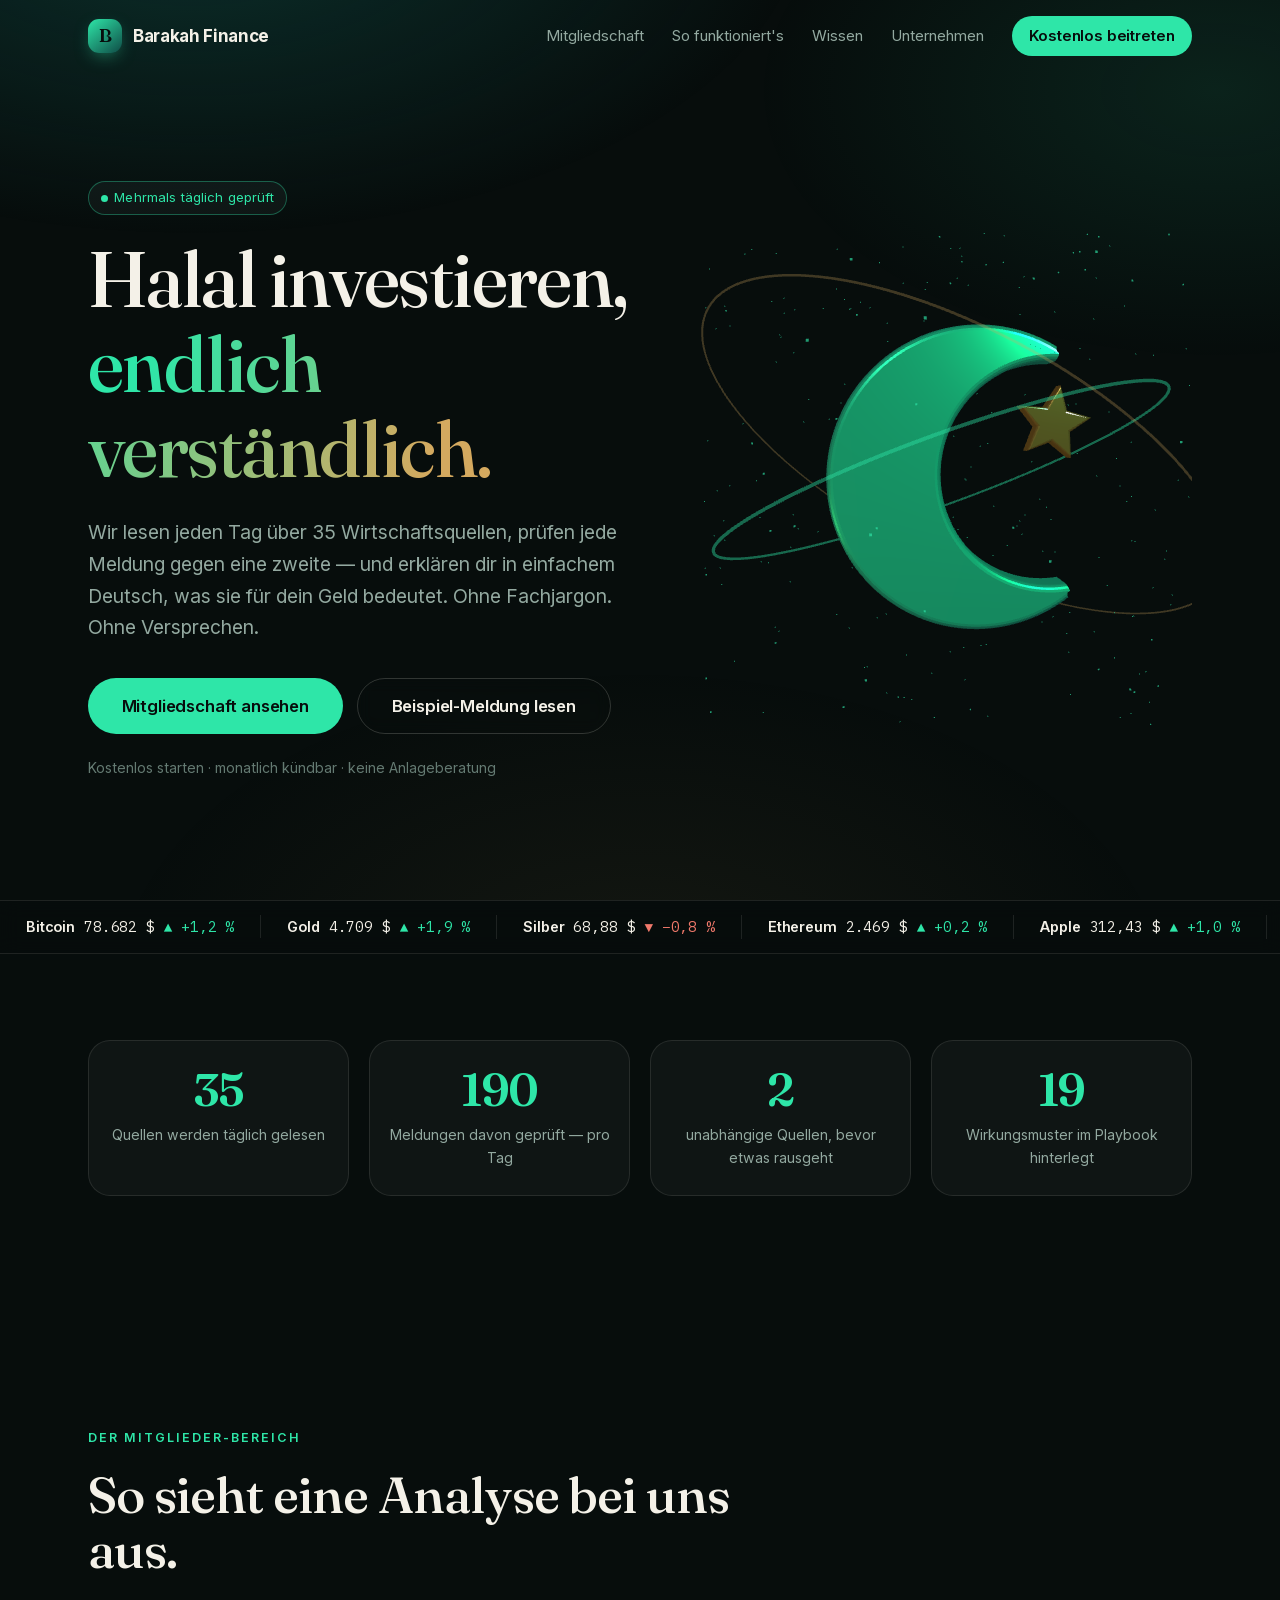
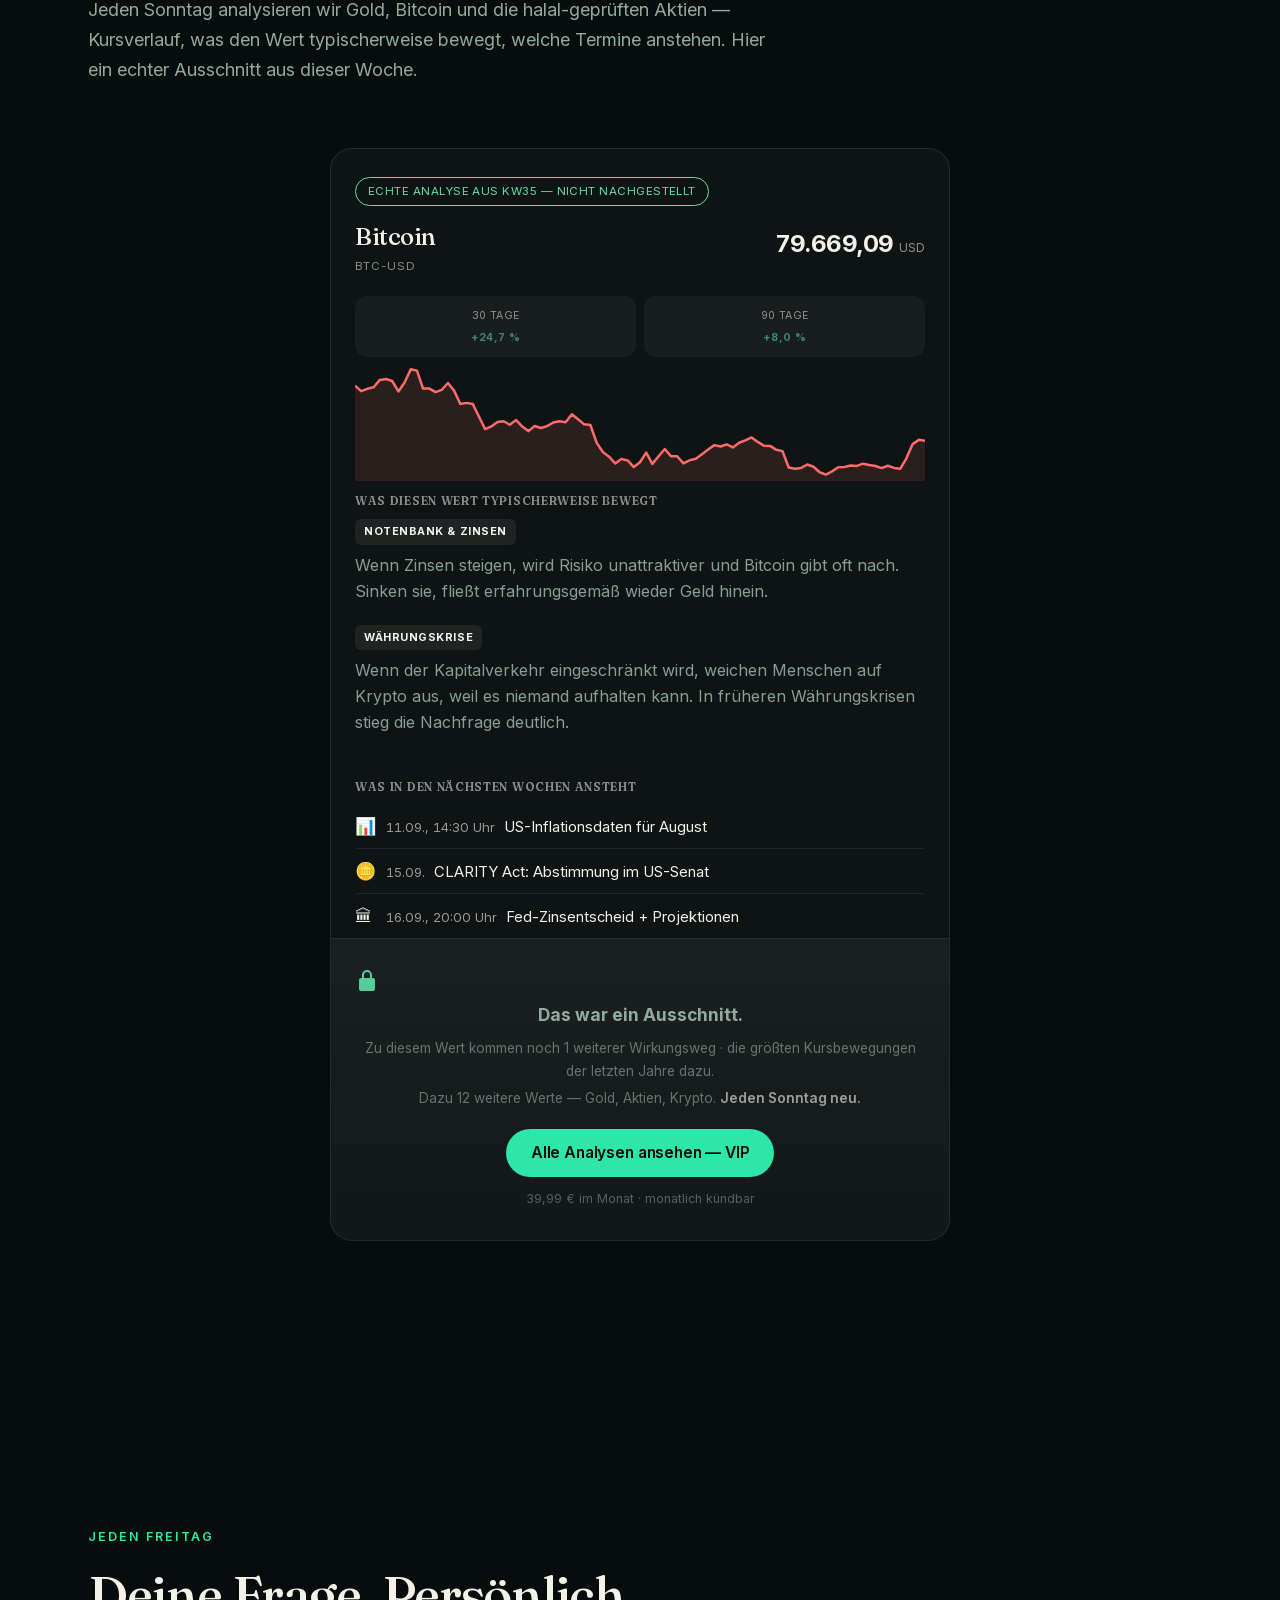
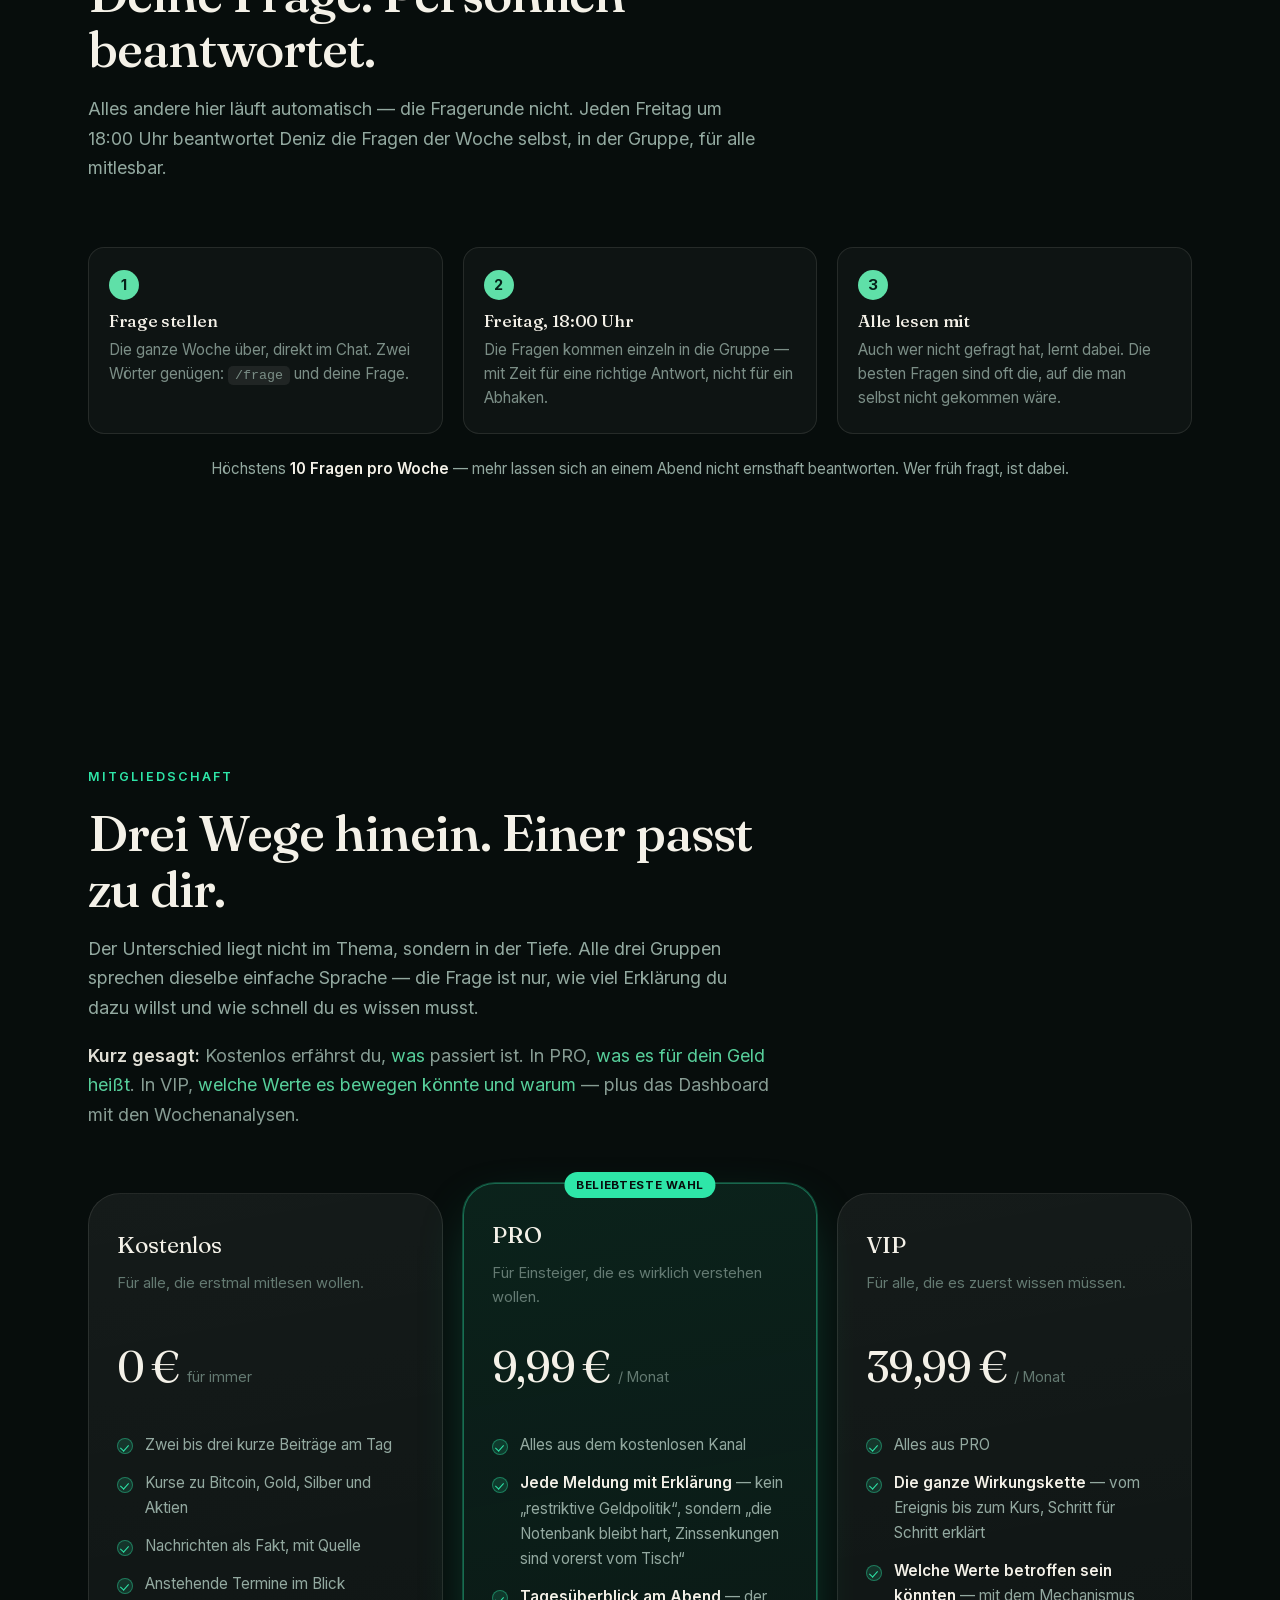
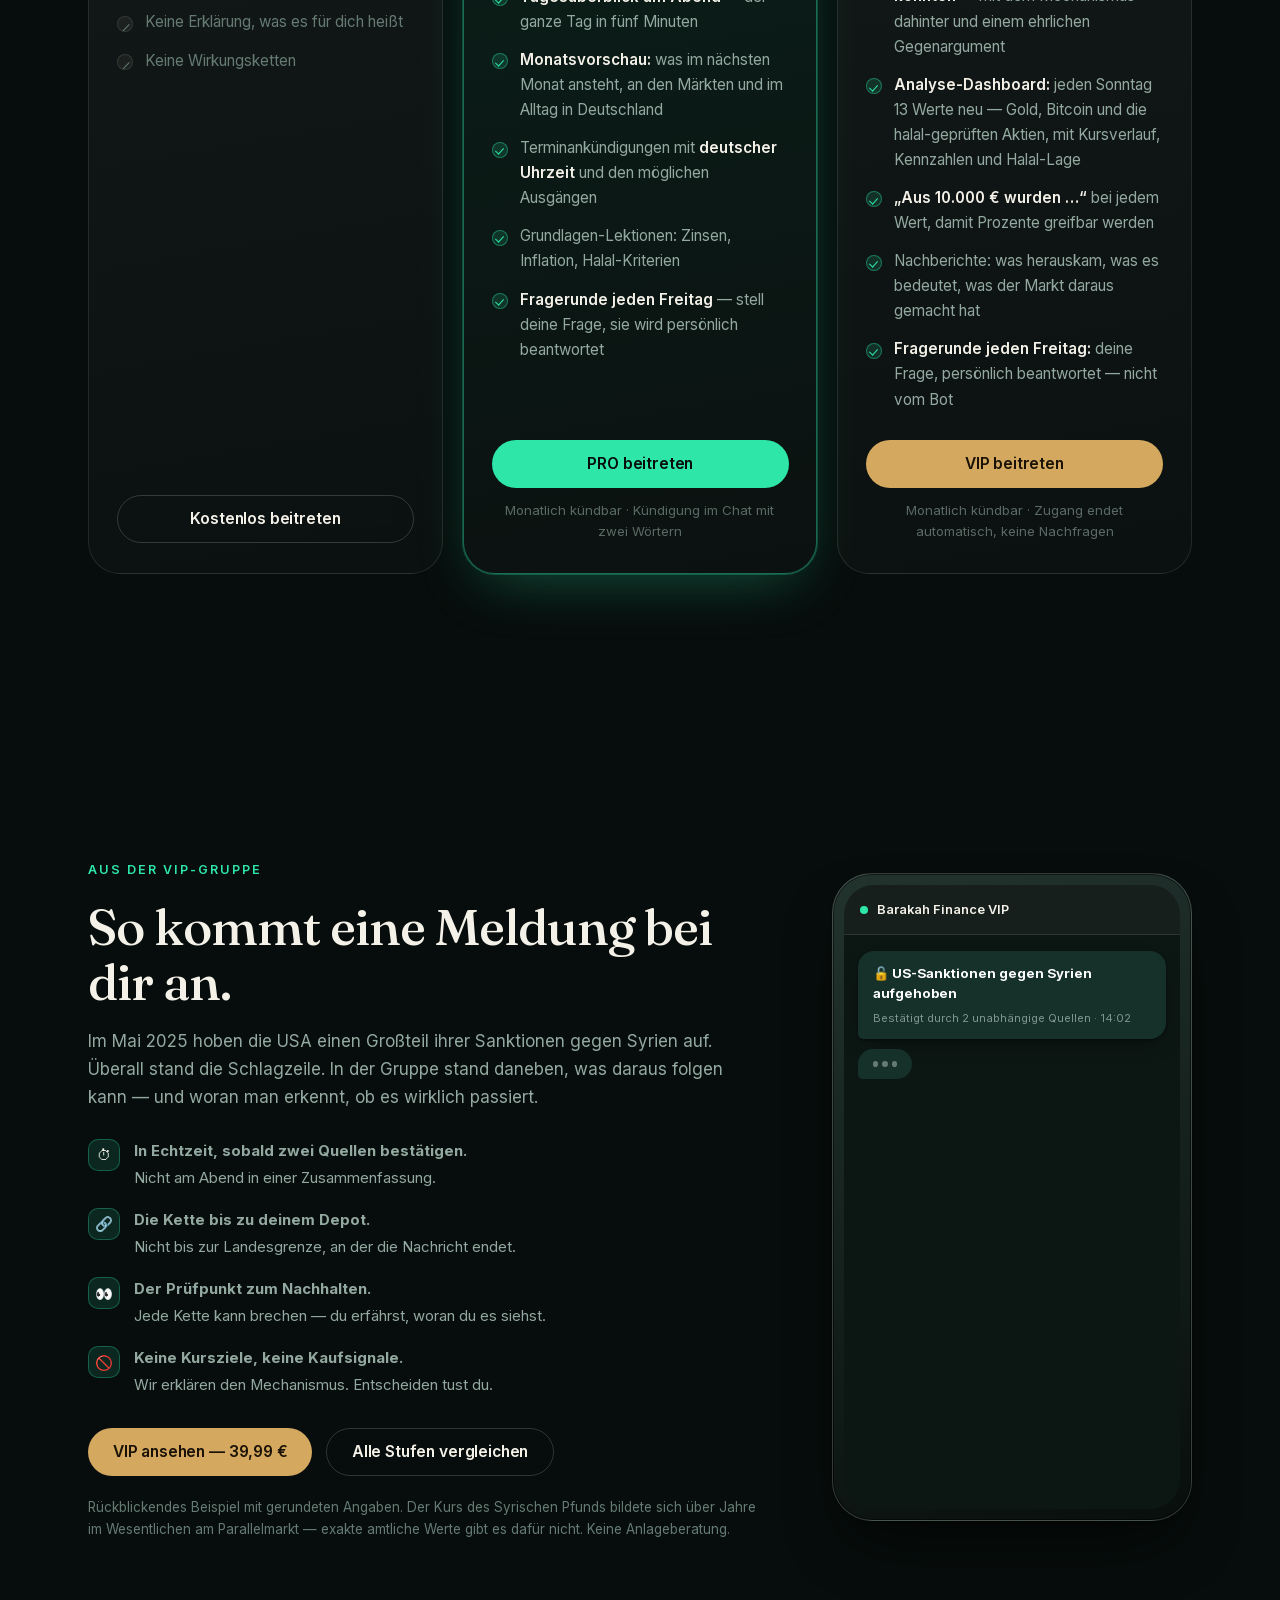
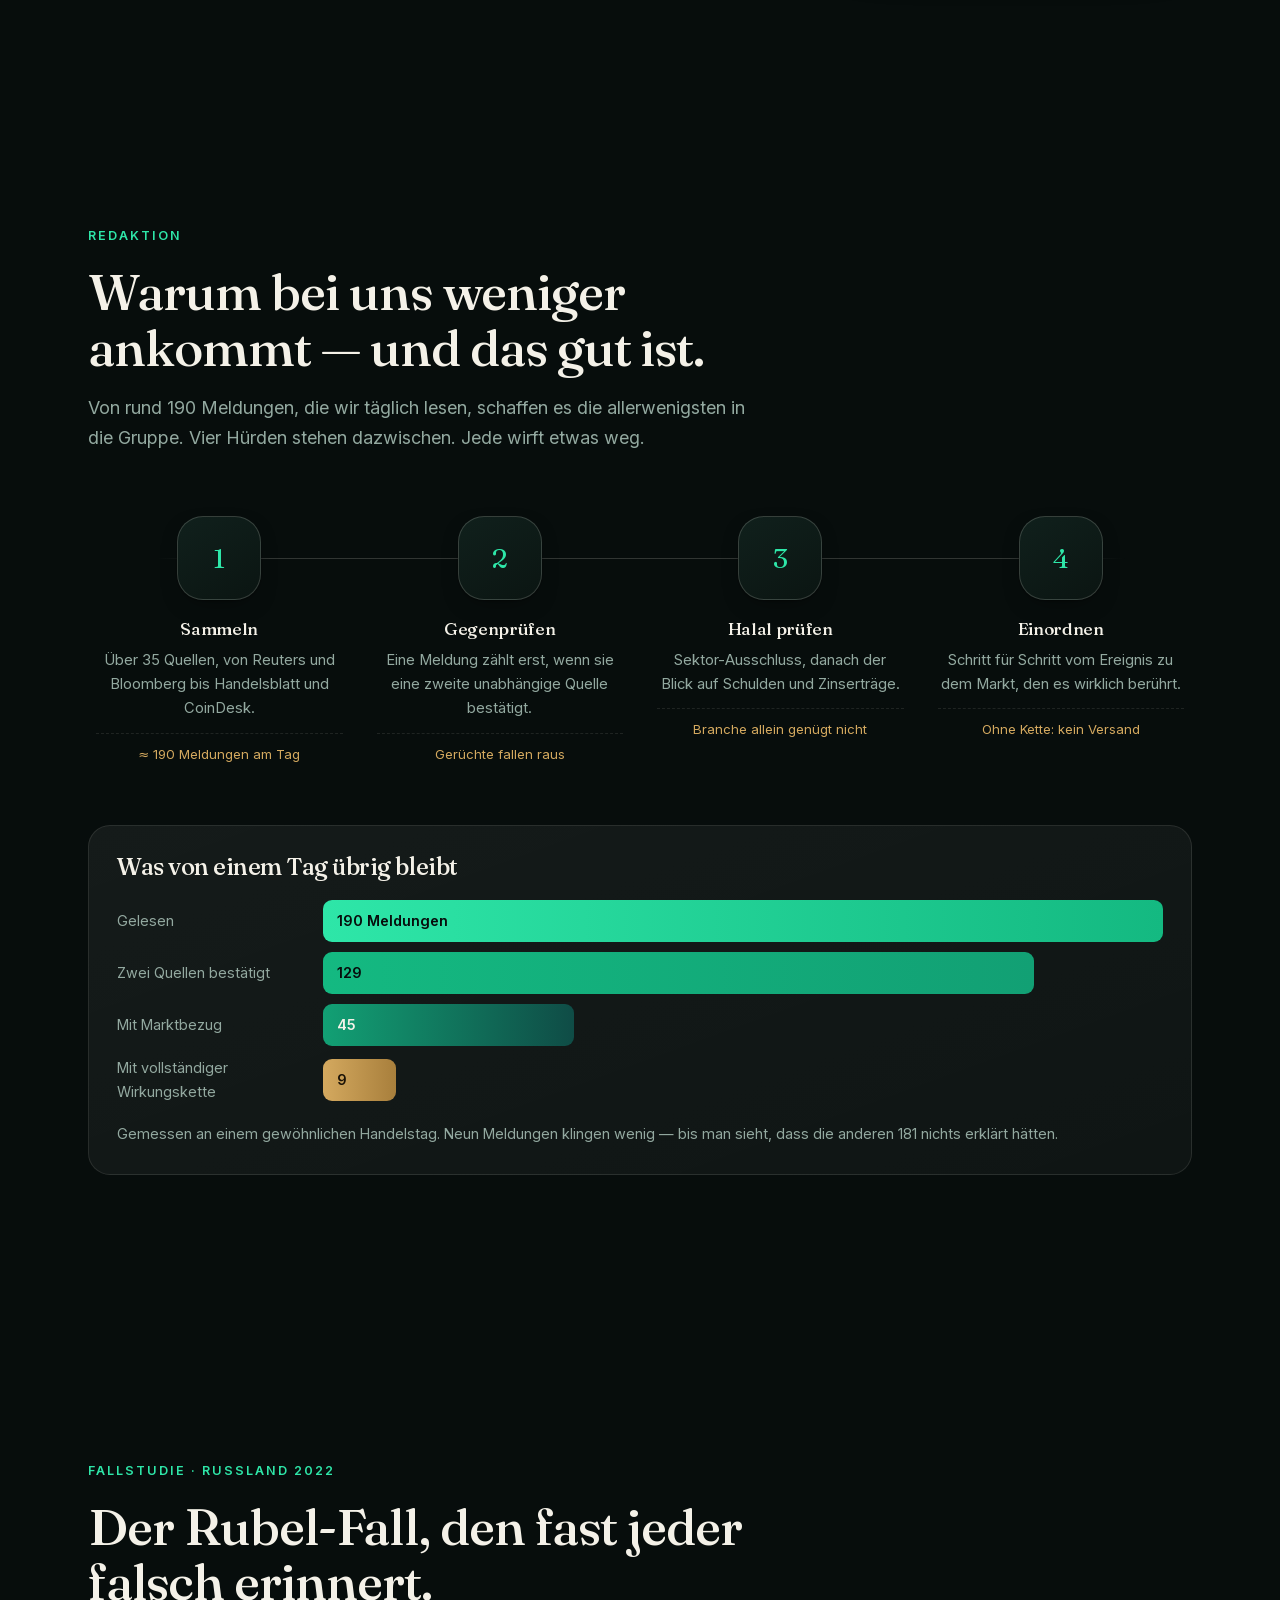
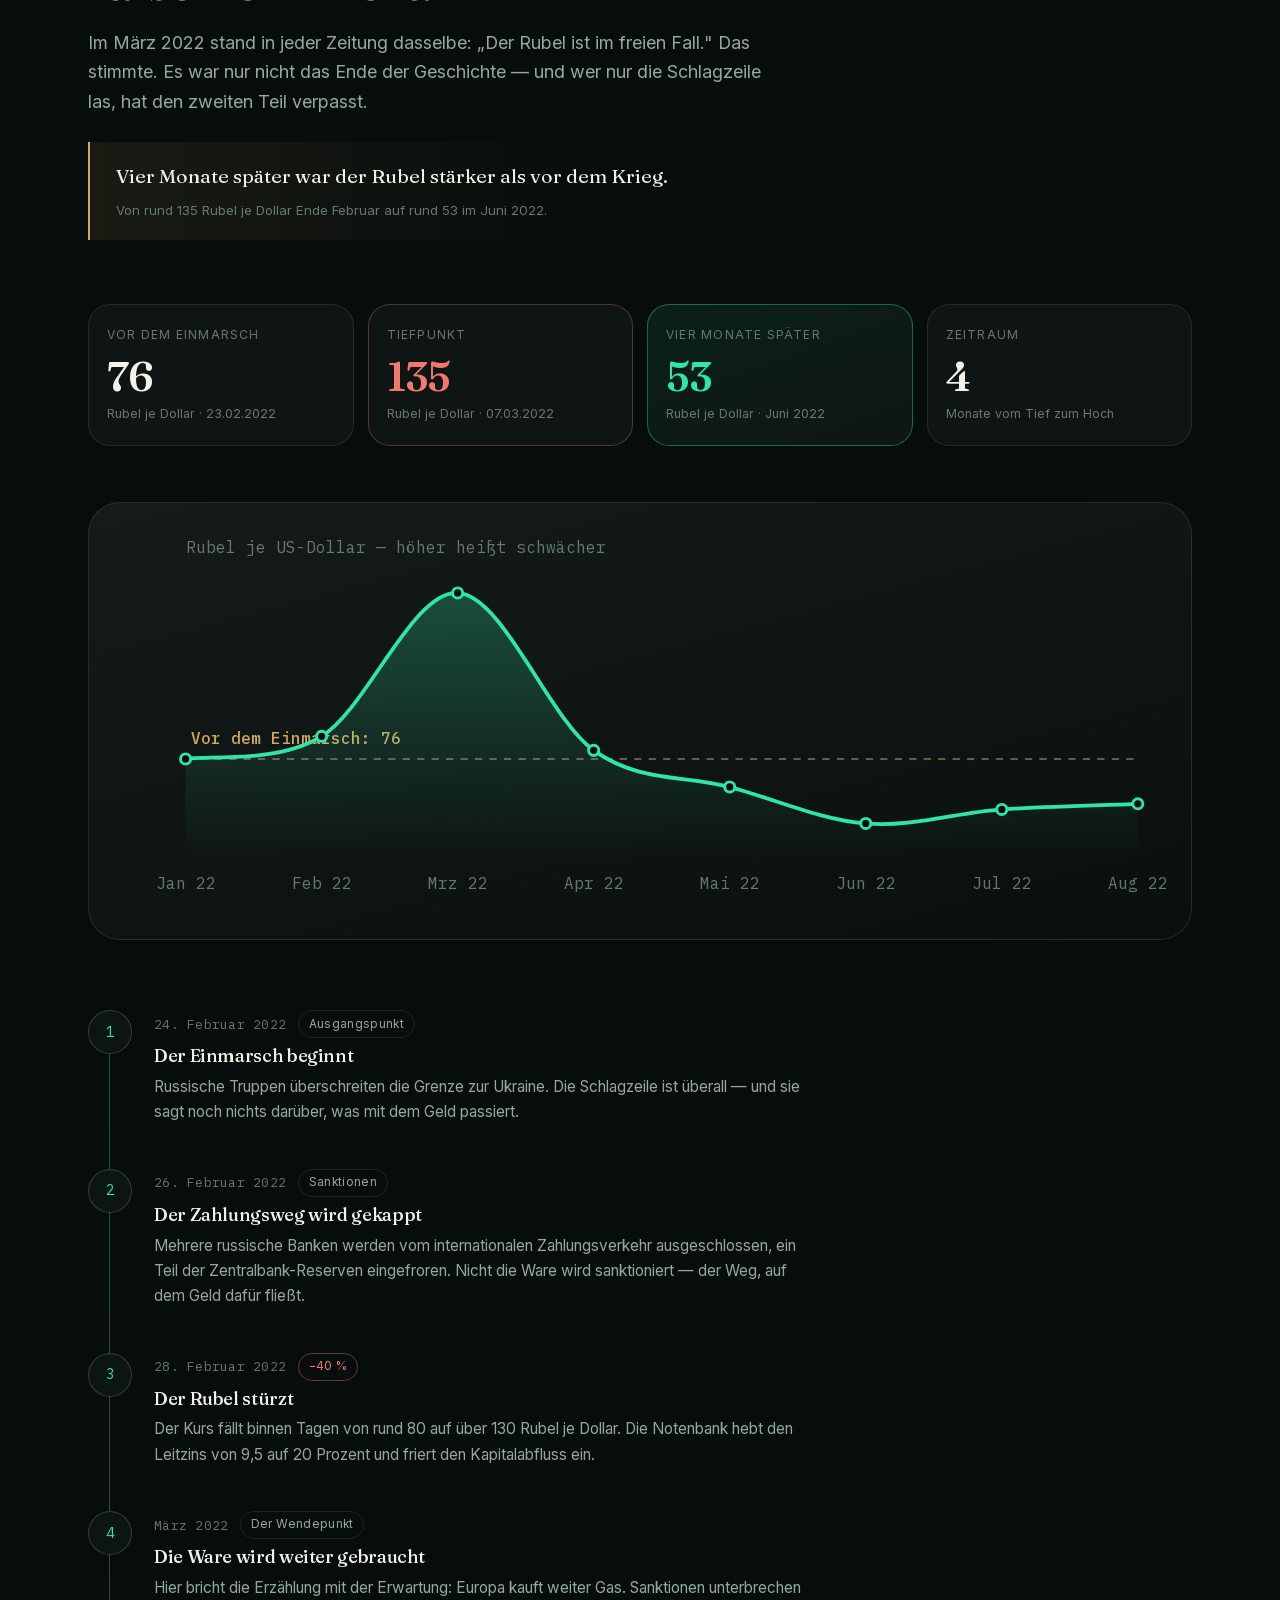
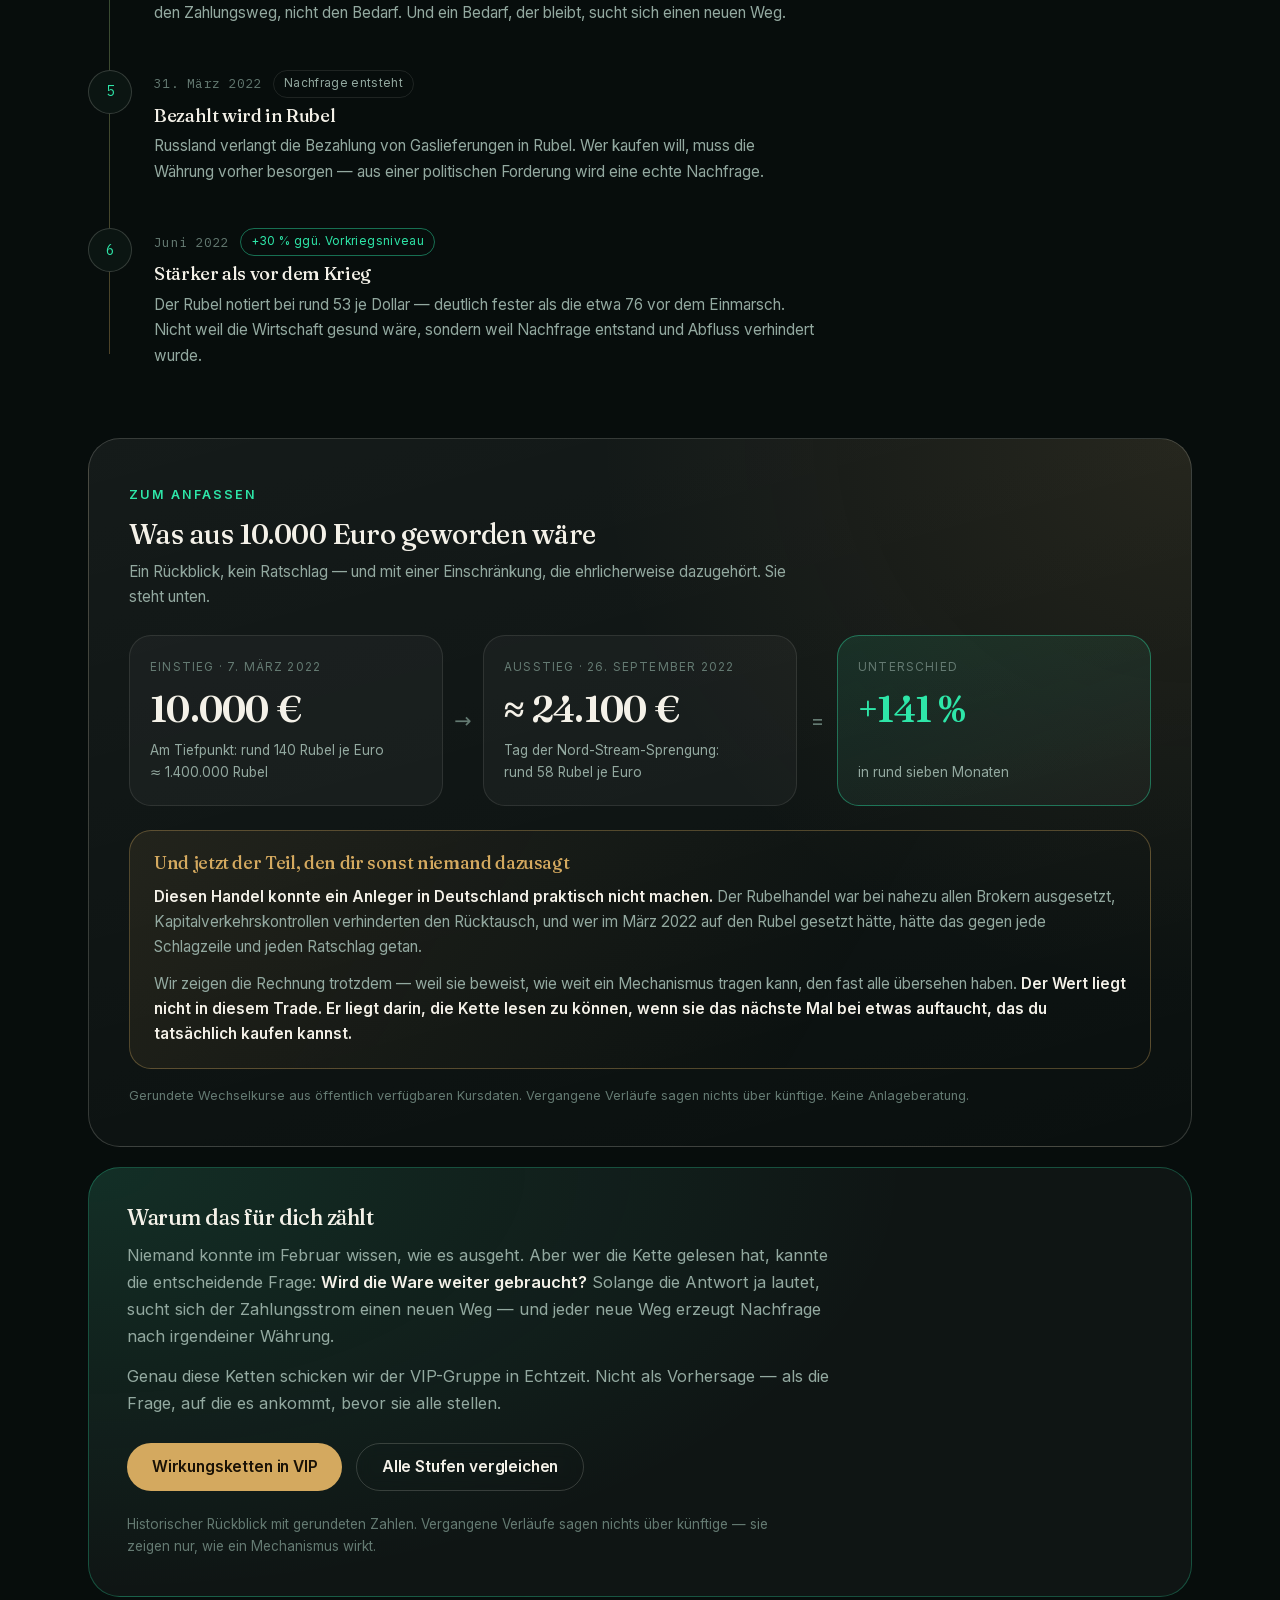
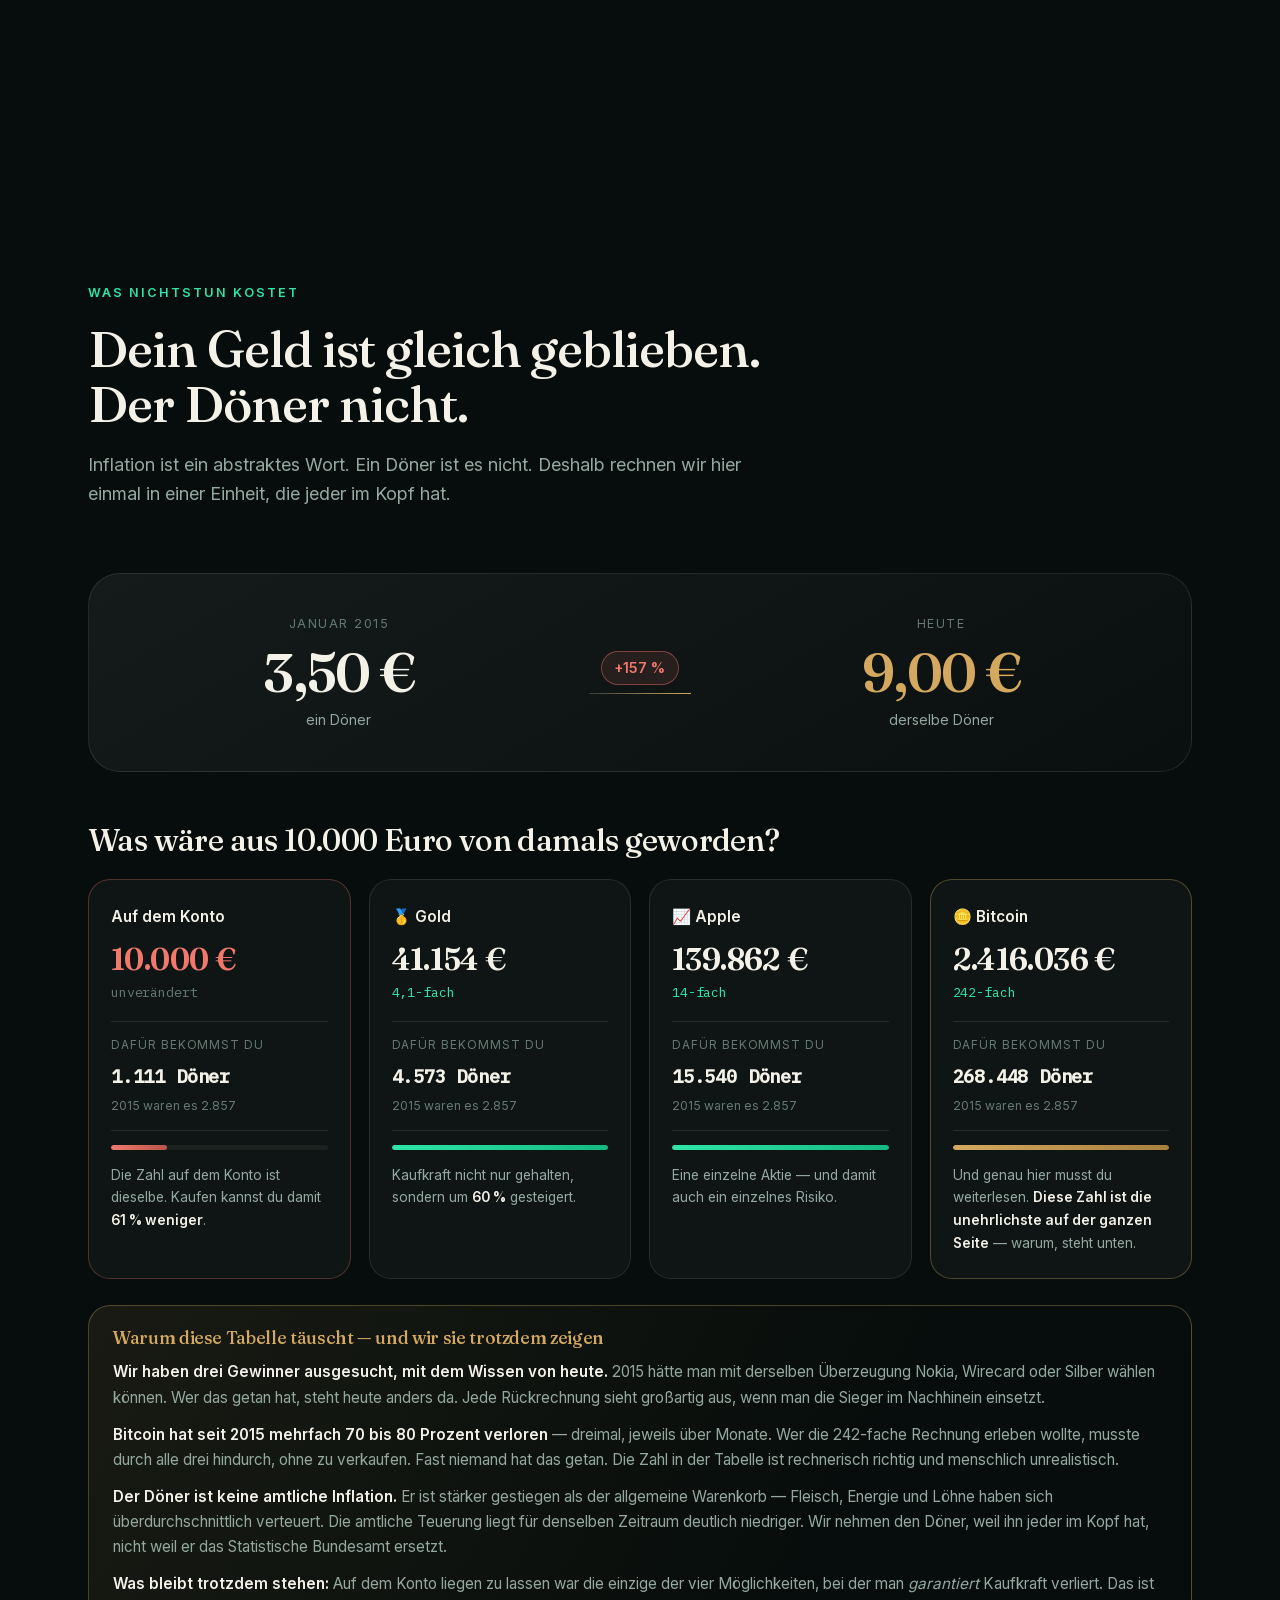
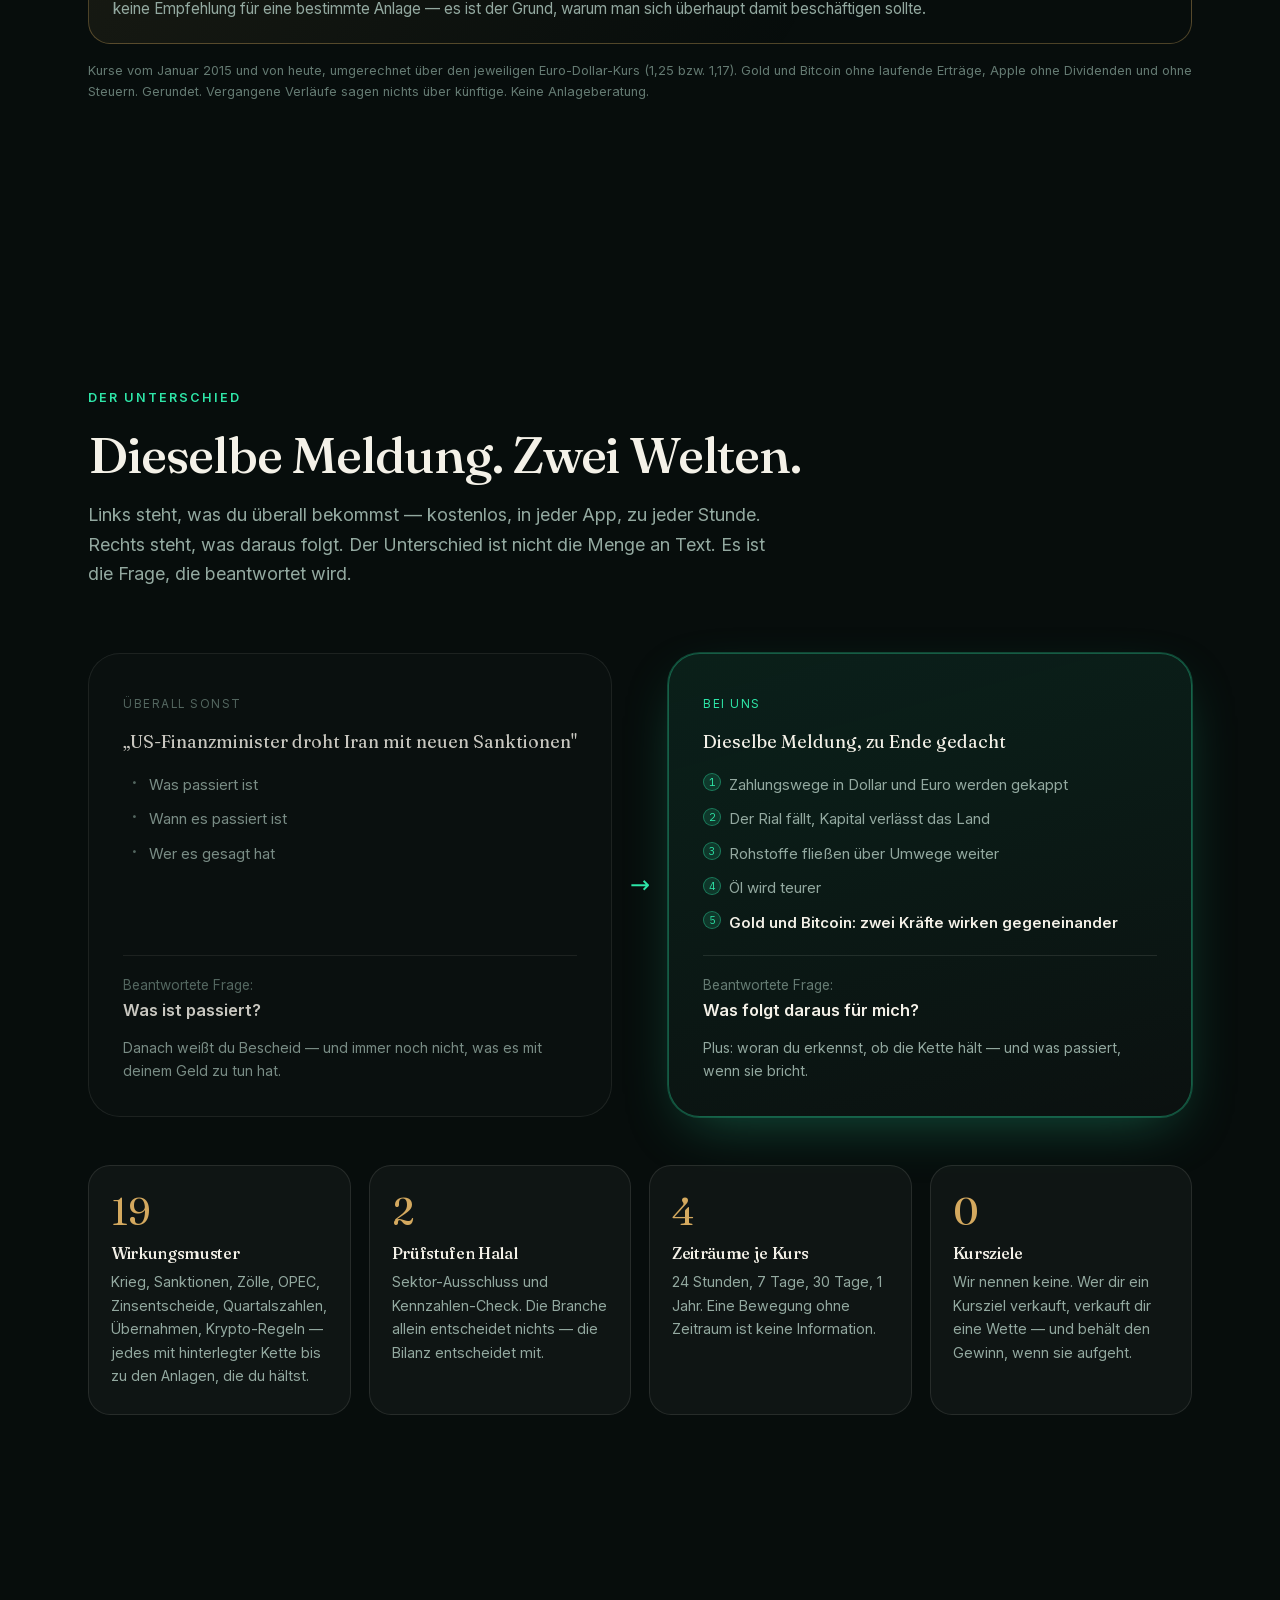
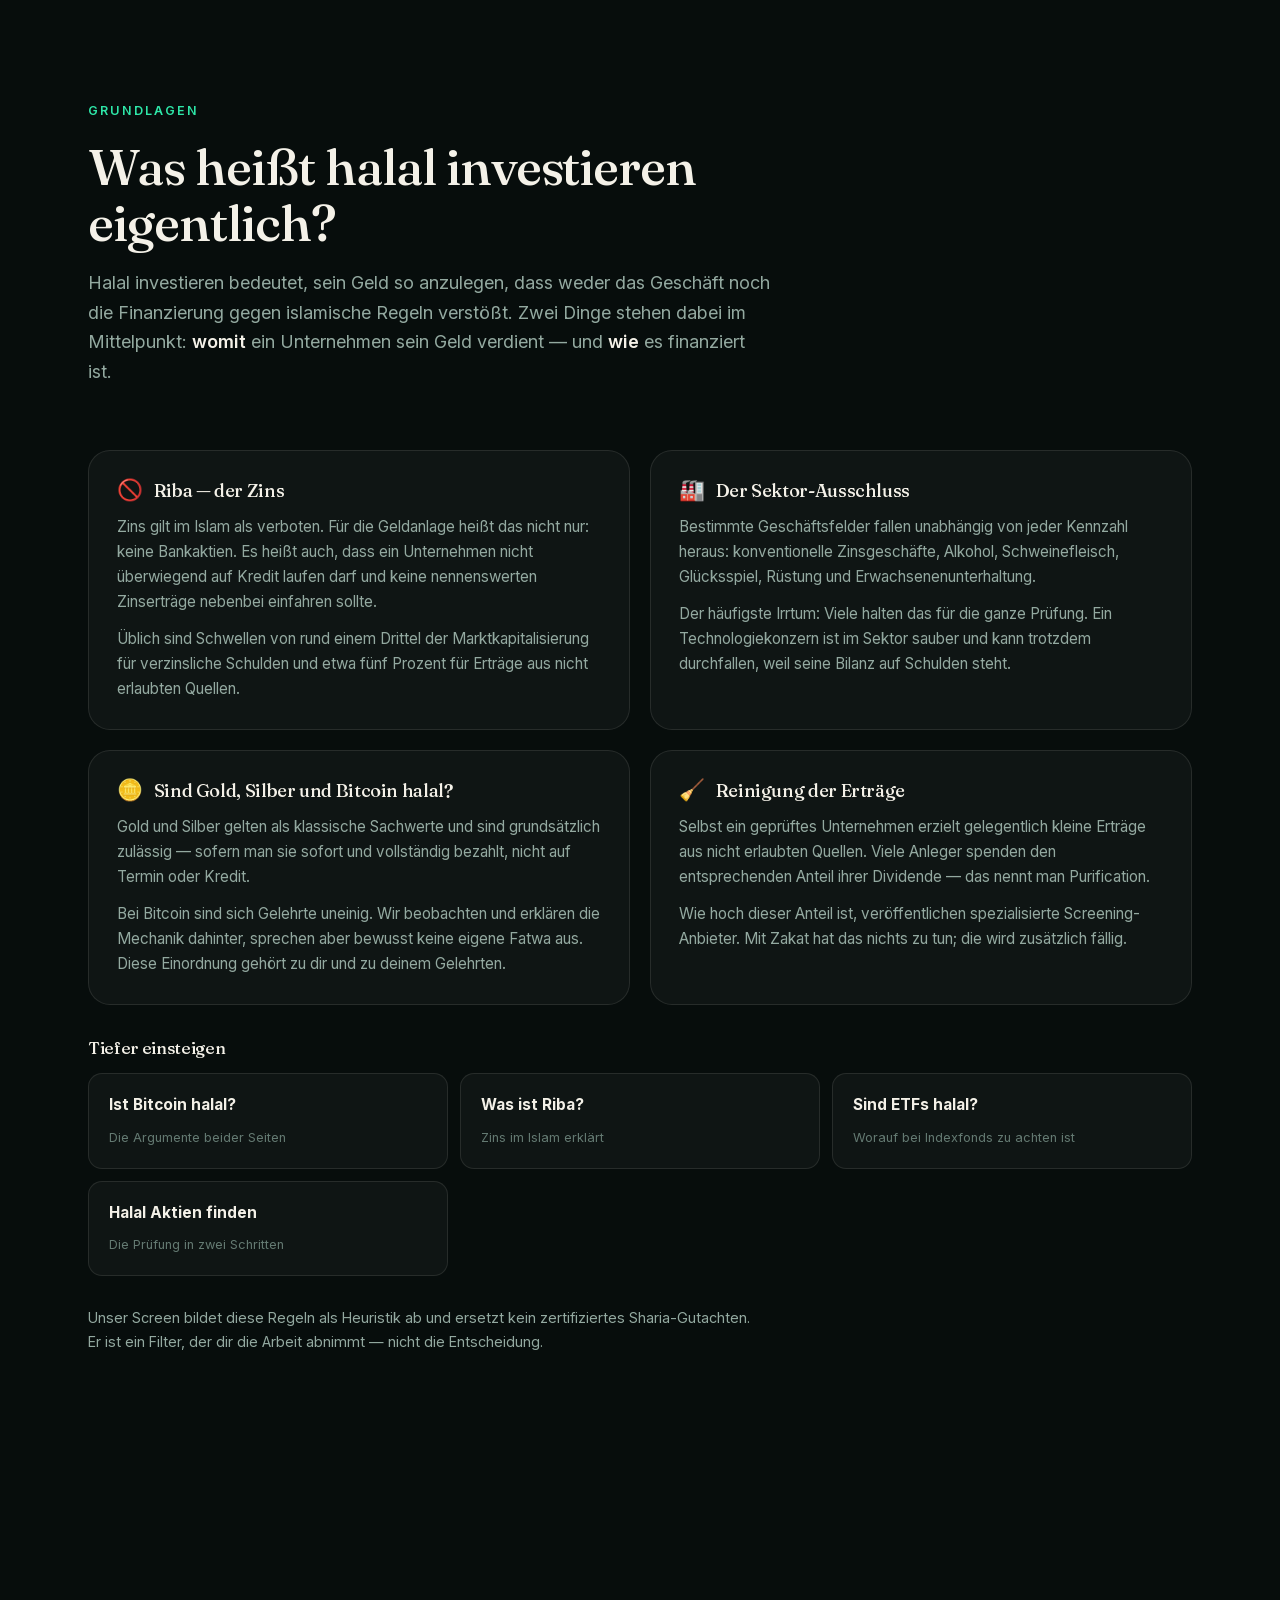
<file: index.html>
<!DOCTYPE html>
<html lang="de" class="no-js">
<head>
<meta charset="UTF-8">
<meta name="viewport" content="width=device-width, initial-scale=1.0">
<title>Halal investieren: geprüfte Aktien, Gold & Bitcoin | Barakah Finance</title>
<meta name="description" content="Halal investieren ohne Rätselraten: Wir prüfen Aktien in zwei Schritten auf Scharia-Konformität, beobachten Gold, Silber und Bitcoin und erklären täglich in einfachem Deutsch, was Marktnachrichten für dein Geld bedeuten.">
<link rel="canonical" href="https://joyful-dasik-cdf792.netlify.app/">
<meta property="og:type" content="website">
<meta property="og:site_name" content="Barakah Finance">
<meta property="og:title" content="Barakah Finance — Halal investieren, endlich verständlich">
<meta property="og:description" content="Täglich geprüfte Marktnachrichten zu halal-konformen Aktien, Gold, Silber und Bitcoin — mit Wirkungskette statt Schlagzeile.">
<meta property="og:url" content="https://joyful-dasik-cdf792.netlify.app/">
<meta property="og:image" content="https://joyful-dasik-cdf792.netlify.app/assets/og-image.png">
<meta property="og:locale" content="de_DE">
<meta name="twitter:card" content="summary_large_image">
<meta name="twitter:title" content="Barakah Finance — Halal investieren, endlich verständlich">
<meta name="twitter:description" content="Täglich geprüfte Marktnachrichten zu Halal-Aktien, Gold, Silber und Bitcoin — mit Wirkungskette statt Schlagzeile.">
<meta name="twitter:image" content="https://joyful-dasik-cdf792.netlify.app/assets/og-image.png">
<link rel="icon" href="assets/favicon.svg" type="image/svg+xml">
<meta name="theme-color" content="#070d0c">
<meta name="keywords" content="halal investieren, halal Aktien, islamkonform investieren, halal Geldanlage, Scharia-konform, Bitcoin halal, Gold halal, Zakat, Riba, halal Depot">

<script type="application/ld+json">
{
  "@context": "https://schema.org",
  "@type": "Organization",
  "name": "Barakah Finance",
  "url": "https://joyful-dasik-cdf792.netlify.app/",
  "logo": "https://joyful-dasik-cdf792.netlify.app/assets/og-image.png",
  "sameAs": ["https://t.me/DerFinanzOnkel_Bot?start=beitreten"]
}
</script>
<script type="application/ld+json">
{
  "@context": "https://schema.org",
  "@type": "FAQPage",
  "mainEntity": [
    {"@type":"Question","name":"Ist Barakah Finance eine Anlageberatung?","acceptedAnswer":{"@type":"Answer","text":"Nein. Alle Inhalte sind Marktbeobachtung und Erklärung — keine Kauf- oder Verkaufsempfehlung, keine Kursziele. Wir erklären, wie etwas funktioniert und welche Fehler dabei üblich sind. Die Entscheidung bleibt bei dir."}},
    {"@type":"Question","name":"Wie funktioniert der Halal-Screen genau?","acceptedAnswer":{"@type":"Answer","text":"In zwei Schritten: zuerst ein Sektor-Ausschluss (u.a. konventionelle Zinsgeschäfte, Alkohol, Glücksspiel, Rüstung, Schweinefleisch, Erwachsenenunterhaltung), danach ein Finanzkennzahlen-Check (Verschuldung relativ zur Marktkapitalisierung, Anteil zinsbasierter Nebenerträge). Es ist eine Heuristik, kein zertifiziertes Sharia-Gutachten."}},
    {"@type":"Question","name":"Was ist der Unterschied zwischen den drei Gruppen?","acceptedAnswer":{"@type":"Answer","text":"Der kostenlose Kanal liefert die Fakten: Kurse, Zahlen, Termine. PRO für 9,99 € erklärt zusätzlich, was eine Meldung für dich bedeutet, und bringt einen wöchentlichen Lehrplan von Grund auf. VIP für 39,99 € bekommt jede Meldung in Echtzeit samt vollständiger Wirkungskette und Zugang zum Dashboard."}},
    {"@type":"Question","name":"Ist Bitcoin halal?","acceptedAnswer":{"@type":"Answer","text":"Das ist unter Gelehrten umstritten. Wir beobachten und melden Marktbewegungen zu Bitcoin, sprechen aber bewusst keine eigene Fatwa und keine Kaufempfehlung aus."}},
    {"@type":"Question","name":"Woher stammen die Nachrichten und Daten?","acceptedAnswer":{"@type":"Answer","text":"Aus über 35 Wirtschafts- und Nachrichtenquellen. Eine Meldung wird erst veröffentlicht, wenn sie von mindestens zwei unabhängigen Quellen übereinstimmend bestätigt wurde. Kurse stammen von Börsendaten und CoinGecko."}},
    {"@type":"Question","name":"Kann ich jederzeit kündigen?","acceptedAnswer":{"@type":"Answer","text":"Ja. Beide bezahlten Gruppen sind monatlich kündbar, ohne Mindestlaufzeit."}}
  ]
}
</script><link rel="stylesheet" href="css/fonts.css?v=659375b0">
<link rel="stylesheet" href="css/style.css?v=d37303cd">
<script>document.documentElement.classList.remove('no-js');</script>
</head>
<body>

<div class="progress" id="progress"></div>

<header class="header" id="header">
  <div class="wrap header-inner">
    <a href="#" class="logo"><span class="logo-mark">B</span> Barakah&nbsp;Finance</a>
    <nav class="nav" id="nav">
      <a href="#stufen">Mitgliedschaft</a>
      <a href="#vip-beispiel">So funktioniert&#39;s</a>
      <a href="#halal-investieren">Wissen</a>
      <a href="#unternehmen">Unternehmen</a>
      <a class="btn btn-sm" data-cta="free" href="#">Kostenlos beitreten</a>
    </nav>
    <button class="burger" id="burger" aria-label="Menü öffnen" aria-expanded="false">
      <span></span><span></span><span></span>
    </button>
  </div>
</header>

<!-- ============ HELD ============ -->
<section class="hero">
  <div class="wrap hero-grid">
    <div>
      <span class="chip chip-live"><span class="dot"></span> Mehrmals täglich geprüft</span>
      <h1>Halal investieren,<br><span class="grad">endlich verständlich.</span></h1>
      <p class="hero-lead">
        Wir lesen jeden Tag über 35 Wirtschaftsquellen, prüfen jede Meldung gegen
        eine zweite — und erklären dir in einfachem Deutsch, was sie für dein
        Geld bedeutet. Ohne Fachjargon. Ohne Versprechen.
      </p>
      <div class="hero-cta">
        <a class="btn btn-lg" data-cta="pro" href="#stufen">Mitgliedschaft ansehen</a>
        <a class="btn btn-ghost btn-lg" href="#beispiel">Beispiel-Meldung lesen</a>
      </div>
      <p class="hero-note">Kostenlos starten · monatlich kündbar · keine Anlageberatung</p>
    </div>
    <div class="hero-visual">
      <div class="hero-fallback" id="hero-fallback"></div>
      <canvas id="hero-canvas"></canvas>
    </div>
  </div>
</section>

<!-- ============ ZAHLENBAND ============ -->
<section class="ticker" aria-hidden="true">
  <div class="ticker-track" id="ticker"></div>
</section>

<!-- ============ ZAHLEN ============ -->
<section class="section" style="padding-block:clamp(48px,7vw,86px)">
  <div class="wrap">
    <div class="facts reveal">
      <div class="fact"><b data-count="35">35</b><span>Quellen werden täglich gelesen</span></div>
      <div class="fact"><b data-count="190">190</b><span>Meldungen davon geprüft — pro Tag</span></div>
      <div class="fact"><b data-count="2">2</b><span>unabhängige Quellen, bevor etwas rausgeht</span></div>
      <div class="fact"><b data-count="19">19</b><span>Wirkungsmuster im Playbook hinterlegt</span></div>
    </div>
  </div>
</section>

<!-- ============ STUFEN ============ -->
<section class="section" id="dashboard-blick">
  <div class="wrap">
    <div class="section-head reveal">
      <span class="eyebrow">Der Mitglieder-Bereich</span>
      <h2>So sieht eine Analyse bei uns aus.</h2>
      <p>
        Jeden Sonntag analysieren wir Gold, Bitcoin und die halal-geprüften
        Aktien — Kursverlauf, was den Wert typischerweise bewegt, welche
        Termine anstehen. Hier ein echter Ausschnitt aus dieser Woche.
      </p>
    </div>
    <div id="analyse-teaser" class="reveal"></div>
  </div>
</section>

<section class="section" id="fragerunde">
  <div class="wrap">
    <div class="section-head reveal">
      <span class="eyebrow">Jeden Freitag</span>
      <h2>Deine Frage. Persönlich beantwortet.</h2>
      <p>
        Alles andere hier läuft automatisch — die Fragerunde nicht. Jeden
        Freitag um 18:00 Uhr beantwortet Deniz die Fragen der Woche selbst,
        in der Gruppe, für alle mitlesbar.
      </p>
    </div>

    <div class="fr-grid reveal">
      <div class="fr-schritt">
        <span class="fr-nr">1</span>
        <h3>Frage stellen</h3>
        <p>Die ganze Woche über, direkt im Chat. Zwei Wörter genügen:
          <code>/frage</code> und deine Frage.</p>
      </div>
      <div class="fr-schritt">
        <span class="fr-nr">2</span>
        <h3>Freitag, 18:00 Uhr</h3>
        <p>Die Fragen kommen einzeln in die Gruppe — mit Zeit für eine
          richtige Antwort, nicht für ein Abhaken.</p>
      </div>
      <div class="fr-schritt">
        <span class="fr-nr">3</span>
        <h3>Alle lesen mit</h3>
        <p>Auch wer nicht gefragt hat, lernt dabei. Die besten Fragen sind
          oft die, auf die man selbst nicht gekommen wäre.</p>
      </div>
    </div>

    <p class="fr-hinweis reveal">
      Höchstens <strong>10 Fragen pro Woche</strong> — mehr lassen sich an
      einem Abend nicht ernsthaft beantworten. Wer früh fragt, ist dabei.
    </p>
  </div>
</section>

<section class="section" id="stufen">
  <div class="wrap">
    <div class="section-head reveal">
      <span class="eyebrow">Mitgliedschaft</span>
      <h2>Drei Wege hinein. Einer passt zu dir.</h2>
      <p>
        Der Unterschied liegt nicht im Thema, sondern in der Tiefe. Alle drei
        Gruppen sprechen dieselbe einfache Sprache — die Frage ist nur, wie viel
        Erklärung du dazu willst und wie schnell du es wissen musst.
      </p>
      <p class="stufen-hilfe">
        <strong>Kurz gesagt:</strong> Kostenlos erfährst du, <em>was</em>
        passiert ist. In PRO, <em>was es für dein Geld heißt</em>. In VIP,
        <em>welche Werte es bewegen könnte und warum</em> — plus das
        Dashboard mit den Wochenanalysen.
      </p>
    </div>

    <div class="tiers">
      <article class="tier reveal">
        <div class="tier-name">Kostenlos</div>
        <p class="tier-for">Für alle, die erstmal mitlesen wollen.</p>
        <div class="tier-price"><span class="amount">0 €</span><span class="per">für immer</span></div>
        <ul>
          <li>Zwei bis drei kurze Beiträge am Tag</li>
          <li>Kurse zu Bitcoin, Gold, Silber und Aktien</li>
          <li>Nachrichten als Fakt, mit Quelle</li>
          <li>Anstehende Termine im Blick</li>
          <li class="muted">Keine Erklärung, was es für dich heißt</li>
          <li class="muted">Keine Wirkungsketten</li>
        </ul>
        <a class="btn btn-ghost" data-cta="free" href="#">Kostenlos beitreten</a>
      </article>

      <article class="tier tier-featured reveal">
        <div class="tier-name">PRO</div>
        <p class="tier-for">Für Einsteiger, die es wirklich verstehen wollen.</p>
        <div class="tier-price"><span class="amount">9,99 €</span><span class="per">/ Monat</span></div>
        <ul>
          <li>Alles aus dem kostenlosen Kanal</li>
          <li><strong>Jede Meldung mit Erklärung</strong> — kein „restriktive
              Geldpolitik“, sondern „die Notenbank bleibt hart, Zinssenkungen
              sind vorerst vom Tisch“</li>
          <li><strong>Tagesüberblick am Abend</strong> — der ganze Tag in fünf
              Minuten</li>
          <li><strong>Monatsvorschau:</strong> was im nächsten Monat ansteht,
              an den Märkten und im Alltag in Deutschland</li>
          <li>Terminankündigungen mit <strong>deutscher Uhrzeit</strong> und
              den möglichen Ausgängen</li>
          <li>Grundlagen-Lektionen: Zinsen, Inflation, Halal-Kriterien</li>
          <li><strong>Fragerunde jeden Freitag</strong> — stell deine Frage,
              sie wird persönlich beantwortet</li>
        </ul>
        <a class="btn" data-cta="pro" href="#">PRO beitreten</a>
        <p class="tier-fuss">Monatlich kündbar · Kündigung im Chat mit zwei
          Wörtern</p>
      </article>

      <article class="tier reveal">
        <div class="tier-name">VIP</div>
        <p class="tier-for">Für alle, die es zuerst wissen müssen.</p>
        <div class="tier-price"><span class="amount">39,99 €</span><span class="per">/ Monat</span></div>
        <ul>
          <li>Alles aus PRO</li>
          <li><strong>Die ganze Wirkungskette</strong> — vom Ereignis bis zum
              Kurs, Schritt für Schritt erklärt</li>
          <li><strong>Welche Werte betroffen sein könnten</strong> — mit dem
              Mechanismus dahinter und einem ehrlichen Gegenargument</li>
          <li><strong>Analyse-Dashboard:</strong> jeden Sonntag 13 Werte neu —
              Gold, Bitcoin und die halal-geprüften Aktien, mit Kursverlauf,
              Kennzahlen und Halal-Lage</li>
          <li><strong>„Aus 10.000 € wurden …“</strong> bei jedem Wert, damit
              Prozente greifbar werden</li>
          <li>Nachberichte: was herauskam, was es bedeutet, was der Markt
              daraus gemacht hat</li>
          <li><strong>Fragerunde jeden Freitag:</strong> deine Frage, persönlich
              beantwortet — nicht vom Bot</li>
        </ul>
        <a class="btn btn-brass" data-cta="vip" href="#">VIP beitreten</a>
        <p class="tier-fuss">Monatlich kündbar · Zugang endet automatisch,
          keine Nachfragen</p>
      </article>
    </div>
  </div>
</section>

<!-- ============ VIP-BEISPIEL ============ -->
<section class="section" id="vip-beispiel">
  <div class="wrap vip-demo">
    <div class="reveal">
      <span class="eyebrow">Aus der VIP-Gruppe</span>
      <h2>So kommt eine Meldung bei dir an.</h2>
      <p style="margin-top:18px">
        Im Mai 2025 hoben die USA einen Großteil ihrer Sanktionen gegen Syrien
        auf. Überall stand die Schlagzeile. In der Gruppe stand daneben, was
        daraus folgen kann — und woran man erkennt, ob es wirklich passiert.
      </p>

      <ul class="vip-punkte">
        <li>
          <span class="vp-k">⏱</span>
          <span><b>In Echtzeit, sobald zwei Quellen bestätigen.</b>
          Nicht am Abend in einer Zusammenfassung.</span>
        </li>
        <li>
          <span class="vp-k">🔗</span>
          <span><b>Die Kette bis zu deinem Depot.</b>
          Nicht bis zur Landesgrenze, an der die Nachricht endet.</span>
        </li>
        <li>
          <span class="vp-k">👀</span>
          <span><b>Der Prüfpunkt zum Nachhalten.</b>
          Jede Kette kann brechen — du erfährst, woran du es siehst.</span>
        </li>
        <li>
          <span class="vp-k">🚫</span>
          <span><b>Keine Kursziele, keine Kaufsignale.</b>
          Wir erklären den Mechanismus. Entscheiden tust du.</span>
        </li>
      </ul>

      <div class="hero-cta" style="margin-top:30px">
        <a class="btn btn-brass" data-cta="vip" href="#">VIP ansehen — 39,99 €</a>
        <a class="btn btn-ghost" href="#stufen">Alle Stufen vergleichen</a>
      </div>

      <p style="margin-top:20px;font-size:.84rem;color:var(--sage-2)">
        Rückblickendes Beispiel mit gerundeten Angaben. Der Kurs des Syrischen
        Pfunds bildete sich über Jahre im Wesentlichen am Parallelmarkt — exakte
        amtliche Werte gibt es dafür nicht. Keine Anlageberatung.
      </p>
    </div>

    <div class="reveal" id="vip-phone"></div>
  </div>
</section>

<!-- ============ WEG EINER MELDUNG ============ -->
<section class="section" id="weg" data-kuerzen>
  <div class="wrap">
    <div class="section-head reveal">
      <span class="eyebrow">Redaktion</span>
      <h2>Warum bei uns weniger ankommt — und das gut ist.</h2>
      <p>
        Von rund 190 Meldungen, die wir täglich lesen, schaffen es die
        allerwenigsten in die Gruppe. Vier Hürden stehen dazwischen. Jede
        wirft etwas weg.
      </p>
    </div>

    <div class="flow reveal">
      <div class="flow-step">
        <div class="flow-num">1</div>
        <h3>Sammeln</h3>
        <p>Über 35 Quellen, von Reuters und Bloomberg bis Handelsblatt und CoinDesk.</p>
        <div class="flow-kill">≈ 190 Meldungen am Tag</div>
      </div>
      <div class="flow-step">
        <div class="flow-num">2</div>
        <h3>Gegenprüfen</h3>
        <p>Eine Meldung zählt erst, wenn sie eine zweite unabhängige Quelle bestätigt.</p>
        <div class="flow-kill">Gerüchte fallen raus</div>
      </div>
      <div class="flow-step">
        <div class="flow-num">3</div>
        <h3>Halal prüfen</h3>
        <p>Sektor-Ausschluss, danach der Blick auf Schulden und Zinserträge.</p>
        <div class="flow-kill">Branche allein genügt nicht</div>
      </div>
      <div class="flow-step">
        <div class="flow-num">4</div>
        <h3>Einordnen</h3>
        <p>Schritt für Schritt vom Ereignis zu dem Markt, den es wirklich berührt.</p>
        <div class="flow-kill">Ohne Kette: kein Versand</div>
      </div>
    </div>

    <div class="card reveal" style="margin-top:clamp(36px,5vw,60px)">
      <h3 style="margin-bottom:20px">Was von einem Tag übrig bleibt</h3>
      <div class="funnel" id="funnel">
        <div class="funnel-row"><span class="funnel-lbl">Gelesen</span>
          <div class="funnel-bar" data-w="100" style="width:100%">190 Meldungen</div></div>
        <div class="funnel-row"><span class="funnel-lbl">Zwei Quellen bestätigt</span>
          <div class="funnel-bar" data-w="68" style="width:68%">129</div></div>
        <div class="funnel-row"><span class="funnel-lbl">Mit Marktbezug</span>
          <div class="funnel-bar" data-w="24" style="width:24%">45</div></div>
        <div class="funnel-row"><span class="funnel-lbl">Mit vollständiger Wirkungskette</span>
          <div class="funnel-bar" data-w="7" style="width:7%">9</div></div>
      </div>
      <p style="margin-top:18px;font-size:.9rem">
        Gemessen an einem gewöhnlichen Handelstag. Neun Meldungen klingen wenig —
        bis man sieht, dass die anderen 181 nichts erklärt hätten.
      </p>
    </div>
  </div>
</section>

<!-- ============ FALLSTUDIE ============ -->
<section class="section case" id="beispiel" data-kuerzen>
  <div class="wrap">
    <div class="section-head case-intro reveal">
      <span class="eyebrow">Fallstudie · Russland 2022</span>
      <h2>Der Rubel-Fall, den fast jeder falsch erinnert.</h2>
      <p>
        Im März 2022 stand in jeder Zeitung dasselbe: „Der Rubel ist im freien
        Fall." Das stimmte. Es war nur nicht das Ende der Geschichte — und wer
        nur die Schlagzeile las, hat den zweiten Teil verpasst.
      </p>
      <blockquote class="case-quote">
        Vier Monate später war der Rubel stärker als vor dem Krieg.
        <small>Von rund 135 Rubel je Dollar Ende Februar auf rund 53 im Juni 2022.</small>
      </blockquote>
    </div>

    <div class="case-kpi reveal">
      <div class="kpi">
        <span class="kpi-lbl">Vor dem Einmarsch</span>
        <b class="kpi-val mono">76</b>
        <span class="kpi-sub">Rubel je Dollar · 23.02.2022</span>
      </div>
      <div class="kpi kpi-bad">
        <span class="kpi-lbl">Tiefpunkt</span>
        <b class="kpi-val mono">135</b>
        <span class="kpi-sub">Rubel je Dollar · 07.03.2022</span>
      </div>
      <div class="kpi kpi-good">
        <span class="kpi-lbl">Vier Monate später</span>
        <b class="kpi-val mono">53</b>
        <span class="kpi-sub">Rubel je Dollar · Juni 2022</span>
      </div>
      <div class="kpi">
        <span class="kpi-lbl">Zeitraum</span>
        <b class="kpi-val mono">4</b>
        <span class="kpi-sub">Monate vom Tief zum Hoch</span>
      </div>
    </div>

    <div class="case-chart-box reveal" id="case-chart"></div>

    <div class="case-steps reveal" id="case-steps"></div>

    <div class="rechnung reveal">
      <div class="rechnung-kopf">
        <span class="eyebrow" style="margin:0">Zum Anfassen</span>
        <h3>Was aus 10.000 Euro geworden wäre</h3>
        <p>
          Ein Rückblick, kein Ratschlag — und mit einer Einschränkung, die
          ehrlicherweise dazugehört. Sie steht unten.
        </p>
      </div>

      <div class="rechnung-grid">
        <div class="rechnung-schritt">
          <span class="rechnung-lbl">Einstieg · 7. März 2022</span>
          <b class="rechnung-val mono">10.000 €</b>
          <span class="rechnung-sub">Am Tiefpunkt: rund 140 Rubel je Euro<br>≈ 1.400.000 Rubel</span>
        </div>
        <div class="rechnung-pfeil" aria-hidden="true">→</div>
        <div class="rechnung-schritt">
          <span class="rechnung-lbl">Ausstieg · 26. September 2022</span>
          <b class="rechnung-val mono">≈ 24.100 €</b>
          <span class="rechnung-sub">Tag der Nord-Stream-Sprengung:<br>rund 58 Rubel je Euro</span>
        </div>
        <div class="rechnung-pfeil" aria-hidden="true">=</div>
        <div class="rechnung-schritt rechnung-ergebnis">
          <span class="rechnung-lbl">Unterschied</span>
          <b class="rechnung-val mono">+141 %</b>
          <span class="rechnung-sub">in rund sieben Monaten</span>
        </div>
      </div>

      <div class="rechnung-warnung">
        <h4>Und jetzt der Teil, den dir sonst niemand dazusagt</h4>
        <p>
          <strong>Diesen Handel konnte ein Anleger in Deutschland praktisch nicht
          machen.</strong> Der Rubelhandel war bei nahezu allen Brokern ausgesetzt,
          Kapitalverkehrskontrollen verhinderten den Rücktausch, und wer im März
          2022 auf den Rubel gesetzt hätte, hätte das gegen jede Schlagzeile und
          jeden Ratschlag getan.
        </p>
        <p>
          Wir zeigen die Rechnung trotzdem — weil sie beweist, wie weit ein
          Mechanismus tragen kann, den fast alle übersehen haben. <strong>Der Wert
          liegt nicht in diesem Trade. Er liegt darin, die Kette lesen zu
          können, wenn sie das nächste Mal bei etwas auftaucht, das du
          tatsächlich kaufen kannst.</strong>
        </p>
      </div>

      <p class="rechnung-quelle">
        Gerundete Wechselkurse aus öffentlich verfügbaren Kursdaten. Vergangene
        Verläufe sagen nichts über künftige. Keine Anlageberatung.
      </p>
    </div>

    <div class="case-fazit reveal">
      <h3>Warum das für dich zählt</h3>
      <p>
        Niemand konnte im Februar wissen, wie es ausgeht. Aber wer die Kette
        gelesen hat, kannte die entscheidende Frage: <strong>Wird die Ware weiter
        gebraucht?</strong> Solange die Antwort ja lautet, sucht sich der
        Zahlungsstrom einen neuen Weg — und jeder neue Weg erzeugt Nachfrage
        nach irgendeiner Währung.
      </p>
      <p style="margin-top:14px">
        Genau diese Ketten schicken wir der VIP-Gruppe in Echtzeit. Nicht als
        Vorhersage — als die Frage, auf die es ankommt, bevor sie alle stellen.
      </p>
      <div class="hero-cta" style="margin-top:26px">
        <a class="btn btn-brass" data-cta="vip" href="#">Wirkungsketten in VIP</a>
        <a class="btn btn-ghost" href="#stufen">Alle Stufen vergleichen</a>
      </div>
      <p style="margin-top:22px;font-size:.84rem;color:var(--sage-2)">
        Historischer Rückblick mit gerundeten Zahlen. Vergangene Verläufe sagen
        nichts über künftige — sie zeigen nur, wie ein Mechanismus wirkt.
      </p>
    </div>
  </div>
</section>

<!-- ============ INFLATION / DOENER ============ -->
<section class="section" id="inflation" data-kuerzen>
  <div class="wrap">
    <div class="section-head reveal">
      <span class="eyebrow">Was Nichtstun kostet</span>
      <h2>Dein Geld ist gleich geblieben.<br>Der Döner nicht.</h2>
      <p>
        Inflation ist ein abstraktes Wort. Ein Döner ist es nicht. Deshalb
        rechnen wir hier einmal in einer Einheit, die jeder im Kopf hat.
      </p>
    </div>

    <div class="doener-anker reveal">
      <div class="da-seite">
        <span class="da-jahr">Januar 2015</span>
        <b class="da-preis mono">3,50 €</b>
        <span class="da-sub">ein Döner</span>
      </div>
      <div class="da-pfeil" aria-hidden="true">
        <span class="da-plus">+157 %</span>
        <span class="da-strich"></span>
      </div>
      <div class="da-seite da-heute">
        <span class="da-jahr">Heute</span>
        <b class="da-preis mono">9,00 €</b>
        <span class="da-sub">derselbe Döner</span>
      </div>
    </div>

    <h3 class="doener-frage reveal">Was wäre aus 10.000 Euro von damals geworden?</h3>

    <div class="doener-grid">
      <article class="dcard reveal dcard-bar">
        <span class="dc-name">Auf dem Konto</span>
        <b class="dc-wert mono">10.000 €</b>
        <span class="dc-faktor mono">unverändert</span>
        <div class="dc-doener">
          <span class="dc-lbl">dafür bekommst du</span>
          <b class="mono">1.111 Döner</b>
          <span class="dc-vorher">2015 waren es 2.857</span>
        </div>
        <div class="dc-balken"><span style="width:26%"></span></div>
        <p class="dc-fazit">Die Zahl auf dem Konto ist dieselbe. Kaufen kannst du damit <strong>61 % weniger</strong>.</p>
      </article>

      <article class="dcard reveal">
        <span class="dc-name">🥇 Gold</span>
        <b class="dc-wert mono">41.154 €</b>
        <span class="dc-faktor mono up">4,1-fach</span>
        <div class="dc-doener">
          <span class="dc-lbl">dafür bekommst du</span>
          <b class="mono">4.573 Döner</b>
          <span class="dc-vorher">2015 waren es 2.857</span>
        </div>
        <div class="dc-balken"><span style="width:100%"></span></div>
        <p class="dc-fazit">Kaufkraft nicht nur gehalten, sondern um <strong>60 %</strong> gesteigert.</p>
      </article>

      <article class="dcard reveal">
        <span class="dc-name">📈 Apple</span>
        <b class="dc-wert mono">139.862 €</b>
        <span class="dc-faktor mono up">14-fach</span>
        <div class="dc-doener">
          <span class="dc-lbl">dafür bekommst du</span>
          <b class="mono">15.540 Döner</b>
          <span class="dc-vorher">2015 waren es 2.857</span>
        </div>
        <div class="dc-balken"><span style="width:100%"></span></div>
        <p class="dc-fazit">Eine einzelne Aktie — und damit auch ein einzelnes Risiko.</p>
      </article>

      <article class="dcard reveal dcard-extrem">
        <span class="dc-name">🪙 Bitcoin</span>
        <b class="dc-wert mono">2.416.036 €</b>
        <span class="dc-faktor mono up">242-fach</span>
        <div class="dc-doener">
          <span class="dc-lbl">dafür bekommst du</span>
          <b class="mono">268.448 Döner</b>
          <span class="dc-vorher">2015 waren es 2.857</span>
        </div>
        <div class="dc-balken"><span style="width:100%"></span></div>
        <p class="dc-fazit">Und genau hier musst du weiterlesen. <strong>Diese Zahl ist die unehrlichste auf der ganzen Seite</strong> — warum, steht unten.</p>
      </article>
    </div>

    <div class="rechnung-warnung reveal" style="margin-top:26px">
      <h4>Warum diese Tabelle täuscht — und wir sie trotzdem zeigen</h4>
      <p>
        <strong>Wir haben drei Gewinner ausgesucht, mit dem Wissen von heute.</strong>
        2015 hätte man mit derselben Überzeugung Nokia, Wirecard oder Silber
        wählen können. Wer das getan hat, steht heute anders da. Jede
        Rückrechnung sieht großartig aus, wenn man die Sieger im Nachhinein
        einsetzt.
      </p>
      <p>
        <strong>Bitcoin hat seit 2015 mehrfach 70 bis 80 Prozent verloren</strong> —
        dreimal, jeweils über Monate. Wer die 242-fache Rechnung erleben wollte,
        musste durch alle drei hindurch, ohne zu verkaufen. Fast niemand hat das
        getan. Die Zahl in der Tabelle ist rechnerisch richtig und menschlich
        unrealistisch.
      </p>
      <p>
        <strong>Der Döner ist keine amtliche Inflation.</strong> Er ist stärker
        gestiegen als der allgemeine Warenkorb — Fleisch, Energie und Löhne
        haben sich überdurchschnittlich verteuert. Die amtliche Teuerung liegt
        für denselben Zeitraum deutlich niedriger. Wir nehmen den Döner, weil
        ihn jeder im Kopf hat, nicht weil er das Statistische Bundesamt ersetzt.
      </p>
      <p>
        <strong>Was bleibt trotzdem stehen:</strong> Auf dem Konto liegen zu
        lassen war die einzige der vier Möglichkeiten, bei der man
        <em>garantiert</em> Kaufkraft verliert. Das ist keine Empfehlung für
        eine bestimmte Anlage — es ist der Grund, warum man sich überhaupt
        damit beschäftigen sollte.
      </p>
    </div>

    <p class="rechnung-quelle reveal">
      Kurse vom Januar 2015 und von heute, umgerechnet über den jeweiligen
      Euro-Dollar-Kurs (1,25 bzw. 1,17). Gold und Bitcoin ohne laufende Erträge,
      Apple ohne Dividenden und ohne Steuern. Gerundet. Vergangene Verläufe
      sagen nichts über künftige. Keine Anlageberatung.
    </p>
  </div>
</section>

<!-- ============ GEGENUEBERSTELLUNG ============ -->
<section class="section" id="tiefe" data-kuerzen>
  <div class="wrap">
    <div class="section-head reveal">
      <span class="eyebrow">Der Unterschied</span>
      <h2>Dieselbe Meldung. Zwei Welten.</h2>
      <p>
        Links steht, was du überall bekommst — kostenlos, in jeder App, zu jeder
        Stunde. Rechts steht, was daraus folgt. Der Unterschied ist nicht die
        Menge an Text. Es ist die Frage, die beantwortet wird.
      </p>
    </div>

    <div class="versus reveal">
      <article class="versus-col versus-alt">
        <header><span class="versus-tag">Überall sonst</span></header>
        <p class="versus-head">„US-Finanzminister droht Iran mit neuen Sanktionen"</p>
        <ul class="versus-list">
          <li>Was passiert ist</li>
          <li>Wann es passiert ist</li>
          <li>Wer es gesagt hat</li>
        </ul>
        <p class="versus-frage">Beantwortete Frage:<br><strong>Was ist passiert?</strong></p>
        <p class="versus-fazit">Danach weißt du Bescheid — und immer noch nicht, was es mit deinem Geld zu tun hat.</p>
      </article>

      <div class="versus-pfeil" aria-hidden="true">
        <span>→</span>
      </div>

      <article class="versus-col versus-wir">
        <header><span class="versus-tag versus-tag-wir">Bei uns</span></header>
        <p class="versus-head">Dieselbe Meldung, zu Ende gedacht</p>
        <ol class="versus-kette">
          <li>Zahlungswege in Dollar und Euro werden gekappt</li>
          <li>Der Rial fällt, Kapital verlässt das Land</li>
          <li>Rohstoffe fließen über Umwege weiter</li>
          <li>Öl wird teurer</li>
          <li><strong>Gold und Bitcoin: zwei Kräfte wirken gegeneinander</strong></li>
        </ol>
        <p class="versus-frage">Beantwortete Frage:<br><strong>Was folgt daraus für mich?</strong></p>
        <p class="versus-fazit">Plus: woran du erkennst, ob die Kette hält — und was passiert, wenn sie bricht.</p>
      </article>
    </div>

    <div class="tiefe-grid">
      <div class="tiefe-item reveal">
        <span class="tiefe-num">19</span>
        <h3>Wirkungsmuster</h3>
        <p>Krieg, Sanktionen, Zölle, OPEC, Zinsentscheide, Quartalszahlen, Übernahmen, Krypto-Regeln — jedes mit hinterlegter Kette bis zu den Anlagen, die du hältst.</p>
      </div>
      <div class="tiefe-item reveal">
        <span class="tiefe-num">2</span>
        <h3>Prüfstufen Halal</h3>
        <p>Sektor-Ausschluss und Kennzahlen-Check. Die Branche allein entscheidet nichts — die Bilanz entscheidet mit.</p>
      </div>
      <div class="tiefe-item reveal">
        <span class="tiefe-num">4</span>
        <h3>Zeiträume je Kurs</h3>
        <p>24 Stunden, 7 Tage, 30 Tage, 1 Jahr. Eine Bewegung ohne Zeitraum ist keine Information.</p>
      </div>
      <div class="tiefe-item reveal">
        <span class="tiefe-num">0</span>
        <h3>Kursziele</h3>
        <p>Wir nennen keine. Wer dir ein Kursziel verkauft, verkauft dir eine Wette — und behält den Gewinn, wenn sie aufgeht.</p>
      </div>
    </div>
  </div>
</section>

<!-- ============ WAS HEISST HALAL INVESTIEREN ============ -->
<section class="section" id="halal-investieren" data-kuerzen>
  <div class="wrap">
    <div class="section-head reveal">
      <span class="eyebrow">Grundlagen</span>
      <h2>Was heißt halal investieren eigentlich?</h2>
      <p>
        Halal investieren bedeutet, sein Geld so anzulegen, dass weder das
        Geschäft noch die Finanzierung gegen islamische Regeln verstößt. Zwei
        Dinge stehen dabei im Mittelpunkt: <strong>womit</strong> ein Unternehmen
        sein Geld verdient — und <strong>wie</strong> es finanziert ist.
      </p>
    </div>

    <div class="know">
      <div class="know-item reveal">
        <h3><i>🚫</i> Riba — der Zins</h3>
        <p>
          Zins gilt im Islam als verboten. Für die Geldanlage heißt das nicht nur:
          keine Bankaktien. Es heißt auch, dass ein Unternehmen nicht überwiegend
          auf Kredit laufen darf und keine nennenswerten Zinserträge nebenbei
          einfahren sollte.
        </p>
        <p>
          Üblich sind Schwellen von rund einem Drittel der Marktkapitalisierung
          für verzinsliche Schulden und etwa fünf Prozent für Erträge aus nicht
          erlaubten Quellen.
        </p>
      </div>

      <div class="know-item reveal">
        <h3><i>🏭</i> Der Sektor-Ausschluss</h3>
        <p>
          Bestimmte Geschäftsfelder fallen unabhängig von jeder Kennzahl heraus:
          konventionelle Zinsgeschäfte, Alkohol, Schweinefleisch, Glücksspiel,
          Rüstung und Erwachsenenunterhaltung.
        </p>
        <p>
          Der häufigste Irrtum: Viele halten das für die ganze Prüfung. Ein
          Technologiekonzern ist im Sektor sauber und kann trotzdem durchfallen,
          weil seine Bilanz auf Schulden steht.
        </p>
      </div>

      <div class="know-item reveal">
        <h3><i>🪙</i> Sind Gold, Silber und Bitcoin halal?</h3>
        <p>
          Gold und Silber gelten als klassische Sachwerte und sind grundsätzlich
          zulässig — sofern man sie sofort und vollständig bezahlt, nicht auf
          Termin oder Kredit.
        </p>
        <p>
          Bei Bitcoin sind sich Gelehrte uneinig. Wir beobachten und erklären die
          Mechanik dahinter, sprechen aber bewusst keine eigene Fatwa aus. Diese
          Einordnung gehört zu dir und zu deinem Gelehrten.
        </p>
      </div>

      <div class="know-item reveal">
        <h3><i>🧹</i> Reinigung der Erträge</h3>
        <p>
          Selbst ein geprüftes Unternehmen erzielt gelegentlich kleine Erträge aus
          nicht erlaubten Quellen. Viele Anleger spenden den entsprechenden
          Anteil ihrer Dividende — das nennt man Purification.
        </p>
        <p>
          Wie hoch dieser Anteil ist, veröffentlichen spezialisierte Screening-
          Anbieter. Mit Zakat hat das nichts zu tun; die wird zusätzlich fällig.
        </p>
      </div>
    </div>

    <div class="wissen-nav reveal" style="margin-top:34px">
      <h3>Tiefer einsteigen</h3>
      <div class="wissen-links">
        <a class="wissen-link" href="pages/wissen/ist-bitcoin-halal.html">
          <b>Ist Bitcoin halal?</b><span>Die Argumente beider Seiten</span></a>
        <a class="wissen-link" href="pages/wissen/was-ist-riba.html">
          <b>Was ist Riba?</b><span>Zins im Islam erklärt</span></a>
        <a class="wissen-link" href="pages/wissen/sind-etfs-halal.html">
          <b>Sind ETFs halal?</b><span>Worauf bei Indexfonds zu achten ist</span></a>
        <a class="wissen-link" href="pages/wissen/halal-aktien-finden.html">
          <b>Halal Aktien finden</b><span>Die Prüfung in zwei Schritten</span></a>
      </div>
    </div>

    <p class="reveal" style="margin-top:30px;font-size:.9rem;max-width:74ch">
      Unser Screen bildet diese Regeln als Heuristik ab und ersetzt kein
      zertifiziertes Sharia-Gutachten. Er ist ein Filter, der dir die Arbeit
      abnimmt — nicht die Entscheidung.
    </p>
  </div>
</section>

<!-- ============ HALAL-PRÜFUNG ============ -->
<section class="section" id="screen">
  <div class="wrap">
    <div class="section-head reveal">
      <span class="eyebrow">Halal-Prüfung</span>
      <h2>Probier es aus: Wähle eine Branche.</h2>
      <p>
        Die meisten glauben, es hänge nur an der Branche. Das ist die Hälfte.
        Ein Unternehmen kann in einer erlaubten Branche arbeiten und trotzdem
        durchfallen — wegen seiner Bilanz.
      </p>
    </div>

    <div class="screen-demo reveal">
      <div class="screen-pick" id="sectors"></div>
      <div class="screen-out" id="verdict">
        <div class="verdict"><span class="verdict-icon">?</span> Wähle links eine Branche</div>
        <p>Wir zeigen dir, woran sie scheitert — oder was danach noch geprüft wird.</p>
      </div>
    </div>
  </div>
</section>

<!-- ============ ANLAGEKLASSEN ============ -->
<section class="section">
  <div class="wrap">
    <div class="section-head reveal">
      <span class="eyebrow">Beobachtet</span>
      <h2>Vier Anlageklassen, ein Blick.</h2>
    </div>
    <div class="grid-4 tilt-scope">
      <article class="card klass tilt reveal">
        <span class="klass-icon">📈</span>
        <h3>Aktien</h3>
        <p>Halal-gescreente Unternehmen aus Technik, Konsum, Industrie und Gesundheit.</p>
      </article>
      <article class="card klass tilt reveal">
        <span class="klass-icon">🥇</span>
        <h3>Gold</h3>
        <p>Der Sachwert, der niemandem gehört, der ihn sperren könnte.</p>
      </article>
      <article class="card klass tilt reveal">
        <span class="klass-icon">🥈</span>
        <h3>Silber</h3>
        <p>Edelmetall und Industriemetall zugleich — deshalb die stärkeren Ausschläge.</p>
      </article>
      <article class="card klass tilt reveal">
        <span class="klass-icon">🪙</span>
        <h3>Bitcoin</h3>
        <p>Beobachtet und eingeordnet. Die religiöse Bewertung bleibt bewusst offen.</p>
      </article>
    </div>
  </div>
</section>

<!-- ============ UNTERNEHMEN ============ -->
<section class="section" id="unternehmen">
  <div class="wrap">
    <div class="section-head reveal">
      <span class="eyebrow">Watchlist</span>
      <h2>Halal-gescreente Unternehmen</h2>
      <p>Ein Ausschnitt aus der Liste, die wir täglich beobachten. In den Gruppen ist sie deutlich länger.</p>
    </div>
    <div class="grid-3" id="companies"></div>
    <div style="margin-top:36px">
      <a class="btn btn-ghost" href="pages/unternehmen.html">Alle Unternehmen ansehen</a>
    </div>
  </div>
</section>

<!-- ============ BLOG ============ -->
<section class="section" id="blog">
  <div class="wrap">
    <div class="section-head reveal">
      <span class="eyebrow">Aus dem Report</span>
      <h2>Neueste Beiträge</h2>
    </div>
    <div class="grid-3" id="posts"></div>
    <div style="margin-top:36px">
      <a class="btn btn-ghost" href="pages/blog.html">Alle Beiträge</a>
    </div>
  </div>
</section>

<!-- ============ FAQ ============ -->
<section class="section" id="faq">
  <div class="wrap">
    <div class="section-head reveal">
      <span class="eyebrow">Bevor du fragst</span>
      <h2>Die ehrlichen Antworten.</h2>
    </div>
    <div class="reveal" id="faq-list"></div>
  </div>
</section>

<!-- ============ ABSCHLUSS ============ -->
<section class="section">
  <div class="wrap">
    <div class="cta-box reveal">
      <h2>Fang kostenlos an.</h2>
      <p>
        Lies vier Wochen mit, ohne einen Cent zu zahlen. Wenn dir die Erklärung
        fehlt, weißt du danach genau, wofür PRO da ist.
      </p>
      <div class="hero-cta">
        <a class="btn btn-lg" data-cta="free" href="#">Kostenlos beitreten</a>
        <a class="btn btn-ghost btn-lg" data-cta="pro" href="#">PRO für 9,99 €</a>
      </div>
    </div>
  </div>
</section>

<footer class="footer">
  <div class="wrap">
    <div class="footer-grid">
      <div>
        <a href="#" class="logo"><span class="logo-mark">B</span> Barakah&nbsp;Finance</a>
        <p style="margin-top:16px;font-size:.92rem;max-width:38ch">
          Täglich geprüfte Marktnachrichten für Menschen, die halal anlegen wollen
          und dabei verstehen möchten, was sie tun.
        </p>
      </div>
      <div>
        <h4>Seite</h4>
        <ul>
          <li><a href="#stufen">Mitgliedschaft</a></li>
          <li><a href="#weg">So entsteht eine Meldung</a></li>
          <li><a href="#screen">Halal-Prüfung</a></li>
          <li><a href="pages/unternehmen.html">Unternehmen</a></li>
          <li><a href="pages/blog.html">Beiträge</a></li>
        </ul>
      </div>
      <div>
        <h4>Wissen</h4>
        <ul>
          <li><a href="pages/wissen/ist-bitcoin-halal.html">Ist Bitcoin halal?</a></li>
          <li><a href="pages/wissen/was-ist-riba.html">Was ist Riba?</a></li>
          <li><a href="pages/wissen/sind-etfs-halal.html">Sind ETFs halal?</a></li>
          <li><a href="pages/wissen/halal-aktien-finden.html">Halal Aktien finden</a></li>
        </ul>
      </div>
      <div>
        <h4>Mitmachen</h4>
        <ul>
          <li><a data-cta="free" href="#">Kostenloser Kanal</a></li>
          <li><a data-cta="pro" href="#">PRO — 9,99 €</a></li>
          <li><a data-cta="vip" href="#">VIP — 39,99 €</a></li>
          <li><a href="#faq">Häufige Fragen</a></li>
        </ul>
      </div>
    </div>
    <p class="footer-note">
      <strong>Keine Anlageberatung.</strong> Alle Inhalte sind Marktbeobachtung und
      Erklärung — keine Kauf- oder Verkaufsempfehlung, keine Kursziele, keine
      Renditeversprechen. Der Halal-Screen ist eine Heuristik und ersetzt kein
      zertifiziertes Sharia-Gutachten. Eigene Recherche bleibt erforderlich.
      © <span id="year">2026</span> Barakah Finance.
      <span class="footer-recht">
        <a href="pages/recht/impressum.html">Impressum</a> ·
        <a href="pages/recht/datenschutz.html">Datenschutz</a> ·
        <a href="pages/recht/agb.html">AGB</a> ·
        <a href="pages/recht/widerruf.html">Widerruf</a>
      </span>
    </p>
  </div>
</footer>

<script src="js/vendor/three.min.js?v=eb854986"></script>
<script src="data/companies.js?v=9ca3a6f8"></script>
<script src="data/posts.js?v=c5eb5d1b"></script>
<script src="js/hero3d.js?v=3efa93fb"></script>
<script src="js/render.js?v=0708f8c6"></script>
<script src="js/case.js?v=68cdfdf6"></script>
<script src="js/vip-demo.js?v=6b3c7e41"></script>
<script src="js/animate.js?v=fdeb2113"></script>
<script src="js/kuerzen.js?v=7701cd3d"></script>
<script src="data/analyse-teaser.js?v=64aa5360"></script>
<script src="js/analyse-teaser.js?v=a613e9cb"></script>
</body>
</html>
</file>
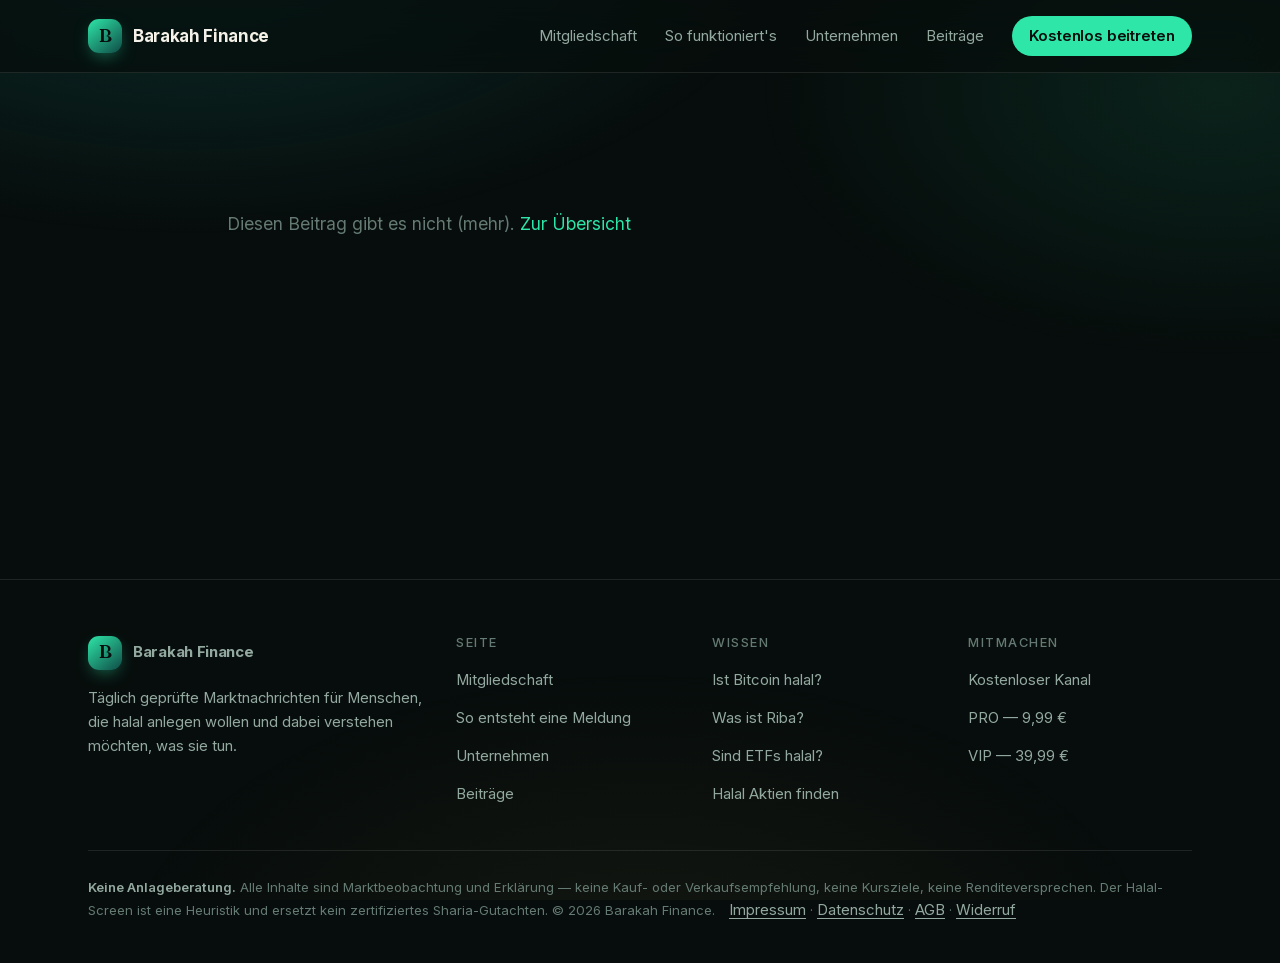
<file: pages/blog-post.html>
<!DOCTYPE html>
<html lang="de" class="no-js">
<head>
<meta charset="UTF-8">
<meta name="viewport" content="width=device-width, initial-scale=1.0">
<title>Beitrag — Barakah Finance</title>
<meta name="description" content="Ein geprüfter Marktbeitrag von Barakah Finance — bestätigt durch mindestens zwei unabhängige Quellen, mit Einordnung für halal-orientierte Anleger.">
<link rel="icon" href="../assets/favicon.svg" type="image/svg+xml">
<meta property="og:type" content="article">
<meta property="og:site_name" content="Barakah Finance">
<meta property="og:title" content="Beitrag — Barakah Finance">
<meta property="og:description" content="Ein Beitrag von Barakah Finance.">
<meta property="og:image" content="https://joyful-dasik-cdf792.netlify.app/assets/og-image.png">
<meta property="og:locale" content="de_DE">
<meta name="twitter:card" content="summary_large_image">
<meta name="twitter:image" content="https://joyful-dasik-cdf792.netlify.app/assets/og-image.png">
<meta name="theme-color" content="#070d0c"><link rel="stylesheet" href="../css/fonts.css?v=659375b0">
<link rel="stylesheet" href="../css/style.css?v=d37303cd">
<script>document.documentElement.classList.remove('no-js');</script>
</head>
<body>
<header id="shell-header"></header>
<section class="page-head" style="padding-bottom:0">
  <div class="wrap"><article class="article" id="post"></article></div>
</section>
<section class="section"></section>
<footer id="shell-footer"></footer>
<script src="../data/companies.js?v=9ca3a6f8"></script>
<script src="../data/posts.js?v=c5eb5d1b"></script>
<script src="../js/shell.js?v=0c2dbf47"></script>
<script src="../js/render.js?v=0708f8c6"></script>
<script src="../js/pages.js?v=a02ca9e0"></script>
<script src="../js/animate.js?v=fdeb2113"></script>
</body>
</html>
</file>
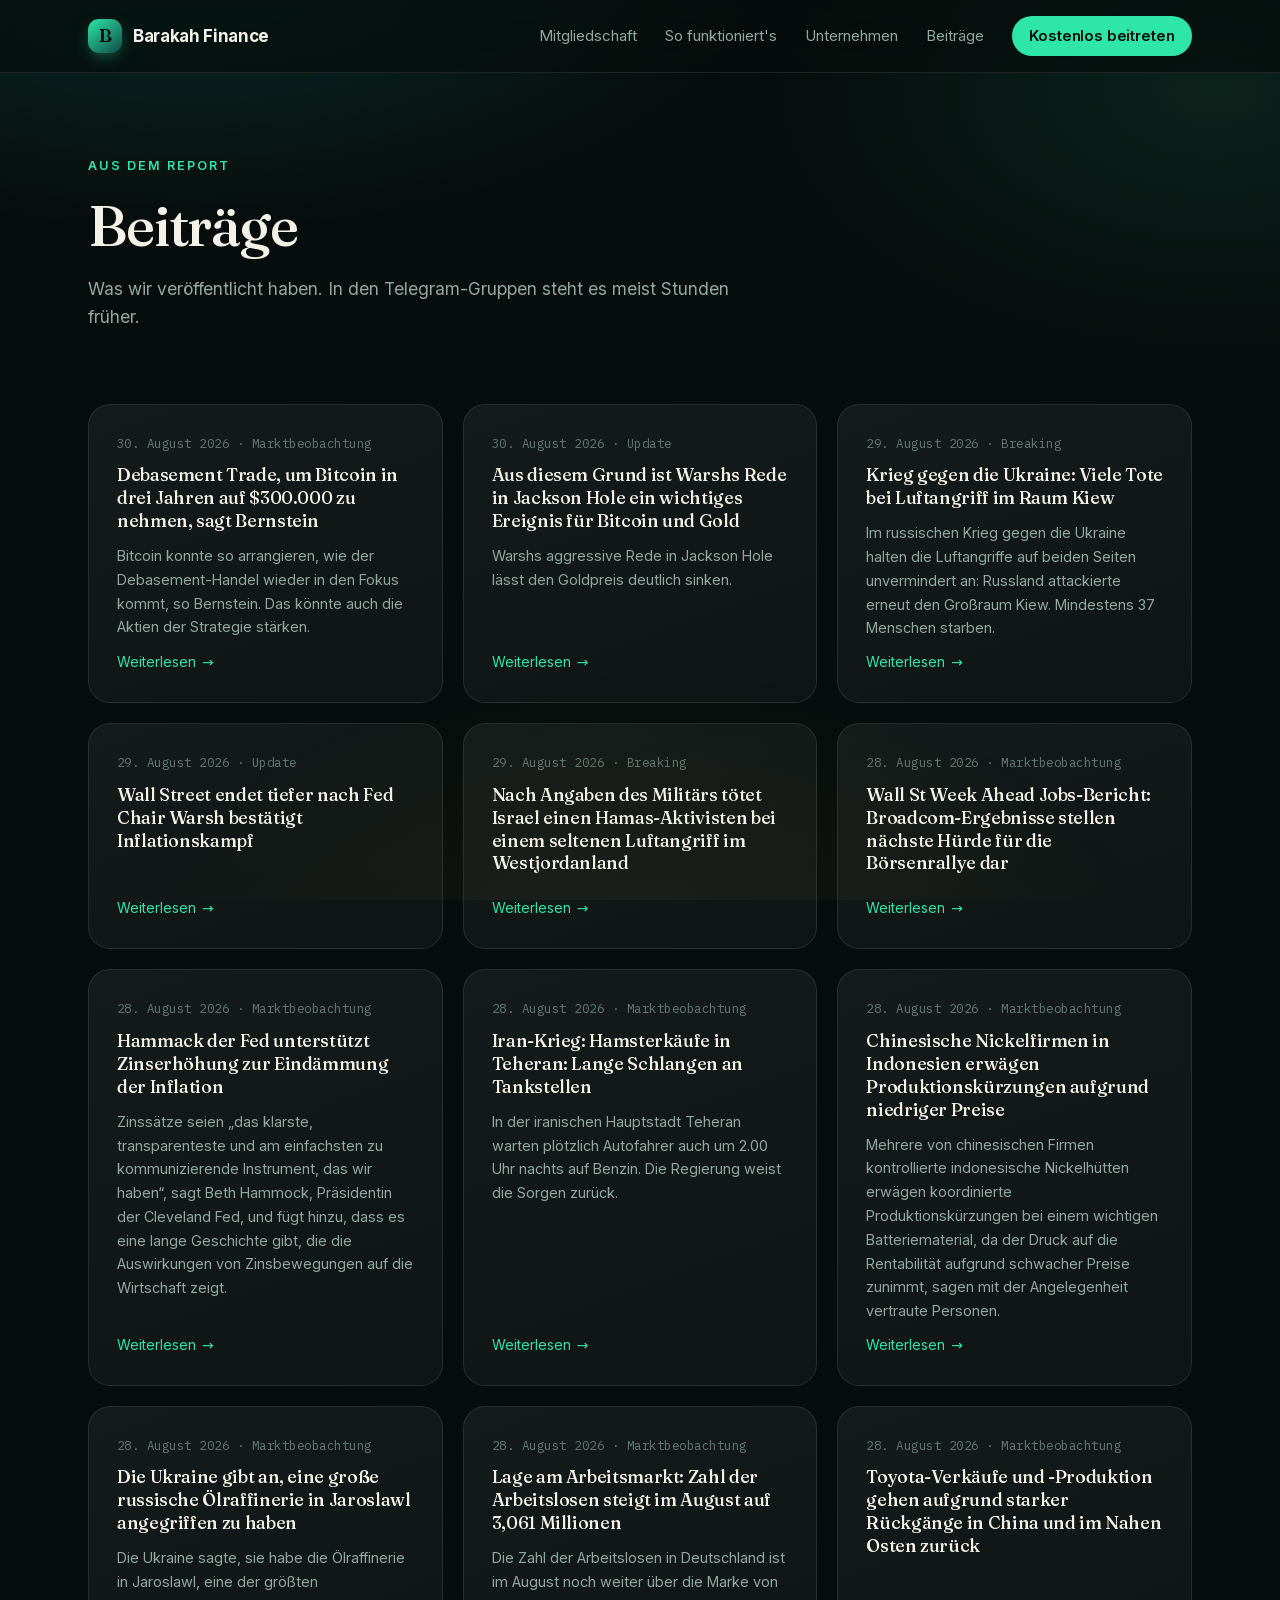
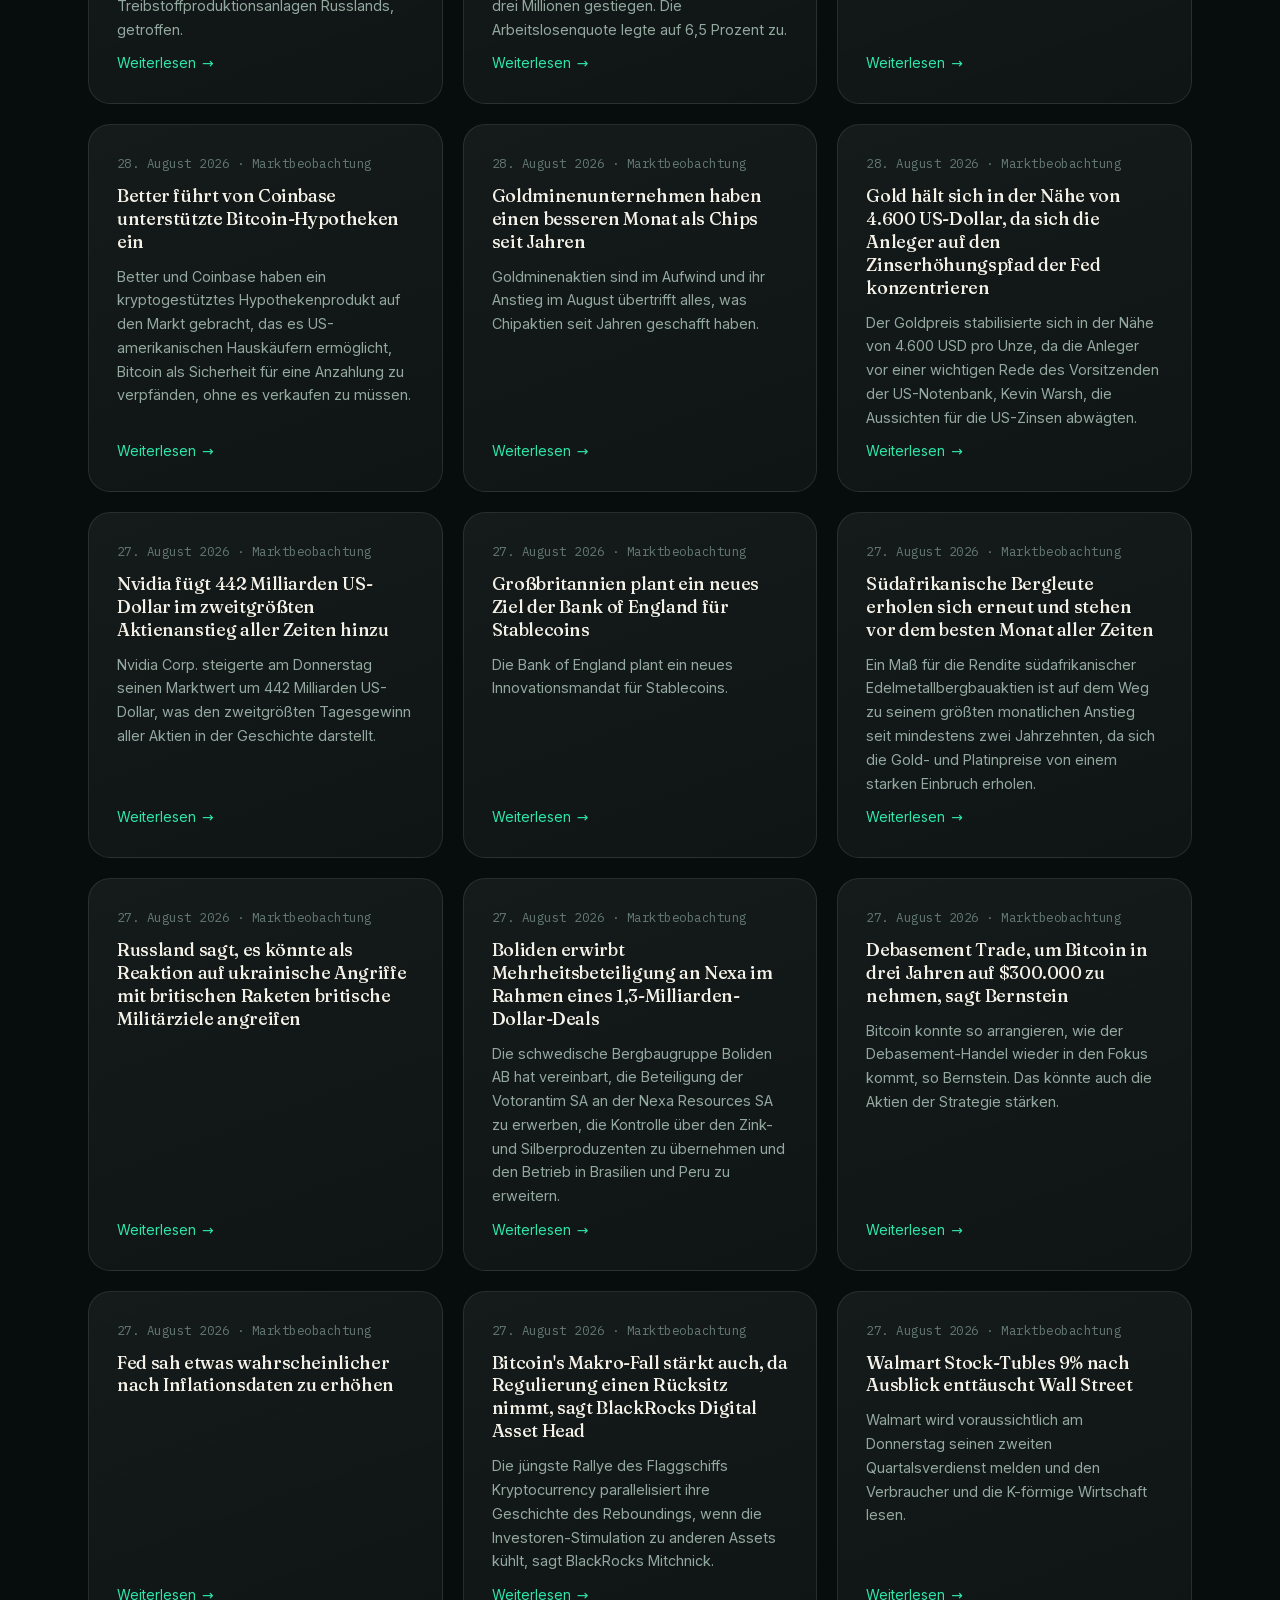
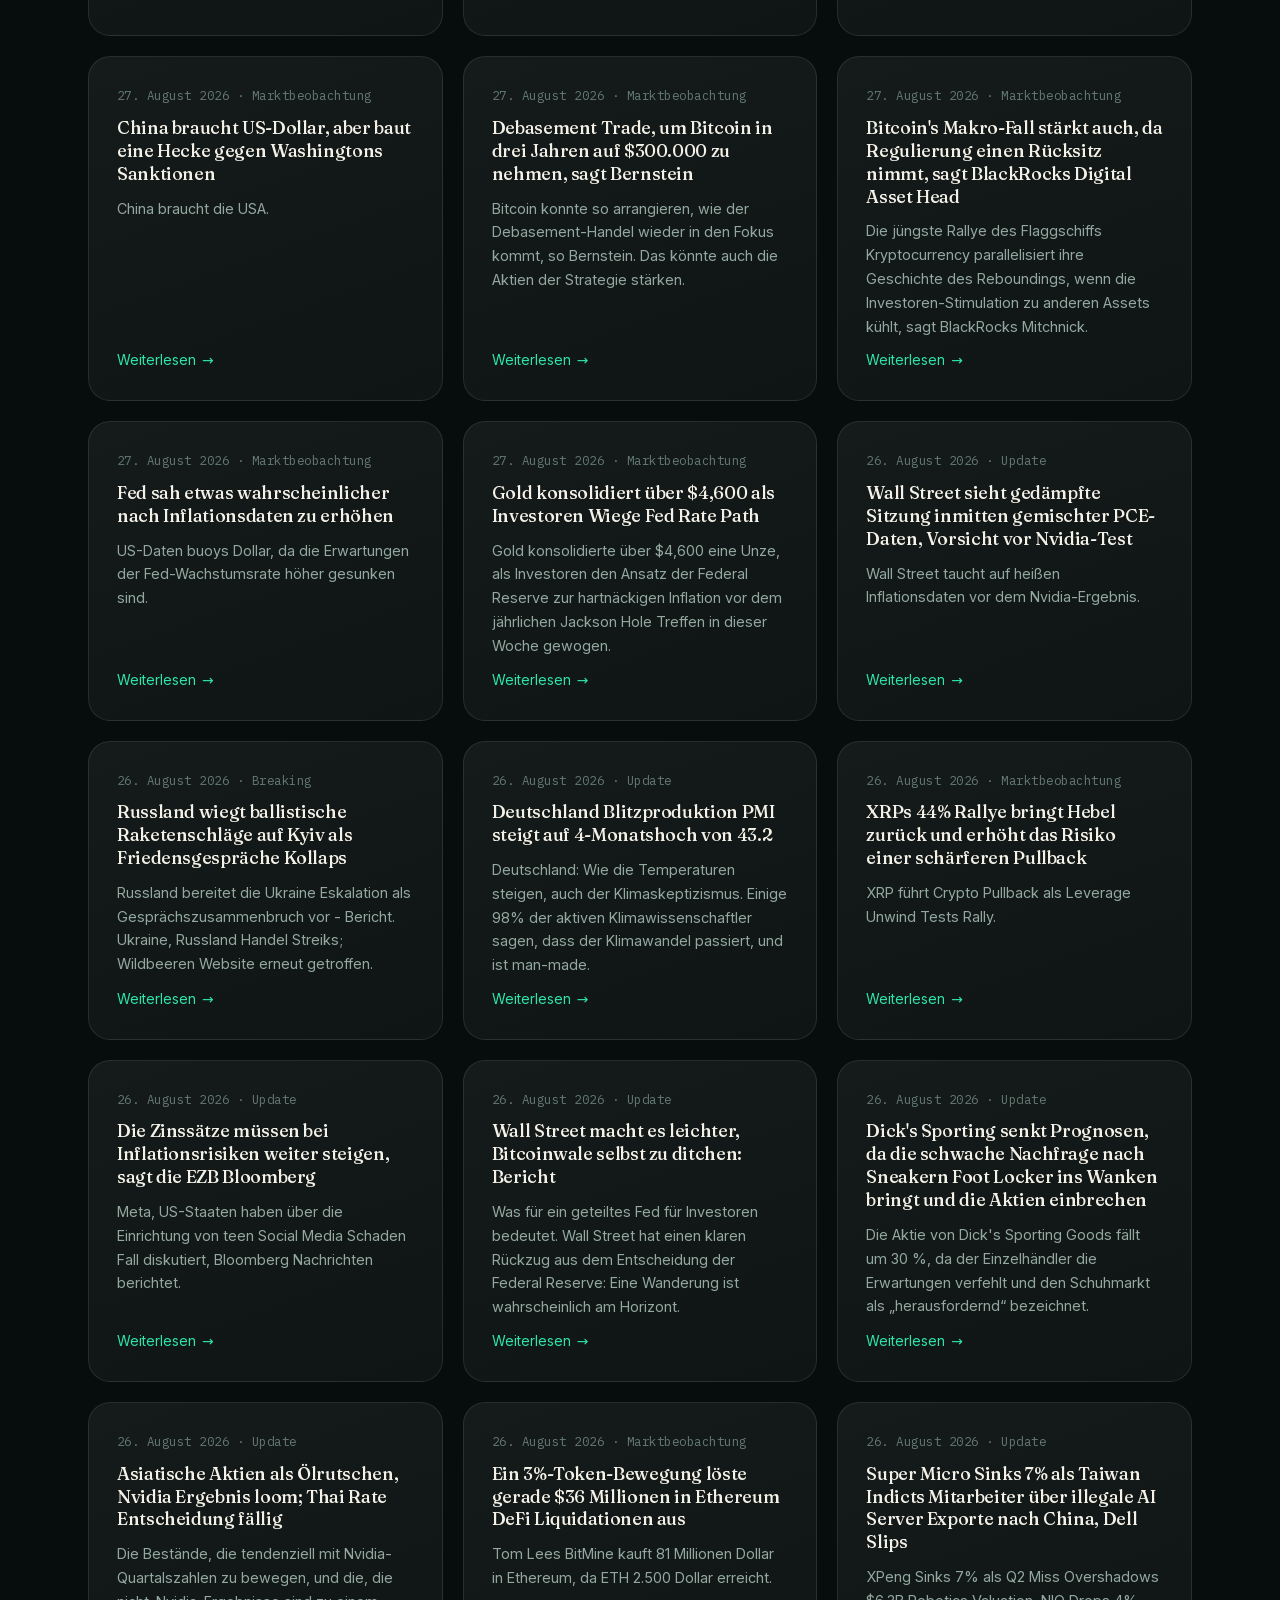
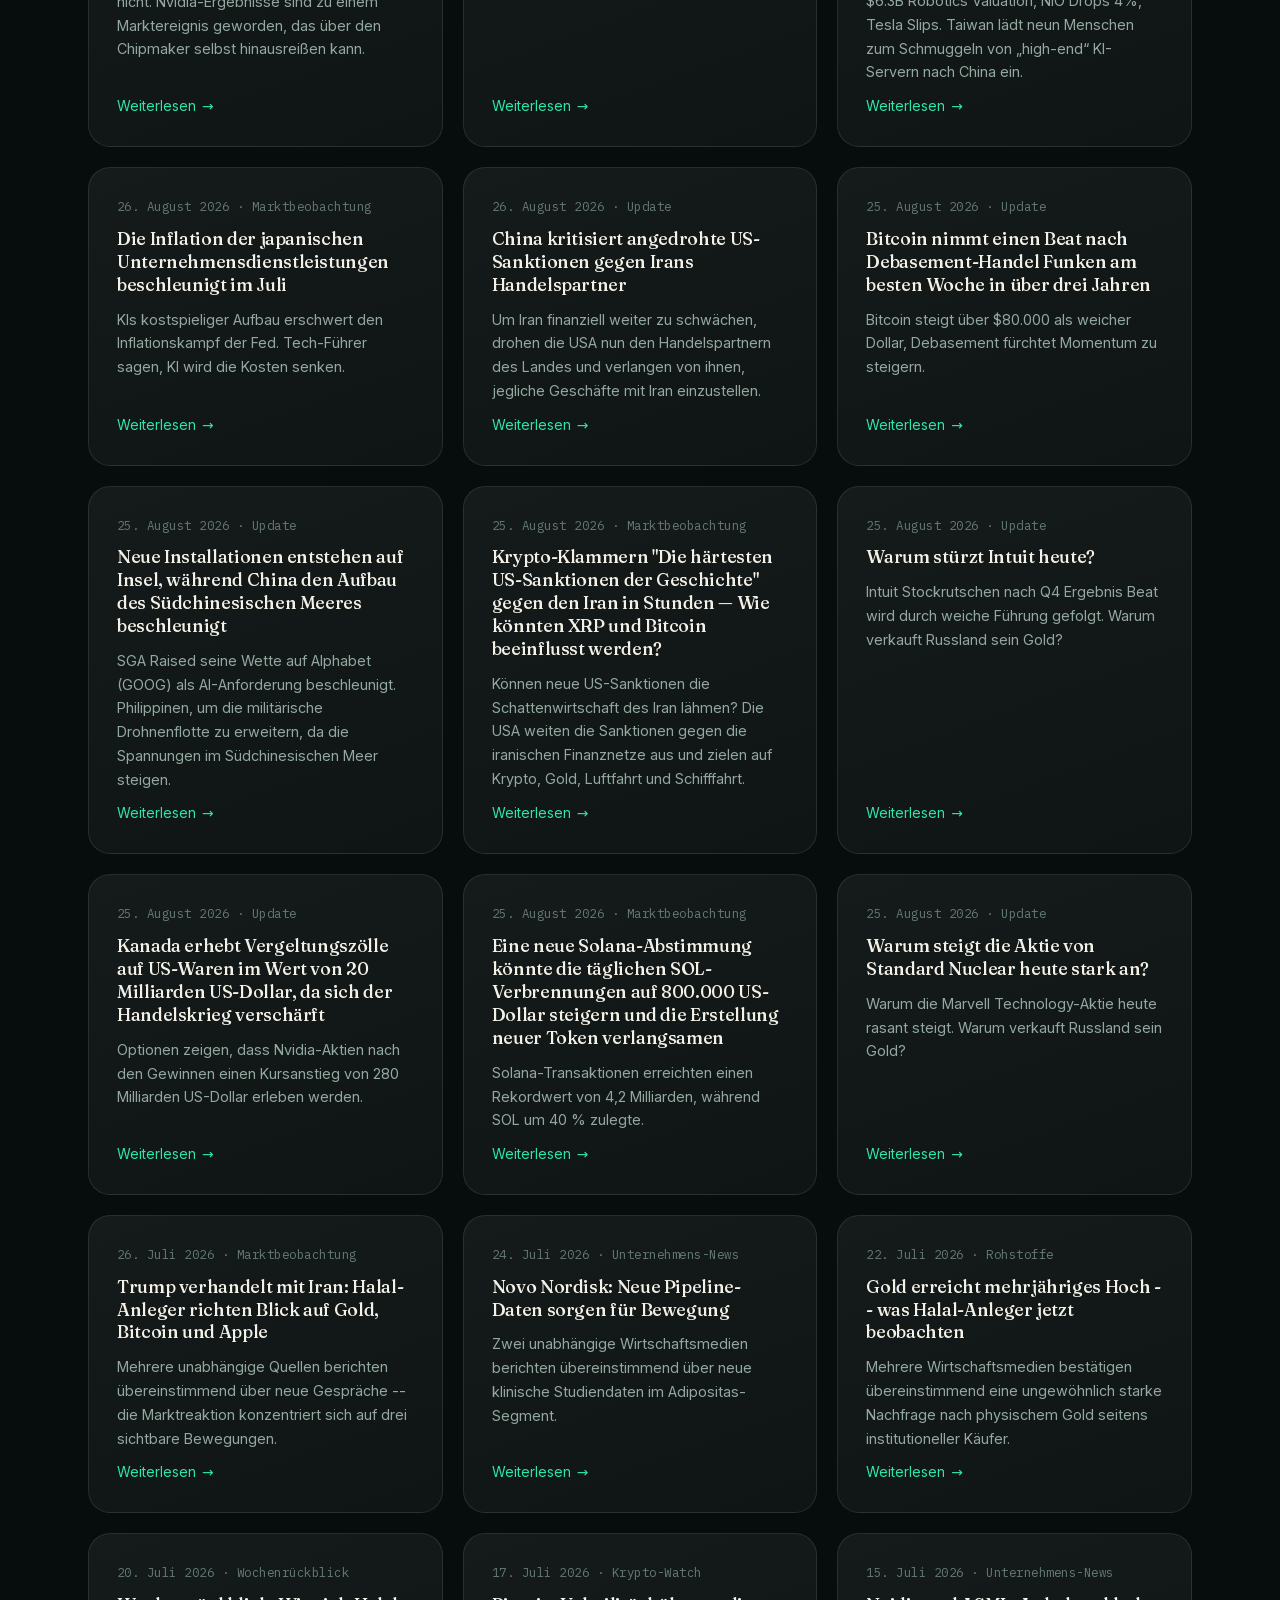
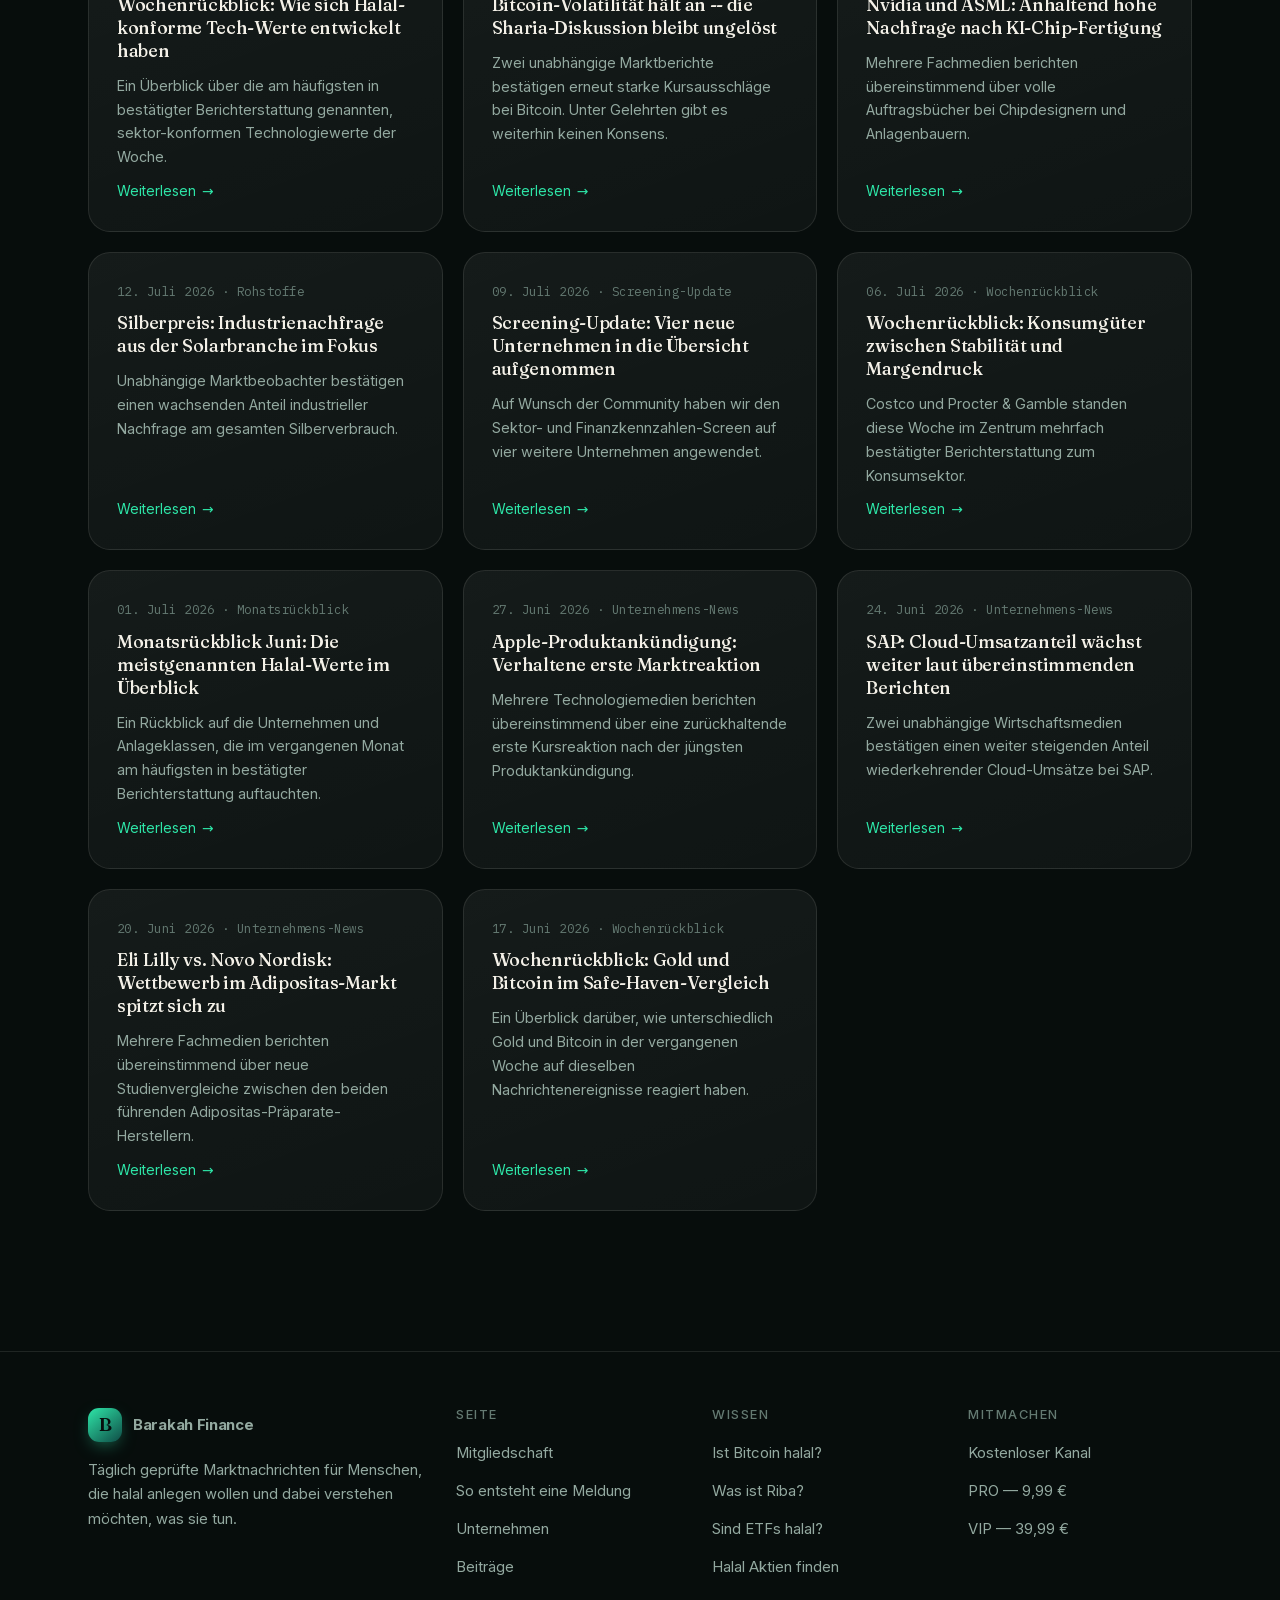
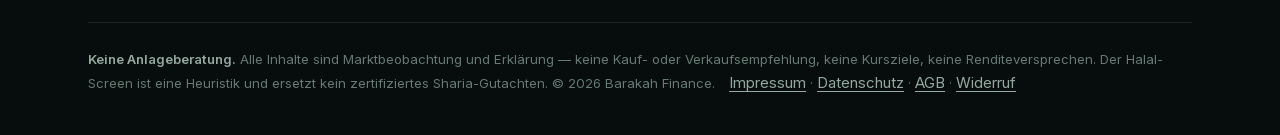
<file: pages/blog.html>
<!DOCTYPE html>
<html lang="de" class="no-js">
<head>
<meta charset="UTF-8">
<meta name="viewport" content="width=device-width, initial-scale=1.0">
<title>Beiträge — Barakah Finance</title>
<meta name="description" content="Alle Beiträge von Barakah Finance: geprüfte Marktnachrichten zu Halal-Aktien, Gold, Silber und Bitcoin.">
<link rel="icon" href="../assets/favicon.svg" type="image/svg+xml">
<meta property="og:type" content="article">
<meta property="og:site_name" content="Barakah Finance">
<meta property="og:title" content="Beiträge — Barakah Finance">
<meta property="og:description" content="Alle Beiträge von Barakah Finance: geprüfte Marktnachrichten zu Halal-Aktien, Gold, Silber und Bitcoin.">
<meta property="og:image" content="https://joyful-dasik-cdf792.netlify.app/assets/og-image.png">
<meta property="og:locale" content="de_DE">
<meta name="twitter:card" content="summary_large_image">
<meta name="twitter:image" content="https://joyful-dasik-cdf792.netlify.app/assets/og-image.png">
<meta name="theme-color" content="#070d0c"><link rel="stylesheet" href="../css/fonts.css?v=659375b0">
<link rel="stylesheet" href="../css/style.css?v=d37303cd">
<script>document.documentElement.classList.remove('no-js');</script>
</head>
<body>
<header id="shell-header"></header>
<section class="page-head">
  <div class="wrap">
    <span class="eyebrow">Aus dem Report</span>
    <h1>Beiträge</h1>
    <p>Was wir veröffentlicht haben. In den Telegram-Gruppen steht es meist Stunden früher.</p>
  </div>
</section>
<section class="section" style="padding-top:0">
  <div class="wrap"><div class="grid-3" id="blog-list"></div></div>
</section>
<footer id="shell-footer"></footer>
<script src="../data/companies.js?v=9ca3a6f8"></script>
<script src="../data/posts.js?v=c5eb5d1b"></script>
<script src="../js/shell.js?v=0c2dbf47"></script>
<script src="../js/render.js?v=0708f8c6"></script>
<script src="../js/pages.js?v=a02ca9e0"></script>
<script src="../js/animate.js?v=fdeb2113"></script>
</body>
</html>
</file>
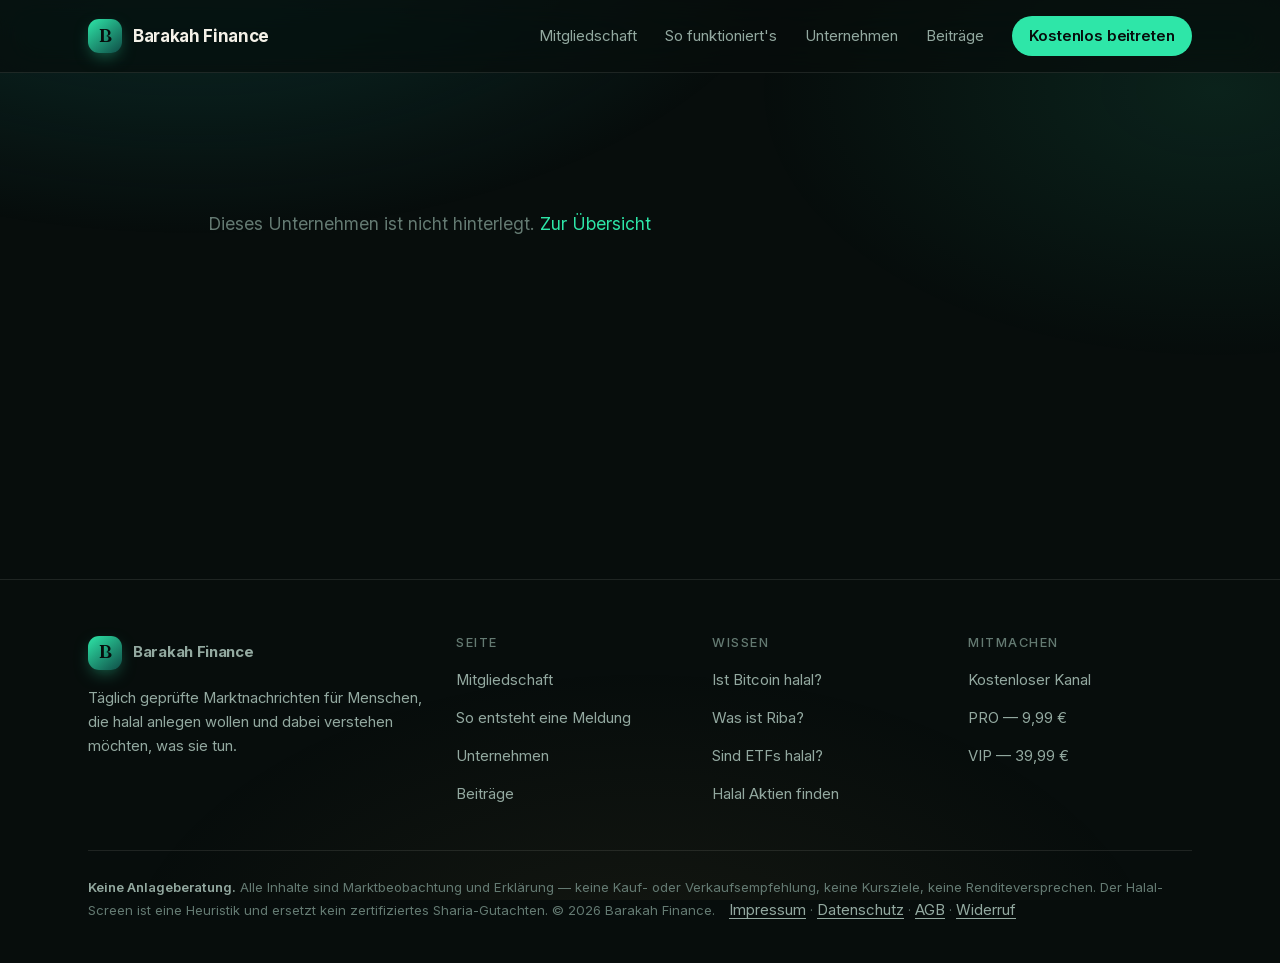
<file: pages/unternehmen-detail.html>
<!DOCTYPE html>
<html lang="de" class="no-js">
<head>
<meta charset="UTF-8">
<meta name="viewport" content="width=device-width, initial-scale=1.0">
<title>Unternehmen — Barakah Finance</title>
<meta name="description" content="Halal-Einordnung, Kursverlauf sowie Vor- und Nachteile eines Unternehmens.">
<link rel="icon" href="../assets/favicon.svg" type="image/svg+xml">
<meta property="og:type" content="article">
<meta property="og:site_name" content="Barakah Finance">
<meta property="og:title" content="Unternehmen — Barakah Finance">
<meta property="og:description" content="Halal-Einordnung, Kursverlauf sowie Vor- und Nachteile eines Unternehmens.">
<meta property="og:image" content="https://joyful-dasik-cdf792.netlify.app/assets/og-image.png">
<meta property="og:locale" content="de_DE">
<meta name="twitter:card" content="summary_large_image">
<meta name="twitter:image" content="https://joyful-dasik-cdf792.netlify.app/assets/og-image.png">
<meta name="theme-color" content="#070d0c"><link rel="stylesheet" href="../css/fonts.css?v=659375b0">
<link rel="stylesheet" href="../css/style.css?v=d37303cd">
<script>document.documentElement.classList.remove('no-js');</script>
</head>
<body>
<header id="shell-header"></header>
<section class="page-head" style="padding-bottom:0">
  <div class="wrap"><div id="company-detail"></div></div>
</section>
<section class="section"></section>
<footer id="shell-footer"></footer>
<script src="../data/companies.js?v=9ca3a6f8"></script>
<script src="../data/posts.js?v=c5eb5d1b"></script>
<script src="../js/shell.js?v=0c2dbf47"></script>
<script src="../js/render.js?v=0708f8c6"></script>
<script src="../js/pages.js?v=a02ca9e0"></script>
<script src="../js/animate.js?v=fdeb2113"></script>
</body>
</html>
</file>
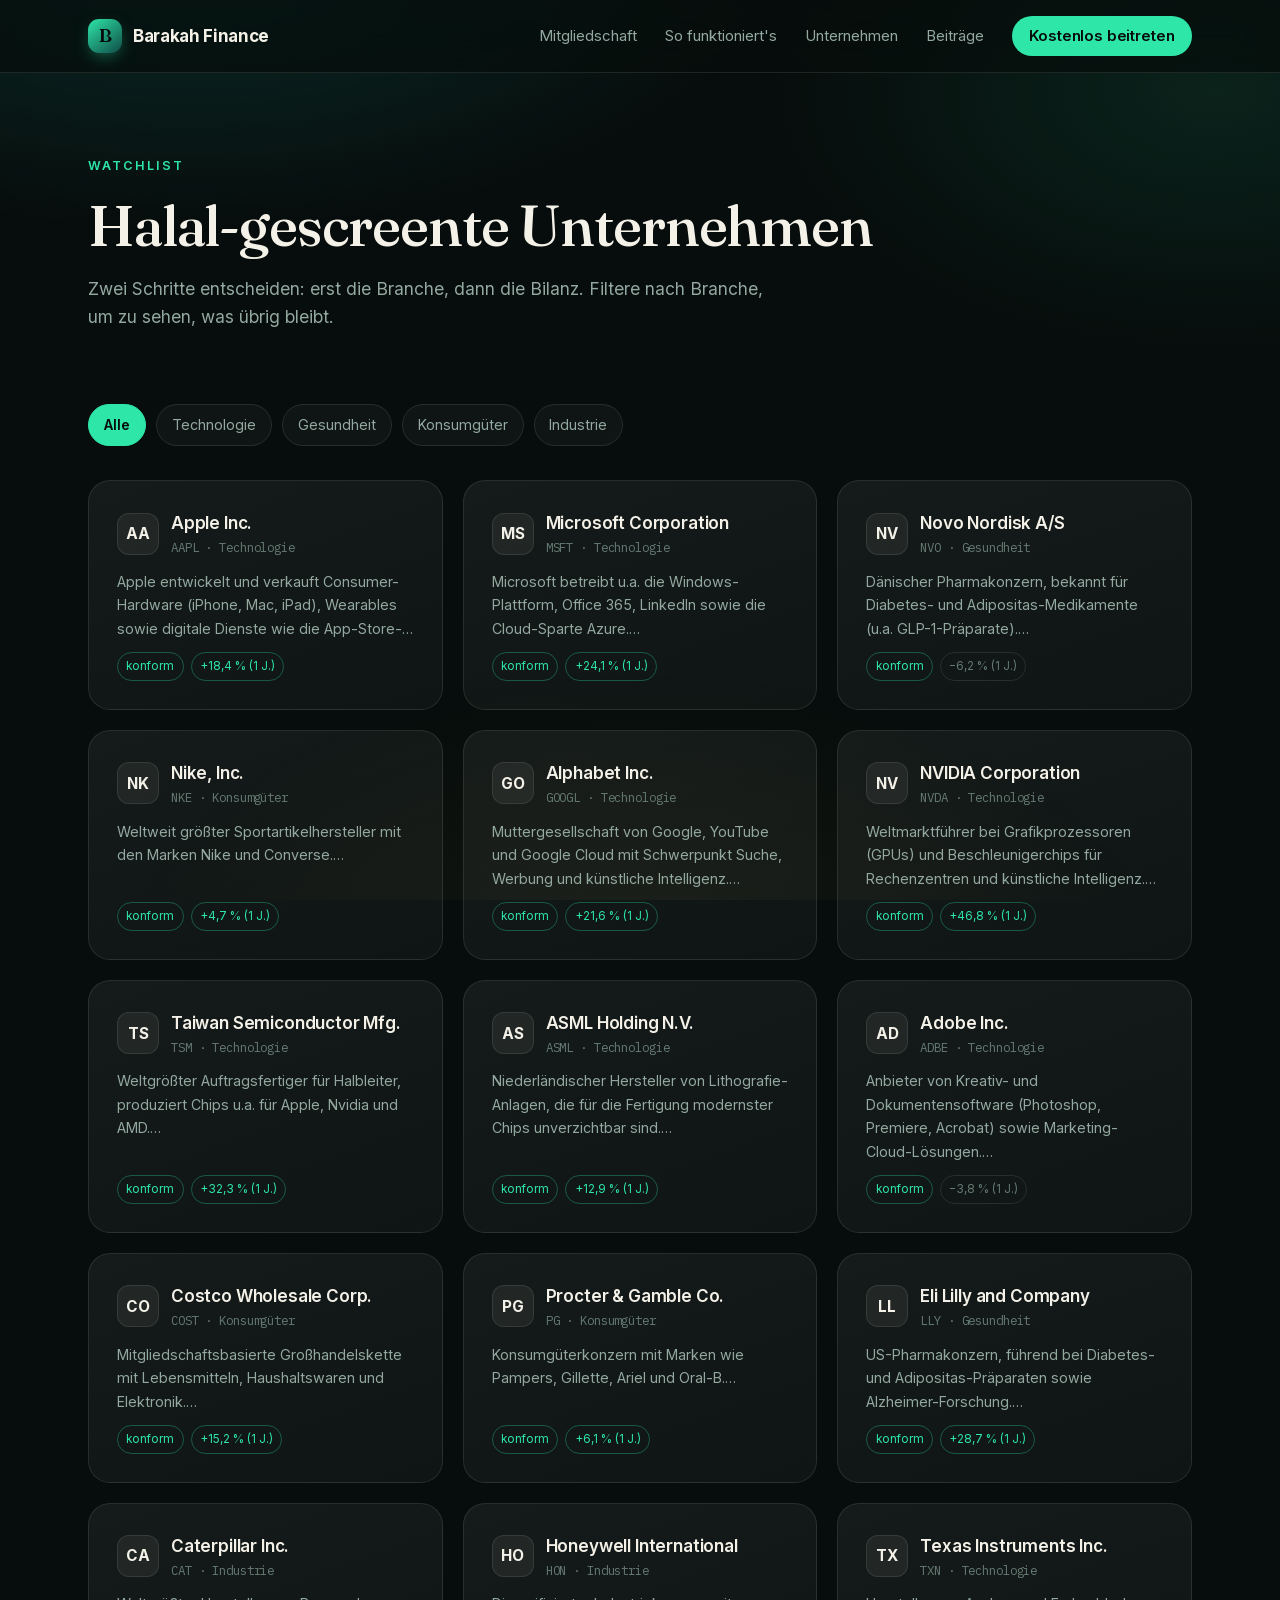
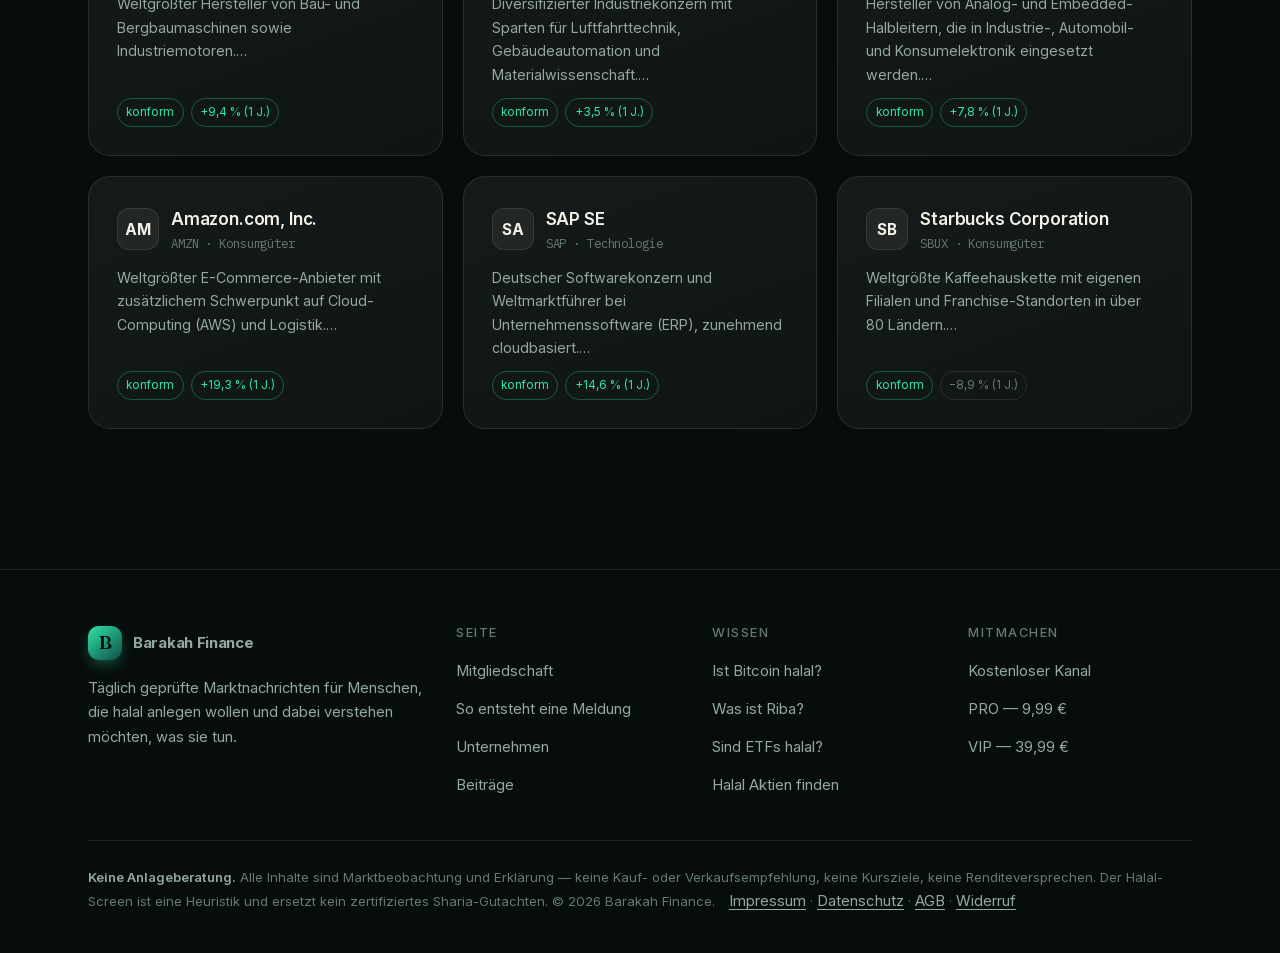
<file: pages/unternehmen.html>
<!DOCTYPE html>
<html lang="de" class="no-js">
<head>
<meta charset="UTF-8">
<meta name="viewport" content="width=device-width, initial-scale=1.0">
<title>Unternehmen — Barakah Finance</title>
<meta name="description" content="Halal-gescreente Unternehmen: Sektor-Ausschluss und Kennzahlen-Check auf einen Blick.">
<link rel="icon" href="../assets/favicon.svg" type="image/svg+xml">
<meta property="og:type" content="article">
<meta property="og:site_name" content="Barakah Finance">
<meta property="og:title" content="Unternehmen — Barakah Finance">
<meta property="og:description" content="Halal-gescreente Unternehmen: Sektor-Ausschluss und Kennzahlen-Check auf einen Blick.">
<meta property="og:image" content="https://joyful-dasik-cdf792.netlify.app/assets/og-image.png">
<meta property="og:locale" content="de_DE">
<meta name="twitter:card" content="summary_large_image">
<meta name="twitter:image" content="https://joyful-dasik-cdf792.netlify.app/assets/og-image.png">
<meta name="theme-color" content="#070d0c"><link rel="stylesheet" href="../css/fonts.css?v=659375b0">
<link rel="stylesheet" href="../css/style.css?v=d37303cd">
<script>document.documentElement.classList.remove('no-js');</script>
</head>
<body>
<header id="shell-header"></header>
<section class="page-head">
  <div class="wrap">
    <span class="eyebrow">Watchlist</span>
    <h1>Halal-gescreente Unternehmen</h1>
    <p>Zwei Schritte entscheiden: erst die Branche, dann die Bilanz. Filtere nach Branche, um zu sehen, was übrig bleibt.</p>
  </div>
</section>
<section class="section" style="padding-top:0">
  <div class="wrap">
    <div class="filters" id="filters"></div>
    <div class="grid-3" id="company-grid"></div>
  </div>
</section>
<footer id="shell-footer"></footer>
<script src="../data/companies.js?v=9ca3a6f8"></script>
<script src="../data/posts.js?v=c5eb5d1b"></script>
<script src="../js/shell.js?v=0c2dbf47"></script>
<script src="../js/render.js?v=0708f8c6"></script>
<script src="../js/pages.js?v=a02ca9e0"></script>
<script src="../js/animate.js?v=fdeb2113"></script>
</body>
</html>
</file>
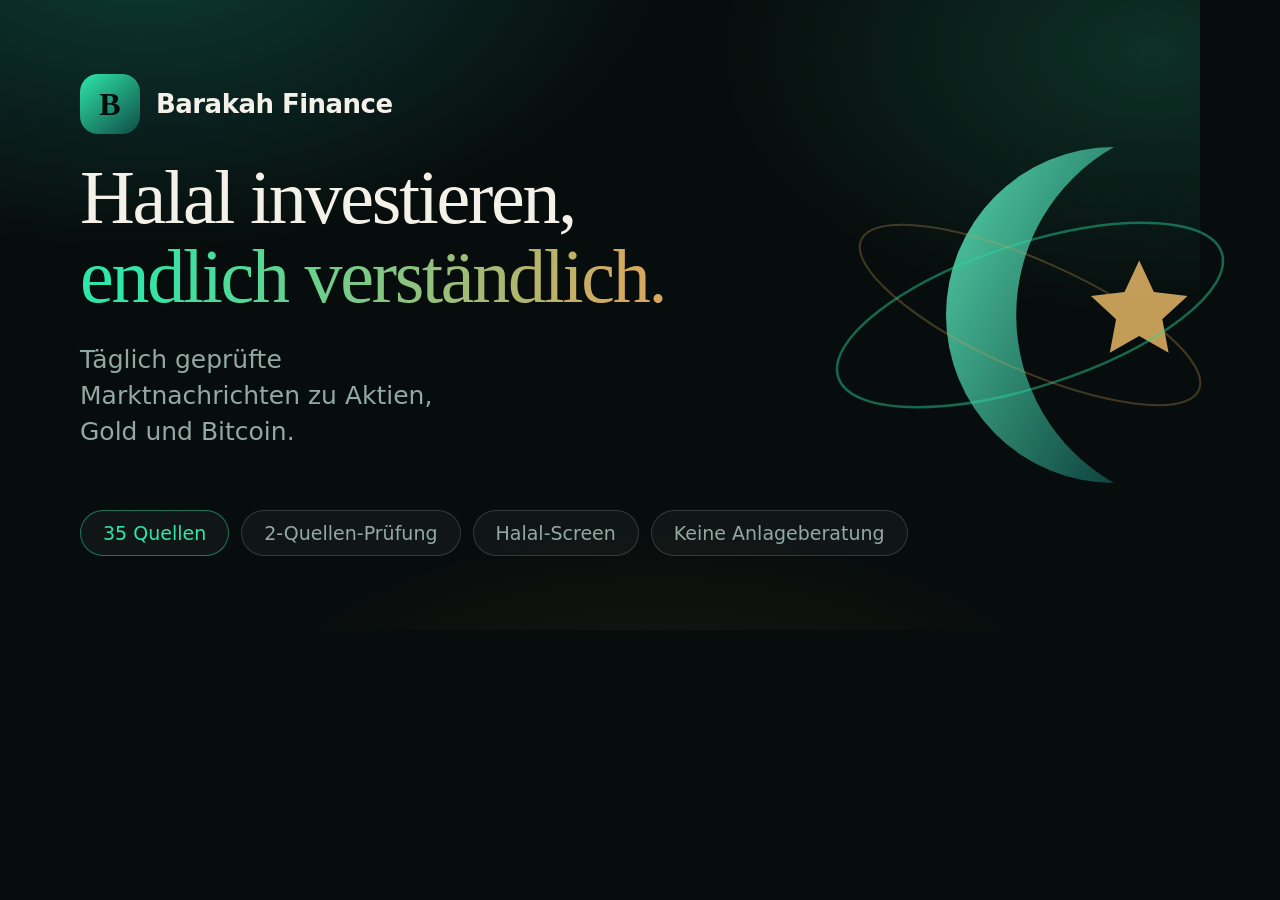
<file: scripts/og-source.html>
<!DOCTYPE html><html lang="de"><head><meta charset="UTF-8">
<link rel="stylesheet" href="http://localhost:4173/css/fonts.css">
<style>
  *{margin:0;padding:0;box-sizing:border-box}
  body{width:1200px;height:630px;background:#070d0c;color:#f4f1e8;
       font-family:Inter,system-ui,sans-serif;overflow:hidden;position:relative}
  body::before{content:'';position:absolute;inset:0;
    background:radial-gradient(70% 80% at 12% -10%,rgba(15,76,70,.75),transparent 62%),
               radial-gradient(60% 70% at 96% 8%,rgba(46,230,168,.16),transparent 60%),
               radial-gradient(60% 60% at 55% 120%,rgba(212,169,95,.10),transparent 60%)}
  .wrap{position:relative;padding:74px 80px;height:100%;display:flex;flex-direction:column}
  .top{display:flex;align-items:center;gap:16px}
  .mark{width:60px;height:60px;border-radius:18px;display:grid;place-items:center;
        background:linear-gradient(140deg,#2ee6a8,#0f4c46);color:#070d0c;
        font-family:Fraunces,Georgia,serif;font-size:32px;font-weight:600}
  .name{font-size:26px;font-weight:700;letter-spacing:-.02em}
  h1{font-family:Fraunces,Georgia,serif;font-weight:500;font-size:76px;line-height:1.04;
     letter-spacing:-.03em;margin-top:auto}
  .grad{background:linear-gradient(100deg,#2ee6a8 10%,#d4a95f 92%);
        -webkit-background-clip:text;background-clip:text;color:transparent}
  p{margin-top:26px;font-size:25px;line-height:1.45;color:#93a9a0;max-width:24ch}
  .chips{display:flex;gap:12px;margin-top:auto;padding-top:36px}
  .chip{padding:11px 22px;border-radius:999px;border:1px solid rgba(244,241,232,.16);
        font-size:19px;color:#93a9a0;background:rgba(255,255,255,.04)}
  .chip.on{border-color:rgba(46,230,168,.45);color:#2ee6a8}
  .moon{position:absolute;right:-40px;top:50%;transform:translateY(-50%);
        width:420px;height:420px;opacity:.92}
</style></head><body>
<div class="wrap">
  <div class="top"><div class="mark">B</div><div class="name">Barakah Finance</div></div>
  <h1>Halal investieren,<br><span class="grad">endlich verständlich.</span></h1>
  <p>Täglich geprüfte Marktnachrichten zu Aktien, Gold und Bitcoin.</p>
  <div class="chips">
    <span class="chip on">35 Quellen</span>
    <span class="chip">2-Quellen-Prüfung</span>
    <span class="chip">Halal-Screen</span>
    <span class="chip">Keine Anlageberatung</span>
  </div>
</div>
<svg class="moon" viewBox="0 0 200 200">
  <defs><linearGradient id="m" x1="0" y1="0" x2="1" y2="1">
    <stop offset="0%" stop-color="#5ff0c0"/><stop offset="100%" stop-color="#0f4c46"/>
  </linearGradient></defs>
  <path d="M140 20a80 80 0 1 0 0 160 92 92 0 0 1 0-160z" fill="url(#m)" opacity=".95"/>
  <path d="M152 74l7 15 16 2-12 11 3 16-14-8-14 8 3-16-12-11 16-2z" fill="#d4a95f"/>
  <ellipse cx="100" cy="100" rx="96" ry="34" fill="none" stroke="#2ee6a8" stroke-width="1.2"
           opacity=".45" transform="rotate(-18 100 100)"/>
  <ellipse cx="100" cy="100" rx="88" ry="26" fill="none" stroke="#d4a95f" stroke-width="1"
           opacity=".3" transform="rotate(24 100 100)"/>
</svg>
</body></html>
</file>
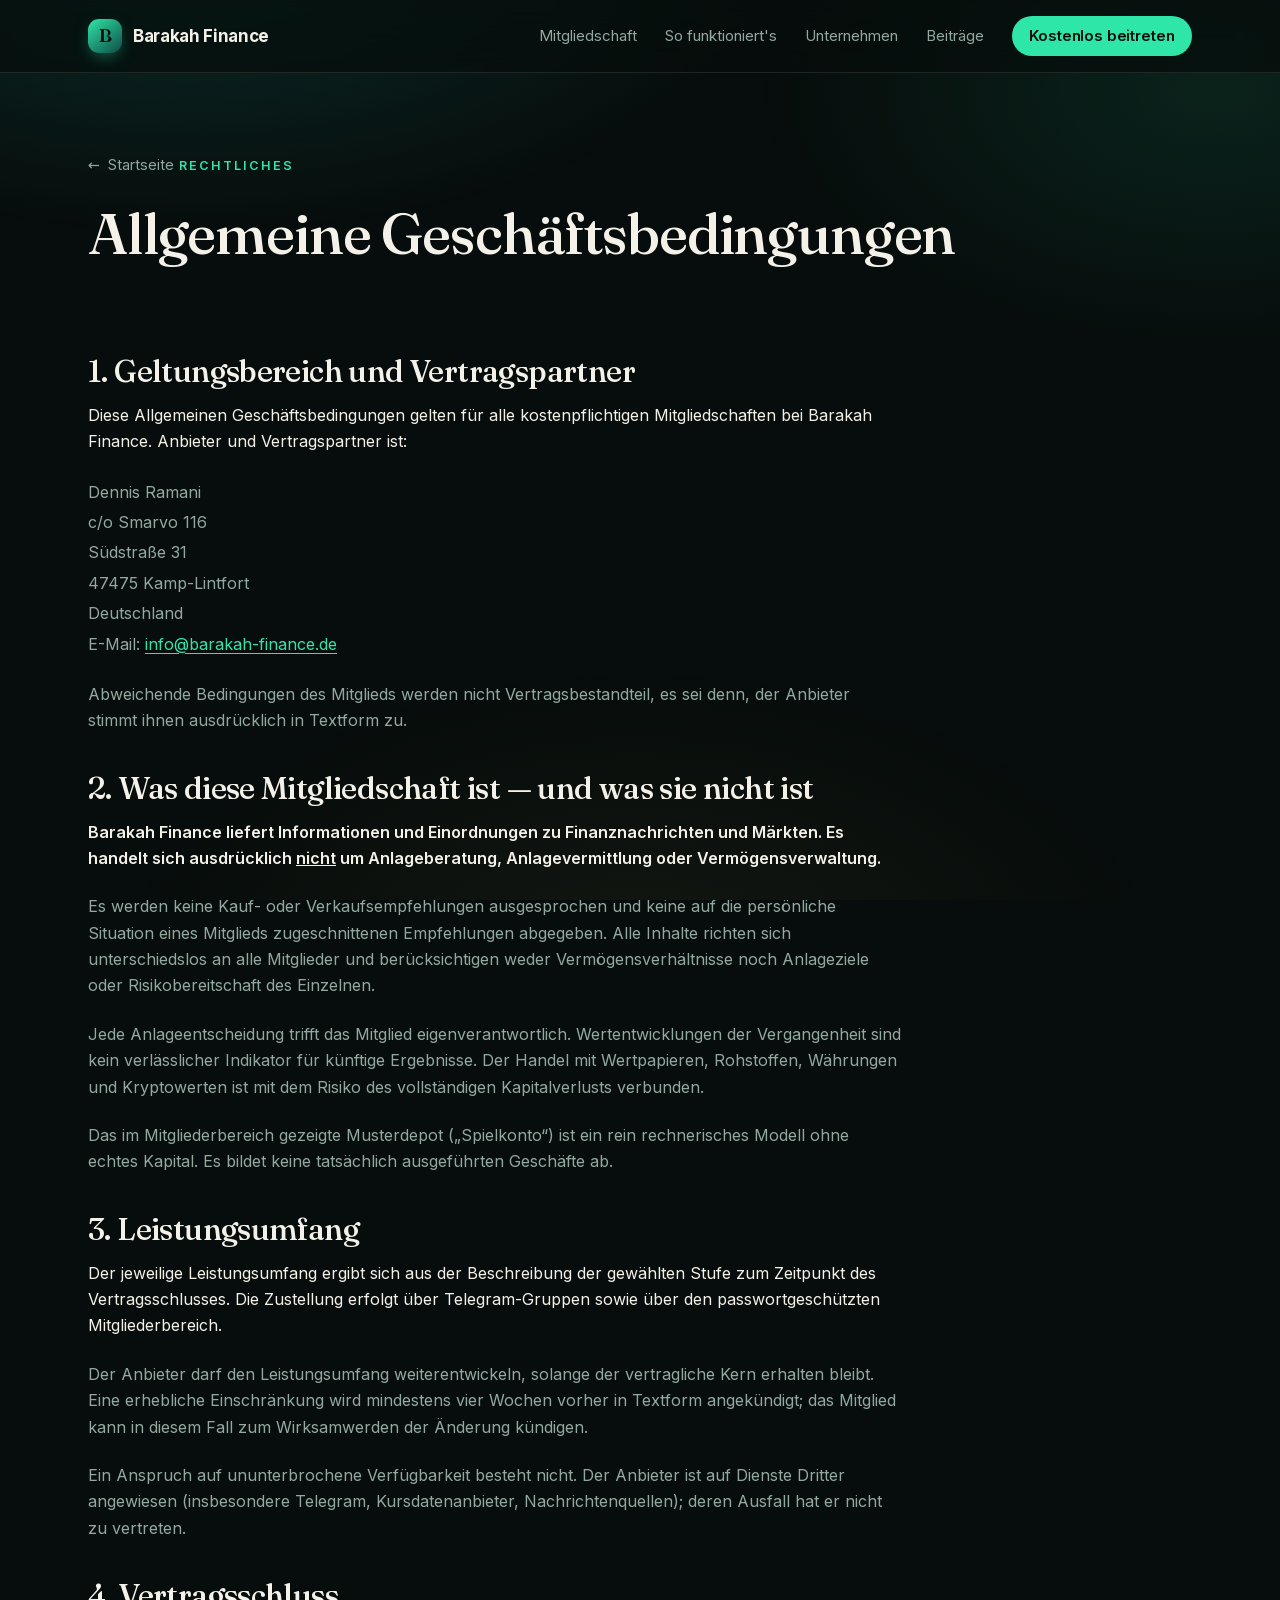
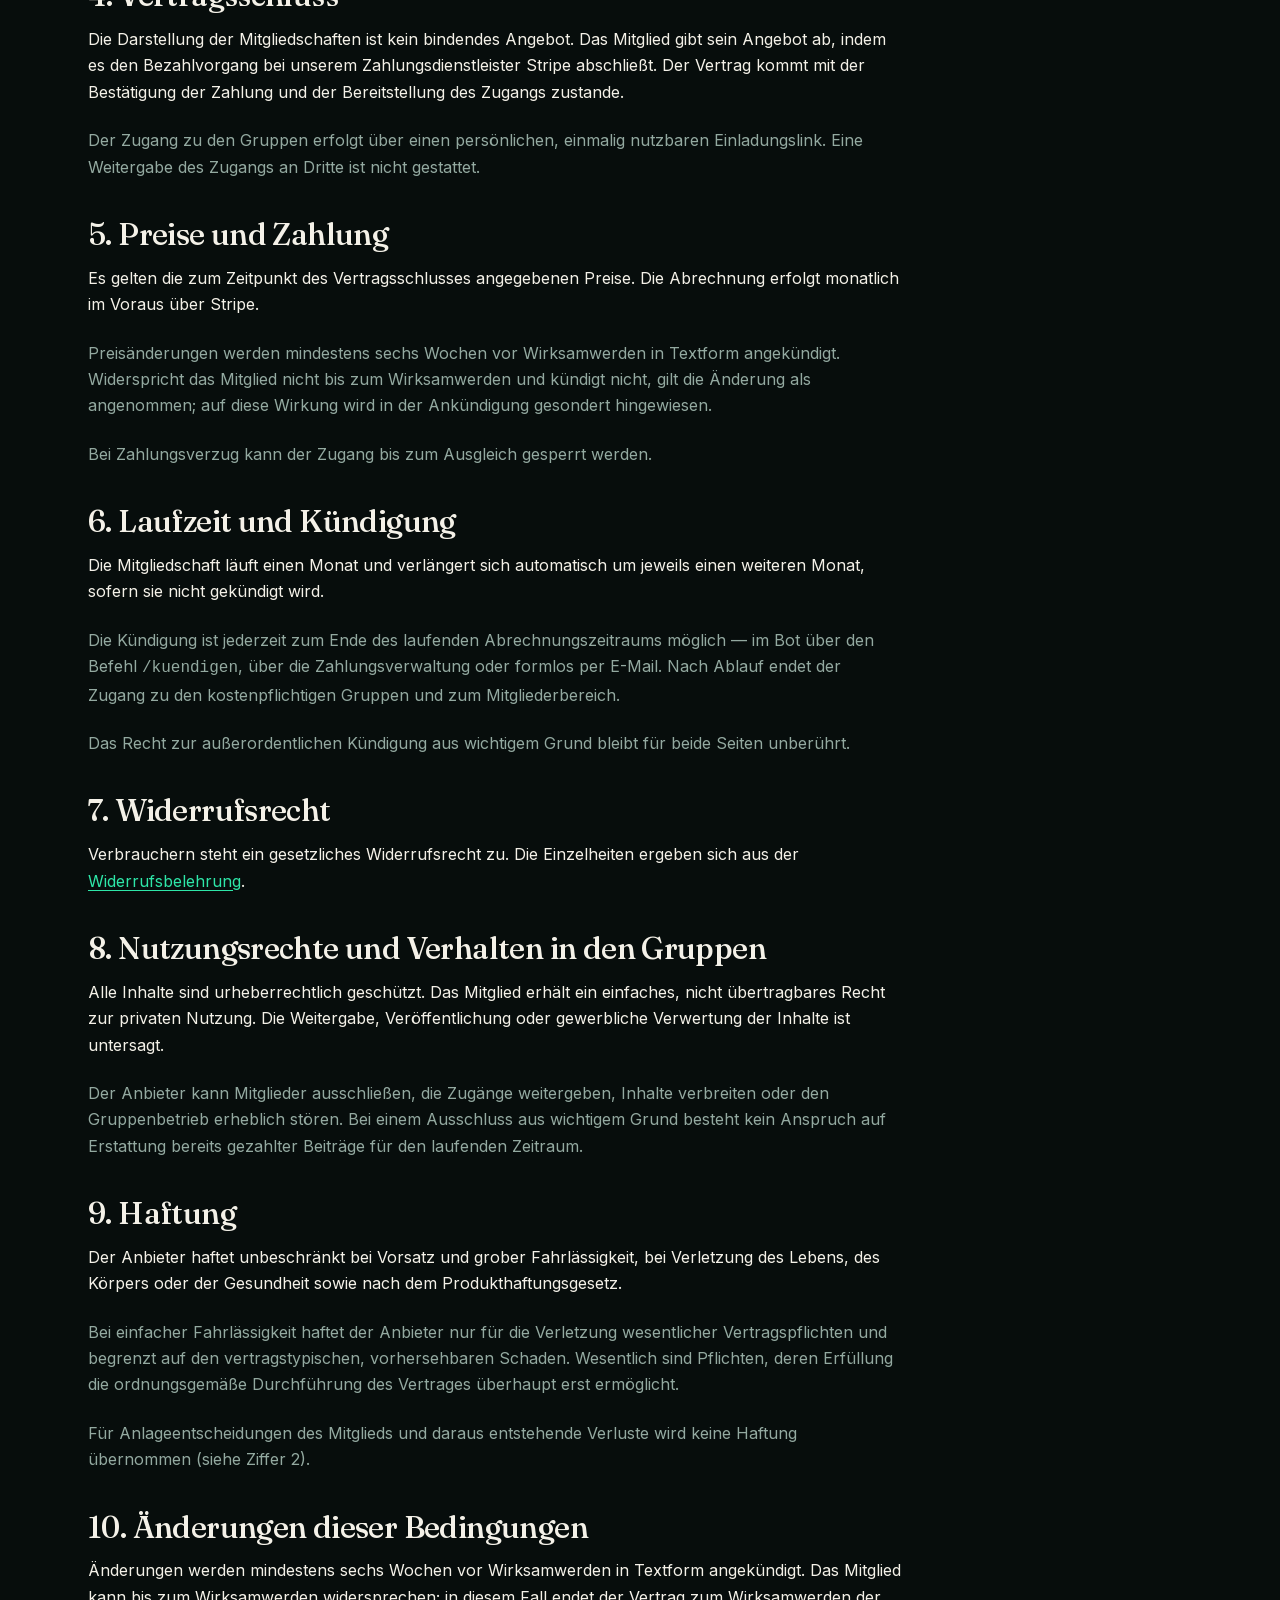
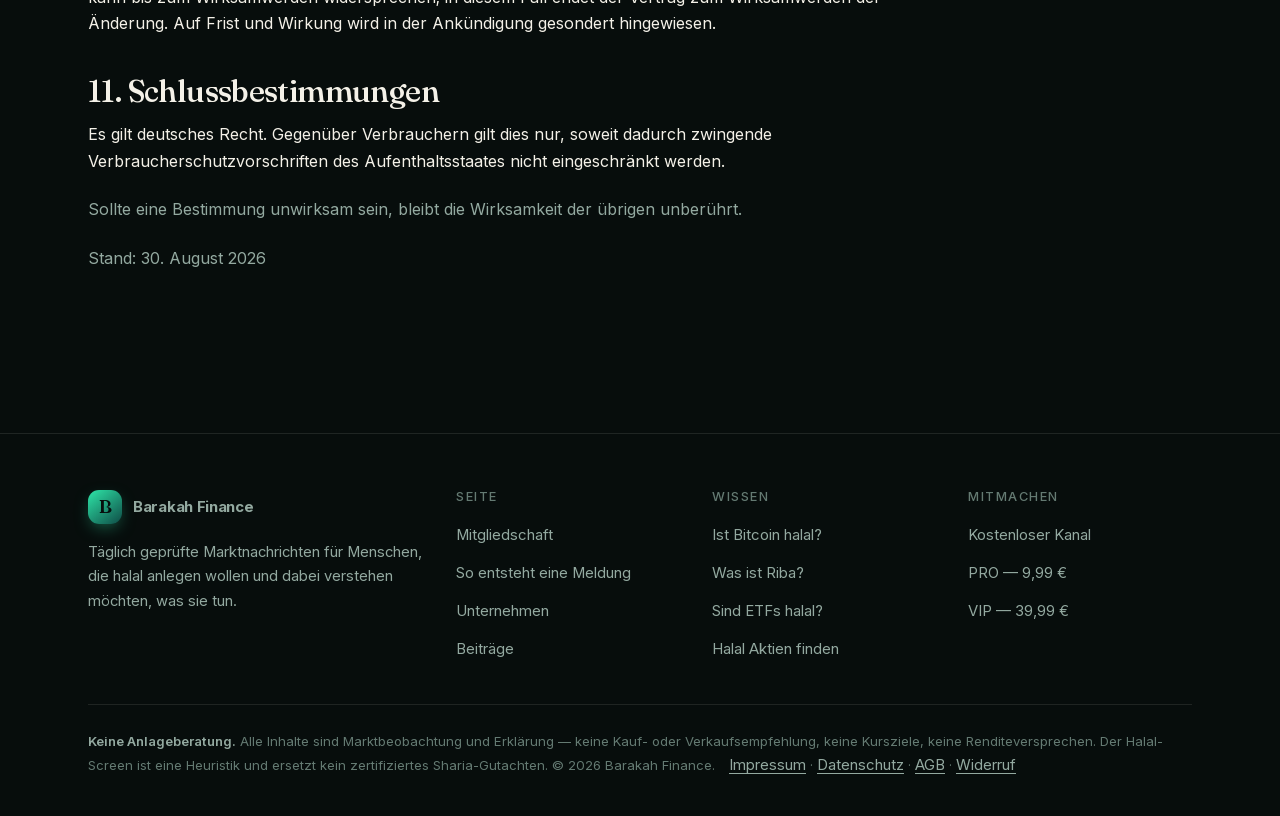
<file: pages/recht/agb.html>
<!DOCTYPE html>
<html lang="de" class="no-js">
<head>
<meta charset="UTF-8">
<meta name="viewport" content="width=device-width, initial-scale=1.0">
<title>Allgemeine Geschäftsbedingungen | Barakah Finance</title>
<meta name="description" content="Allgemeine Geschäftsbedingungen für die Mitgliedschaften bei Barakah Finance.">
<meta name="robots" content="index, follow">
<link rel="canonical" href="https://joyful-dasik-cdf792.netlify.app/pages/recht/agb.html">
<link rel="icon" href="../../assets/favicon.svg" type="image/svg+xml">
<meta property="og:type" content="article">
<meta property="og:site_name" content="Barakah Finance">
<meta property="og:title" content="Allgemeine Geschäftsbedingungen | Barakah Finance">
<meta property="og:description" content="Allgemeine Geschäftsbedingungen für die Mitgliedschaften bei Barakah Finance.">
<meta property="og:image" content="https://joyful-dasik-cdf792.netlify.app/assets/og-image.png">
<meta property="og:locale" content="de_DE">
<meta name="twitter:card" content="summary_large_image">
<meta name="twitter:image" content="https://joyful-dasik-cdf792.netlify.app/assets/og-image.png">
<meta name="theme-color" content="#070d0c">
<link rel="stylesheet" href="../../css/fonts.css?v=659375b0">
<link rel="stylesheet" href="../../css/style.css?v=d37303cd">
<script>document.documentElement.classList.remove('no-js');</script>
</head>
<body>
<header id="shell-header"></header>

<section class="page-head">
  <div class="wrap">
    <a class="back" href="../../index.html"><span>&#8592;</span> Startseite</a>
    <span class="eyebrow">Rechtliches</span>
    <h1>Allgemeine Geschäftsbedingungen</h1>
  </div>
</section>

<section class="section" style="padding-top:0">
  <div class="wrap">
    <article class="article recht">
<h2>1. Geltungsbereich und Vertragspartner</h2>
<div class="article-body">
<p>Diese Allgemeinen Geschäftsbedingungen gelten für alle kostenpflichtigen Mitgliedschaften bei Barakah Finance. Anbieter und Vertragspartner ist:</p>
<p class="anschrift">Dennis Ramani<br>c/o Smarvo 116<br>Südstraße 31<br>47475 Kamp-Lintfort<br>Deutschland<br>E-Mail: <a href="mailto:info@barakah-finance.de">info@barakah-finance.de</a></p>
<p>Abweichende Bedingungen des Mitglieds werden nicht Vertragsbestandteil, es sei denn, der Anbieter stimmt ihnen ausdrücklich in Textform zu.</p>
</div>

<h2>2. Was diese Mitgliedschaft ist — und was sie nicht ist</h2>
<div class="article-body">
<p><strong>Barakah Finance liefert Informationen und Einordnungen zu Finanznachrichten und Märkten. Es handelt sich ausdrücklich <u>nicht</u> um Anlageberatung, Anlagevermittlung oder Vermögensverwaltung.</strong></p>
<p>Es werden keine Kauf- oder Verkaufsempfehlungen ausgesprochen und keine auf die persönliche Situation eines Mitglieds zugeschnittenen Empfehlungen abgegeben. Alle Inhalte richten sich unterschiedslos an alle Mitglieder und berücksichtigen weder Vermögensverhältnisse noch Anlageziele oder Risikobereitschaft des Einzelnen.</p>
<p>Jede Anlageentscheidung trifft das Mitglied eigenverantwortlich. Wertentwicklungen der Vergangenheit sind kein verlässlicher Indikator für künftige Ergebnisse. Der Handel mit Wertpapieren, Rohstoffen, Währungen und Kryptowerten ist mit dem Risiko des vollständigen Kapitalverlusts verbunden.</p>
<p>Das im Mitgliederbereich gezeigte Musterdepot („Spielkonto“) ist ein rein rechnerisches Modell ohne echtes Kapital. Es bildet keine tatsächlich ausgeführten Geschäfte ab.</p>
</div>

<h2>3. Leistungsumfang</h2>
<div class="article-body">
<p>Der jeweilige Leistungsumfang ergibt sich aus der Beschreibung der gewählten Stufe zum Zeitpunkt des Vertragsschlusses. Die Zustellung erfolgt über Telegram-Gruppen sowie über den passwortgeschützten Mitgliederbereich.</p>
<p>Der Anbieter darf den Leistungsumfang weiterentwickeln, solange der vertragliche Kern erhalten bleibt. Eine erhebliche Einschränkung wird mindestens vier Wochen vorher in Textform angekündigt; das Mitglied kann in diesem Fall zum Wirksamwerden der Änderung kündigen.</p>
<p>Ein Anspruch auf ununterbrochene Verfügbarkeit besteht nicht. Der Anbieter ist auf Dienste Dritter angewiesen (insbesondere Telegram, Kursdatenanbieter, Nachrichtenquellen); deren Ausfall hat er nicht zu vertreten.</p>
</div>

<h2>4. Vertragsschluss</h2>
<div class="article-body">
<p>Die Darstellung der Mitgliedschaften ist kein bindendes Angebot. Das Mitglied gibt sein Angebot ab, indem es den Bezahlvorgang bei unserem Zahlungsdienstleister Stripe abschließt. Der Vertrag kommt mit der Bestätigung der Zahlung und der Bereitstellung des Zugangs zustande.</p>
<p>Der Zugang zu den Gruppen erfolgt über einen persönlichen, einmalig nutzbaren Einladungslink. Eine Weitergabe des Zugangs an Dritte ist nicht gestattet.</p>
</div>

<h2>5. Preise und Zahlung</h2>
<div class="article-body">
<p>Es gelten die zum Zeitpunkt des Vertragsschlusses angegebenen Preise. Die Abrechnung erfolgt monatlich im Voraus über Stripe.</p>
<p>Preisänderungen werden mindestens sechs Wochen vor Wirksamwerden in Textform angekündigt. Widerspricht das Mitglied nicht bis zum Wirksamwerden und kündigt nicht, gilt die Änderung als angenommen; auf diese Wirkung wird in der Ankündigung gesondert hingewiesen.</p>
<p>Bei Zahlungsverzug kann der Zugang bis zum Ausgleich gesperrt werden.</p>
</div>

<h2>6. Laufzeit und Kündigung</h2>
<div class="article-body">
<p>Die Mitgliedschaft läuft einen Monat und verlängert sich automatisch um jeweils einen weiteren Monat, sofern sie nicht gekündigt wird.</p>
<p>Die Kündigung ist jederzeit zum Ende des laufenden Abrechnungszeitraums möglich — im Bot über den Befehl <code>/kuendigen</code>, über die Zahlungsverwaltung oder formlos per E-Mail. Nach Ablauf endet der Zugang zu den kostenpflichtigen Gruppen und zum Mitgliederbereich.</p>
<p>Das Recht zur außerordentlichen Kündigung aus wichtigem Grund bleibt für beide Seiten unberührt.</p>
</div>

<h2>7. Widerrufsrecht</h2>
<div class="article-body">
<p>Verbrauchern steht ein gesetzliches Widerrufsrecht zu. Die Einzelheiten ergeben sich aus der <a href="widerruf.html">Widerrufsbelehrung</a>.</p>
</div>

<h2>8. Nutzungsrechte und Verhalten in den Gruppen</h2>
<div class="article-body">
<p>Alle Inhalte sind urheberrechtlich geschützt. Das Mitglied erhält ein einfaches, nicht übertragbares Recht zur privaten Nutzung. Die Weitergabe, Veröffentlichung oder gewerbliche Verwertung der Inhalte ist untersagt.</p>
<p>Der Anbieter kann Mitglieder ausschließen, die Zugänge weitergeben, Inhalte verbreiten oder den Gruppenbetrieb erheblich stören. Bei einem Ausschluss aus wichtigem Grund besteht kein Anspruch auf Erstattung bereits gezahlter Beiträge für den laufenden Zeitraum.</p>
</div>

<h2>9. Haftung</h2>
<div class="article-body">
<p>Der Anbieter haftet unbeschränkt bei Vorsatz und grober Fahrlässigkeit, bei Verletzung des Lebens, des Körpers oder der Gesundheit sowie nach dem Produkthaftungsgesetz.</p>
<p>Bei einfacher Fahrlässigkeit haftet der Anbieter nur für die Verletzung wesentlicher Vertragspflichten und begrenzt auf den vertragstypischen, vorhersehbaren Schaden. Wesentlich sind Pflichten, deren Erfüllung die ordnungsgemäße Durchführung des Vertrages überhaupt erst ermöglicht.</p>
<p>Für Anlageentscheidungen des Mitglieds und daraus entstehende Verluste wird keine Haftung übernommen (siehe Ziffer 2).</p>
</div>

<h2>10. Änderungen dieser Bedingungen</h2>
<div class="article-body">
<p>Änderungen werden mindestens sechs Wochen vor Wirksamwerden in Textform angekündigt. Das Mitglied kann bis zum Wirksamwerden widersprechen; in diesem Fall endet der Vertrag zum Wirksamwerden der Änderung. Auf Frist und Wirkung wird in der Ankündigung gesondert hingewiesen.</p>
</div>

<h2>11. Schlussbestimmungen</h2>
<div class="article-body">
<p>Es gilt deutsches Recht. Gegenüber Verbrauchern gilt dies nur, soweit dadurch zwingende Verbraucherschutzvorschriften des Aufenthaltsstaates nicht eingeschränkt werden.</p>
<p>Sollte eine Bestimmung unwirksam sein, bleibt die Wirksamkeit der übrigen unberührt.</p>
<p class="stand">Stand: 30. August 2026</p>
</div>


    </article>
  </div>
</section>

<footer id="shell-footer"></footer>
<script src="../../data/companies.js?v=9ca3a6f8"></script>
<script src="../../data/posts.js?v=c5eb5d1b"></script>
<script src="../../js/shell.js?v=0c2dbf47"></script>
<script src="../../js/render.js?v=0708f8c6"></script>
<script src="../../js/animate.js?v=fdeb2113"></script>
</body>
</html>
</file>
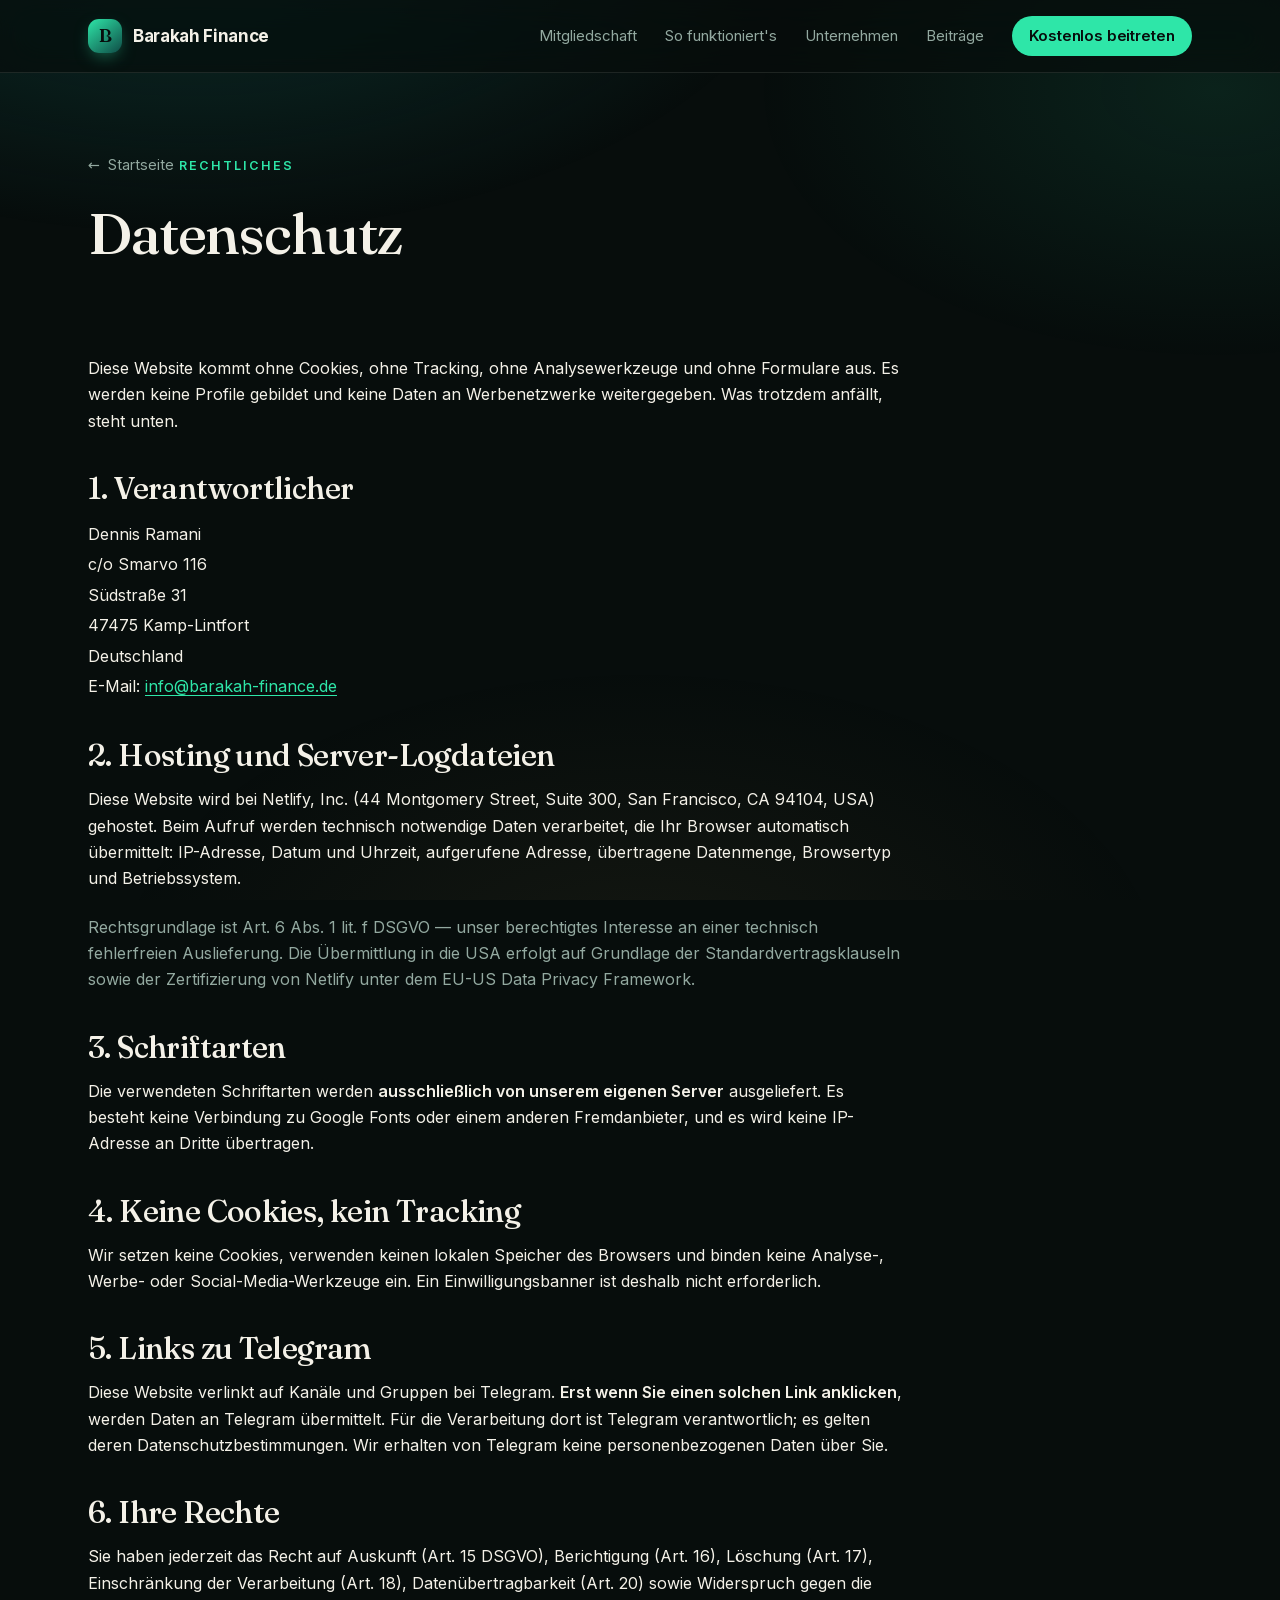
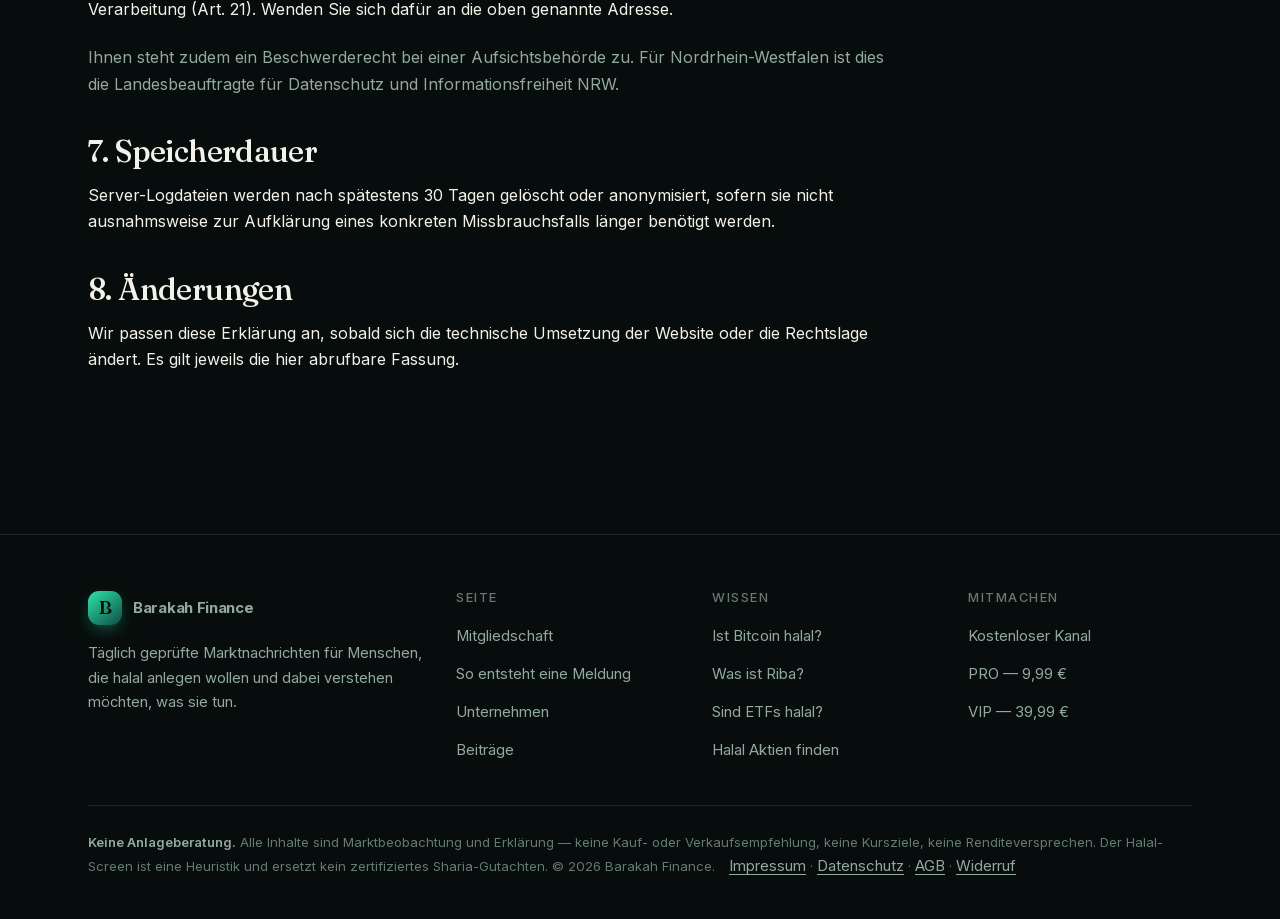
<file: pages/recht/datenschutz.html>
<!DOCTYPE html>
<html lang="de" class="no-js">
<head>
<meta charset="UTF-8">
<meta name="viewport" content="width=device-width, initial-scale=1.0">
<title>Datenschutzerklärung | Barakah Finance</title>
<meta name="description" content="Datenschutzerklärung von Barakah Finance: keine Cookies, kein Tracking, lokal ausgelieferte Schriftarten.">
<meta name="robots" content="index, follow">
<link rel="canonical" href="https://joyful-dasik-cdf792.netlify.app/pages/recht/datenschutz.html">
<link rel="icon" href="../../assets/favicon.svg" type="image/svg+xml">
<meta property="og:type" content="article">
<meta property="og:site_name" content="Barakah Finance">
<meta property="og:title" content="Datenschutzerklärung | Barakah Finance">
<meta property="og:description" content="Datenschutzerklärung von Barakah Finance: keine Cookies, kein Tracking, lokal ausgelieferte Schriftarten.">
<meta property="og:image" content="https://joyful-dasik-cdf792.netlify.app/assets/og-image.png">
<meta property="og:locale" content="de_DE">
<meta name="twitter:card" content="summary_large_image">
<meta name="twitter:image" content="https://joyful-dasik-cdf792.netlify.app/assets/og-image.png">
<meta name="theme-color" content="#070d0c">
<link rel="stylesheet" href="../../css/fonts.css?v=659375b0">
<link rel="stylesheet" href="../../css/style.css?v=d37303cd">
<script>document.documentElement.classList.remove('no-js');</script>
</head>
<body>
<header id="shell-header"></header>

<section class="page-head">
  <div class="wrap">
    <a class="back" href="../../index.html"><span>&#8592;</span> Startseite</a>
    <span class="eyebrow">Rechtliches</span>
    <h1>Datenschutz</h1>
  </div>
</section>

<section class="section" style="padding-top:0">
  <div class="wrap">
    <article class="article recht">
      
<div class="article-body">
<p class="lead-p">Diese Website kommt ohne Cookies, ohne Tracking, ohne
Analysewerkzeuge und ohne Formulare aus. Es werden keine Profile gebildet und
keine Daten an Werbenetzwerke weitergegeben. Was trotzdem anfällt, steht
unten.</p>
</div>

<h2>1. Verantwortlicher</h2>
<div class="article-body">
<p class="anschrift">Dennis Ramani<br>c/o Smarvo 116<br>Südstraße 31<br>47475 Kamp-Lintfort<br>Deutschland<br>
E-Mail: <a href="mailto:info@barakah-finance.de">info@barakah-finance.de</a></p>
</div>

<h2>2. Hosting und Server-Logdateien</h2>
<div class="article-body">
<p>Diese Website wird bei Netlify, Inc. (44 Montgomery Street, Suite 300, San
Francisco, CA 94104, USA) gehostet. Beim Aufruf werden technisch notwendige
Daten verarbeitet, die Ihr Browser automatisch übermittelt: IP-Adresse,
Datum und Uhrzeit, aufgerufene Adresse, übertragene Datenmenge,
Browsertyp und Betriebssystem.</p>
<p>Rechtsgrundlage ist Art. 6 Abs. 1 lit. f DSGVO — unser berechtigtes
Interesse an einer technisch fehlerfreien Auslieferung. Die Übermittlung in
die USA erfolgt auf Grundlage der Standardvertragsklauseln sowie der
Zertifizierung von Netlify unter dem EU-US Data Privacy Framework.</p>
</div>

<h2>3. Schriftarten</h2>
<div class="article-body">
<p>Die verwendeten Schriftarten werden <strong>ausschließlich von unserem
eigenen Server</strong> ausgeliefert. Es besteht keine Verbindung zu Google
Fonts oder einem anderen Fremdanbieter, und es wird keine IP-Adresse an
Dritte übertragen.</p>
</div>

<h2>4. Keine Cookies, kein Tracking</h2>
<div class="article-body">
<p>Wir setzen keine Cookies, verwenden keinen lokalen Speicher des Browsers
und binden keine Analyse-, Werbe- oder Social-Media-Werkzeuge ein. Ein
Einwilligungsbanner ist deshalb nicht erforderlich.</p>
</div>

<h2>5. Links zu Telegram</h2>
<div class="article-body">
<p>Diese Website verlinkt auf Kanäle und Gruppen bei Telegram. <strong>Erst
wenn Sie einen solchen Link anklicken</strong>, werden Daten an Telegram
übermittelt. Für die Verarbeitung dort ist Telegram verantwortlich; es
gelten deren Datenschutzbestimmungen. Wir erhalten von Telegram keine
personenbezogenen Daten über Sie.</p>
</div>

<h2>6. Ihre Rechte</h2>
<div class="article-body">
<p>Sie haben jederzeit das Recht auf Auskunft (Art. 15 DSGVO), Berichtigung
(Art. 16), Löschung (Art. 17), Einschränkung der Verarbeitung (Art. 18),
Datenübertragbarkeit (Art. 20) sowie Widerspruch gegen die Verarbeitung
(Art. 21). Wenden Sie sich dafür an die oben genannte Adresse.</p>
<p>Ihnen steht zudem ein Beschwerderecht bei einer Aufsichtsbehörde zu. Für
Nordrhein-Westfalen ist dies die Landesbeauftragte für Datenschutz und
Informationsfreiheit NRW.</p>
</div>

<h2>7. Speicherdauer</h2>
<div class="article-body">
<p>Server-Logdateien werden nach spätestens 30 Tagen gelöscht oder
anonymisiert, sofern sie nicht ausnahmsweise zur Aufklärung eines
konkreten Missbrauchsfalls länger benötigt werden.</p>
</div>

<h2>8. Änderungen</h2>
<div class="article-body">
<p>Wir passen diese Erklärung an, sobald sich die technische Umsetzung der
Website oder die Rechtslage ändert. Es gilt jeweils die hier abrufbare
Fassung.</p>
</div>

    </article>
  </div>
</section>

<footer id="shell-footer"></footer>
<script src="../../data/companies.js?v=9ca3a6f8"></script>
<script src="../../data/posts.js?v=c5eb5d1b"></script>
<script src="../../js/shell.js?v=0c2dbf47"></script>
<script src="../../js/render.js?v=0708f8c6"></script>
<script src="../../js/animate.js?v=fdeb2113"></script>
</body>
</html>
</file>
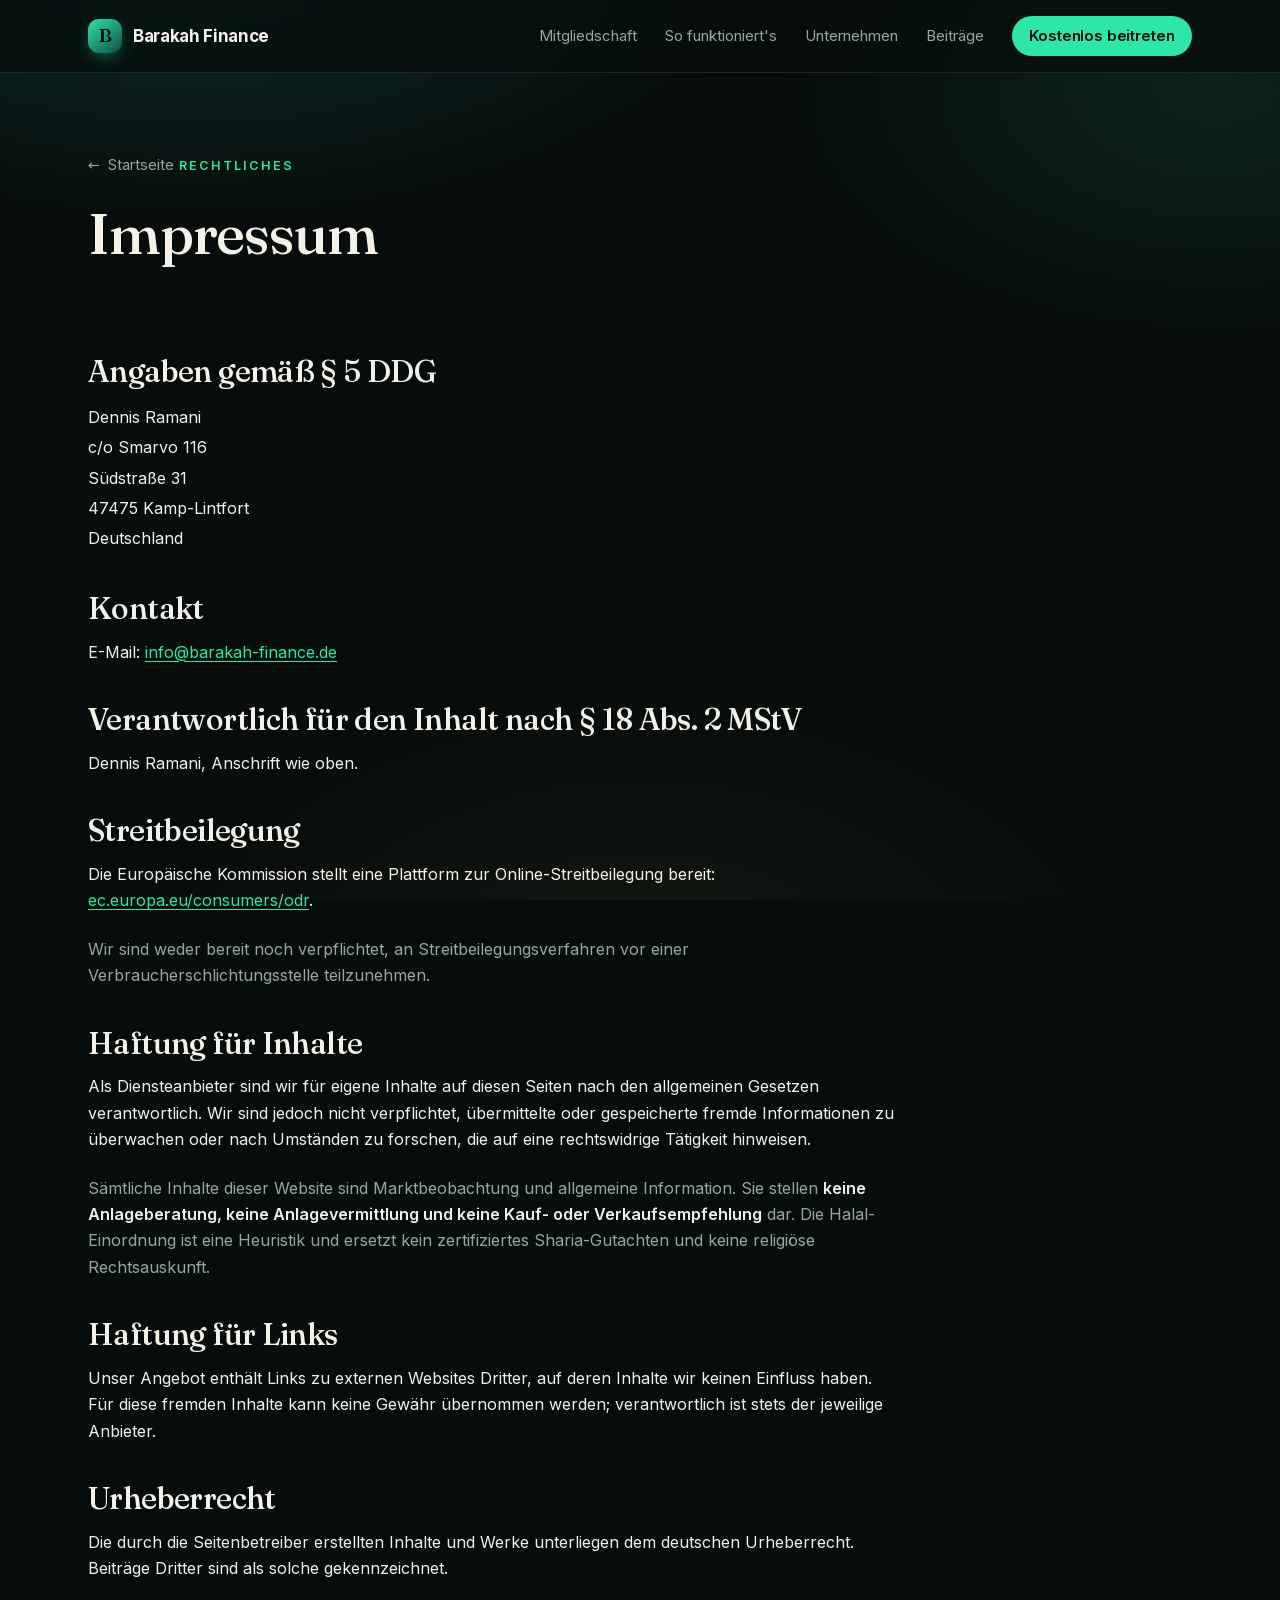
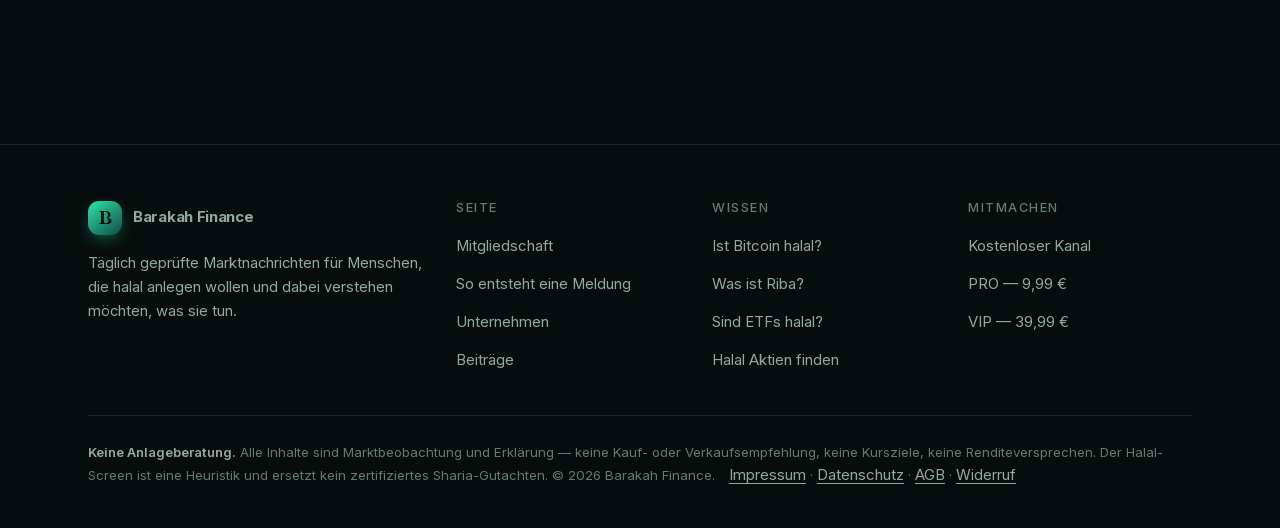
<file: pages/recht/impressum.html>
<!DOCTYPE html>
<html lang="de" class="no-js">
<head>
<meta charset="UTF-8">
<meta name="viewport" content="width=device-width, initial-scale=1.0">
<title>Impressum | Barakah Finance</title>
<meta name="description" content="Impressum von Barakah Finance nach § 5 DDG.">
<meta name="robots" content="index, follow">
<link rel="canonical" href="https://joyful-dasik-cdf792.netlify.app/pages/recht/impressum.html">
<link rel="icon" href="../../assets/favicon.svg" type="image/svg+xml">
<meta property="og:type" content="article">
<meta property="og:site_name" content="Barakah Finance">
<meta property="og:title" content="Impressum | Barakah Finance">
<meta property="og:description" content="Impressum von Barakah Finance nach § 5 DDG.">
<meta property="og:image" content="https://joyful-dasik-cdf792.netlify.app/assets/og-image.png">
<meta property="og:locale" content="de_DE">
<meta name="twitter:card" content="summary_large_image">
<meta name="twitter:image" content="https://joyful-dasik-cdf792.netlify.app/assets/og-image.png">
<meta name="theme-color" content="#070d0c">
<link rel="stylesheet" href="../../css/fonts.css?v=659375b0">
<link rel="stylesheet" href="../../css/style.css?v=d37303cd">
<script>document.documentElement.classList.remove('no-js');</script>
</head>
<body>
<header id="shell-header"></header>

<section class="page-head">
  <div class="wrap">
    <a class="back" href="../../index.html"><span>&#8592;</span> Startseite</a>
    <span class="eyebrow">Rechtliches</span>
    <h1>Impressum</h1>
  </div>
</section>

<section class="section" style="padding-top:0">
  <div class="wrap">
    <article class="article recht">
      
<h2>Angaben gemäß § 5 DDG</h2>
<div class="article-body">
<p class="anschrift">Dennis Ramani<br>c/o Smarvo 116<br>Südstraße 31<br>47475 Kamp-Lintfort<br>Deutschland</p>
</div>

<h2>Kontakt</h2>
<div class="article-body">
<p>E-Mail: <a href="mailto:info@barakah-finance.de">info@barakah-finance.de</a></p>
</div>

<h2>Verantwortlich für den Inhalt nach § 18 Abs. 2 MStV</h2>
<div class="article-body">
<p>Dennis Ramani, Anschrift wie oben.</p>
</div>

<h2>Streitbeilegung</h2>
<div class="article-body">
<p>Die Europäische Kommission stellt eine Plattform zur
Online-Streitbeilegung bereit:
<a href="https://ec.europa.eu/consumers/odr/" target="_blank" rel="noopener">
ec.europa.eu/consumers/odr</a>.</p>
<p>Wir sind weder bereit noch verpflichtet, an
Streitbeilegungsverfahren vor einer Verbraucherschlichtungsstelle
teilzunehmen.</p>
</div>

<h2>Haftung für Inhalte</h2>
<div class="article-body">
<p>Als Diensteanbieter sind wir für eigene Inhalte auf diesen Seiten nach den
allgemeinen Gesetzen verantwortlich. Wir sind jedoch nicht verpflichtet,
übermittelte oder gespeicherte fremde Informationen zu überwachen oder nach
Umständen zu forschen, die auf eine rechtswidrige Tätigkeit hinweisen.</p>
<p>Sämtliche Inhalte dieser Website sind Marktbeobachtung und allgemeine
Information. Sie stellen <strong>keine Anlageberatung, keine
Anlagevermittlung und keine Kauf- oder Verkaufsempfehlung</strong> dar. Die
Halal-Einordnung ist eine Heuristik und ersetzt kein zertifiziertes
Sharia-Gutachten und keine religiöse Rechtsauskunft.</p>
</div>

<h2>Haftung für Links</h2>
<div class="article-body">
<p>Unser Angebot enthält Links zu externen Websites Dritter, auf deren Inhalte
wir keinen Einfluss haben. Für diese fremden Inhalte kann keine Gewähr
übernommen werden; verantwortlich ist stets der jeweilige Anbieter.</p>
</div>

<h2>Urheberrecht</h2>
<div class="article-body">
<p>Die durch die Seitenbetreiber erstellten Inhalte und Werke unterliegen dem
deutschen Urheberrecht. Beiträge Dritter sind als solche gekennzeichnet.</p>
</div>

    </article>
  </div>
</section>

<footer id="shell-footer"></footer>
<script src="../../data/companies.js?v=9ca3a6f8"></script>
<script src="../../data/posts.js?v=c5eb5d1b"></script>
<script src="../../js/shell.js?v=0c2dbf47"></script>
<script src="../../js/render.js?v=0708f8c6"></script>
<script src="../../js/animate.js?v=fdeb2113"></script>
</body>
</html>
</file>
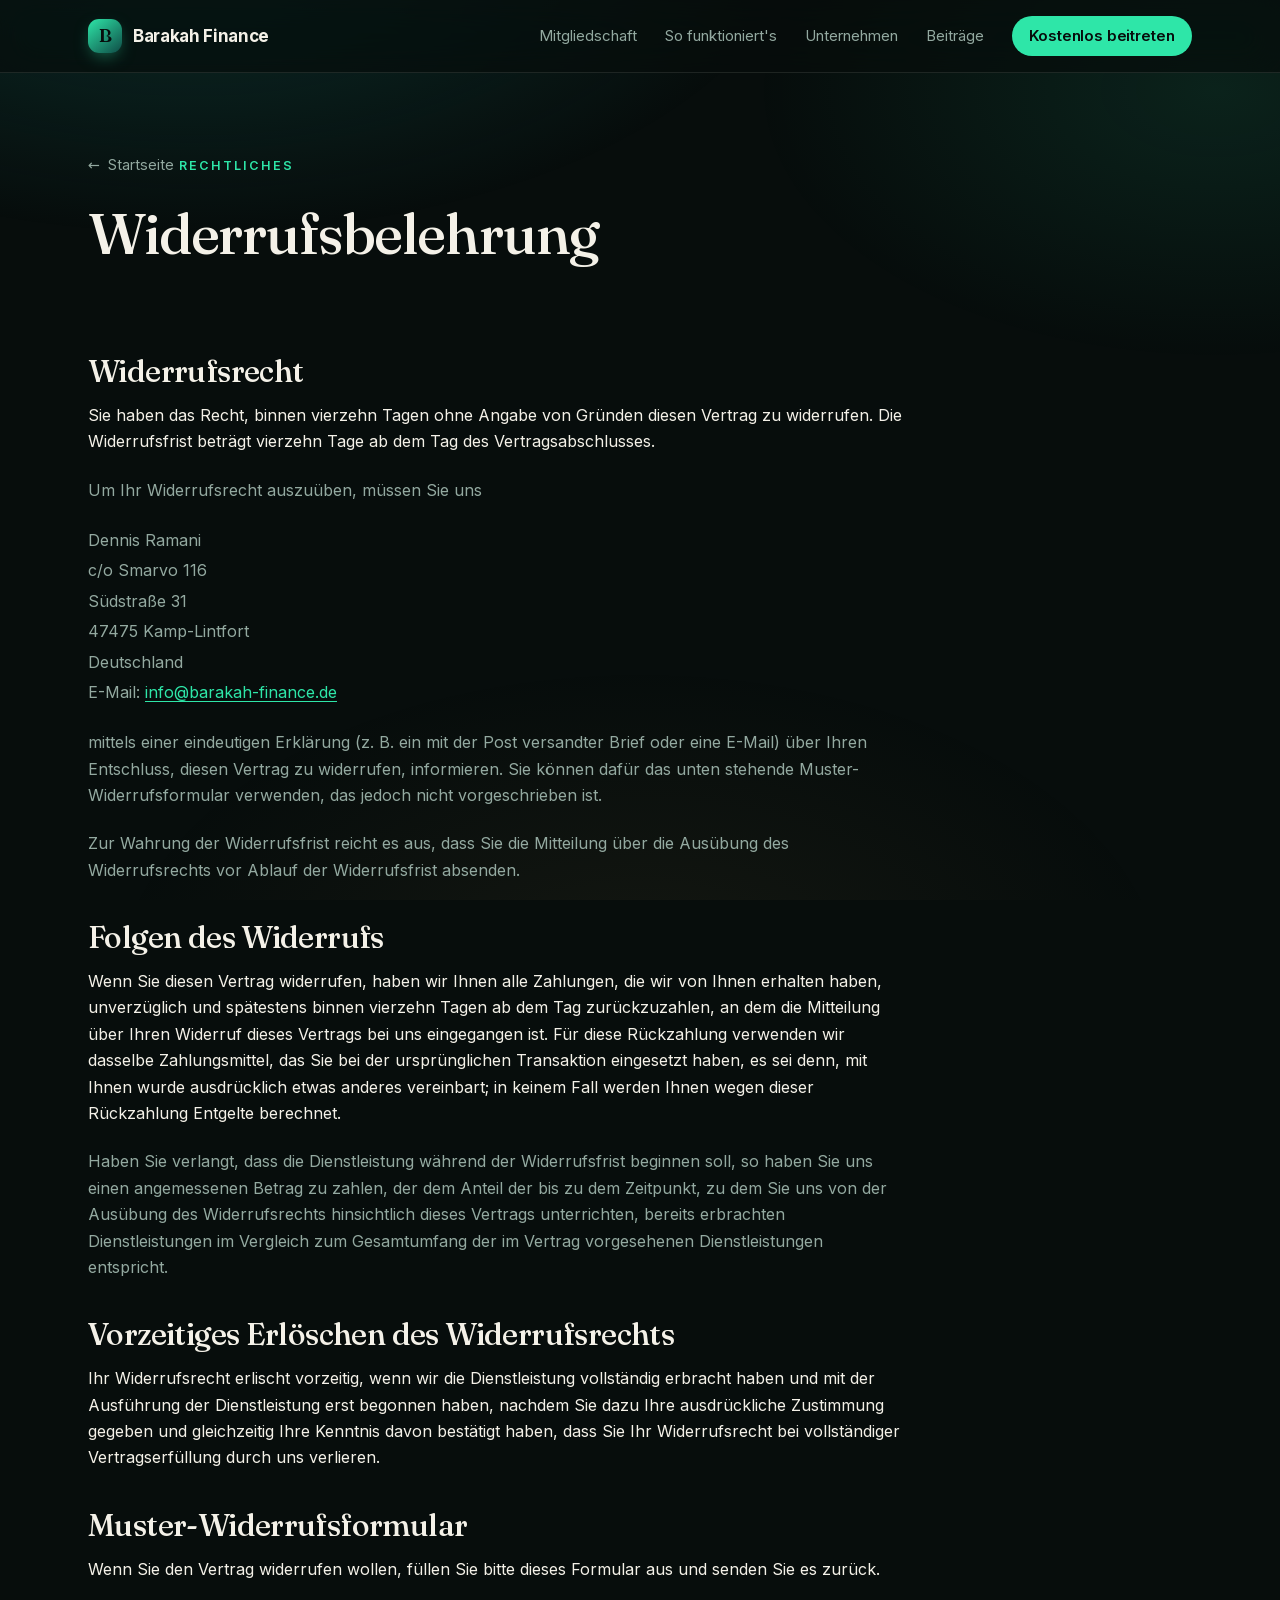
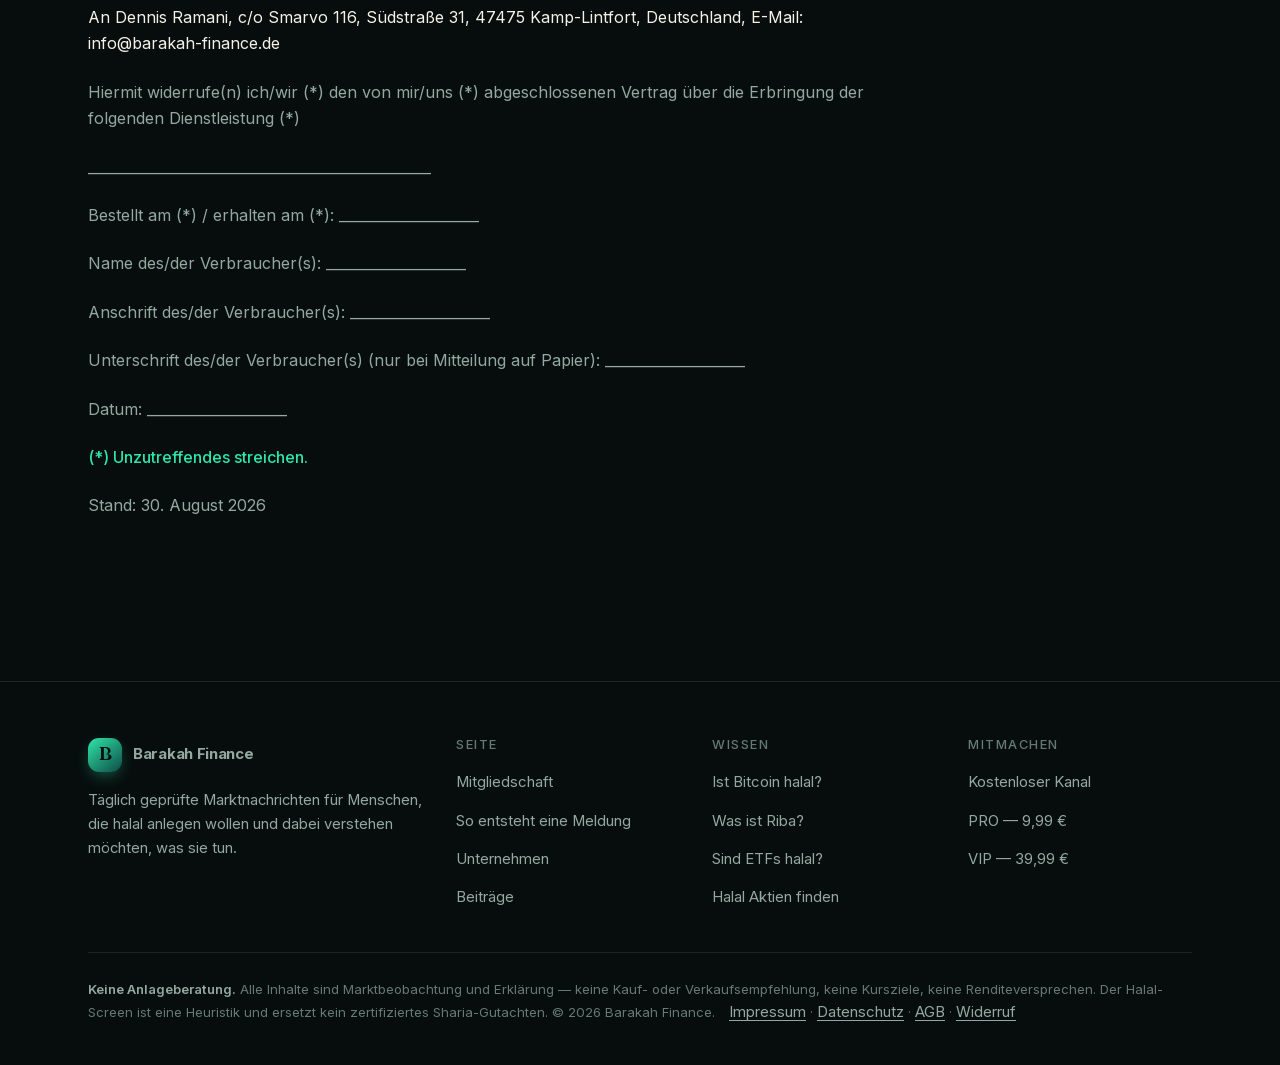
<file: pages/recht/widerruf.html>
<!DOCTYPE html>
<html lang="de" class="no-js">
<head>
<meta charset="UTF-8">
<meta name="viewport" content="width=device-width, initial-scale=1.0">
<title>Widerrufsbelehrung | Barakah Finance</title>
<meta name="description" content="Widerrufsbelehrung und Muster-Widerrufsformular für Mitgliedschaften bei Barakah Finance.">
<meta name="robots" content="index, follow">
<link rel="canonical" href="https://joyful-dasik-cdf792.netlify.app/pages/recht/widerruf.html">
<link rel="icon" href="../../assets/favicon.svg" type="image/svg+xml">
<meta property="og:type" content="article">
<meta property="og:site_name" content="Barakah Finance">
<meta property="og:title" content="Widerrufsbelehrung | Barakah Finance">
<meta property="og:description" content="Widerrufsbelehrung und Muster-Widerrufsformular für Mitgliedschaften bei Barakah Finance.">
<meta property="og:image" content="https://joyful-dasik-cdf792.netlify.app/assets/og-image.png">
<meta property="og:locale" content="de_DE">
<meta name="twitter:card" content="summary_large_image">
<meta name="twitter:image" content="https://joyful-dasik-cdf792.netlify.app/assets/og-image.png">
<meta name="theme-color" content="#070d0c">
<link rel="stylesheet" href="../../css/fonts.css?v=659375b0">
<link rel="stylesheet" href="../../css/style.css?v=d37303cd">
<script>document.documentElement.classList.remove('no-js');</script>
</head>
<body>
<header id="shell-header"></header>

<section class="page-head">
  <div class="wrap">
    <a class="back" href="../../index.html"><span>&#8592;</span> Startseite</a>
    <span class="eyebrow">Rechtliches</span>
    <h1>Widerrufsbelehrung</h1>
  </div>
</section>

<section class="section" style="padding-top:0">
  <div class="wrap">
    <article class="article recht">
<h2>Widerrufsrecht</h2>
<div class="article-body">
<p>Sie haben das Recht, binnen vierzehn Tagen ohne Angabe von Gründen diesen Vertrag zu widerrufen. Die Widerrufsfrist beträgt vierzehn Tage ab dem Tag des Vertragsabschlusses.</p>
<p>Um Ihr Widerrufsrecht auszuüben, müssen Sie uns</p>
<p class="anschrift">Dennis Ramani<br>c/o Smarvo 116<br>Südstraße 31<br>47475 Kamp-Lintfort<br>Deutschland<br>E-Mail: <a href="mailto:info@barakah-finance.de">info@barakah-finance.de</a></p>
<p>mittels einer eindeutigen Erklärung (z. B. ein mit der Post versandter Brief oder eine E-Mail) über Ihren Entschluss, diesen Vertrag zu widerrufen, informieren. Sie können dafür das unten stehende Muster-Widerrufsformular verwenden, das jedoch nicht vorgeschrieben ist.</p>
<p>Zur Wahrung der Widerrufsfrist reicht es aus, dass Sie die Mitteilung über die Ausübung des Widerrufsrechts vor Ablauf der Widerrufsfrist absenden.</p>
</div>

<h2>Folgen des Widerrufs</h2>
<div class="article-body">
<p>Wenn Sie diesen Vertrag widerrufen, haben wir Ihnen alle Zahlungen, die wir von Ihnen erhalten haben, unverzüglich und spätestens binnen vierzehn Tagen ab dem Tag zurückzuzahlen, an dem die Mitteilung über Ihren Widerruf dieses Vertrags bei uns eingegangen ist. Für diese Rückzahlung verwenden wir dasselbe Zahlungsmittel, das Sie bei der ursprünglichen Transaktion eingesetzt haben, es sei denn, mit Ihnen wurde ausdrücklich etwas anderes vereinbart; in keinem Fall werden Ihnen wegen dieser Rückzahlung Entgelte berechnet.</p>
<p>Haben Sie verlangt, dass die Dienstleistung während der Widerrufsfrist beginnen soll, so haben Sie uns einen angemessenen Betrag zu zahlen, der dem Anteil der bis zu dem Zeitpunkt, zu dem Sie uns von der Ausübung des Widerrufsrechts hinsichtlich dieses Vertrags unterrichten, bereits erbrachten Dienstleistungen im Vergleich zum Gesamtumfang der im Vertrag vorgesehenen Dienstleistungen entspricht.</p>
</div>

<h2>Vorzeitiges Erlöschen des Widerrufsrechts</h2>
<div class="article-body">
<p>Ihr Widerrufsrecht erlischt vorzeitig, wenn wir die Dienstleistung vollständig erbracht haben und mit der Ausführung der Dienstleistung erst begonnen haben, nachdem Sie dazu Ihre ausdrückliche Zustimmung gegeben und gleichzeitig Ihre Kenntnis davon bestätigt haben, dass Sie Ihr Widerrufsrecht bei vollständiger Vertragserfüllung durch uns verlieren.</p>
</div>

<h2>Muster-Widerrufsformular</h2>
<div class="article-body">
<p>Wenn Sie den Vertrag widerrufen wollen, füllen Sie bitte dieses Formular aus und senden Sie es zurück.</p>
<blockquote class="widerruf-muster"><p>An Dennis Ramani, c/o Smarvo 116, Südstraße 31, 47475 Kamp-Lintfort, Deutschland, E-Mail: info@barakah-finance.de</p><p>Hiermit widerrufe(n) ich/wir (*) den von mir/uns (*) abgeschlossenen Vertrag über die Erbringung der folgenden Dienstleistung (*)</p><p>_________________________________________________</p><p>Bestellt am (*) / erhalten am (*): ____________________</p><p>Name des/der Verbraucher(s): ____________________</p><p>Anschrift des/der Verbraucher(s): ____________________</p><p>Unterschrift des/der Verbraucher(s) (nur bei Mitteilung auf Papier): ____________________</p><p>Datum: ____________________</p><p><em>(*) Unzutreffendes streichen.</em></p></blockquote>
<p class="stand">Stand: 30. August 2026</p>
</div>


    </article>
  </div>
</section>

<footer id="shell-footer"></footer>
<script src="../../data/companies.js?v=9ca3a6f8"></script>
<script src="../../data/posts.js?v=c5eb5d1b"></script>
<script src="../../js/shell.js?v=0c2dbf47"></script>
<script src="../../js/render.js?v=0708f8c6"></script>
<script src="../../js/animate.js?v=fdeb2113"></script>
</body>
</html>
</file>
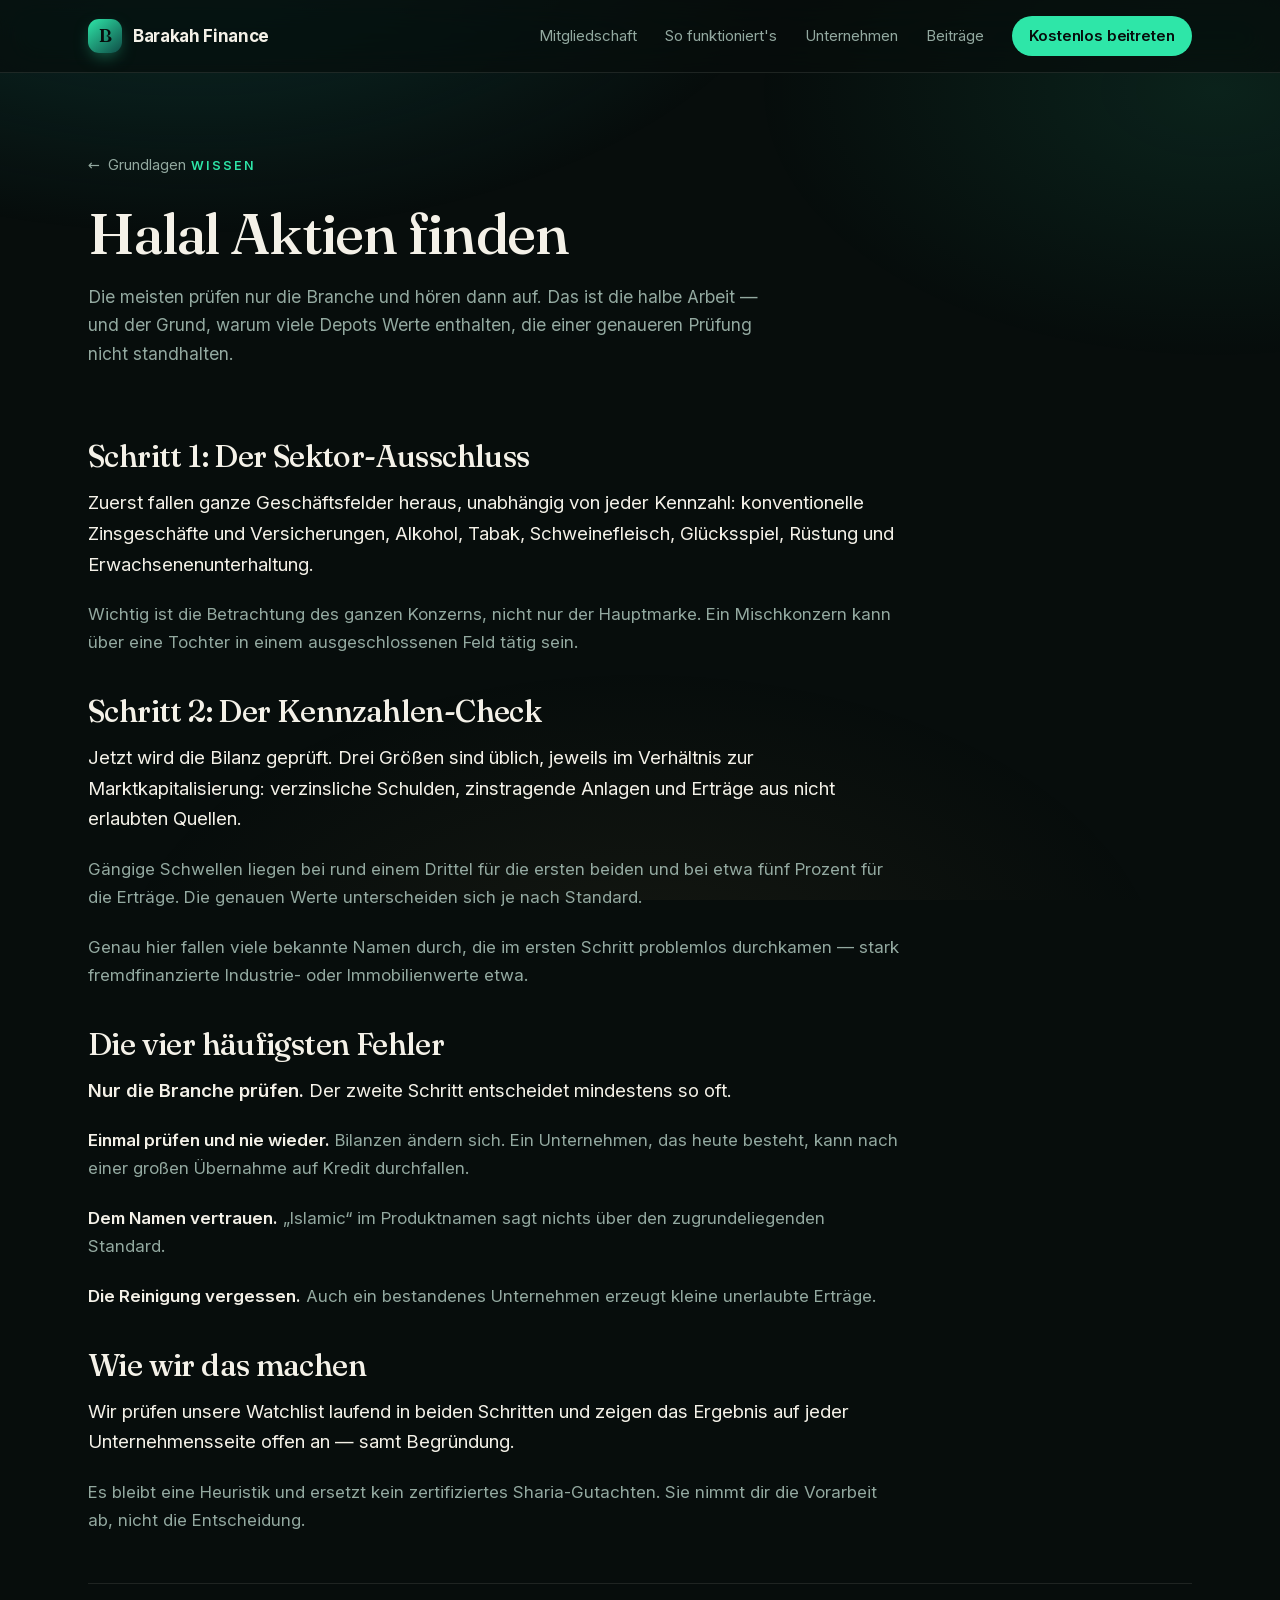
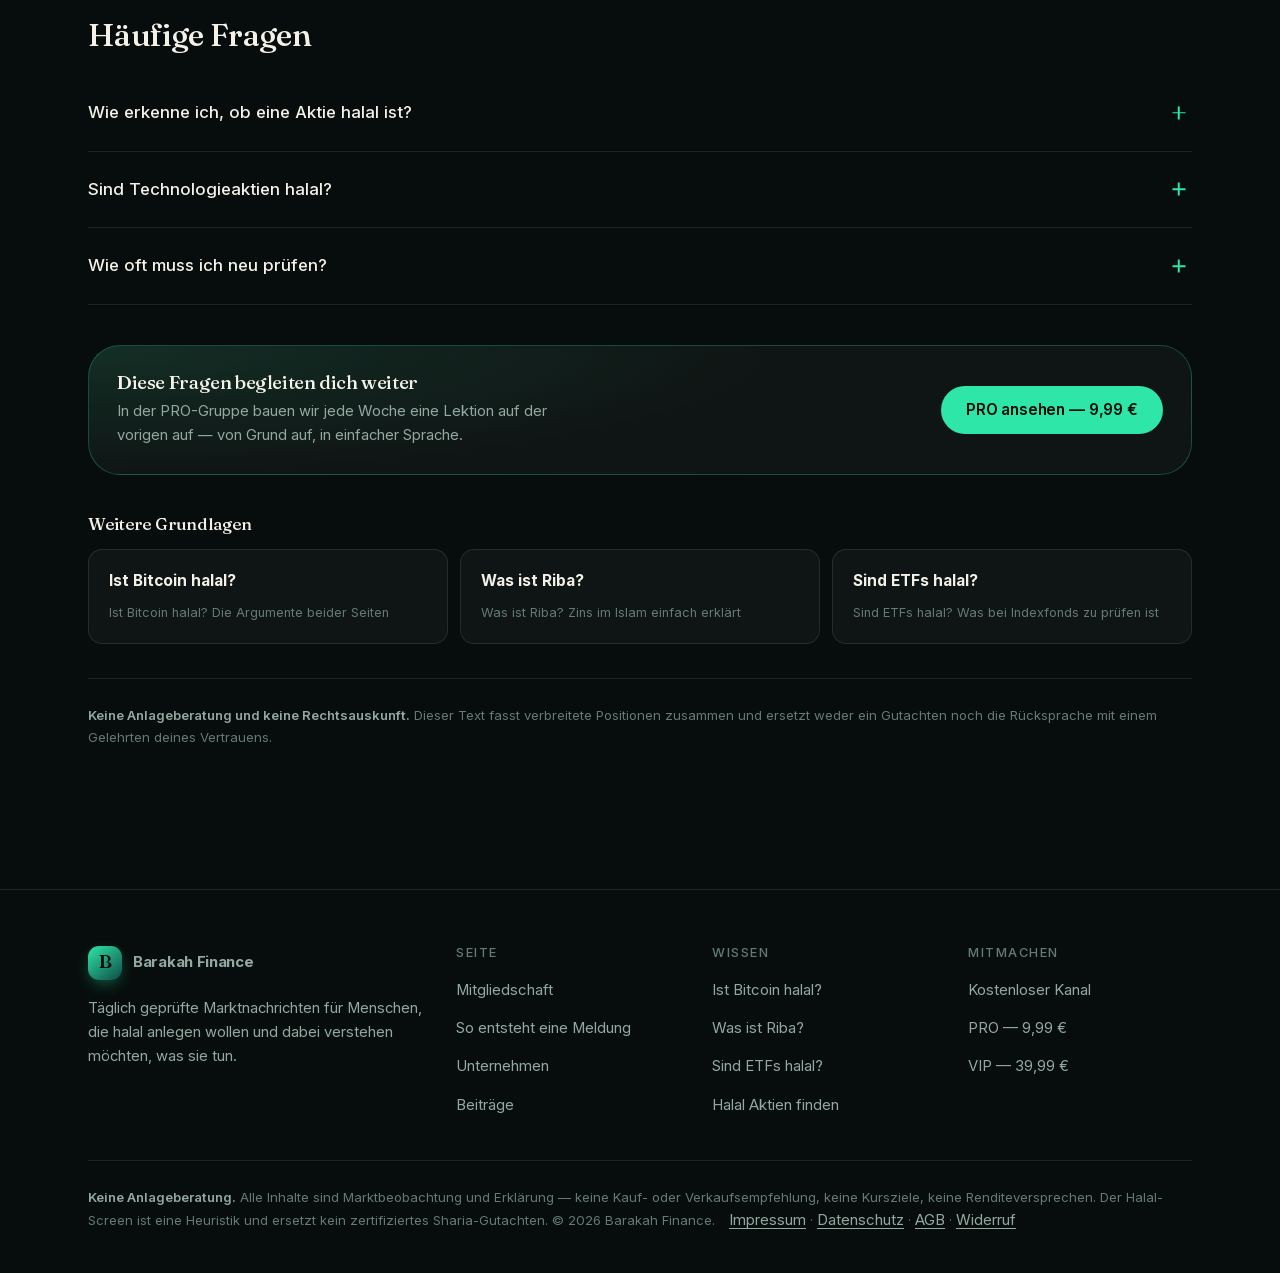
<file: pages/wissen/halal-aktien-finden.html>
<!DOCTYPE html>
<html lang="de" class="no-js">
<head>
<meta charset="UTF-8">
<meta name="viewport" content="width=device-width, initial-scale=1.0">
<title>Halal Aktien finden: die Prüfung in zwei Schritten | Barakah Finance</title>
<meta name="description" content="Wie man halal-konforme Aktien systematisch findet: Sektor-Ausschluss, Kennzahlen-Check mit konkreten Schwellen und die häufigsten Fehler dabei.">
<link rel="canonical" href="https://joyful-dasik-cdf792.netlify.app/pages/wissen/halal-aktien-finden.html">
<meta property="og:type" content="article">
<meta property="og:title" content="Halal Aktien finden: die Prüfung in zwei Schritten">
<meta property="og:description" content="Wie man halal-konforme Aktien systematisch findet: Sektor-Ausschluss, Kennzahlen-Check mit konkreten Schwellen und die häufigsten Fehler dabei.">
<meta property="og:locale" content="de_DE">
<link rel="icon" href="../../assets/favicon.svg" type="image/svg+xml">
<meta property="og:type" content="article">
<meta property="og:site_name" content="Barakah Finance">
<meta property="og:title" content="Halal Aktien finden: die Prüfung in zwei Schritten | Barakah Finance">
<meta property="og:description" content="Wie man halal-konforme Aktien systematisch findet: Sektor-Ausschluss, Kennzahlen-Check mit konkreten Schwellen und die häufigsten Fehler dabei.">
<meta property="og:image" content="https://joyful-dasik-cdf792.netlify.app/assets/og-image.png">
<meta property="og:locale" content="de_DE">
<meta name="twitter:card" content="summary_large_image">
<meta name="twitter:image" content="https://joyful-dasik-cdf792.netlify.app/assets/og-image.png">
<meta name="theme-color" content="#070d0c">
<script type="application/ld+json">
{"@context":"https://schema.org","@type":"FAQPage","mainEntity":[{"@type":"Question","name":"Wie erkenne ich, ob eine Aktie halal ist?","acceptedAnswer":{"@type":"Answer","text":"In zwei Schritten: erst der Sektor-Ausschluss (Zinsgeschäfte, Alkohol, Glücksspiel, Rüstung, Schweinefleisch, Erwachsenenunterhaltung), dann der Kennzahlen-Check auf verzinsliche Schulden, zinstragende Anlagen und unerlaubte Erträge — jeweils im Verhältnis zur Marktkapitalisierung."}},{"@type":"Question","name":"Sind Technologieaktien halal?","acceptedAnswer":{"@type":"Answer","text":"Der Sektor ist unproblematisch, aber das allein genügt nicht. Entscheidend ist die Bilanz: Ein Technologiekonzern mit hoher Verschuldung kann im zweiten Schritt durchfallen."}},{"@type":"Question","name":"Wie oft muss ich neu prüfen?","acceptedAnswer":{"@type":"Answer","text":"Mindestens einmal jährlich, und immer nach größeren Übernahmen oder Kapitalmaßnahmen. Bilanzkennzahlen verändern sich, die Einordnung mit ihnen."}}]}
</script>
<script type="application/ld+json">
{"@context":"https://schema.org","@type":"BreadcrumbList","itemListElement":[
{"@type":"ListItem","position":1,"name":"Start","item":"https://joyful-dasik-cdf792.netlify.app/"},
{"@type":"ListItem","position":2,"name":"Wissen","item":"https://joyful-dasik-cdf792.netlify.app/pages/wissen/"},
{"@type":"ListItem","position":3,"name":"Halal Aktien finden"}]}
</script><link rel="stylesheet" href="../../css/fonts.css?v=659375b0">
<link rel="stylesheet" href="../../css/style.css?v=d37303cd">
<script>document.documentElement.classList.remove('no-js');</script>
</head>
<body>
<header id="shell-header"></header>

<section class="page-head">
  <div class="wrap">
    <a class="back" href="../../index.html#halal-investieren"><span>&#8592;</span> Grundlagen</a>
    <span class="eyebrow">Wissen</span>
    <h1>Halal Aktien finden</h1>
    <p>Die meisten prüfen nur die Branche und hören dann auf. Das ist die halbe Arbeit — und der Grund, warum viele Depots Werte enthalten, die einer genaueren Prüfung nicht standhalten.</p>
  </div>
</section>

<section class="section" style="padding-top:0">
  <div class="wrap">
    <article class="article">
      <h2>Schritt 1: Der Sektor-Ausschluss</h2>
      <div class="article-body"><p>Zuerst fallen ganze Geschäftsfelder heraus, unabhängig von jeder Kennzahl: konventionelle Zinsgeschäfte und Versicherungen, Alkohol, Tabak, Schweinefleisch, Glücksspiel, Rüstung und Erwachsenenunterhaltung.</p><p>Wichtig ist die Betrachtung des ganzen Konzerns, nicht nur der Hauptmarke. Ein Mischkonzern kann über eine Tochter in einem ausgeschlossenen Feld tätig sein.</p></div>
      <h2>Schritt 2: Der Kennzahlen-Check</h2>
      <div class="article-body"><p>Jetzt wird die Bilanz geprüft. Drei Größen sind üblich, jeweils im Verhältnis zur Marktkapitalisierung: verzinsliche Schulden, zinstragende Anlagen und Erträge aus nicht erlaubten Quellen.</p><p>Gängige Schwellen liegen bei rund einem Drittel für die ersten beiden und bei etwa fünf Prozent für die Erträge. Die genauen Werte unterscheiden sich je nach Standard.</p><p>Genau hier fallen viele bekannte Namen durch, die im ersten Schritt problemlos durchkamen — stark fremdfinanzierte Industrie- oder Immobilienwerte etwa.</p></div>
      <h2>Die vier häufigsten Fehler</h2>
      <div class="article-body"><p><strong>Nur die Branche prüfen.</strong> Der zweite Schritt entscheidet mindestens so oft.</p><p><strong>Einmal prüfen und nie wieder.</strong> Bilanzen ändern sich. Ein Unternehmen, das heute besteht, kann nach einer großen Übernahme auf Kredit durchfallen.</p><p><strong>Dem Namen vertrauen.</strong> „Islamic“ im Produktnamen sagt nichts über den zugrundeliegenden Standard.</p><p><strong>Die Reinigung vergessen.</strong> Auch ein bestandenes Unternehmen erzeugt kleine unerlaubte Erträge.</p></div>
      <h2>Wie wir das machen</h2>
      <div class="article-body"><p>Wir prüfen unsere Watchlist laufend in beiden Schritten und zeigen das Ergebnis auf jeder Unternehmensseite offen an — samt Begründung.</p><p>Es bleibt eine Heuristik und ersetzt kein zertifiziertes Sharia-Gutachten. Sie nimmt dir die Vorarbeit ab, nicht die Entscheidung.</p></div>
    </article>

    <div class="wissen-faq">
      <h2 style="font-size:clamp(1.5rem,3vw,2rem);margin-bottom:22px">Häufige Fragen</h2>
      <div class="faq-item"><button class="faq-q" aria-expanded="false">Wie erkenne ich, ob eine Aktie halal ist?<span class="faq-sign"></span></button><div class="faq-a"><p>In zwei Schritten: erst der Sektor-Ausschluss (Zinsgeschäfte, Alkohol, Glücksspiel, Rüstung, Schweinefleisch, Erwachsenenunterhaltung), dann der Kennzahlen-Check auf verzinsliche Schulden, zinstragende Anlagen und unerlaubte Erträge — jeweils im Verhältnis zur Marktkapitalisierung.</p></div></div>
      <div class="faq-item"><button class="faq-q" aria-expanded="false">Sind Technologieaktien halal?<span class="faq-sign"></span></button><div class="faq-a"><p>Der Sektor ist unproblematisch, aber das allein genügt nicht. Entscheidend ist die Bilanz: Ein Technologiekonzern mit hoher Verschuldung kann im zweiten Schritt durchfallen.</p></div></div>
      <div class="faq-item"><button class="faq-q" aria-expanded="false">Wie oft muss ich neu prüfen?<span class="faq-sign"></span></button><div class="faq-a"><p>Mindestens einmal jährlich, und immer nach größeren Übernahmen oder Kapitalmaßnahmen. Bilanzkennzahlen verändern sich, die Einordnung mit ihnen.</p></div></div>
    </div>

    <div class="detail-cta" style="margin-top:40px">
      <div>
        <h3>Diese Fragen begleiten dich weiter</h3>
        <p>In der PRO-Gruppe bauen wir jede Woche eine Lektion auf der vorigen auf — von Grund auf, in einfacher Sprache.</p>
      </div>
      <a class="btn" data-cta="pro" href="#">PRO ansehen — 9,99 &euro;</a>
    </div>

    <nav class="wissen-nav">
      <h3>Weitere Grundlagen</h3>
      <div class="wissen-links"><a class="wissen-link" href="ist-bitcoin-halal.html"><b>Ist Bitcoin halal?</b><span>Ist Bitcoin halal? Die Argumente beider Seiten</span></a><a class="wissen-link" href="was-ist-riba.html"><b>Was ist Riba?</b><span>Was ist Riba? Zins im Islam einfach erklärt</span></a><a class="wissen-link" href="sind-etfs-halal.html"><b>Sind ETFs halal?</b><span>Sind ETFs halal? Was bei Indexfonds zu prüfen ist</span></a></div>
    </nav>

    <p class="footer-note" style="margin-top:34px">
      <strong>Keine Anlageberatung und keine Rechtsauskunft.</strong> Dieser Text
      fasst verbreitete Positionen zusammen und ersetzt weder ein Gutachten noch
      die Rücksprache mit einem Gelehrten deines Vertrauens.
    </p>
  </div>
</section>

<footer id="shell-footer"></footer>
<script src="../../data/companies.js?v=9ca3a6f8"></script>
<script src="../../data/posts.js?v=c5eb5d1b"></script>
<script src="../../js/shell.js?v=0c2dbf47"></script>
<script src="../../js/render.js?v=0708f8c6"></script>
<script src="../../js/animate.js?v=fdeb2113"></script>
</body>
</html>
</file>
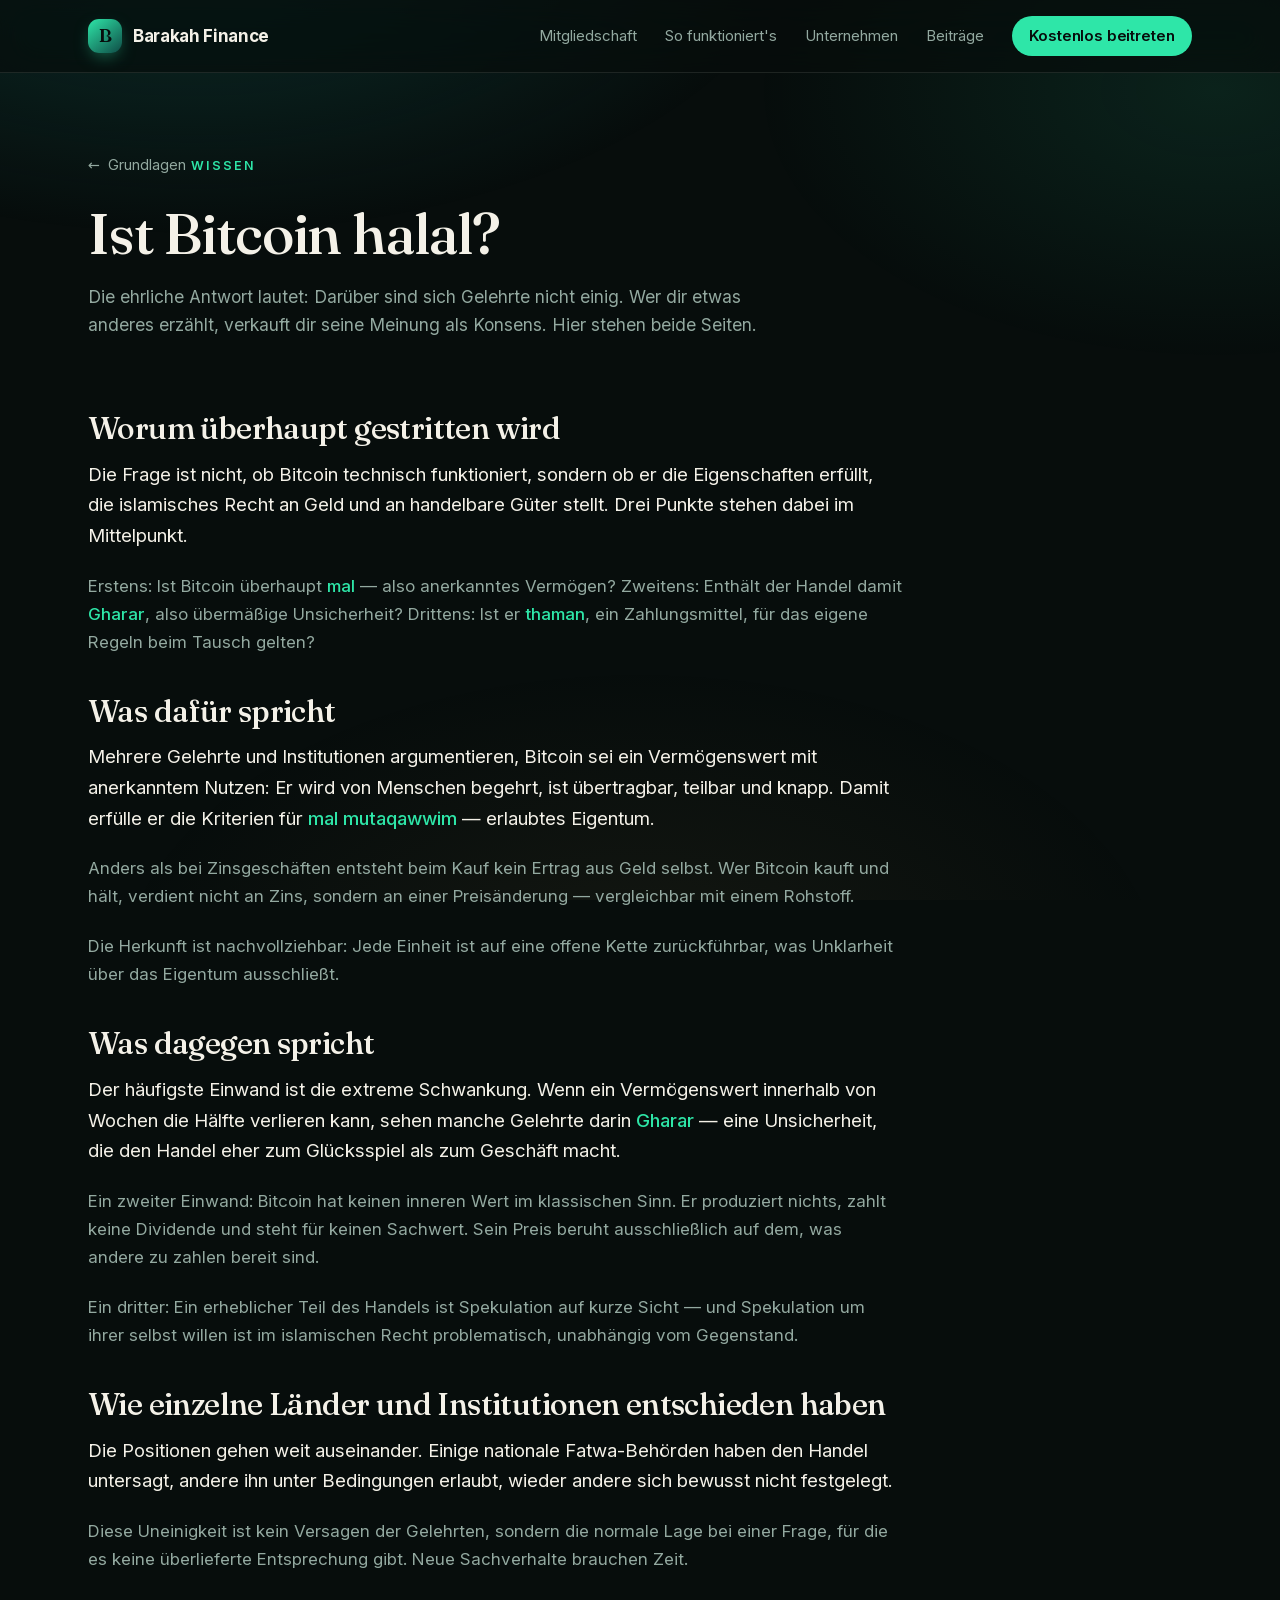
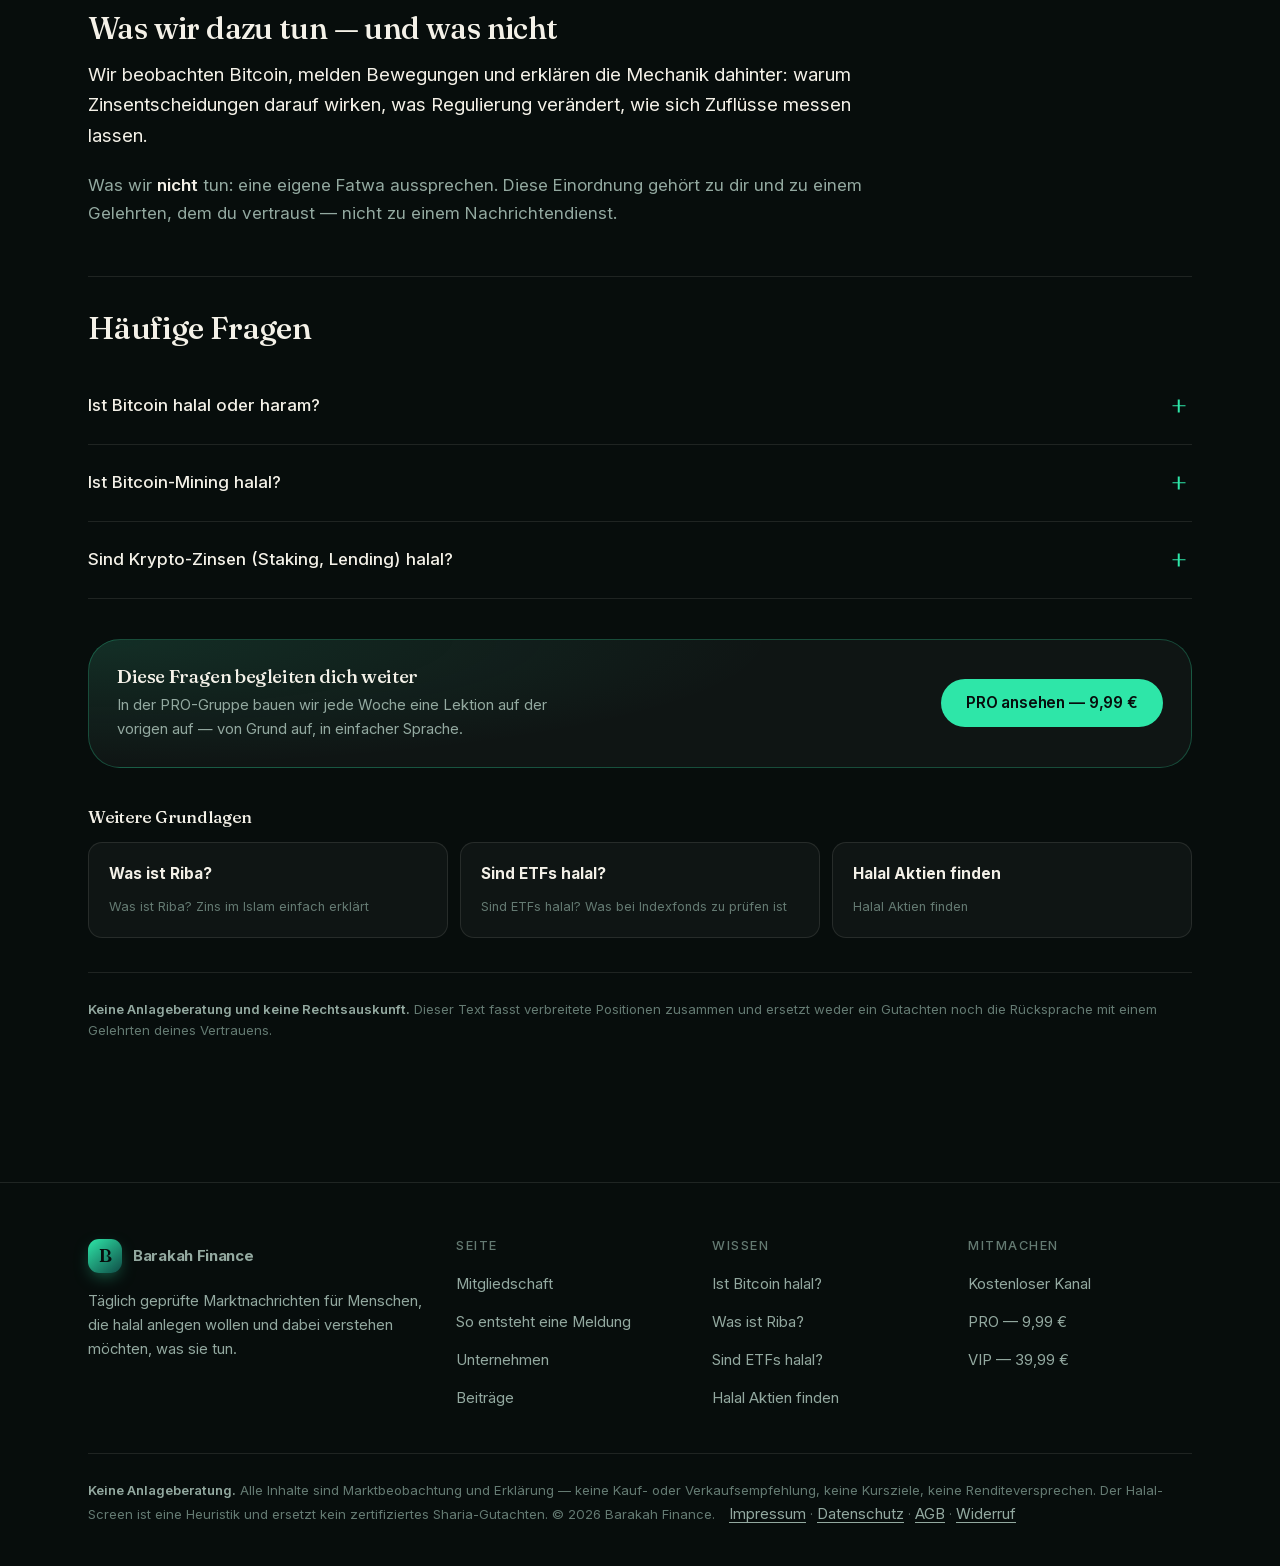
<file: pages/wissen/ist-bitcoin-halal.html>
<!DOCTYPE html>
<html lang="de" class="no-js">
<head>
<meta charset="UTF-8">
<meta name="viewport" content="width=device-width, initial-scale=1.0">
<title>Ist Bitcoin halal? Die Argumente beider Seiten | Barakah Finance</title>
<meta name="description" content="Ist Bitcoin halal oder haram? Wir stellen die Argumente der Gelehrten gegenüber — Gharar, fehlender innerer Wert, Zahlungsmittel-Frage — ohne eine eigene Fatwa auszusprechen.">
<link rel="canonical" href="https://joyful-dasik-cdf792.netlify.app/pages/wissen/ist-bitcoin-halal.html">
<meta property="og:type" content="article">
<meta property="og:title" content="Ist Bitcoin halal? Die Argumente beider Seiten">
<meta property="og:description" content="Ist Bitcoin halal oder haram? Wir stellen die Argumente der Gelehrten gegenüber — Gharar, fehlender innerer Wert, Zahlungsmittel-Frage — ohne eine eigene Fatwa auszusprechen.">
<meta property="og:locale" content="de_DE">
<link rel="icon" href="../../assets/favicon.svg" type="image/svg+xml">
<meta property="og:type" content="article">
<meta property="og:site_name" content="Barakah Finance">
<meta property="og:title" content="Ist Bitcoin halal? Die Argumente beider Seiten | Barakah Finance">
<meta property="og:description" content="Ist Bitcoin halal oder haram? Wir stellen die Argumente der Gelehrten gegenüber — Gharar, fehlender innerer Wert, Zahlungsmittel-Frage — ohne eine eigene Fatwa auszusprechen.">
<meta property="og:image" content="https://joyful-dasik-cdf792.netlify.app/assets/og-image.png">
<meta property="og:locale" content="de_DE">
<meta name="twitter:card" content="summary_large_image">
<meta name="twitter:image" content="https://joyful-dasik-cdf792.netlify.app/assets/og-image.png">
<meta name="theme-color" content="#070d0c">
<script type="application/ld+json">
{"@context":"https://schema.org","@type":"FAQPage","mainEntity":[{"@type":"Question","name":"Ist Bitcoin halal oder haram?","acceptedAnswer":{"@type":"Answer","text":"Darüber sind sich islamische Gelehrte nicht einig. Befürworter sehen in Bitcoin erlaubtes Eigentum (mal mutaqawwim) ohne Zinskomponente. Gegner verweisen auf die starke Schwankung als Gharar und auf den fehlenden inneren Wert. Es gibt dazu keinen Konsens."}},{"@type":"Question","name":"Ist Bitcoin-Mining halal?","acceptedAnswer":{"@type":"Answer","text":"Mining wird von einem Teil der Gelehrten als erlaubte Dienstleistung gesehen — man stellt Rechenleistung bereit und wird dafür entlohnt. Kritisch wird es, wenn die Bewertung der zugrundeliegenden Währung selbst abgelehnt wird."}},{"@type":"Question","name":"Sind Krypto-Zinsen (Staking, Lending) halal?","acceptedAnswer":{"@type":"Answer","text":"Hier ist die Lage deutlich klarer als bei Bitcoin selbst: Erträge, die allein aus dem Verleihen von Kapital entstehen, gelten überwiegend als Riba und damit als nicht zulässig."}}]}
</script>
<script type="application/ld+json">
{"@context":"https://schema.org","@type":"BreadcrumbList","itemListElement":[
{"@type":"ListItem","position":1,"name":"Start","item":"https://joyful-dasik-cdf792.netlify.app/"},
{"@type":"ListItem","position":2,"name":"Wissen","item":"https://joyful-dasik-cdf792.netlify.app/pages/wissen/"},
{"@type":"ListItem","position":3,"name":"Ist Bitcoin halal?"}]}
</script><link rel="stylesheet" href="../../css/fonts.css?v=659375b0">
<link rel="stylesheet" href="../../css/style.css?v=d37303cd">
<script>document.documentElement.classList.remove('no-js');</script>
</head>
<body>
<header id="shell-header"></header>

<section class="page-head">
  <div class="wrap">
    <a class="back" href="../../index.html#halal-investieren"><span>&#8592;</span> Grundlagen</a>
    <span class="eyebrow">Wissen</span>
    <h1>Ist Bitcoin halal?</h1>
    <p>Die ehrliche Antwort lautet: Darüber sind sich Gelehrte nicht einig. Wer dir etwas anderes erzählt, verkauft dir seine Meinung als Konsens. Hier stehen beide Seiten.</p>
  </div>
</section>

<section class="section" style="padding-top:0">
  <div class="wrap">
    <article class="article">
      <h2>Worum überhaupt gestritten wird</h2>
      <div class="article-body"><p>Die Frage ist nicht, ob Bitcoin technisch funktioniert, sondern ob er die Eigenschaften erfüllt, die islamisches Recht an Geld und an handelbare Güter stellt. Drei Punkte stehen dabei im Mittelpunkt.</p><p>Erstens: Ist Bitcoin überhaupt <em>mal</em> — also anerkanntes Vermögen? Zweitens: Enthält der Handel damit <em>Gharar</em>, also übermäßige Unsicherheit? Drittens: Ist er <em>thaman</em>, ein Zahlungsmittel, für das eigene Regeln beim Tausch gelten?</p></div>
      <h2>Was dafür spricht</h2>
      <div class="article-body"><p>Mehrere Gelehrte und Institutionen argumentieren, Bitcoin sei ein Vermögenswert mit anerkanntem Nutzen: Er wird von Menschen begehrt, ist übertragbar, teilbar und knapp. Damit erfülle er die Kriterien für <em>mal mutaqawwim</em> — erlaubtes Eigentum.</p><p>Anders als bei Zinsgeschäften entsteht beim Kauf kein Ertrag aus Geld selbst. Wer Bitcoin kauft und hält, verdient nicht an Zins, sondern an einer Preisänderung — vergleichbar mit einem Rohstoff.</p><p>Die Herkunft ist nachvollziehbar: Jede Einheit ist auf eine offene Kette zurückführbar, was Unklarheit über das Eigentum ausschließt.</p></div>
      <h2>Was dagegen spricht</h2>
      <div class="article-body"><p>Der häufigste Einwand ist die extreme Schwankung. Wenn ein Vermögenswert innerhalb von Wochen die Hälfte verlieren kann, sehen manche Gelehrte darin <em>Gharar</em> — eine Unsicherheit, die den Handel eher zum Glücksspiel als zum Geschäft macht.</p><p>Ein zweiter Einwand: Bitcoin hat keinen inneren Wert im klassischen Sinn. Er produziert nichts, zahlt keine Dividende und steht für keinen Sachwert. Sein Preis beruht ausschließlich auf dem, was andere zu zahlen bereit sind.</p><p>Ein dritter: Ein erheblicher Teil des Handels ist Spekulation auf kurze Sicht — und Spekulation um ihrer selbst willen ist im islamischen Recht problematisch, unabhängig vom Gegenstand.</p></div>
      <h2>Wie einzelne Länder und Institutionen entschieden haben</h2>
      <div class="article-body"><p>Die Positionen gehen weit auseinander. Einige nationale Fatwa-Behörden haben den Handel untersagt, andere ihn unter Bedingungen erlaubt, wieder andere sich bewusst nicht festgelegt.</p><p>Diese Uneinigkeit ist kein Versagen der Gelehrten, sondern die normale Lage bei einer Frage, für die es keine überlieferte Entsprechung gibt. Neue Sachverhalte brauchen Zeit.</p></div>
      <h2>Was wir dazu tun — und was nicht</h2>
      <div class="article-body"><p>Wir beobachten Bitcoin, melden Bewegungen und erklären die Mechanik dahinter: warum Zinsentscheidungen darauf wirken, was Regulierung verändert, wie sich Zuflüsse messen lassen.</p><p>Was wir <strong>nicht</strong> tun: eine eigene Fatwa aussprechen. Diese Einordnung gehört zu dir und zu einem Gelehrten, dem du vertraust — nicht zu einem Nachrichtendienst.</p></div>
    </article>

    <div class="wissen-faq">
      <h2 style="font-size:clamp(1.5rem,3vw,2rem);margin-bottom:22px">Häufige Fragen</h2>
      <div class="faq-item"><button class="faq-q" aria-expanded="false">Ist Bitcoin halal oder haram?<span class="faq-sign"></span></button><div class="faq-a"><p>Darüber sind sich islamische Gelehrte nicht einig. Befürworter sehen in Bitcoin erlaubtes Eigentum (mal mutaqawwim) ohne Zinskomponente. Gegner verweisen auf die starke Schwankung als Gharar und auf den fehlenden inneren Wert. Es gibt dazu keinen Konsens.</p></div></div>
      <div class="faq-item"><button class="faq-q" aria-expanded="false">Ist Bitcoin-Mining halal?<span class="faq-sign"></span></button><div class="faq-a"><p>Mining wird von einem Teil der Gelehrten als erlaubte Dienstleistung gesehen — man stellt Rechenleistung bereit und wird dafür entlohnt. Kritisch wird es, wenn die Bewertung der zugrundeliegenden Währung selbst abgelehnt wird.</p></div></div>
      <div class="faq-item"><button class="faq-q" aria-expanded="false">Sind Krypto-Zinsen (Staking, Lending) halal?<span class="faq-sign"></span></button><div class="faq-a"><p>Hier ist die Lage deutlich klarer als bei Bitcoin selbst: Erträge, die allein aus dem Verleihen von Kapital entstehen, gelten überwiegend als Riba und damit als nicht zulässig.</p></div></div>
    </div>

    <div class="detail-cta" style="margin-top:40px">
      <div>
        <h3>Diese Fragen begleiten dich weiter</h3>
        <p>In der PRO-Gruppe bauen wir jede Woche eine Lektion auf der vorigen auf — von Grund auf, in einfacher Sprache.</p>
      </div>
      <a class="btn" data-cta="pro" href="#">PRO ansehen — 9,99 &euro;</a>
    </div>

    <nav class="wissen-nav">
      <h3>Weitere Grundlagen</h3>
      <div class="wissen-links"><a class="wissen-link" href="was-ist-riba.html"><b>Was ist Riba?</b><span>Was ist Riba? Zins im Islam einfach erklärt</span></a><a class="wissen-link" href="sind-etfs-halal.html"><b>Sind ETFs halal?</b><span>Sind ETFs halal? Was bei Indexfonds zu prüfen ist</span></a><a class="wissen-link" href="halal-aktien-finden.html"><b>Halal Aktien finden</b><span>Halal Aktien finden</span></a></div>
    </nav>

    <p class="footer-note" style="margin-top:34px">
      <strong>Keine Anlageberatung und keine Rechtsauskunft.</strong> Dieser Text
      fasst verbreitete Positionen zusammen und ersetzt weder ein Gutachten noch
      die Rücksprache mit einem Gelehrten deines Vertrauens.
    </p>
  </div>
</section>

<footer id="shell-footer"></footer>
<script src="../../data/companies.js?v=9ca3a6f8"></script>
<script src="../../data/posts.js?v=c5eb5d1b"></script>
<script src="../../js/shell.js?v=0c2dbf47"></script>
<script src="../../js/render.js?v=0708f8c6"></script>
<script src="../../js/animate.js?v=fdeb2113"></script>
</body>
</html>
</file>
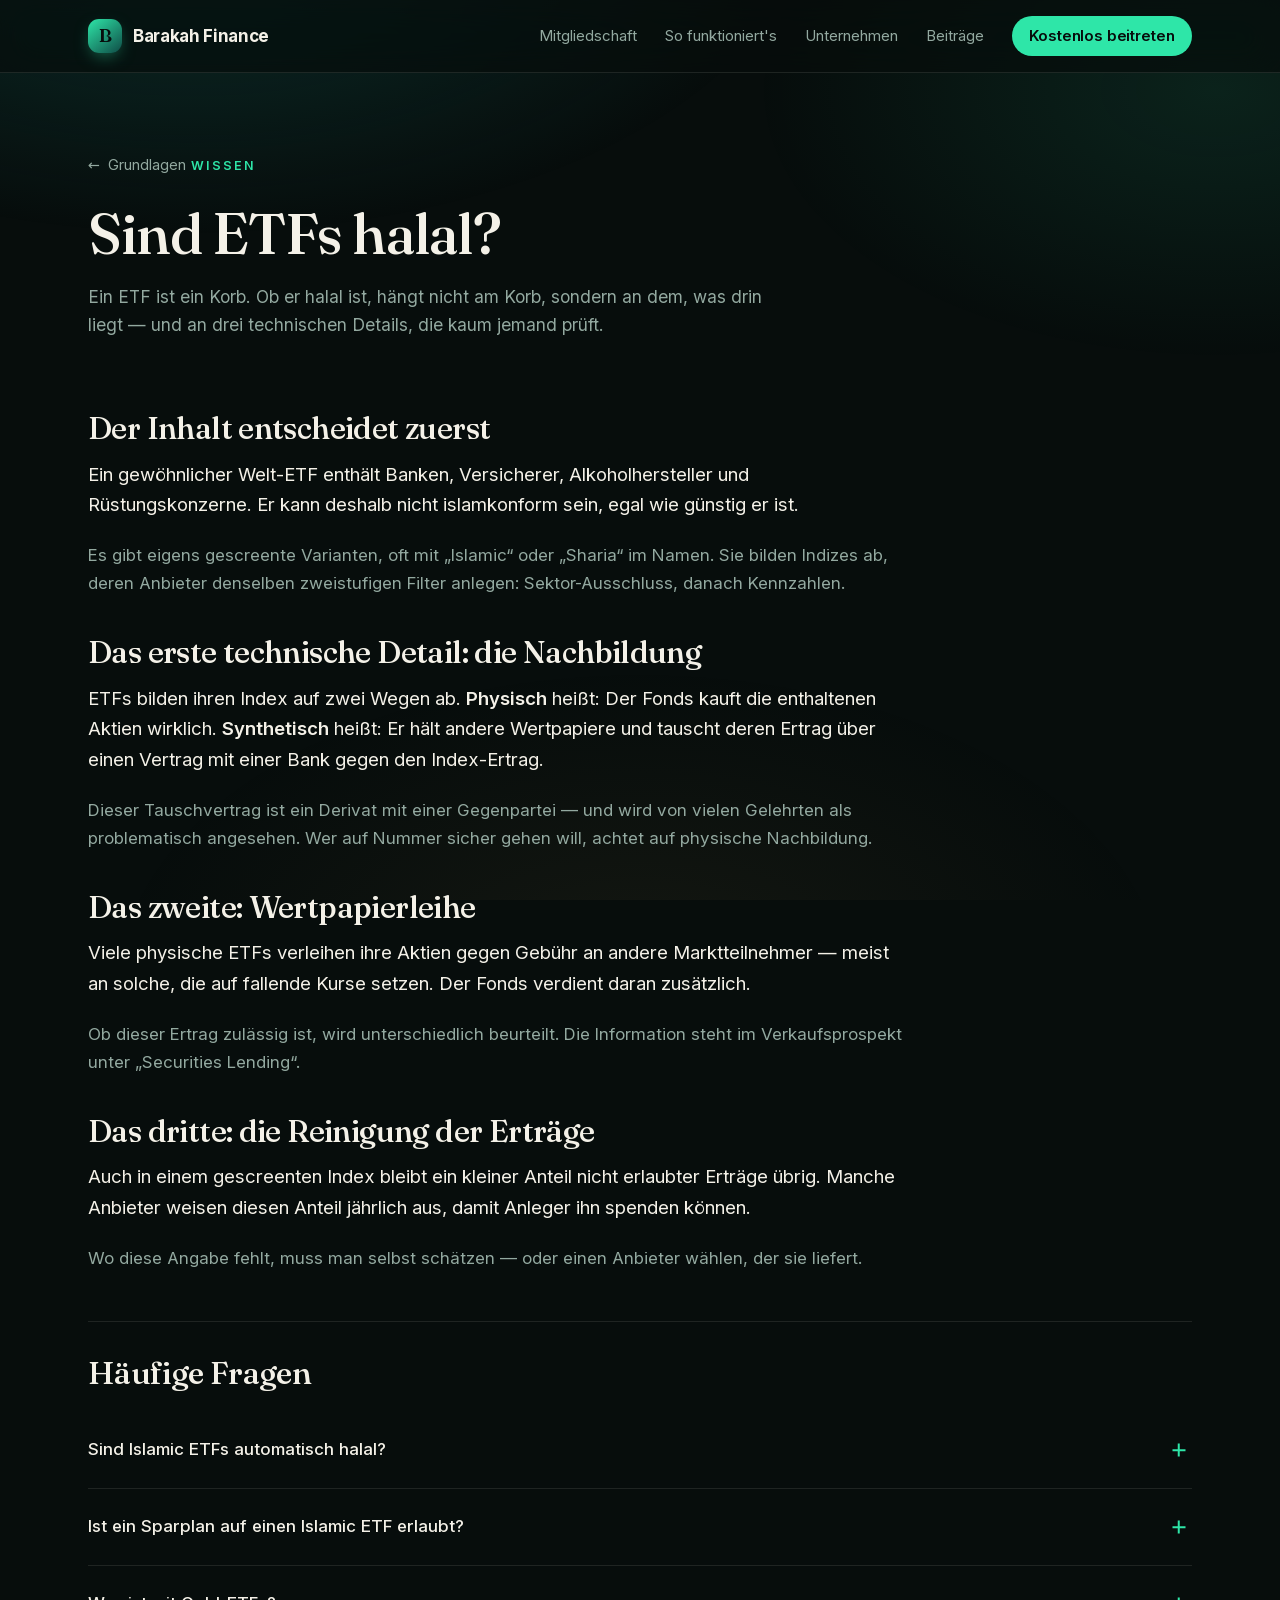
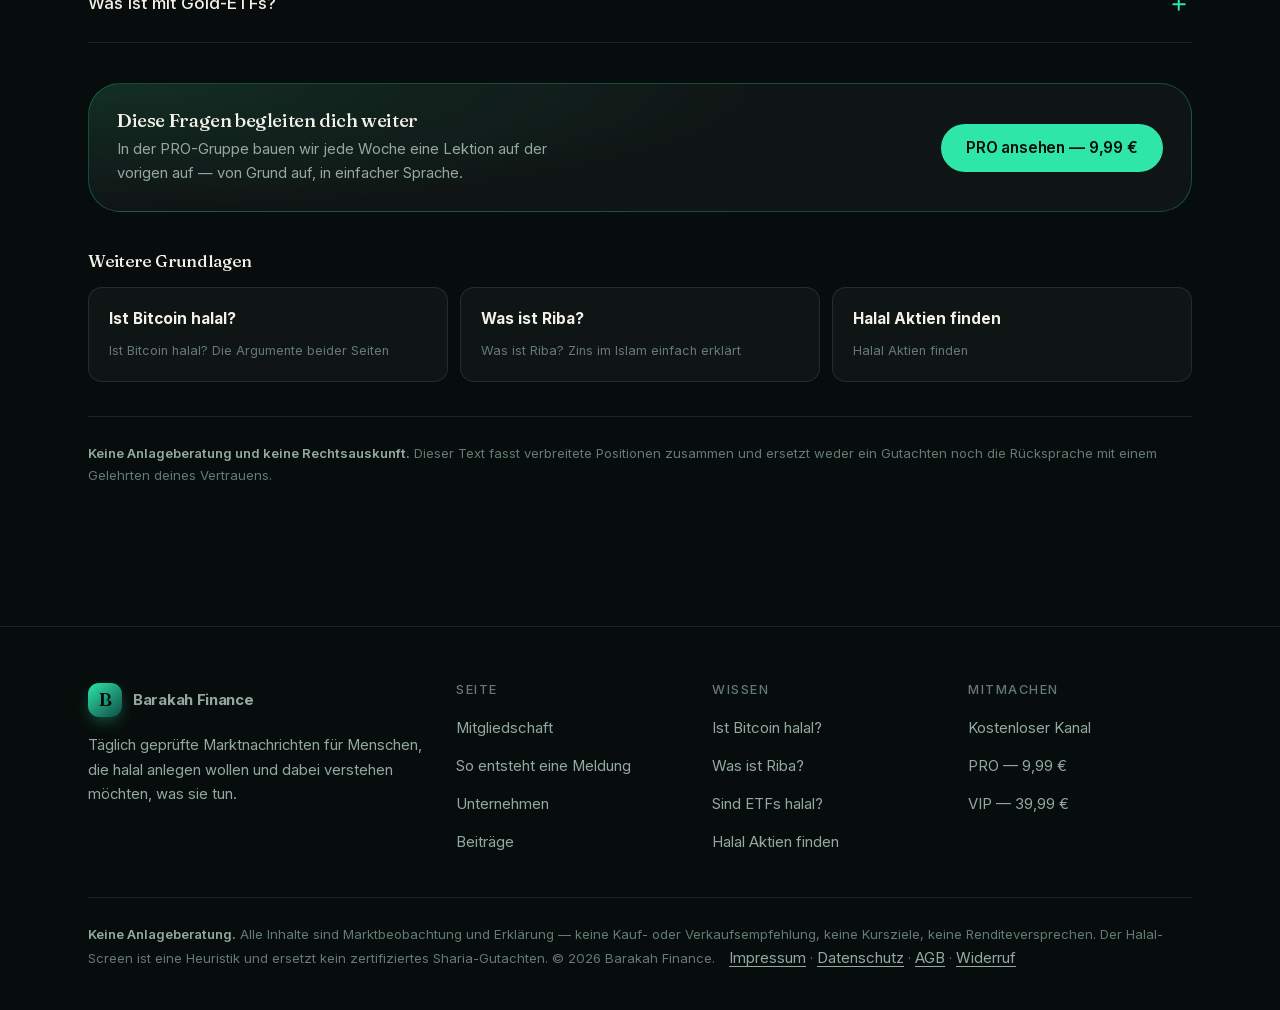
<file: pages/wissen/sind-etfs-halal.html>
<!DOCTYPE html>
<html lang="de" class="no-js">
<head>
<meta charset="UTF-8">
<meta name="viewport" content="width=device-width, initial-scale=1.0">
<title>Sind ETFs halal? Was bei Indexfonds zu prüfen ist | Barakah Finance</title>
<meta name="description" content="Ein ETF ist nur so halal wie das, was drinsteckt. Worauf es bei islamkonformen Indexfonds ankommt: Zusammensetzung, Nachbildung, Wertpapierleihe und Purification.">
<link rel="canonical" href="https://joyful-dasik-cdf792.netlify.app/pages/wissen/sind-etfs-halal.html">
<meta property="og:type" content="article">
<meta property="og:title" content="Sind ETFs halal? Was bei Indexfonds zu prüfen ist">
<meta property="og:description" content="Ein ETF ist nur so halal wie das, was drinsteckt. Worauf es bei islamkonformen Indexfonds ankommt: Zusammensetzung, Nachbildung, Wertpapierleihe und Purification.">
<meta property="og:locale" content="de_DE">
<link rel="icon" href="../../assets/favicon.svg" type="image/svg+xml">
<meta property="og:type" content="article">
<meta property="og:site_name" content="Barakah Finance">
<meta property="og:title" content="Sind ETFs halal? Was bei Indexfonds zu prüfen ist | Barakah Finance">
<meta property="og:description" content="Ein ETF ist nur so halal wie das, was drinsteckt. Worauf es bei islamkonformen Indexfonds ankommt: Zusammensetzung, Nachbildung, Wertpapierleihe und Purification.">
<meta property="og:image" content="https://joyful-dasik-cdf792.netlify.app/assets/og-image.png">
<meta property="og:locale" content="de_DE">
<meta name="twitter:card" content="summary_large_image">
<meta name="twitter:image" content="https://joyful-dasik-cdf792.netlify.app/assets/og-image.png">
<meta name="theme-color" content="#070d0c">
<script type="application/ld+json">
{"@context":"https://schema.org","@type":"FAQPage","mainEntity":[{"@type":"Question","name":"Sind Islamic ETFs automatisch halal?","acceptedAnswer":{"@type":"Answer","text":"Nicht automatisch. Der Name sagt aus, dass ein Screening stattgefunden hat — nicht, nach welchem Standard, ob synthetisch nachgebildet wird und ob Wertpapierleihe stattfindet. Diese drei Punkte muss man einzeln prüfen."}},{"@type":"Question","name":"Ist ein Sparplan auf einen Islamic ETF erlaubt?","acceptedAnswer":{"@type":"Answer","text":"Ein Sparplan ist nur ein regelmäßiger Kauf und ändert an der Bewertung nichts. Entscheidend bleibt der Fonds selbst."}},{"@type":"Question","name":"Was ist mit Gold-ETFs?","acceptedAnswer":{"@type":"Answer","text":"Kritisch. Gold muss nach überwiegender Auffassung sofort und vollständig bezahlt und übereignet werden. Ein ETF, der Gold nur nachbildet oder Ansprüche darauf hält, erfüllt das häufig nicht. Physisch hinterlegte Produkte mit Auslieferungsanspruch werden eher akzeptiert."}}]}
</script>
<script type="application/ld+json">
{"@context":"https://schema.org","@type":"BreadcrumbList","itemListElement":[
{"@type":"ListItem","position":1,"name":"Start","item":"https://joyful-dasik-cdf792.netlify.app/"},
{"@type":"ListItem","position":2,"name":"Wissen","item":"https://joyful-dasik-cdf792.netlify.app/pages/wissen/"},
{"@type":"ListItem","position":3,"name":"Sind ETFs halal?"}]}
</script><link rel="stylesheet" href="../../css/fonts.css?v=659375b0">
<link rel="stylesheet" href="../../css/style.css?v=d37303cd">
<script>document.documentElement.classList.remove('no-js');</script>
</head>
<body>
<header id="shell-header"></header>

<section class="page-head">
  <div class="wrap">
    <a class="back" href="../../index.html#halal-investieren"><span>&#8592;</span> Grundlagen</a>
    <span class="eyebrow">Wissen</span>
    <h1>Sind ETFs halal?</h1>
    <p>Ein ETF ist ein Korb. Ob er halal ist, hängt nicht am Korb, sondern an dem, was drin liegt — und an drei technischen Details, die kaum jemand prüft.</p>
  </div>
</section>

<section class="section" style="padding-top:0">
  <div class="wrap">
    <article class="article">
      <h2>Der Inhalt entscheidet zuerst</h2>
      <div class="article-body"><p>Ein gewöhnlicher Welt-ETF enthält Banken, Versicherer, Alkoholhersteller und Rüstungskonzerne. Er kann deshalb nicht islamkonform sein, egal wie günstig er ist.</p><p>Es gibt eigens gescreente Varianten, oft mit „Islamic“ oder „Sharia“ im Namen. Sie bilden Indizes ab, deren Anbieter denselben zweistufigen Filter anlegen: Sektor-Ausschluss, danach Kennzahlen.</p></div>
      <h2>Das erste technische Detail: die Nachbildung</h2>
      <div class="article-body"><p>ETFs bilden ihren Index auf zwei Wegen ab. <strong>Physisch</strong> heißt: Der Fonds kauft die enthaltenen Aktien wirklich. <strong>Synthetisch</strong> heißt: Er hält andere Wertpapiere und tauscht deren Ertrag über einen Vertrag mit einer Bank gegen den Index-Ertrag.</p><p>Dieser Tauschvertrag ist ein Derivat mit einer Gegenpartei — und wird von vielen Gelehrten als problematisch angesehen. Wer auf Nummer sicher gehen will, achtet auf physische Nachbildung.</p></div>
      <h2>Das zweite: Wertpapierleihe</h2>
      <div class="article-body"><p>Viele physische ETFs verleihen ihre Aktien gegen Gebühr an andere Marktteilnehmer — meist an solche, die auf fallende Kurse setzen. Der Fonds verdient daran zusätzlich.</p><p>Ob dieser Ertrag zulässig ist, wird unterschiedlich beurteilt. Die Information steht im Verkaufsprospekt unter „Securities Lending“.</p></div>
      <h2>Das dritte: die Reinigung der Erträge</h2>
      <div class="article-body"><p>Auch in einem gescreenten Index bleibt ein kleiner Anteil nicht erlaubter Erträge übrig. Manche Anbieter weisen diesen Anteil jährlich aus, damit Anleger ihn spenden können.</p><p>Wo diese Angabe fehlt, muss man selbst schätzen — oder einen Anbieter wählen, der sie liefert.</p></div>
    </article>

    <div class="wissen-faq">
      <h2 style="font-size:clamp(1.5rem,3vw,2rem);margin-bottom:22px">Häufige Fragen</h2>
      <div class="faq-item"><button class="faq-q" aria-expanded="false">Sind Islamic ETFs automatisch halal?<span class="faq-sign"></span></button><div class="faq-a"><p>Nicht automatisch. Der Name sagt aus, dass ein Screening stattgefunden hat — nicht, nach welchem Standard, ob synthetisch nachgebildet wird und ob Wertpapierleihe stattfindet. Diese drei Punkte muss man einzeln prüfen.</p></div></div>
      <div class="faq-item"><button class="faq-q" aria-expanded="false">Ist ein Sparplan auf einen Islamic ETF erlaubt?<span class="faq-sign"></span></button><div class="faq-a"><p>Ein Sparplan ist nur ein regelmäßiger Kauf und ändert an der Bewertung nichts. Entscheidend bleibt der Fonds selbst.</p></div></div>
      <div class="faq-item"><button class="faq-q" aria-expanded="false">Was ist mit Gold-ETFs?<span class="faq-sign"></span></button><div class="faq-a"><p>Kritisch. Gold muss nach überwiegender Auffassung sofort und vollständig bezahlt und übereignet werden. Ein ETF, der Gold nur nachbildet oder Ansprüche darauf hält, erfüllt das häufig nicht. Physisch hinterlegte Produkte mit Auslieferungsanspruch werden eher akzeptiert.</p></div></div>
    </div>

    <div class="detail-cta" style="margin-top:40px">
      <div>
        <h3>Diese Fragen begleiten dich weiter</h3>
        <p>In der PRO-Gruppe bauen wir jede Woche eine Lektion auf der vorigen auf — von Grund auf, in einfacher Sprache.</p>
      </div>
      <a class="btn" data-cta="pro" href="#">PRO ansehen — 9,99 &euro;</a>
    </div>

    <nav class="wissen-nav">
      <h3>Weitere Grundlagen</h3>
      <div class="wissen-links"><a class="wissen-link" href="ist-bitcoin-halal.html"><b>Ist Bitcoin halal?</b><span>Ist Bitcoin halal? Die Argumente beider Seiten</span></a><a class="wissen-link" href="was-ist-riba.html"><b>Was ist Riba?</b><span>Was ist Riba? Zins im Islam einfach erklärt</span></a><a class="wissen-link" href="halal-aktien-finden.html"><b>Halal Aktien finden</b><span>Halal Aktien finden</span></a></div>
    </nav>

    <p class="footer-note" style="margin-top:34px">
      <strong>Keine Anlageberatung und keine Rechtsauskunft.</strong> Dieser Text
      fasst verbreitete Positionen zusammen und ersetzt weder ein Gutachten noch
      die Rücksprache mit einem Gelehrten deines Vertrauens.
    </p>
  </div>
</section>

<footer id="shell-footer"></footer>
<script src="../../data/companies.js?v=9ca3a6f8"></script>
<script src="../../data/posts.js?v=c5eb5d1b"></script>
<script src="../../js/shell.js?v=0c2dbf47"></script>
<script src="../../js/render.js?v=0708f8c6"></script>
<script src="../../js/animate.js?v=fdeb2113"></script>
</body>
</html>
</file>
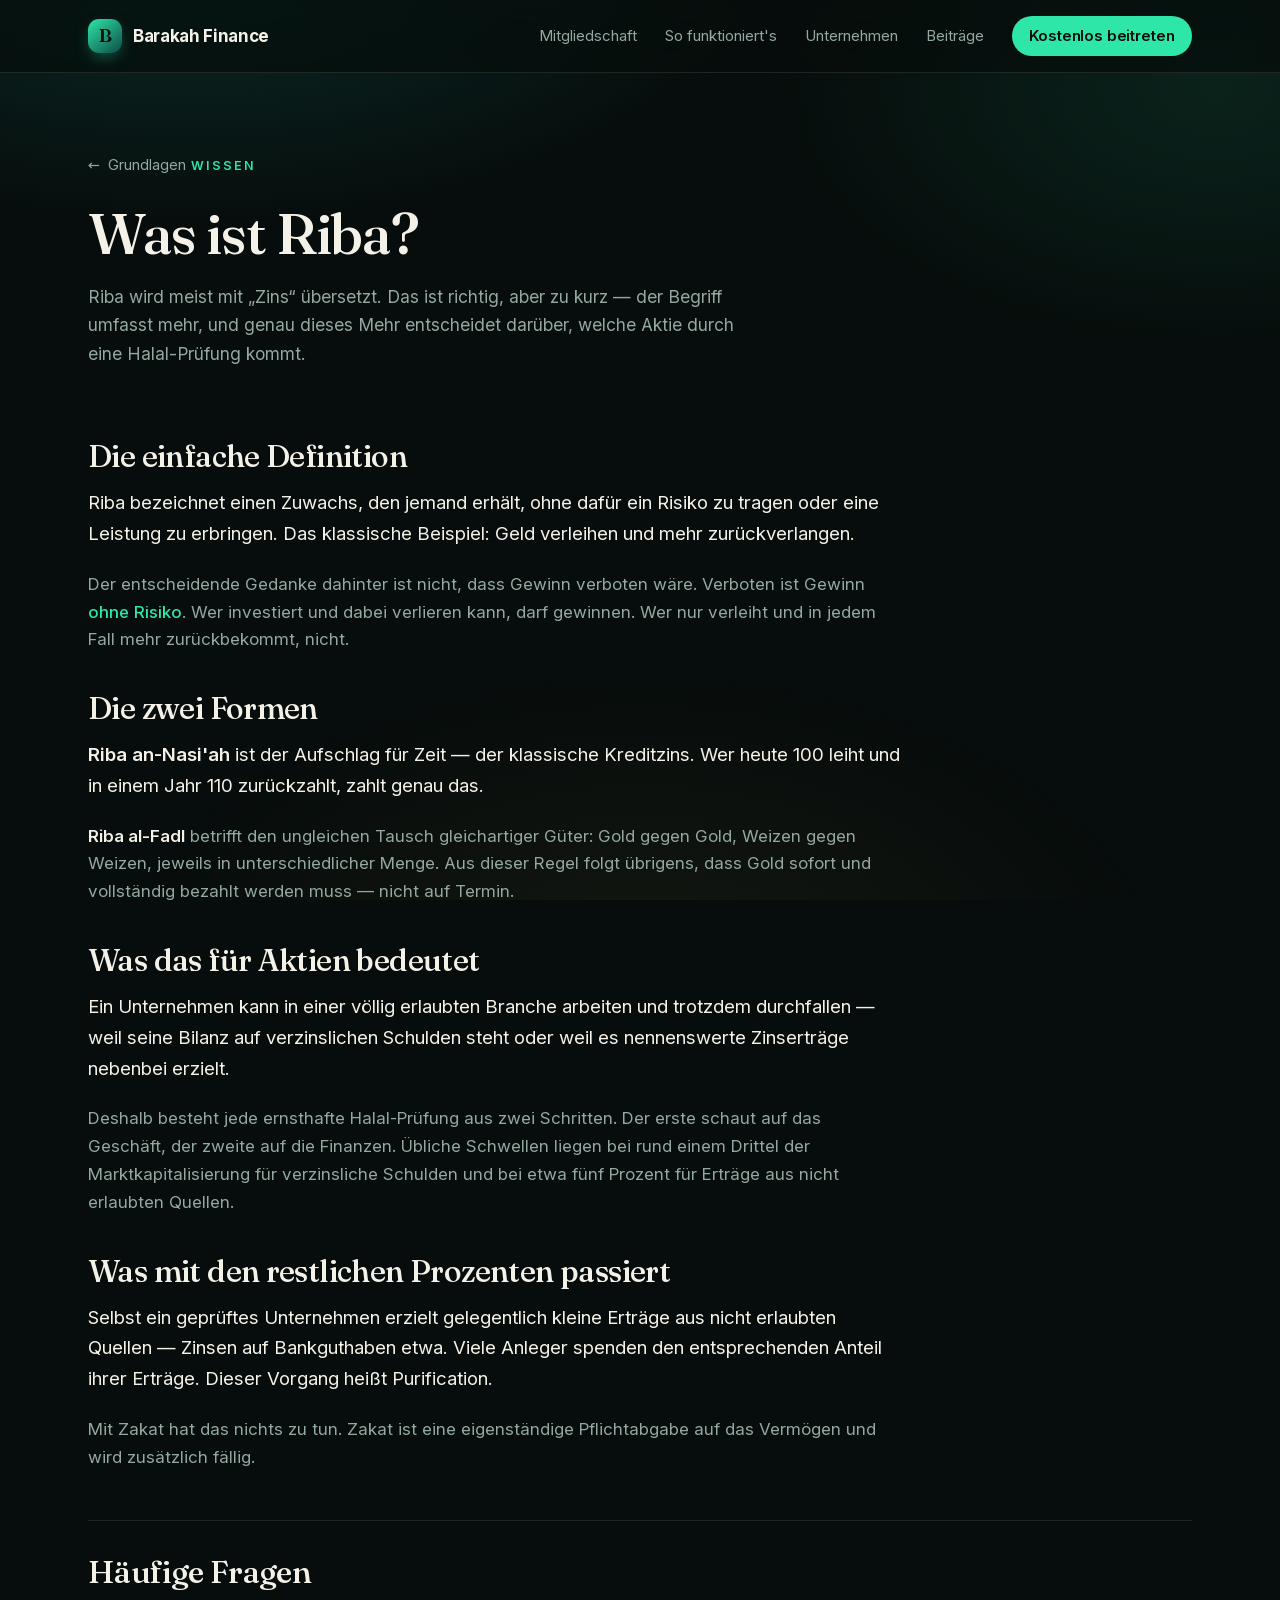
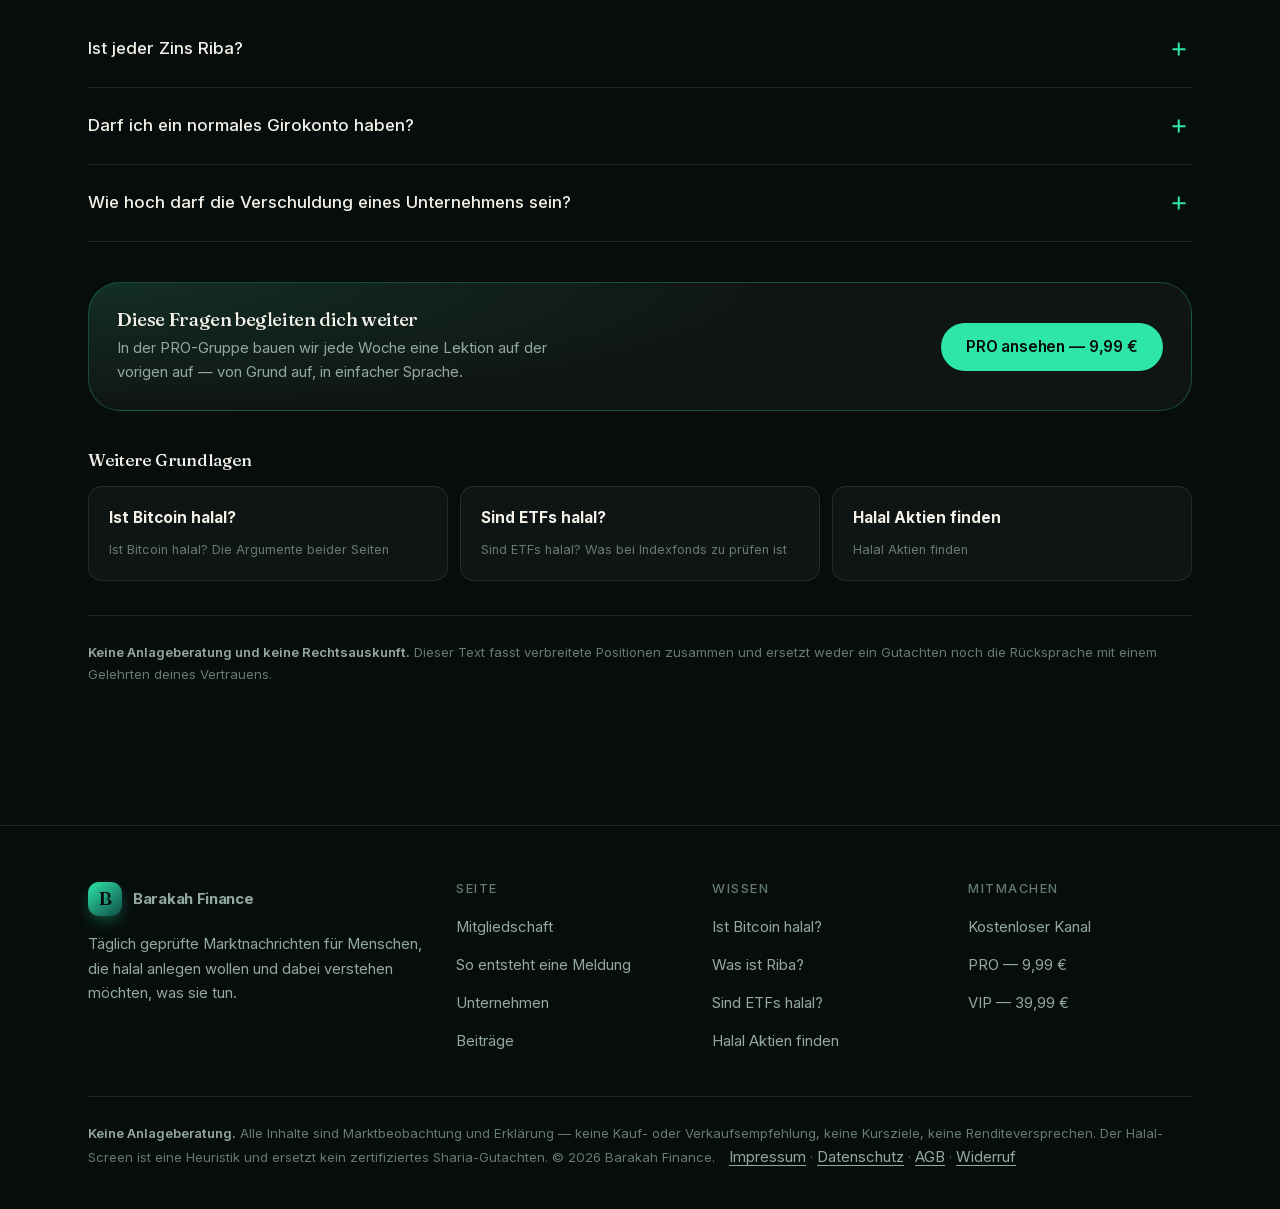
<file: pages/wissen/was-ist-riba.html>
<!DOCTYPE html>
<html lang="de" class="no-js">
<head>
<meta charset="UTF-8">
<meta name="viewport" content="width=device-width, initial-scale=1.0">
<title>Was ist Riba? Zins im Islam einfach erklärt | Barakah Finance</title>
<meta name="description" content="Riba ist mehr als nur Kreditzins. Was der Begriff umfasst, warum er verboten ist und was das konkret für Aktien, Konten und Finanzierungen bedeutet.">
<link rel="canonical" href="https://joyful-dasik-cdf792.netlify.app/pages/wissen/was-ist-riba.html">
<meta property="og:type" content="article">
<meta property="og:title" content="Was ist Riba? Zins im Islam einfach erklärt">
<meta property="og:description" content="Riba ist mehr als nur Kreditzins. Was der Begriff umfasst, warum er verboten ist und was das konkret für Aktien, Konten und Finanzierungen bedeutet.">
<meta property="og:locale" content="de_DE">
<link rel="icon" href="../../assets/favicon.svg" type="image/svg+xml">
<meta property="og:type" content="article">
<meta property="og:site_name" content="Barakah Finance">
<meta property="og:title" content="Was ist Riba? Zins im Islam einfach erklärt | Barakah Finance">
<meta property="og:description" content="Riba ist mehr als nur Kreditzins. Was der Begriff umfasst, warum er verboten ist und was das konkret für Aktien, Konten und Finanzierungen bedeutet.">
<meta property="og:image" content="https://joyful-dasik-cdf792.netlify.app/assets/og-image.png">
<meta property="og:locale" content="de_DE">
<meta name="twitter:card" content="summary_large_image">
<meta name="twitter:image" content="https://joyful-dasik-cdf792.netlify.app/assets/og-image.png">
<meta name="theme-color" content="#070d0c">
<script type="application/ld+json">
{"@context":"https://schema.org","@type":"FAQPage","mainEntity":[{"@type":"Question","name":"Ist jeder Zins Riba?","acceptedAnswer":{"@type":"Answer","text":"Nach überwiegender Auffassung ja — unabhängig von der Höhe. Die Unterscheidung zwischen „Wucher“ und „normalem Zins“, die im westlichen Recht üblich ist, kennt das islamische Recht in dieser Form nicht."}},{"@type":"Question","name":"Darf ich ein normales Girokonto haben?","acceptedAnswer":{"@type":"Answer","text":"Ein Konto ohne Zinsgutschrift wird überwiegend als unproblematisch angesehen, da es der Verwahrung dient. Kritisch werden Zinserträge und verzinsliche Dispositionskredite."}},{"@type":"Question","name":"Wie hoch darf die Verschuldung eines Unternehmens sein?","acceptedAnswer":{"@type":"Answer","text":"Gängige Screening-Standards ziehen die Grenze bei rund einem Drittel der Marktkapitalisierung für verzinsliche Schulden. Die genaue Schwelle unterscheidet sich je nach Standard."}}]}
</script>
<script type="application/ld+json">
{"@context":"https://schema.org","@type":"BreadcrumbList","itemListElement":[
{"@type":"ListItem","position":1,"name":"Start","item":"https://joyful-dasik-cdf792.netlify.app/"},
{"@type":"ListItem","position":2,"name":"Wissen","item":"https://joyful-dasik-cdf792.netlify.app/pages/wissen/"},
{"@type":"ListItem","position":3,"name":"Was ist Riba?"}]}
</script><link rel="stylesheet" href="../../css/fonts.css?v=659375b0">
<link rel="stylesheet" href="../../css/style.css?v=d37303cd">
<script>document.documentElement.classList.remove('no-js');</script>
</head>
<body>
<header id="shell-header"></header>

<section class="page-head">
  <div class="wrap">
    <a class="back" href="../../index.html#halal-investieren"><span>&#8592;</span> Grundlagen</a>
    <span class="eyebrow">Wissen</span>
    <h1>Was ist Riba?</h1>
    <p>Riba wird meist mit „Zins“ übersetzt. Das ist richtig, aber zu kurz — der Begriff umfasst mehr, und genau dieses Mehr entscheidet darüber, welche Aktie durch eine Halal-Prüfung kommt.</p>
  </div>
</section>

<section class="section" style="padding-top:0">
  <div class="wrap">
    <article class="article">
      <h2>Die einfache Definition</h2>
      <div class="article-body"><p>Riba bezeichnet einen Zuwachs, den jemand erhält, ohne dafür ein Risiko zu tragen oder eine Leistung zu erbringen. Das klassische Beispiel: Geld verleihen und mehr zurückverlangen.</p><p>Der entscheidende Gedanke dahinter ist nicht, dass Gewinn verboten wäre. Verboten ist Gewinn <em>ohne Risiko</em>. Wer investiert und dabei verlieren kann, darf gewinnen. Wer nur verleiht und in jedem Fall mehr zurückbekommt, nicht.</p></div>
      <h2>Die zwei Formen</h2>
      <div class="article-body"><p><strong>Riba an-Nasi'ah</strong> ist der Aufschlag für Zeit — der klassische Kreditzins. Wer heute 100 leiht und in einem Jahr 110 zurückzahlt, zahlt genau das.</p><p><strong>Riba al-Fadl</strong> betrifft den ungleichen Tausch gleichartiger Güter: Gold gegen Gold, Weizen gegen Weizen, jeweils in unterschiedlicher Menge. Aus dieser Regel folgt übrigens, dass Gold sofort und vollständig bezahlt werden muss — nicht auf Termin.</p></div>
      <h2>Was das für Aktien bedeutet</h2>
      <div class="article-body"><p>Ein Unternehmen kann in einer völlig erlaubten Branche arbeiten und trotzdem durchfallen — weil seine Bilanz auf verzinslichen Schulden steht oder weil es nennenswerte Zinserträge nebenbei erzielt.</p><p>Deshalb besteht jede ernsthafte Halal-Prüfung aus zwei Schritten. Der erste schaut auf das Geschäft, der zweite auf die Finanzen. Übliche Schwellen liegen bei rund einem Drittel der Marktkapitalisierung für verzinsliche Schulden und bei etwa fünf Prozent für Erträge aus nicht erlaubten Quellen.</p></div>
      <h2>Was mit den restlichen Prozenten passiert</h2>
      <div class="article-body"><p>Selbst ein geprüftes Unternehmen erzielt gelegentlich kleine Erträge aus nicht erlaubten Quellen — Zinsen auf Bankguthaben etwa. Viele Anleger spenden den entsprechenden Anteil ihrer Erträge. Dieser Vorgang heißt Purification.</p><p>Mit Zakat hat das nichts zu tun. Zakat ist eine eigenständige Pflichtabgabe auf das Vermögen und wird zusätzlich fällig.</p></div>
    </article>

    <div class="wissen-faq">
      <h2 style="font-size:clamp(1.5rem,3vw,2rem);margin-bottom:22px">Häufige Fragen</h2>
      <div class="faq-item"><button class="faq-q" aria-expanded="false">Ist jeder Zins Riba?<span class="faq-sign"></span></button><div class="faq-a"><p>Nach überwiegender Auffassung ja — unabhängig von der Höhe. Die Unterscheidung zwischen „Wucher“ und „normalem Zins“, die im westlichen Recht üblich ist, kennt das islamische Recht in dieser Form nicht.</p></div></div>
      <div class="faq-item"><button class="faq-q" aria-expanded="false">Darf ich ein normales Girokonto haben?<span class="faq-sign"></span></button><div class="faq-a"><p>Ein Konto ohne Zinsgutschrift wird überwiegend als unproblematisch angesehen, da es der Verwahrung dient. Kritisch werden Zinserträge und verzinsliche Dispositionskredite.</p></div></div>
      <div class="faq-item"><button class="faq-q" aria-expanded="false">Wie hoch darf die Verschuldung eines Unternehmens sein?<span class="faq-sign"></span></button><div class="faq-a"><p>Gängige Screening-Standards ziehen die Grenze bei rund einem Drittel der Marktkapitalisierung für verzinsliche Schulden. Die genaue Schwelle unterscheidet sich je nach Standard.</p></div></div>
    </div>

    <div class="detail-cta" style="margin-top:40px">
      <div>
        <h3>Diese Fragen begleiten dich weiter</h3>
        <p>In der PRO-Gruppe bauen wir jede Woche eine Lektion auf der vorigen auf — von Grund auf, in einfacher Sprache.</p>
      </div>
      <a class="btn" data-cta="pro" href="#">PRO ansehen — 9,99 &euro;</a>
    </div>

    <nav class="wissen-nav">
      <h3>Weitere Grundlagen</h3>
      <div class="wissen-links"><a class="wissen-link" href="ist-bitcoin-halal.html"><b>Ist Bitcoin halal?</b><span>Ist Bitcoin halal? Die Argumente beider Seiten</span></a><a class="wissen-link" href="sind-etfs-halal.html"><b>Sind ETFs halal?</b><span>Sind ETFs halal? Was bei Indexfonds zu prüfen ist</span></a><a class="wissen-link" href="halal-aktien-finden.html"><b>Halal Aktien finden</b><span>Halal Aktien finden</span></a></div>
    </nav>

    <p class="footer-note" style="margin-top:34px">
      <strong>Keine Anlageberatung und keine Rechtsauskunft.</strong> Dieser Text
      fasst verbreitete Positionen zusammen und ersetzt weder ein Gutachten noch
      die Rücksprache mit einem Gelehrten deines Vertrauens.
    </p>
  </div>
</section>

<footer id="shell-footer"></footer>
<script src="../../data/companies.js?v=9ca3a6f8"></script>
<script src="../../data/posts.js?v=c5eb5d1b"></script>
<script src="../../js/shell.js?v=0c2dbf47"></script>
<script src="../../js/render.js?v=0708f8c6"></script>
<script src="../../js/animate.js?v=fdeb2113"></script>
</body>
</html>
</file>
<file: css/fonts.css>
/* Erzeugt von scripts/fetch-fonts.py -- nicht von Hand aendern.
   Schriften liegen lokal, damit keine Besucher-IP an Google geht.
   Siehe Kopf des Skripts. */

@font-face {
  font-family: 'Fraunces';
  font-style: normal;
  font-weight: 400 600;
  font-display: swap;
  src: url('../assets/fonts/Fraunces-400600-latin-ext.woff2') format('woff2');
  unicode-range: U+0100-02BA, U+02BD-02C5, U+02C7-02CC, U+02CE-02D7, U+02DD-02FF, U+0304, U+0308, U+0329, U+1D00-1DBF, U+1E00-1E9F, U+1EF2-1EFF, U+2020, U+20A0-20AB, U+20AD-20C0, U+2113, U+2C60-2C7F, U+A720-A7FF;
}

@font-face {
  font-family: 'Fraunces';
  font-style: normal;
  font-weight: 400 600;
  font-display: swap;
  src: url('../assets/fonts/Fraunces-400600-latin.woff2') format('woff2');
  unicode-range: U+0000-00FF, U+0131, U+0152-0153, U+02BB-02BC, U+02C6, U+02DA, U+02DC, U+0304, U+0308, U+0329, U+2000-206F, U+20AC, U+2122, U+2191, U+2193, U+2212, U+2215, U+FEFF, U+FFFD;
}

@font-face {
  font-family: 'IBM Plex Mono';
  font-style: normal;
  font-weight: 400;
  font-display: swap;
  src: url('../assets/fonts/IBMPlexMono-400-latin-ext.woff2') format('woff2');
  unicode-range: U+0100-02BA, U+02BD-02C5, U+02C7-02CC, U+02CE-02D7, U+02DD-02FF, U+0304, U+0308, U+0329, U+1D00-1DBF, U+1E00-1E9F, U+1EF2-1EFF, U+2020, U+20A0-20AB, U+20AD-20C0, U+2113, U+2C60-2C7F, U+A720-A7FF;
}

@font-face {
  font-family: 'IBM Plex Mono';
  font-style: normal;
  font-weight: 400;
  font-display: swap;
  src: url('../assets/fonts/IBMPlexMono-400-latin.woff2') format('woff2');
  unicode-range: U+0000-00FF, U+0131, U+0152-0153, U+02BB-02BC, U+02C6, U+02DA, U+02DC, U+0304, U+0308, U+0329, U+2000-206F, U+20AC, U+2122, U+2191, U+2193, U+2212, U+2215, U+FEFF, U+FFFD;
}

@font-face {
  font-family: 'IBM Plex Mono';
  font-style: normal;
  font-weight: 500;
  font-display: swap;
  src: url('../assets/fonts/IBMPlexMono-500-latin-ext.woff2') format('woff2');
  unicode-range: U+0100-02BA, U+02BD-02C5, U+02C7-02CC, U+02CE-02D7, U+02DD-02FF, U+0304, U+0308, U+0329, U+1D00-1DBF, U+1E00-1E9F, U+1EF2-1EFF, U+2020, U+20A0-20AB, U+20AD-20C0, U+2113, U+2C60-2C7F, U+A720-A7FF;
}

@font-face {
  font-family: 'IBM Plex Mono';
  font-style: normal;
  font-weight: 500;
  font-display: swap;
  src: url('../assets/fonts/IBMPlexMono-500-latin.woff2') format('woff2');
  unicode-range: U+0000-00FF, U+0131, U+0152-0153, U+02BB-02BC, U+02C6, U+02DA, U+02DC, U+0304, U+0308, U+0329, U+2000-206F, U+20AC, U+2122, U+2191, U+2193, U+2212, U+2215, U+FEFF, U+FFFD;
}

@font-face {
  font-family: 'Inter';
  font-style: normal;
  font-weight: 400;
  font-display: swap;
  src: url('../assets/fonts/Inter-400-latin-ext.woff2') format('woff2');
  unicode-range: U+0100-02BA, U+02BD-02C5, U+02C7-02CC, U+02CE-02D7, U+02DD-02FF, U+0304, U+0308, U+0329, U+1D00-1DBF, U+1E00-1E9F, U+1EF2-1EFF, U+2020, U+20A0-20AB, U+20AD-20C0, U+2113, U+2C60-2C7F, U+A720-A7FF;
}

@font-face {
  font-family: 'Inter';
  font-style: normal;
  font-weight: 400;
  font-display: swap;
  src: url('../assets/fonts/Inter-400-latin.woff2') format('woff2');
  unicode-range: U+0000-00FF, U+0131, U+0152-0153, U+02BB-02BC, U+02C6, U+02DA, U+02DC, U+0304, U+0308, U+0329, U+2000-206F, U+20AC, U+2122, U+2191, U+2193, U+2212, U+2215, U+FEFF, U+FFFD;
}

@font-face {
  font-family: 'Inter';
  font-style: normal;
  font-weight: 500;
  font-display: swap;
  src: url('../assets/fonts/Inter-400-latin-ext.woff2') format('woff2');
  unicode-range: U+0100-02BA, U+02BD-02C5, U+02C7-02CC, U+02CE-02D7, U+02DD-02FF, U+0304, U+0308, U+0329, U+1D00-1DBF, U+1E00-1E9F, U+1EF2-1EFF, U+2020, U+20A0-20AB, U+20AD-20C0, U+2113, U+2C60-2C7F, U+A720-A7FF;
}

@font-face {
  font-family: 'Inter';
  font-style: normal;
  font-weight: 500;
  font-display: swap;
  src: url('../assets/fonts/Inter-400-latin.woff2') format('woff2');
  unicode-range: U+0000-00FF, U+0131, U+0152-0153, U+02BB-02BC, U+02C6, U+02DA, U+02DC, U+0304, U+0308, U+0329, U+2000-206F, U+20AC, U+2122, U+2191, U+2193, U+2212, U+2215, U+FEFF, U+FFFD;
}

@font-face {
  font-family: 'Inter';
  font-style: normal;
  font-weight: 600;
  font-display: swap;
  src: url('../assets/fonts/Inter-400-latin-ext.woff2') format('woff2');
  unicode-range: U+0100-02BA, U+02BD-02C5, U+02C7-02CC, U+02CE-02D7, U+02DD-02FF, U+0304, U+0308, U+0329, U+1D00-1DBF, U+1E00-1E9F, U+1EF2-1EFF, U+2020, U+20A0-20AB, U+20AD-20C0, U+2113, U+2C60-2C7F, U+A720-A7FF;
}

@font-face {
  font-family: 'Inter';
  font-style: normal;
  font-weight: 600;
  font-display: swap;
  src: url('../assets/fonts/Inter-400-latin.woff2') format('woff2');
  unicode-range: U+0000-00FF, U+0131, U+0152-0153, U+02BB-02BC, U+02C6, U+02DA, U+02DC, U+0304, U+0308, U+0329, U+2000-206F, U+20AC, U+2122, U+2191, U+2193, U+2212, U+2215, U+FEFF, U+FFFD;
}

@font-face {
  font-family: 'Inter';
  font-style: normal;
  font-weight: 700;
  font-display: swap;
  src: url('../assets/fonts/Inter-400-latin-ext.woff2') format('woff2');
  unicode-range: U+0100-02BA, U+02BD-02C5, U+02C7-02CC, U+02CE-02D7, U+02DD-02FF, U+0304, U+0308, U+0329, U+1D00-1DBF, U+1E00-1E9F, U+1EF2-1EFF, U+2020, U+20A0-20AB, U+20AD-20C0, U+2113, U+2C60-2C7F, U+A720-A7FF;
}

@font-face {
  font-family: 'Inter';
  font-style: normal;
  font-weight: 700;
  font-display: swap;
  src: url('../assets/fonts/Inter-400-latin.woff2') format('woff2');
  unicode-range: U+0000-00FF, U+0131, U+0152-0153, U+02BB-02BC, U+02C6, U+02DA, U+02DC, U+0304, U+0308, U+0329, U+2000-206F, U+20AC, U+2122, U+2191, U+2193, U+2212, U+2215, U+FEFF, U+FFFD;
}
</file>
<file: css/style.css>
/* ============================================================
   Barakah Finance — Designsystem
   ------------------------------------------------------------
   Aufbau:
     1. Marken-Token
     2. Grundlagen & Typografie
     3. Bewegung (einmal definiert, überall verwendet)
     4. Bausteine (Button, Karte, Chip, Abschnitt)
     5. Abschnitte der Startseite
     6. Feinschliff & Mobil

   Grundsatz: Jede Bewegung hat eine Aufgabe. Ein Effekt, der nur
   hübsch ist, kostet Ladezeit und Aufmerksamkeit -- beides zahlt
   der Besucher. Deshalb bewegt sich hier nur, was Aufmerksamkeit
   lenkt (Eintritt in den Blick, Zustandswechsel, Reihenfolge).
   ============================================================ */

/* ---------- 1. Marken-Token ---------- */
:root {
  /* Farben. Smaragd/Jade steht für Wachstum und ist zugleich die
     Farbe, die in der islamischen Gestaltung am stärksten besetzt
     ist. Messing setzt die Akzente -- Gold wäre zu laut. */
  --ink:        #070d0c;
  --ink-2:      #0b1512;
  --ink-3:      #10201c;
  --emerald:    #0f4c46;
  --jade:       #2ee6a8;
  --jade-2:     #14b981;
  --brass:      #d4a95f;
  --brass-2:    #a87f3c;
  --ivory:      #f4f1e8;
  --sage:       #93a9a0;
  --sage-2:     #647a72;

  --danger:     #f0796b;

  /* Flächen */
  --surface:    rgba(255, 255, 255, 0.035);
  --surface-2:  rgba(255, 255, 255, 0.06);
  --line:       rgba(244, 241, 232, 0.10);
  --line-2:     rgba(244, 241, 232, 0.18);

  /* Radien */
  --r-xl: 32px;
  --r-lg: 22px;
  --r-md: 14px;
  --r-sm: 9px;
  --r-pill: 999px;

  /* Schatten: zwei Ebenen, damit Tiefe glaubhaft wirkt --
     ein enger Kontaktschatten plus ein weiter Raumschatten. */
  --shadow-1: 0 1px 2px rgba(0,0,0,.4), 0 8px 24px -12px rgba(0,0,0,.6);
  --shadow-2: 0 2px 4px rgba(0,0,0,.4), 0 32px 64px -24px rgba(0,0,0,.75);
  --glow-jade: 0 0 0 1px rgba(46,230,168,.25), 0 20px 60px -20px rgba(46,230,168,.35);

  /* Bewegung */
  --ease: cubic-bezier(.16,1,.3,1);
  --ease-out: cubic-bezier(.22,.61,.36,1);
  --t-fast: .18s;
  --t: .32s;
  --t-slow: .6s;

  /* Maße */
  --wrap: 1200px;
  --gutter: clamp(20px, 5vw, 48px);
}

/* ---------- 2. Grundlagen ---------- */
*, *::before, *::after { box-sizing: border-box; margin: 0; padding: 0; }

html {
  scroll-behavior: smooth;
  /* Der klebende Kopf würde sonst Sprungziele verdecken. */
  scroll-padding-top: 96px;
  -webkit-text-size-adjust: 100%;
}

body {
  background: var(--ink);
  color: var(--ivory);
  font-family: 'Inter', system-ui, -apple-system, 'Segoe UI', sans-serif;
  font-size: 17px;
  line-height: 1.65;
  -webkit-font-smoothing: antialiased;
  overflow-x: hidden;
}

/* Ein sehr weiches Grundleuchten. Ohne das wirkt ein dunkler
   Hintergrund flach wie ein ausgeschalteter Bildschirm. */
body::before {
  content: '';
  position: fixed;
  inset: 0;
  pointer-events: none;
  z-index: 0;
  background:
    radial-gradient(80vw 60vh at 15% -10%, rgba(15,76,70,.55), transparent 60%),
    radial-gradient(60vw 50vh at 95% 10%, rgba(46,230,168,.10), transparent 60%),
    radial-gradient(70vw 60vh at 50% 110%, rgba(212,169,95,.07), transparent 60%);
}

img, svg, canvas { display: block; max-width: 100%; }
a { color: inherit; text-decoration: none; }
button { font: inherit; color: inherit; background: none; border: 0; cursor: pointer; }

::selection { background: var(--jade); color: var(--ink); }

h1, h2, h3, h4 {
  font-family: 'Fraunces', Georgia, serif;
  font-weight: 500;
  line-height: 1.08;
  letter-spacing: -.02em;
}

/* Die UNTERE Grenze eines clamp() ist die, die auf dem Handy
   greift -- und dort war sie zu hoch: 2,6rem sind auf 375px
   Breite gut acht Zeichen pro Zeile. Eine Ueberschrift, die in
   vier Zeilen zerfaellt, wirkt nicht groesser, sondern enger.
   90 Prozent der Besucher kommen ueber das Handy; die untere
   Grenze ist also der wichtigere Wert, nicht die obere. */
h1 { font-size: clamp(2.05rem, 7.2vw, 4.9rem); }
h2 { font-size: clamp(1.65rem, 5.4vw, 3.2rem); }
h3 { font-size: clamp(1.1rem, 3.4vw, 1.5rem); }

p { color: var(--sage); }
strong { color: var(--ivory); font-weight: 600; }

.mono {
  font-family: 'IBM Plex Mono', ui-monospace, monospace;
  font-variant-numeric: tabular-nums;
  letter-spacing: -.01em;
}

.wrap {
  width: 100%;
  max-width: var(--wrap);
  margin-inline: auto;
  padding-inline: var(--gutter);
  position: relative;
  z-index: 1;
}

/* ---------- 3. Bewegung ---------- */
@keyframes rise      { from { opacity: 0; transform: translateY(22px); } to { opacity: 1; transform: none; } }
@keyframes fade      { from { opacity: 0; } to { opacity: 1; } }
@keyframes floaty    { 0%,100% { transform: translateY(0); } 50% { transform: translateY(-9px); } }
@keyframes pulseRing { 0% { box-shadow: 0 0 0 0 rgba(46,230,168,.45); } 70% { box-shadow: 0 0 0 12px rgba(46,230,168,0); } 100% { box-shadow: 0 0 0 0 rgba(46,230,168,0); } }
@keyframes sheen     { from { transform: translateX(-120%) skewX(-18deg); } to { transform: translateX(320%) skewX(-18deg); } }
@keyframes marquee   { from { transform: translateX(0); } to { transform: translateX(-50%); } }
@keyframes spinSlow  { to { transform: rotate(360deg); } }
@keyframes blink     { 0%,100% { opacity: 1; } 50% { opacity: .25; } }

/* Alles, was beim Scrollen erscheint, startet unsichtbar und wird
   von animate.js freigeschaltet. Ohne JS bleibt es sichtbar --
   eine leere Seite wäre der schlechteste Ausfallmodus. */
/* WICHTIG: Der Inhalt ist sichtbar, solange nicht das Skript
   sich meldet. animate.js setzt .reveal-ready am <html> und
   versteckt damit erst, was es danach auch wieder einblenden
   kann.

   Andersherum -- erst verstecken, dann per JS zeigen -- ist die
   verbreitete Bauweise und ein stiller Totalausfall: Bricht das
   Skript, laedt es nicht oder greift der Beobachter nicht, ist
   die Seite leer. Genau das ist am 25.08.2026 passiert, 45
   Elemente blieben unsichtbar. Sichtbarer Inhalt ohne Animation
   ist immer besser als eine animierte leere Seite. */
.reveal { transition: opacity var(--t-slow) var(--ease), transform var(--t-slow) var(--ease); }
html.reveal-ready .reveal { opacity: 0; transform: translateY(24px); }
html.reveal-ready .reveal.in { opacity: 1; transform: none; }

@media (prefers-reduced-motion: reduce) {
  html { scroll-behavior: auto; }
  *, *::before, *::after {
    animation-duration: .001ms !important;
    animation-iteration-count: 1 !important;
    transition-duration: .001ms !important;
  }
  html.reveal-ready .reveal { opacity: 1; transform: none; }
}

/* ---------- 4. Bausteine ---------- */

/* Button */
.btn {
  --btn-bg: var(--jade);
  --btn-fg: var(--ink);
  position: relative;
  display: inline-flex;
  align-items: center;
  gap: .6em;
  padding: .95em 1.6em;
  border-radius: var(--r-pill);
  background: var(--btn-bg);
  color: var(--btn-fg);
  font-weight: 600;
  font-size: .97rem;
  letter-spacing: -.01em;
  overflow: hidden;
  isolation: isolate;
  transition: transform var(--t) var(--ease), box-shadow var(--t) var(--ease), filter var(--t) var(--ease);
  will-change: transform;
}
.btn:hover { transform: translateY(-2px); box-shadow: var(--glow-jade); filter: brightness(1.06); }
.btn:active { transform: translateY(0) scale(.985); }

/* Der Lichtstreif läuft NUR beim Überfahren -- als Dauerschleife
   wäre er nach zehn Sekunden Störung statt Akzent. */
.btn::after {
  content: '';
  position: absolute; inset: 0;
  background: linear-gradient(100deg, transparent 20%, rgba(255,255,255,.45), transparent 80%);
  transform: translateX(-120%) skewX(-18deg);
  z-index: -1;
}
.btn:hover::after { animation: sheen .8s var(--ease-out); }

.btn-ghost {
  --btn-bg: transparent;
  --btn-fg: var(--ivory);
  border: 1px solid var(--line-2);
  backdrop-filter: blur(8px);
}
.btn-ghost:hover { background: var(--surface-2); box-shadow: none; }

.btn-brass { --btn-bg: var(--brass); --btn-fg: #1a1206; }
.btn-brass:hover { box-shadow: 0 0 0 1px rgba(212,169,95,.3), 0 20px 60px -20px rgba(212,169,95,.4); }

.btn-lg { padding: 1.1em 2em; font-size: 1.05rem; }
.btn-sm { padding: .68em 1.15em; font-size: .88rem; }

/* Chip */
.chip {
  display: inline-flex;
  align-items: center;
  gap: .5em;
  padding: .42em .9em;
  border-radius: var(--r-pill);
  border: 1px solid var(--line);
  background: var(--surface);
  font-size: .82rem;
  color: var(--sage);
  letter-spacing: .01em;
}
.chip-live { border-color: rgba(46,230,168,.35); color: var(--jade); }
.chip-live .dot {
  width: 7px; height: 7px; border-radius: 50%;
  background: var(--jade);
  animation: pulseRing 2.4s infinite;
}

/* Karte */
.card {
  position: relative;
  padding: 28px;
  border-radius: var(--r-lg);
  border: 1px solid var(--line);
  background: linear-gradient(160deg, var(--surface-2), var(--surface));
  transition: transform var(--t) var(--ease), border-color var(--t) var(--ease), box-shadow var(--t) var(--ease);
}
.card:hover {
  transform: translateY(-4px);
  border-color: var(--line-2);
  box-shadow: var(--shadow-2);
}

/* Karten, die auf Mausbewegung kippen (js/animate.js setzt die
   Variablen). Die Perspektive sitzt am Elternteil, sonst kippt
   jede Karte um ihre eigene Achse und die Reihe wirkt unruhig. */
.tilt-scope { perspective: 1100px; }
.tilt {
  transform: rotateX(var(--rx, 0deg)) rotateY(var(--ry, 0deg)) translateZ(0);
  transform-style: preserve-3d;
  transition: transform var(--t) var(--ease);
}
.tilt-in { transform: translateZ(30px); }

/* Abschnitt */
.section { padding: clamp(72px, 11vw, 140px) 0; position: relative; }
.section-head { max-width: 720px; margin-bottom: clamp(36px, 5vw, 64px); }
.eyebrow {
  display: inline-block;
  font-size: .78rem;
  font-weight: 600;
  letter-spacing: .16em;
  text-transform: uppercase;
  color: var(--jade);
  margin-bottom: 18px;
}
.section-head p { margin-top: 18px; font-size: 1.12rem; max-width: 62ch; }

.hr {
  height: 1px;
  background: linear-gradient(90deg, transparent, var(--line-2), transparent);
  border: 0;
}

/* ---------- 5. Kopfzeile ---------- */
.header {
  position: fixed;
  top: 0; left: 0; right: 0;
  z-index: 100;
  transition: background var(--t) var(--ease), border-color var(--t) var(--ease), backdrop-filter var(--t);
  border-bottom: 1px solid transparent;
}
/* Erst wenn gescrollt wurde, legt sich Glas unter die Leiste. Am
   Seitenanfang soll das Bild ungestört wirken. */
.header.stuck {
  background: rgba(7,13,12,.72);
  backdrop-filter: blur(18px) saturate(140%);
  border-bottom-color: var(--line);
}
.header-inner {
  display: flex;
  align-items: center;
  justify-content: space-between;
  gap: 24px;
  height: 72px;
}
.logo { display: flex; align-items: center; gap: 11px; font-weight: 700; letter-spacing: -.02em; }
.logo-mark {
  width: 34px; height: 34px;
  display: grid; place-items: center;
  border-radius: 11px;
  background: linear-gradient(140deg, var(--jade), var(--emerald));
  color: var(--ink);
  font-family: 'Fraunces', serif;
  font-size: 1.15rem;
  box-shadow: 0 6px 18px -6px rgba(46,230,168,.6);
}
.nav { display: flex; align-items: center; gap: 28px; }
.nav a {
  position: relative;
  font-size: .94rem;
  color: var(--sage);
  transition: color var(--t-fast) var(--ease);
}
.nav a::after {
  content: '';
  position: absolute; left: 0; bottom: -6px;
  width: 100%; height: 1.5px;
  background: var(--jade);
  transform: scaleX(0);
  transform-origin: right;
  transition: transform var(--t) var(--ease);
}
.nav a:hover { color: var(--ivory); }
.nav a:hover::after { transform: scaleX(1); transform-origin: left; }

.burger { display: none; width: 42px; height: 42px; border-radius: var(--r-sm); border: 1px solid var(--line); }
.burger span { display: block; width: 17px; height: 1.5px; background: var(--ivory); margin: 4px auto; transition: transform var(--t) var(--ease), opacity var(--t-fast); }
.burger.open span:nth-child(1) { transform: translateY(5.5px) rotate(45deg); }
.burger.open span:nth-child(2) { opacity: 0; }
.burger.open span:nth-child(3) { transform: translateY(-5.5px) rotate(-45deg); }

/* Fortschrittsbalken: zeigt, wie viel der Seite noch kommt. Auf
   einer langen Startseite die billigste Orientierungshilfe. */
.progress {
  position: fixed; top: 0; left: 0;
  height: 2px; width: 100%;
  transform: scaleX(var(--p, 0));
  transform-origin: left;
  background: linear-gradient(90deg, var(--jade), var(--brass));
  z-index: 101;
}

/* ---------- 5. Held ---------- */
.hero {
  position: relative;
  min-height: 100svh;
  display: flex;
  align-items: center;
  padding: 120px 0 60px;
  overflow: hidden;
}
.hero-grid {
  display: grid;
  grid-template-columns: 1.05fr .95fr;
  gap: clamp(32px, 5vw, 72px);
  align-items: center;
}
.hero h1 { margin: 22px 0 26px; }
.hero h1 .grad {
  background: linear-gradient(100deg, var(--jade) 10%, var(--brass) 90%);
  -webkit-background-clip: text;
  background-clip: text;
  color: transparent;
}
.hero-lead { font-size: clamp(1.05rem, 1.5vw, 1.22rem); max-width: 54ch; }
.hero-cta { display: flex; flex-wrap: wrap; gap: 14px; margin-top: 34px; }
.hero-note { margin-top: 22px; font-size: .88rem; color: var(--sage-2); }

.hero-visual { position: relative; aspect-ratio: 1; }
#hero-canvas { width: 100%; height: 100%; }
/* Fällt Three.js aus, steht hier ein ruhiger Kreis statt eines
   leeren Lochs. */
.hero-fallback {
  position: absolute; inset: 12%;
  border-radius: 50%;
  border: 1px solid var(--line-2);
  background: radial-gradient(circle at 35% 30%, rgba(46,230,168,.18), transparent 62%);
  animation: floaty 7s ease-in-out infinite;
}

/* Zahlenband */
.ticker {
  border-block: 1px solid var(--line);
  background: rgba(7,13,12,.6);
  backdrop-filter: blur(10px);
  overflow: hidden;
  padding: 14px 0;
}
.ticker-track { display: flex; width: max-content; animation: marquee 42s linear infinite; }
.ticker:hover .ticker-track { animation-play-state: paused; }
.ticker-item {
  display: inline-flex;
  align-items: baseline;
  gap: 9px;
  padding-inline: 26px;
  font-size: .9rem;
  white-space: nowrap;
  border-right: 1px solid var(--line);
}
.ticker-item b { font-weight: 600; letter-spacing: -.01em; }
.up { color: var(--jade); }
.down { color: var(--danger); }

/* ---------- 5. Stufen ---------- */
.tiers {
  display: grid;
  grid-template-columns: repeat(3, 1fr);
  gap: 20px;
  /* stretch statt start: Die drei Karten sind unterschiedlich
     lang -- VIP hat sechs Punkte, PRO sechs, FREE vier plus zwei
     ausgegraute. Mit `start` endet jede dort, wo ihr Text aufhoert,
     und die Preisreihe steht auf drei verschiedenen Hoehen. Das
     liest sich, als waere eine Stufe weniger wert.

     Weil `.tier` ein Flex-Container ist und der Knopf `margin-top:
     auto` traegt, sitzen die Knoepfe dabei automatisch alle auf
     derselben Linie. */
  align-items: stretch;
}
.tier {
  position: relative;
  display: flex;
  flex-direction: column;
  padding: 32px 28px 30px;
  border-radius: var(--r-xl);
  border: 1px solid var(--line);
  background: linear-gradient(170deg, var(--surface-2), rgba(255,255,255,.02));
  transition: transform var(--t) var(--ease), border-color var(--t) var(--ease), box-shadow var(--t) var(--ease);
}
.tier:hover { transform: translateY(-6px); border-color: var(--line-2); box-shadow: var(--shadow-2); }

/* Die mittlere Stufe ist die, die der Besucher wählen soll --
   deshalb hebt sie sich ab, statt nur ein Etikett zu tragen. */
.tier-featured {
  /* Etwas nach oben versetzt -- sie soll die gewaehlte sein.
     Der Rand oben schafft zugleich Platz fuer das Etikett, das
     ueber die Kante ragt. */
  margin-top: -10px;
  border-color: rgba(46,230,168,.4);
  background: linear-gradient(170deg, rgba(46,230,168,.10), rgba(255,255,255,.02));
  box-shadow: var(--glow-jade);
}
.tier-featured::before {
  content: 'Beliebteste Wahl';
  position: absolute; top: -12px; left: 50%;
  transform: translateX(-50%);
  padding: .3em 1em;
  border-radius: var(--r-pill);
  background: var(--jade);
  color: var(--ink);
  font-size: .72rem;
  font-weight: 700;
  letter-spacing: .06em;
  text-transform: uppercase;
  white-space: nowrap;
}
.tier-name { font-family: 'Fraunces', serif; font-size: 1.45rem; }
.tier-for { margin-top: 6px; font-size: .92rem; color: var(--sage-2); min-height: 2.6em; }
.tier-price { display: flex; align-items: baseline; gap: 8px; margin: 22px 0 6px; }
.tier-price .amount { font-family: 'Fraunces', serif; font-size: 2.7rem; letter-spacing: -.03em; }
.tier-price .per { font-size: .9rem; color: var(--sage-2); }
.tier ul { list-style: none; margin: 24px 0 28px; display: grid; gap: 13px; }
.tier li { position: relative; padding-left: 28px; font-size: .95rem; color: var(--sage); }
.tier li::before {
  content: '';
  position: absolute; left: 0; top: .42em;
  width: 16px; height: 16px;
  border-radius: 50%;
  background: rgba(46,230,168,.14);
  border: 1px solid rgba(46,230,168,.4);
}
.tier li::after {
  content: '';
  position: absolute; left: 5px; top: .72em;
  width: 5px; height: 8px;
  border-right: 1.6px solid var(--jade);
  border-bottom: 1.6px solid var(--jade);
  transform: rotate(42deg);
}
.tier li.muted { color: var(--sage-2); }
.tier li.muted::before { background: rgba(244,241,232,.05); border-color: var(--line); }
.tier li.muted::after { border-color: var(--sage-2); transform: rotate(-45deg) translate(-1px,2px); border-bottom: none; border-right: none; border-top: 1.6px solid var(--sage-2); width: 9px; height: 0; left: 4px; top: 1em; }
.tier .btn { width: 100%; justify-content: center; margin-top: auto; }

/* ---------- 5. Weg einer Meldung ---------- */
.flow { display: grid; grid-template-columns: repeat(4, 1fr); gap: 18px; position: relative; }
/* Die Linie verbindet die Schritte optisch. Sie liegt HINTER den
   Kacheln, damit sie an keiner Kante abbricht. */
.flow::before {
  content: '';
  position: absolute;
  top: 42px; left: 6%; right: 6%;
  height: 1px;
  background: linear-gradient(90deg, transparent, var(--line-2) 12%, var(--line-2) 88%, transparent);
  z-index: 0;
}
.flow-step { position: relative; z-index: 1; text-align: center; padding: 0 8px; }
.flow-num {
  width: 84px; height: 84px;
  margin: 0 auto 20px;
  display: grid; place-items: center;
  border-radius: 26px;
  border: 1px solid var(--line-2);
  background: linear-gradient(150deg, var(--ink-3), var(--ink-2));
  font-family: 'Fraunces', serif;
  font-size: 1.7rem;
  color: var(--jade);
  box-shadow: var(--shadow-1);
  transition: transform var(--t) var(--ease), border-color var(--t) var(--ease), color var(--t);
}
.flow-step:hover .flow-num { transform: translateY(-5px) scale(1.04); border-color: rgba(46,230,168,.45); }
.flow-step h3 { font-size: 1.08rem; margin-bottom: 9px; }
.flow-step p { font-size: .92rem; }
.flow-kill {
  margin-top: 12px;
  font-size: .82rem;
  color: var(--brass);
  border-top: 1px dashed var(--line);
  padding-top: 10px;
}

/* ---------- 5. Telefon-Beispiel ---------- */
.showcase { display: grid; grid-template-columns: 1fr 380px; gap: clamp(32px, 6vw, 80px); align-items: center; }
.phone {
  position: relative;
  border-radius: 42px;
  padding: 12px;
  background: linear-gradient(160deg, #1b2a26, #0a1210);
  border: 1px solid var(--line-2);
  box-shadow: var(--shadow-2), 0 0 0 1px rgba(0,0,0,.6) inset;
  animation: floaty 8s ease-in-out infinite;
}
.phone-screen {
  border-radius: 32px;
  background: #0e1a17;
  padding: 46px 16px 20px;
  position: relative;
  overflow: hidden;
  min-height: 520px;
}
/* Die Kerbe macht aus einem Rechteck ein Telefon -- ohne sie
   erkennt man den Zusammenhang nicht. */
.phone-screen::before {
  content: '';
  position: absolute; top: 14px; left: 50%;
  transform: translateX(-50%);
  width: 92px; height: 20px;
  border-radius: var(--r-pill);
  background: #060b0a;
}
.msg {
  border-radius: 16px 16px 16px 5px;
  background: #16302a;
  padding: 15px 16px;
  font-size: .84rem;
  line-height: 1.55;
  color: #dcece6;
  box-shadow: var(--shadow-1);
}
.msg + .msg { margin-top: 12px; }
.msg-title { font-weight: 700; color: #fff; margin-bottom: 9px; display: block; }
.msg-step { display: flex; gap: 9px; margin: 5px 0; }
.msg-step i { font-style: normal; color: var(--jade); }
.msg-label { display: block; margin: 12px 0 4px; font-size: .74rem; letter-spacing: .09em; text-transform: uppercase; color: var(--jade); }
.msg-foot { margin-top: 12px; font-size: .72rem; color: #7d968d; font-style: italic; }
.msg-time { display: block; text-align: right; font-size: .68rem; color: #6d857c; margin-top: 8px; }

.showcase-list { list-style: none; display: grid; gap: 20px; margin-top: 30px; }
.showcase-list li { display: flex; gap: 14px; align-items: flex-start; }
.showcase-list .k {
  flex: none;
  width: 30px; height: 30px;
  display: grid; place-items: center;
  border-radius: 9px;
  background: rgba(46,230,168,.12);
  border: 1px solid rgba(46,230,168,.3);
  font-size: .85rem;
}
.showcase-list b { display: block; margin-bottom: 2px; }
.showcase-list span { font-size: .93rem; color: var(--sage); }

/* ---------- 5. Halal-Prüfung (Spielerei) ---------- */
.screen-demo {
  display: grid;
  grid-template-columns: 1fr 1fr;
  gap: 28px;
  padding: clamp(24px, 4vw, 40px);
  border-radius: var(--r-xl);
  border: 1px solid var(--line);
  background: linear-gradient(165deg, var(--surface-2), rgba(255,255,255,.015));
}
.screen-pick { display: flex; flex-wrap: wrap; gap: 10px; align-content: flex-start; }
.sector {
  padding: .6em 1.05em;
  border-radius: var(--r-pill);
  border: 1px solid var(--line);
  background: var(--surface);
  font-size: .89rem;
  color: var(--sage);
  transition: all var(--t-fast) var(--ease);
}
.sector:hover { border-color: var(--line-2); color: var(--ivory); transform: translateY(-1px); }
.sector.active { background: var(--jade); border-color: var(--jade); color: var(--ink); font-weight: 600; }

.screen-out { display: flex; flex-direction: column; justify-content: center; min-height: 220px; }
.verdict { display: flex; align-items: center; gap: 12px; font-family: 'Fraunces', serif; font-size: 1.5rem; }
.verdict-icon {
  width: 42px; height: 42px;
  flex: none;
  display: grid; place-items: center;
  border-radius: 13px;
  font-size: 1.1rem;
}
.v-pass .verdict-icon { background: rgba(46,230,168,.15); border: 1px solid rgba(46,230,168,.4); color: var(--jade); }
.v-fail .verdict-icon { background: rgba(240,121,107,.13); border: 1px solid rgba(240,121,107,.36); color: var(--danger); }
.screen-out p { margin-top: 14px; font-size: .96rem; }
.screen-out .stage {
  margin-top: 18px;
  padding-top: 16px;
  border-top: 1px solid var(--line);
  font-size: .86rem;
  color: var(--sage-2);
}

/* ---------- 5. Raster ---------- */
.grid-2 { display: grid; grid-template-columns: repeat(2, 1fr); gap: 20px; }
.grid-3 { display: grid; grid-template-columns: repeat(3, 1fr); gap: 20px; }
.grid-4 { display: grid; grid-template-columns: repeat(4, 1fr); gap: 18px; }

.klass { text-align: left; }
.klass-icon { font-size: 1.9rem; margin-bottom: 16px; display: block; }
.klass h3 { margin-bottom: 10px; }
.klass p { font-size: .93rem; }

.co-card { display: flex; flex-direction: column; gap: 12px; }
.co-top { display: flex; align-items: center; gap: 12px; }
.co-logo {
  width: 42px; height: 42px;
  flex: none;
  display: grid; place-items: center;
  border-radius: 12px;
  background: var(--surface-2);
  border: 1px solid var(--line);
  font-weight: 700;
  font-size: .95rem;
}
.co-name { font-weight: 600; letter-spacing: -.01em; }
.co-ticker { font-size: .78rem; color: var(--sage-2); }
.co-desc { font-size: .89rem; color: var(--sage); }
.co-tags { display: flex; flex-wrap: wrap; gap: 7px; margin-top: auto; }
.tag { font-size: .74rem; padding: .3em .7em; border-radius: var(--r-pill); border: 1px solid var(--line); color: var(--sage-2); }
.tag-ok { border-color: rgba(46,230,168,.32); color: var(--jade); }

.post-card { display: flex; flex-direction: column; gap: 11px; }
.post-date { font-size: .78rem; color: var(--sage-2); letter-spacing: .04em; }
.post-card h3 { font-size: 1.12rem; line-height: 1.28; }
.post-card p { font-size: .9rem; }
.post-more { margin-top: auto; font-size: .87rem; color: var(--jade); display: inline-flex; align-items: center; gap: 6px; }
.post-card:hover .post-more { gap: 11px; }
.post-more span { transition: gap var(--t) var(--ease); }

/* ---------- 5. FAQ ---------- */
.faq-item { border-bottom: 1px solid var(--line); }
.faq-q {
  width: 100%;
  display: flex;
  align-items: center;
  justify-content: space-between;
  gap: 20px;
  padding: 24px 0;
  text-align: left;
  font-size: 1.06rem;
  font-weight: 500;
  transition: color var(--t-fast);
}
.faq-q:hover { color: var(--jade); }
.faq-sign { flex: none; width: 26px; height: 26px; position: relative; }
.faq-sign::before, .faq-sign::after {
  content: '';
  position: absolute; top: 50%; left: 50%;
  width: 13px; height: 1.5px;
  background: var(--jade);
  transform: translate(-50%,-50%);
  transition: transform var(--t) var(--ease);
}
.faq-sign::after { transform: translate(-50%,-50%) rotate(90deg); }
.faq-item.open .faq-sign::after { transform: translate(-50%,-50%) rotate(0deg); }
.faq-a { overflow: hidden; height: 0; transition: height var(--t) var(--ease); }
.faq-a p { padding-bottom: 26px; max-width: 74ch; }

/* ---------- 5. Abschluss & Fuß ---------- */
.cta-box {
  position: relative;
  padding: clamp(40px, 7vw, 80px);
  border-radius: var(--r-xl);
  border: 1px solid rgba(46,230,168,.24);
  background:
    radial-gradient(90% 140% at 50% -20%, rgba(46,230,168,.16), transparent 62%),
    linear-gradient(165deg, var(--surface-2), rgba(255,255,255,.015));
  text-align: center;
  overflow: hidden;
}
.cta-box h2 { margin-bottom: 18px; }
.cta-box p { max-width: 56ch; margin-inline: auto; }
.cta-box .hero-cta { justify-content: center; }

.footer { border-top: 1px solid var(--line); padding: 56px 0 40px; }
.footer-grid { display: grid; grid-template-columns: 1.5fr repeat(3, 1fr); gap: 32px; }
.footer h4 { font-family: 'Inter', sans-serif; font-size: .8rem; letter-spacing: .12em; text-transform: uppercase; color: var(--sage-2); margin-bottom: 16px; }
.footer ul { list-style: none; display: grid; gap: 10px; }
.footer a { font-size: .93rem; color: var(--sage); transition: color var(--t-fast); }
.footer a:hover { color: var(--jade); }
.footer-note { margin-top: 42px; padding-top: 26px; border-top: 1px solid var(--line); font-size: .82rem; color: var(--sage-2); }
.footer-note strong { color: var(--sage); }

/* ---------- 6. Mobil ---------- */
@media (max-width: 1040px) {
  .hero-grid { grid-template-columns: 1fr; }
  .hero-visual { order: -1; max-width: 400px; margin-inline: auto; }
}

/* Auf dem Handy steht die BOTSCHAFT zuerst, nicht das Bild.
   Der Mond ist schoen, aber er verkauft nichts -- und in der
   ersten Fassung fuellte er den kompletten ersten Bildschirm,
   sodass Ueberschrift und Knopf darunter lagen. Wer entscheiden
   soll, muss zuerst lesen koennen, worum es geht. */
@media (max-width: 720px) {
  /* GANZ AUS auf dem Handy. Verkleinert wirkte der Mond beliebig
     ("auf handy ist der so random"), und der erste Bildschirm gehoert
     der Botschaft und dem Knopf. hero3d.js startet dort ebenfalls
     nicht mehr. */
  .hero-visual { display: none; }
  .hero-grid { gap: 8px; }
  .showcase { grid-template-columns: 1fr; }
  .phone { max-width: 360px; margin-inline: auto; }
  .grid-4 { grid-template-columns: repeat(2, 1fr); }
  .flow { grid-template-columns: repeat(2, 1fr); gap: 34px 18px; }
  .flow::before { display: none; }
}

@media (max-width: 820px) {
  .nav {
    position: fixed;
    inset: 72px 0 auto;
    flex-direction: column;
    align-items: stretch;
    gap: 0;
    padding: 18px var(--gutter) 30px;
    background: rgba(7,13,12,.96);
    backdrop-filter: blur(20px);
    border-bottom: 1px solid var(--line);
    transform: translateY(-120%);
    transition: transform var(--t) var(--ease);
  }
  .nav.open { transform: none; }
  .nav a { padding: 14px 0; border-bottom: 1px solid var(--line); font-size: 1.02rem; }
  .nav a::after { display: none; }
  .nav .btn { margin-top: 18px; justify-content: center; }
  .burger { display: block; }
  .tiers, .grid-3, .grid-2 { grid-template-columns: 1fr; }
  /* Untereinander gestapelt sitzt das Etikett "Beliebteste Wahl"
     sonst auf der Karte darueber. */
  .tier-featured { margin-top: 16px; }
  .screen-demo { grid-template-columns: 1fr; }
  .footer-grid { grid-template-columns: 1fr 1fr; }
}

@media (max-width: 520px) {
  body { font-size: 16px; }
  .grid-4 { grid-template-columns: 1fr; }
  .flow { grid-template-columns: 1fr; }
  .footer-grid { grid-template-columns: 1fr; }
  .hero-cta .btn { width: 100%; justify-content: center; }
  /* Ohne min-width:0 sprengt eine lange Zahl das Raster und die
     Seite bekommt waagerechten Scroll. */
  .tier, .card, .ticker-item { min-width: 0; }
}

/* ============================================================
   7. Unterseiten
   ------------------------------------------------------------
   Kopf und Fuß kommen aus js/shell.js -- dieselbe Leiste auf
   allen Seiten, an EINER Stelle gepflegt. Vier Kopien im HTML
   laufen sonst nach der zweiten Änderung auseinander.
   ============================================================ */

.page-head { padding: 150px 0 clamp(40px, 6vw, 72px); }
.page-head h1 { font-size: clamp(2.2rem, 5vw, 3.6rem); margin-bottom: 18px; }
.page-head p { font-size: 1.08rem; max-width: 62ch; }

.back {
  display: inline-flex;
  align-items: center;
  gap: 8px;
  font-size: .9rem;
  color: var(--sage);
  margin-bottom: 26px;
  transition: color var(--t-fast), gap var(--t) var(--ease);
}
.back:hover { color: var(--jade); gap: 13px; }

/* Filterleiste */
.filters { display: flex; flex-wrap: wrap; gap: 10px; margin-bottom: 34px; }

/* Beitrag */
.article { max-width: 74ch; }
.article .meta { display: flex; flex-wrap: wrap; gap: 10px; align-items: center; margin-bottom: 26px; }
.article h1 { font-size: clamp(2rem, 4.4vw, 3.1rem); margin-bottom: 22px; }
.article-body p { font-size: 1.06rem; margin-bottom: 22px; color: var(--sage); }
.article-body p:first-of-type { font-size: 1.16rem; color: var(--ivory); }

/* Unternehmens-Detail */
.detail-head { display: flex; align-items: center; gap: 18px; margin-bottom: 12px; flex-wrap: wrap; }
.detail-logo {
  width: 62px; height: 62px;
  flex: none;
  display: grid; place-items: center;
  border-radius: 18px;
  background: var(--surface-2);
  border: 1px solid var(--line);
  font-family: 'Fraunces', serif;
  font-size: 1.3rem;
}
.detail-grid { display: grid; grid-template-columns: 1.5fr 1fr; gap: 24px; align-items: start; }
.kv { display: grid; gap: 14px; }
.kv-row { display: flex; justify-content: space-between; gap: 16px; padding-bottom: 12px; border-bottom: 1px solid var(--line); font-size: .93rem; }
.kv-row:last-child { border-bottom: 0; padding-bottom: 0; }
.kv-row span:first-child { color: var(--sage-2); }

.pc-list { list-style: none; display: grid; gap: 12px; }
.pc-list li { position: relative; padding-left: 26px; font-size: .95rem; color: var(--sage); }
.pc-list li::before { position: absolute; left: 0; top: -.05em; font-size: 1rem; }
.pros li::before { content: '↑'; color: var(--jade); }
.cons li::before { content: '↓'; color: var(--danger); }

/* Kursverlauf: eine reine SVG-Linie, kein Diagrammpaket. Für
   zwölf Punkte lohnt keine Bibliothek -- sie kostet mehr
   Ladezeit als die ganze Seite. */
.spark { width: 100%; height: 120px; }
.spark path { fill: none; stroke: var(--jade); stroke-width: 2; stroke-linejoin: round; stroke-linecap: round; }
.spark .area { fill: url(#sparkfill); stroke: none; }

.empty { padding: 60px 0; text-align: center; color: var(--sage-2); }

@media (max-width: 820px) {
  .detail-grid { grid-template-columns: 1fr; }
  .page-head { padding-top: 120px; }
}

/* ============================================================
   8. Fallstudie
   ------------------------------------------------------------
   Der wichtigste Abschnitt der Seite: Er beweist die
   Kernbehauptung an einem echten Verlauf, statt sie zu
   behaupten. Deshalb bekommt er mehr Raum als alles andere.
   ============================================================ */

.case { position: relative; }
.case-intro { max-width: 760px; }
.case-quote {
  margin: 26px 0 0;
  padding: 20px 26px;
  border-left: 2px solid var(--brass);
  background: linear-gradient(90deg, rgba(212,169,95,.09), transparent 70%);
  border-radius: 0 var(--r-md) var(--r-md) 0;
  font-family: 'Fraunces', serif;
  font-size: 1.22rem;
  line-height: 1.45;
  color: var(--ivory);
}
.case-quote small { display: block; margin-top: 10px; font-family: 'Inter', sans-serif; font-size: .82rem; color: var(--sage-2); font-style: normal; }

.case-chart-box {
  margin: clamp(32px, 5vw, 56px) 0;
  padding: clamp(18px, 3vw, 30px);
  border-radius: var(--r-xl);
  border: 1px solid var(--line);
  background: linear-gradient(165deg, var(--surface-2), rgba(255,255,255,.015));
}
.case-svg { width: 100%; height: auto; overflow: visible; }
.case-line { fill: none; stroke: var(--jade); stroke-width: 2.6; stroke-linejoin: round; stroke-linecap: round; }
.case-area { fill: url(#caseFill); stroke: none; }
.case-pt { fill: var(--ink); stroke: var(--jade); stroke-width: 2; }
.case-ref { stroke: var(--brass); stroke-width: 1; stroke-dasharray: 5 5; opacity: .65; }
.case-lbl { fill: var(--sage-2); font-size: 11px; font-family: 'IBM Plex Mono', monospace; }

/* Die Kette als senkrechte Spur. Senkrecht statt waagerecht,
   weil man auf dem Handy scrollt und nicht wischt -- und weil
   eine Kette gelesen werden muss, nicht überflogen. */
.case-steps { position: relative; display: grid; gap: 4px; }
.case-steps::before {
  content: '';
  position: absolute;
  left: 21px; top: 14px; bottom: 40px;
  width: 1px;
  background: linear-gradient(180deg, var(--jade), var(--brass));
  opacity: .35;
}
.case-step { display: grid; grid-template-columns: 44px 1fr; gap: 22px; padding: 14px 0 26px; }
.case-dot {
  width: 44px; height: 44px;
  display: grid; place-items: center;
  border-radius: 50%;
  border: 1px solid var(--line-2);
  background: var(--ink-2);
  font-family: 'IBM Plex Mono', monospace;
  font-size: .88rem;
  color: var(--jade);
  position: relative;
  z-index: 1;
  transition: transform var(--t) var(--ease), border-color var(--t), box-shadow var(--t);
}
.case-step:hover .case-dot { transform: scale(1.08); border-color: rgba(46,230,168,.5); box-shadow: 0 0 0 6px rgba(46,230,168,.07); }
.case-meta { display: flex; flex-wrap: wrap; align-items: center; gap: 12px; margin-bottom: 8px; }
.case-meta .mono { font-size: .8rem; color: var(--sage-2); letter-spacing: .02em; }
.case-marke {
  font-size: .74rem;
  padding: .28em .8em;
  border-radius: var(--r-pill);
  border: 1px solid var(--line);
  color: var(--sage);
  letter-spacing: .03em;
}
.marke-runter { border-color: rgba(240,121,107,.4); color: var(--danger); }
.marke-rauf { border-color: rgba(46,230,168,.45); color: var(--jade); }
.case-step h3 { font-size: 1.14rem; margin-bottom: 8px; }
.case-step p { font-size: .96rem; max-width: 66ch; }

.case-fazit {
  margin-top: 20px;
  padding: clamp(24px, 4vw, 38px);
  border-radius: var(--r-xl);
  border: 1px solid rgba(46,230,168,.28);
  background: radial-gradient(120% 160% at 0% 0%, rgba(46,230,168,.12), transparent 62%), var(--surface);
}
.case-fazit h3 { font-size: 1.35rem; margin-bottom: 12px; }
.case-fazit p { font-size: 1.02rem; max-width: 72ch; }

/* ---------- Zahlen-Streifen ---------- */
.facts { display: grid; grid-template-columns: repeat(4, 1fr); gap: 20px; }
.fact { text-align: center; padding: 26px 16px; border-radius: var(--r-lg); border: 1px solid var(--line); background: var(--surface); }
.fact b {
  display: block;
  font-family: 'Fraunces', serif;
  font-size: clamp(2rem, 3.6vw, 2.9rem);
  color: var(--jade);
  letter-spacing: -.03em;
  line-height: 1;
}
.fact span { display: block; margin-top: 10px; font-size: .88rem; color: var(--sage); }

/* ---------- Wissensblöcke (SEO) ---------- */
.know { display: grid; grid-template-columns: repeat(2, 1fr); gap: 20px; }
.know-item { padding: 28px; border-radius: var(--r-lg); border: 1px solid var(--line); background: var(--surface); }
.know-item h3 { font-size: 1.14rem; margin-bottom: 12px; display: flex; align-items: center; gap: 11px; }
.know-item h3 i { font-style: normal; font-size: 1.3rem; }
.know-item p { font-size: .95rem; }
.know-item p + p { margin-top: 12px; }

/* Trichter: zeigt, wie viel von 190 Meldungen übrig bleibt.
   Eine Zahl in einem Satz überliest man, eine Form nicht. */
.funnel { display: grid; gap: 10px; margin-top: 8px; }
.funnel-row { display: flex; align-items: center; gap: 16px; }
.funnel-bar {
  height: 42px;
  border-radius: var(--r-sm);
  background: linear-gradient(90deg, var(--jade), var(--jade-2));
  display: flex;
  align-items: center;
  padding-left: 14px;
  font-weight: 600;
  font-size: .9rem;
  color: var(--ink);
  min-width: 62px;
  transform-origin: left;
  transition: width 1.1s var(--ease);
}
.funnel-row:nth-child(2) .funnel-bar { background: linear-gradient(90deg, var(--jade-2), #12a074); }
.funnel-row:nth-child(3) .funnel-bar { background: linear-gradient(90deg, #12a074, var(--emerald)); color: var(--ivory); }
.funnel-row:nth-child(4) .funnel-bar { background: linear-gradient(90deg, var(--brass), var(--brass-2)); color: #1a1206; }
.funnel-lbl { font-size: .9rem; color: var(--sage); flex: none; width: 190px; }

@media (max-width: 900px) {
  .facts { grid-template-columns: repeat(2, 1fr); }
  .know { grid-template-columns: 1fr; }
  .funnel-row { flex-direction: column; align-items: stretch; gap: 6px; }
  .funnel-lbl { width: auto; }
}
@media (max-width: 560px) {
  .case-step { grid-template-columns: 34px 1fr; gap: 14px; }
  .case-dot { width: 34px; height: 34px; font-size: .78rem; }
  .case-steps::before { left: 16px; }
}

/* ---------- Quellen unter einem Beitrag ---------- */
.quellen {
  margin-top: 40px;
  padding: 26px 28px;
  border-radius: var(--r-lg);
  border: 1px solid var(--line);
  background: var(--surface);
}
.quellen h3 { font-size: 1.05rem; margin-bottom: 16px; }
.quellen-liste { display: flex; flex-wrap: wrap; gap: 10px; }
.quelle {
  display: inline-flex;
  align-items: center;
  gap: 7px;
  padding: .5em 1em;
  border-radius: var(--r-pill);
  border: 1px solid var(--line-2);
  background: var(--surface-2);
  font-size: .89rem;
  color: var(--ivory);
  transition: all var(--t-fast) var(--ease);
}
.quelle:hover { border-color: rgba(46,230,168,.45); color: var(--jade); transform: translateY(-1px); }
.quelle span { opacity: .55; font-size: .8em; }
/* Ohne Adresse bleibt der Name stehen, aber nicht klickbar --
   ein Link, der nirgendwohin führt, ist schlimmer als keiner. */
.quelle-tot { color: var(--sage-2); cursor: default; }
.quelle-tot:hover { border-color: var(--line-2); color: var(--sage-2); transform: none; }


/* ============================================================
   9. Handy-Feinschliff
   ------------------------------------------------------------
   90 Prozent der Besucher kommen ueber das Handy. Was hier nicht
   sitzt, sitzt fuer die meisten gar nicht.
   ============================================================ */
@media (max-width: 560px) {
  /* Etiketten unter 12px liest man auf Armlaenge nicht mehr.
     iOS zoomt ausserdem bei Formularfeldern unter 16px -- bei
     reinen Anzeigen nicht, aber lesbar muss es trotzdem sein. */
  .tag, .case-marke, .chip { font-size: .8rem; }
  .case-lbl { font-size: 13px; }

  /* Abstaende: auf dem Handy zaehlt jeder Bildschirm. Zu viel
     Luft heisst mehr Wischen bis zum naechsten Argument. */
  .section { padding: 58px 0; }
  .section-head { margin-bottom: 28px; }
  .section-head p { font-size: 1rem; }
  .hero { padding: 100px 0 40px; min-height: auto; }
  .hero-lead { font-size: 1rem; }
  .hero-visual { max-width: 260px; }

  /* Karten duenner polstern -- 28px Rand auf 375px Breite sind
     15 Prozent des Bildschirms nur fuer Rand. */
  .card, .tier, .know-item, .quellen { padding: 20px 18px; }
  .case-fazit, .cta-box, .screen-demo { padding: 24px 20px; }
  .case-chart-box { padding: 14px 10px; }

  .tier-price .amount { font-size: 2.2rem; }
  .fact { padding: 20px 12px; }
  .fact span { font-size: .82rem; }

  /* Volle Breite fuer alles, was angetippt wird. Ein Knopf, der
     schmaler ist als der Daumen, wird danebengetroffen. */
  .tier .btn, .cta-box .btn, .hero-cta .btn { width: 100%; justify-content: center; }
  .btn { min-height: 48px; }
  .sector { min-height: 42px; }
}

/* Sehr schmale Geraete (iPhone SE und aehnlich) */
@media (max-width: 380px) {
  :root { --gutter: 16px; }
  .logo { font-size: .95rem; }
  .fact b { font-size: 1.9rem; }
}

/* ============================================================
   10. Gegenüberstellung
   ------------------------------------------------------------
   Der stärkste Verkaufsbeweis der Seite: dieselbe Meldung, zwei
   Ergebnisse, nebeneinander. Ein Vergleich überzeugt, wo eine
   Behauptung nur erklärt -- man muss ihn nicht glauben, man
   sieht ihn.
   ============================================================ */

.versus {
  display: grid;
  grid-template-columns: 1fr 56px 1fr;
  gap: 0;
  align-items: stretch;
}
.versus-col {
  padding: clamp(22px, 3vw, 34px);
  border-radius: var(--r-xl);
  border: 1px solid var(--line);
  display: flex;
  flex-direction: column;
}
/* Die linke Spalte ist bewusst matter. Nicht abwertend -- sie
   zeigt nur, dass dort die Information aufhört. */
.versus-alt {
  background: rgba(255,255,255,.018);
  opacity: .82;
}
.versus-wir {
  border-color: rgba(46,230,168,.34);
  background: linear-gradient(165deg, rgba(46,230,168,.09), rgba(255,255,255,.02));
  box-shadow: var(--glow-jade);
}
.versus-tag {
  display: inline-block;
  font-size: .74rem;
  letter-spacing: .13em;
  text-transform: uppercase;
  color: var(--sage-2);
  margin-bottom: 16px;
}
.versus-tag-wir { color: var(--jade); }
.versus-head {
  font-family: 'Fraunces', serif;
  font-size: 1.12rem;
  color: var(--ivory);
  line-height: 1.35;
  margin-bottom: 18px;
}
.versus-list, .versus-kette { list-style: none; display: grid; gap: 10px; margin-bottom: 20px; }
.versus-list li, .versus-kette li { font-size: .93rem; color: var(--sage); padding-left: 26px; position: relative; }
.versus-list li::before { content: '·'; position: absolute; left: 8px; color: var(--sage-2); font-size: 1.4em; line-height: 1; }
.versus-kette { counter-reset: k; }
.versus-kette li { counter-increment: k; }
.versus-kette li::before {
  content: counter(k);
  position: absolute; left: 0; top: .05em;
  width: 18px; height: 18px;
  display: grid; place-items: center;
  border-radius: 50%;
  background: rgba(46,230,168,.14);
  border: 1px solid rgba(46,230,168,.38);
  font-size: .68rem;
  color: var(--jade);
  font-family: 'IBM Plex Mono', monospace;
}
.versus-frage {
  margin-top: auto;
  padding-top: 18px;
  border-top: 1px solid var(--line);
  font-size: .86rem;
  color: var(--sage-2);
}
.versus-frage strong { font-size: 1.02rem; color: var(--ivory); }
.versus-fazit { margin-top: 12px; font-size: .88rem; }

.versus-pfeil {
  display: grid;
  place-items: center;
  color: var(--jade);
  font-size: 1.5rem;
}
/* Der Pfeil pulsiert leicht -- er ist die einzige Bewegung in
   diesem Abschnitt und führt das Auge von links nach rechts,
   also in die Richtung, in der das Argument funktioniert. */
.versus-pfeil span { animation: nudge 2.6s var(--ease) infinite; }
@keyframes nudge { 0%,100% { transform: translateX(-3px); opacity: .55; } 50% { transform: translateX(3px); opacity: 1; } }

/* ---------- Kennzahlen der Tiefe ---------- */
.tiefe-grid { display: grid; grid-template-columns: repeat(4, 1fr); gap: 18px; margin-top: clamp(28px, 4vw, 48px); }
.tiefe-item { padding: 26px 22px; border-radius: var(--r-lg); border: 1px solid var(--line); background: var(--surface); }
.tiefe-num {
  display: block;
  font-family: 'Fraunces', serif;
  font-size: 2.4rem;
  line-height: 1;
  color: var(--brass);
  margin-bottom: 14px;
}
.tiefe-item h3 { font-size: 1.02rem; margin-bottom: 8px; }
.tiefe-item p { font-size: .89rem; }

@media (max-width: 900px) {
  .tiefe-grid { grid-template-columns: repeat(2, 1fr); }
}
@media (max-width: 720px) {
  /* Untereinander statt nebeneinander -- und der Pfeil dreht
     sich mit, weil er sonst ins Leere zeigt. */
  .versus { grid-template-columns: 1fr; gap: 0; }
  .versus-pfeil { padding: 14px 0; }
  .versus-pfeil span { display: inline-block; transform: rotate(90deg); animation: nudgeY 2.6s var(--ease) infinite; }
  @keyframes nudgeY { 0%,100% { transform: rotate(90deg) translateX(-3px); opacity: .55; } 50% { transform: rotate(90deg) translateX(3px); opacity: 1; } }
}
@media (max-width: 560px) {
  .tiefe-grid { grid-template-columns: 1fr; }
  .versus-col { padding: 20px 18px; }
}

/* ---------- Eckwerte der Fallstudie ----------
   Drei Zahlen sagen die ganze Geschichte, bevor jemand die
   Grafik gelesen hat: 76 → 135 → 53. Wer nur überfliegt, nimmt
   wenigstens das mit. */
.case-kpi {
  display: grid;
  grid-template-columns: repeat(4, 1fr);
  gap: 14px;
  margin: clamp(26px, 4vw, 40px) 0 0;
}
.kpi {
  padding: 20px 18px;
  border-radius: var(--r-lg);
  border: 1px solid var(--line);
  background: var(--surface);
  transition: transform var(--t) var(--ease), border-color var(--t);
}
.kpi:hover { transform: translateY(-3px); border-color: var(--line-2); }
.kpi-lbl { display: block; font-size: .76rem; letter-spacing: .1em; text-transform: uppercase; color: var(--sage-2); }
.kpi-val {
  display: block;
  font-family: 'Fraunces', serif;
  font-size: clamp(1.9rem, 3.4vw, 2.6rem);
  line-height: 1.05;
  margin: 10px 0 6px;
  letter-spacing: -.02em;
}
.kpi-sub { display: block; font-size: .78rem; color: var(--sage-2); }
.kpi-bad { border-color: rgba(240,121,107,.32); }
.kpi-bad .kpi-val { color: var(--danger); }
.kpi-good { border-color: rgba(46,230,168,.38); background: linear-gradient(160deg, rgba(46,230,168,.09), var(--surface)); }
.kpi-good .kpi-val { color: var(--jade); }

@media (max-width: 900px) { .case-kpi { grid-template-columns: repeat(2, 1fr); } }
@media (max-width: 420px) { .kpi { padding: 16px 14px; } .kpi-sub { font-size: .74rem; } }

/* Die Beschriftung der Vorkriegs-Linie sitzt auf der Grafik --
   ohne eigenen Hintergrund liest sie sich in die Kurve hinein. */
.case-lbl-ref { fill: var(--brass); font-weight: 500; }
@media (max-width: 700px) { .case-lbl { font-size: 15px; } }

/* ============================================================
   11. Knöpfe — Nachbesserung
   ------------------------------------------------------------
   Gemessen am 25.08.2026: Der Knopf in der Kopfzeile hatte einen
   Kontrast von 1,0 — graue Schrift auf grünem Grund, praktisch
   unlesbar. Ursache war die Spezifität: `.nav a` (Klasse +
   Element) schlägt `.btn` (nur Klasse), also gewann die graue
   Navigationsfarbe.

   Das ist der Grund, warum ein Baustein NIE darauf vertrauen
   darf, dass sein Umfeld ihn in Ruhe lässt. Deshalb setzt der
   Knopf seine Farbe hier ausdrücklich durch — an jeder Stelle,
   an der er auftauchen kann.
   ============================================================ */
.nav .btn,
.footer .btn,
.nav a.btn:hover {
  color: var(--btn-fg);
}
.nav .btn::after { display: block; }

/* Einheitliche Höhen. Vorher lagen sie zwischen 55 und 70 px,
   ohne dass die Größe etwas bedeutet hätte -- der KLEINSTE
   Knopf war der höchste. Feste Höhen statt reiner Innenabstände
   machen das unabhängig von Schriftgröße und Zeilenhöhe. */
.btn { height: 48px; padding-block: 0; line-height: 1; }
.btn-lg { height: 56px; }
.btn-sm { height: 40px; font-size: .88rem; }
/* Knöpfe, die volle Breite bekommen, dürfen wachsen -- dort
   steht manchmal zweizeiliger Text. */
.tier .btn, .cta-box .btn { height: auto; min-height: 48px; padding-block: .9em; }

/* Die Navigation zwingt ihren Kindern sonst ihre Höhe auf. */
.nav .btn { flex: none; align-self: center; }

/* ============================================================
   12. Das Rechenbeispiel
   ------------------------------------------------------------
   Eine Prozentzahl ist abstrakt, ein Eurobetrag nicht. Deshalb
   steht hier eine Rechnung -- und direkt darunter, warum genau
   dieser Handel praktisch nicht möglich war.

   Die Einschränkung wegzulassen wäre der bequemere Weg und der
   falsche: Ein Interessent, der später merkt, dass wir ihm ein
   nicht handelbares Beispiel als Erfolg verkauft haben, kommt
   nicht wieder. Die Ehrlichkeit ist hier kein Zugeständnis --
   sie ist das Verkaufsargument.
   ============================================================ */
.rechnung {
  margin-top: clamp(28px, 4vw, 44px);
  padding: clamp(24px, 4vw, 40px);
  border-radius: var(--r-xl);
  border: 1px solid var(--line-2);
  background:
    radial-gradient(90% 130% at 100% 0%, rgba(212,169,95,.10), transparent 60%),
    linear-gradient(165deg, var(--surface-2), rgba(255,255,255,.015));
}
.rechnung-kopf { max-width: 62ch; margin-bottom: 26px; }
.rechnung-kopf h3 { font-size: clamp(1.3rem, 2.6vw, 1.75rem); margin: 12px 0 10px; }
.rechnung-kopf p { font-size: .95rem; }

.rechnung-grid {
  display: grid;
  grid-template-columns: 1fr 40px 1fr 40px 1fr;
  gap: 0;
  align-items: stretch;
}
.rechnung-schritt {
  padding: 22px 20px;
  border-radius: var(--r-lg);
  border: 1px solid var(--line);
  background: var(--surface);
  display: flex;
  flex-direction: column;
}
.rechnung-lbl { font-size: .74rem; letter-spacing: .1em; text-transform: uppercase; color: var(--sage-2); }
.rechnung-val {
  font-family: 'Fraunces', serif;
  font-size: clamp(1.7rem, 3vw, 2.3rem);
  line-height: 1.05;
  margin: 12px 0 10px;
  letter-spacing: -.02em;
}
.rechnung-sub { font-size: .84rem; color: var(--sage); margin-top: auto; }
.rechnung-ergebnis {
  border-color: rgba(46,230,168,.4);
  background: linear-gradient(160deg, rgba(46,230,168,.11), var(--surface));
}
.rechnung-ergebnis .rechnung-val { color: var(--jade); }
.rechnung-pfeil {
  display: grid;
  place-items: center;
  color: var(--sage-2);
  font-size: 1.3rem;
}

/* Der Warnkasten ist bewusst messingfarben und nicht rot: Es ist
   keine Fehlermeldung, sondern eine Einordnung -- und sie soll
   gelesen, nicht überblättert werden. */
.rechnung-warnung {
  margin-top: 24px;
  padding: 22px 24px;
  border-radius: var(--r-lg);
  border: 1px solid rgba(212,169,95,.34);
  background: linear-gradient(120deg, rgba(212,169,95,.09), transparent 70%);
}
.rechnung-warnung h4 {
  font-family: 'Fraunces', serif;
  font-size: 1.1rem;
  color: var(--brass);
  margin-bottom: 12px;
}
.rechnung-warnung p { font-size: .95rem; }
.rechnung-warnung p + p { margin-top: 12px; }
.rechnung-quelle { margin-top: 16px; font-size: .8rem; color: var(--sage-2); }

@media (max-width: 860px) {
  .rechnung-grid { grid-template-columns: 1fr; }
  .rechnung-pfeil { padding: 10px 0; transform: rotate(90deg); }
}

/* ============================================================
   13. Unternehmensseite
   ------------------------------------------------------------
   Vorher ein Datenblatt: Beschreibung, Linie, Pro/Contra. Jetzt
   führt sie weiter -- zu passenden Beiträgen und zu Werten
   derselben Branche. Eine Seite, die keinen nächsten Schritt
   anbietet, ist das Ende des Besuchs.
   ============================================================ */

.detail-kpis { display: grid; grid-template-columns: repeat(4, 1fr); gap: 14px; }
.dkpi { padding: 16px 18px; border-radius: var(--r-md); border: 1px solid var(--line); background: var(--surface); }
.dkpi-lbl { display: block; font-size: .74rem; letter-spacing: .08em; text-transform: uppercase; color: var(--sage-2); }
.dkpi-val { display: block; margin-top: 8px; font-size: 1.35rem; letter-spacing: -.01em; }

.chart-kopf { display: flex; align-items: baseline; justify-content: space-between; gap: 14px; margin-bottom: 14px; }
.chart-kopf h3 { font-size: 1.05rem; }
.chart-kopf .mono { font-size: 1.05rem; font-weight: 500; }

.ch { width: 100%; height: auto; overflow: visible; }
.ch-grid { stroke: var(--line); stroke-width: 1; }
.ch-line { fill: none; stroke: var(--jade); stroke-width: 2.4; stroke-linecap: round; stroke-linejoin: round; }
.ch-area { fill: url(#chFill); stroke: none; }
.ch-lbl { fill: var(--sage-2); font-size: 11px; font-family: 'IBM Plex Mono', monospace; }
.ch-lbl-mark { fill: var(--ivory); font-weight: 500; }
.ch-pt { stroke-width: 2; }
.ch-pt-hoch { fill: var(--ink); stroke: var(--jade); }
.ch-pt-tief { fill: var(--ink); stroke: var(--danger); }

/* Die zwei Prüfschritte sichtbar machen -- der ganze Halal-
   Screen besteht aus ihnen, und fast jeder kennt nur den ersten. */
.halal-schritte { margin-top: 20px; display: grid; gap: 10px; }
.hs { display: flex; align-items: center; gap: 12px; font-size: .88rem; color: var(--sage); }
.hs-num {
  width: 22px; height: 22px; flex: none;
  display: grid; place-items: center;
  border-radius: 50%;
  background: rgba(46,230,168,.13);
  border: 1px solid rgba(46,230,168,.34);
  font-size: .72rem;
  color: var(--jade);
  font-family: 'IBM Plex Mono', monospace;
}
.hs-ok { margin-left: auto; font-size: .8rem; color: var(--jade); }

.nachbarn { display: grid; grid-template-columns: repeat(4, 1fr); gap: 12px; }
.nachbar {
  display: flex; align-items: center; gap: 12px;
  padding: 14px 16px;
  border-radius: var(--r-md);
  border: 1px solid var(--line);
  background: var(--surface);
  transition: all var(--t-fast) var(--ease);
}
.nachbar:hover { border-color: var(--line-2); transform: translateY(-2px); }
.nachbar .co-logo { width: 34px; height: 34px; font-size: .78rem; }
.nachbar b { display: block; font-size: .92rem; }
.nachbar .mono { font-size: .74rem; color: var(--sage-2); }

.detail-cta {
  margin-top: 36px;
  padding: 26px 28px;
  border-radius: var(--r-xl);
  border: 1px solid rgba(46,230,168,.26);
  background: radial-gradient(100% 160% at 0% 0%, rgba(46,230,168,.12), transparent 62%), var(--surface);
  display: flex;
  align-items: center;
  gap: 24px;
  flex-wrap: wrap;
}
.detail-cta h3 { font-size: 1.2rem; margin-bottom: 6px; }
.detail-cta p { font-size: .92rem; max-width: 52ch; }
.detail-cta .btn { margin-left: auto; flex: none; }

@media (max-width: 900px) {
  .detail-kpis { grid-template-columns: repeat(2, 1fr); }
  .nachbarn { grid-template-columns: repeat(2, 1fr); }
}
@media (max-width: 560px) {
  .detail-cta { flex-direction: column; align-items: stretch; }
  .detail-cta .btn { margin-left: 0; width: 100%; justify-content: center; }
  .detail-head { gap: 12px; }
  .detail-head .tag { margin-left: 0 !important; }
}

/* ============================================================
   14. Die animierte VIP-Nachricht
   ------------------------------------------------------------
   Der Wert der Gruppe liegt in der REIHENFOLGE der Schritte.
   Ein Standbild zeigt alle gleichzeitig -- dann ist es eine
   Liste. Erscheinen sie nacheinander, denkt der Betrachter jeden
   Schritt mit. Genau dieses Mitdenken ist das Produkt.
   ============================================================ */

.vip-demo { display: grid; grid-template-columns: 1fr 360px; gap: clamp(30px, 6vw, 72px); align-items: center; }
.vip-punkte { list-style: none; display: grid; gap: 18px; margin-top: 28px; }
.vip-punkte li { display: flex; gap: 14px; align-items: flex-start; }
.vp-k {
  flex: none;
  width: 32px; height: 32px;
  display: grid; place-items: center;
  border-radius: 10px;
  background: rgba(46,230,168,.12);
  border: 1px solid rgba(46,230,168,.3);
  font-size: .9rem;
}
.vip-punkte b { display: block; margin-bottom: 2px; }
.vip-punkte span span, .vip-punkte li > span:last-child { font-size: .93rem; color: var(--sage); }

.ph-frame {
  border-radius: 40px;
  padding: 11px;
  background: linear-gradient(160deg, #22332e, #080f0d);
  border: 1px solid var(--line-2);
  box-shadow: var(--shadow-2), inset 0 0 0 1px rgba(0,0,0,.55);
  animation: floaty 9s ease-in-out infinite;
}
.ph-screen {
  border-radius: 30px;
  background: #0c1613;
  overflow: hidden;
  min-height: 470px;
  display: flex;
  flex-direction: column;
}
.ph-bar {
  padding: 14px 16px;
  background: rgba(255,255,255,.04);
  border-bottom: 1px solid var(--line);
  font-size: .8rem;
  font-weight: 600;
  display: flex;
  align-items: center;
  gap: 9px;
}
.ph-dot { width: 8px; height: 8px; border-radius: 50%; background: var(--jade); animation: pulseRing 2.4s infinite; }
.ph-msgs { padding: 16px 14px 18px; display: flex; flex-direction: column; gap: 10px; }

.ph-msg {
  border-radius: 16px 16px 16px 5px;
  background: #16302a;
  padding: 13px 15px;
  font-size: .82rem;
  line-height: 1.5;
  color: #dcece6;
  box-shadow: var(--shadow-1);
}
.ph-title { display: block; font-weight: 700; color: #fff; }
.ph-sub { display: block; margin-top: 6px; font-size: .7rem; color: #7d968d; }

/* Die Kette erscheint als Ganzes, die Schritte darin einzeln. */
.ph-chain { opacity: 0; transform: translateY(10px); transition: opacity .4s var(--ease), transform .4s var(--ease); }
.ph-chain.da { opacity: 1; transform: none; }
.ph-label { display: block; margin: 10px 0 6px; font-size: .66rem; letter-spacing: .1em; text-transform: uppercase; color: var(--jade); }
.ph-label:first-child { margin-top: 0; }
.ph-step {
  display: flex; gap: 9px; align-items: flex-start;
  margin: 5px 0;
  opacity: 0;
  transform: translateX(-8px);
  transition: opacity .45s var(--ease), transform .45s var(--ease);
}
.ph-step.da { opacity: 1; transform: none; }
.ph-step i {
  font-style: normal;
  flex: none;
  width: 17px; height: 17px;
  margin-top: 1px;
  display: grid; place-items: center;
  border-radius: 50%;
  background: rgba(46,230,168,.16);
  border: 1px solid rgba(46,230,168,.4);
  font-size: .62rem;
  color: var(--jade);
  font-family: 'IBM Plex Mono', monospace;
}
.ph-watch { font-size: .8rem; }
.ph-foot { margin-top: 11px; font-size: .68rem; color: #7d968d; font-style: italic; }
.ph-time { display: block; text-align: right; font-size: .65rem; color: #6d857c; margin-top: 7px; }

/* Schreibindikator -- er macht aus einer Grafik einen Moment. */
.ph-typing { display: flex; gap: 4px; padding: 12px 15px; width: 54px; border-radius: 16px 16px 16px 5px; background: #16302a; }
.ph-typing span { width: 6px; height: 6px; border-radius: 50%; background: var(--sage-2); animation: tippen 1.3s infinite; }
.ph-typing span:nth-child(2) { animation-delay: .18s; }
.ph-typing span:nth-child(3) { animation-delay: .36s; }
@keyframes tippen { 0%,60%,100% { opacity: .3; transform: translateY(0); } 30% { opacity: 1; transform: translateY(-3px); } }

@media (max-width: 900px) {
  .vip-demo { grid-template-columns: 1fr; }
  #vip-phone { max-width: 340px; margin-inline: auto; }
}

/* ---------- Wissensseiten ---------- */
.article h2 { font-size: clamp(1.4rem, 2.8vw, 1.9rem); margin: 38px 0 14px; }
.article h2:first-child { margin-top: 0; }
.article-body em { color: var(--jade); font-style: normal; font-weight: 500; }

.wissen-faq { margin-top: 48px; padding-top: 34px; border-top: 1px solid var(--line); }

.wissen-nav { margin-top: 40px; }
.wissen-nav h3 { font-size: 1.05rem; margin-bottom: 16px; }
.wissen-links { display: grid; grid-template-columns: repeat(3, 1fr); gap: 12px; }
.wissen-link {
  padding: 18px 20px;
  border-radius: var(--r-md);
  border: 1px solid var(--line);
  background: var(--surface);
  transition: all var(--t-fast) var(--ease);
}
.wissen-link:hover { border-color: rgba(46,230,168,.4); transform: translateY(-2px); }
.wissen-link b { display: block; font-size: .96rem; margin-bottom: 4px; }
.wissen-link span { font-size: .8rem; color: var(--sage-2); }

@media (max-width: 820px) { .wissen-links { grid-template-columns: 1fr; } }

/* ---------- Rechtstexte ---------- */
.recht .article-body p { font-size: 1rem; }
.recht .lead-p { font-size: 1.1rem; color: var(--ivory); }
.recht .anschrift { line-height: 1.9; }
.recht a { color: var(--jade); text-decoration: underline; text-underline-offset: 3px; }
.recht a:hover { color: var(--ivory); }
.footer-recht { display: inline-block; margin-left: 10px; }
.footer-recht a { color: var(--sage); text-decoration: underline; text-underline-offset: 3px; }
.footer-recht a:hover { color: var(--jade); }
@media (max-width: 560px) { .footer-recht { display: block; margin: 10px 0 0; } }

/* ============================================================
   15. Der Döner-Vergleich
   ------------------------------------------------------------
   Inflation ist ein abstraktes Wort. Ein Döner ist es nicht.
   Deshalb ist die eigentliche Einheit dieses Abschnitts nicht
   der Euro, sondern die Anzahl Döner -- die Zahl, die jeder
   sofort einordnen kann, ohne zu rechnen.
   ============================================================ */

.doener-anker {
  display: grid;
  grid-template-columns: 1fr auto 1fr;
  gap: clamp(16px, 4vw, 40px);
  align-items: center;
  padding: clamp(24px, 4vw, 40px);
  border-radius: var(--r-xl);
  border: 1px solid var(--line);
  background: linear-gradient(150deg, var(--surface-2), rgba(255,255,255,.015));
}
.da-seite { text-align: center; }
.da-jahr { display: block; font-size: .78rem; letter-spacing: .12em; text-transform: uppercase; color: var(--sage-2); }
.da-preis {
  display: block;
  font-family: 'Fraunces', serif;
  font-size: clamp(2.2rem, 5vw, 3.4rem);
  line-height: 1.05;
  margin: 10px 0 6px;
  letter-spacing: -.03em;
}
.da-heute .da-preis { color: var(--brass); }
.da-sub { display: block; font-size: .88rem; color: var(--sage); }
.da-pfeil { display: grid; place-items: center; gap: 8px; }
.da-plus {
  padding: .32em .9em;
  border-radius: var(--r-pill);
  border: 1px solid rgba(240,121,107,.42);
  background: rgba(240,121,107,.1);
  color: var(--danger);
  font-size: .88rem;
  font-weight: 600;
  white-space: nowrap;
}
.da-strich { width: clamp(40px, 8vw, 110px); height: 1px; background: linear-gradient(90deg, var(--line-2), var(--brass)); }

.doener-frage {
  font-size: clamp(1.3rem, 3vw, 1.9rem);
  margin: clamp(34px, 5vw, 52px) 0 22px;
}

.doener-grid { display: grid; grid-template-columns: repeat(4, 1fr); gap: 18px; align-items: stretch; }
.dcard {
  display: flex;
  flex-direction: column;
  padding: 24px 22px;
  border-radius: var(--r-lg);
  border: 1px solid var(--line);
  background: var(--surface);
  transition: transform var(--t) var(--ease), border-color var(--t);
}
.dcard:hover { transform: translateY(-4px); border-color: var(--line-2); }
/* Bargeld bekommt die Warnfarbe -- es ist die einzige Zeile, in
   der garantiert etwas verloren geht. */
.dcard-bar { border-color: rgba(240,121,107,.3); }
.dcard-bar .dc-wert { color: var(--danger); }
/* Bitcoin bekommt Messing statt Jade: Die Zahl ist echt, aber sie
   soll nicht wie eine Empfehlung leuchten. */
.dcard-extrem { border-color: rgba(212,169,95,.34); }

.dc-name { font-size: .95rem; font-weight: 600; }
.dc-wert {
  display: block;
  font-family: 'Fraunces', serif;
  font-size: clamp(1.5rem, 2.4vw, 1.95rem);
  line-height: 1.1;
  margin: 14px 0 4px;
  letter-spacing: -.02em;
}
.dc-faktor { font-size: .84rem; color: var(--sage-2); }
.dc-faktor.up { color: var(--jade); }

.dc-doener {
  margin: 18px 0 14px;
  padding: 14px 0;
  border-top: 1px solid var(--line);
  border-bottom: 1px solid var(--line);
}
.dc-lbl { display: block; font-size: .74rem; letter-spacing: .08em; text-transform: uppercase; color: var(--sage-2); }
.dc-doener b { display: block; font-size: 1.15rem; margin: 6px 0 4px; }
.dc-vorher { display: block; font-size: .76rem; color: var(--sage-2); }

/* Der Balken ist bewusst NICHT massstabsgetreu -- Bitcoin waere
   sonst 242-mal so lang wie Gold, und man saehe von den anderen
   drei nichts mehr. Er zeigt nur: verloren oder gehalten. */
.dc-balken { height: 5px; border-radius: 3px; background: rgba(255,255,255,.06); overflow: hidden; }
.dc-balken span { display: block; height: 100%; border-radius: 3px; background: linear-gradient(90deg, var(--jade), var(--jade-2)); }
.dcard-bar .dc-balken span { background: linear-gradient(90deg, var(--danger), #b8564a); }
.dcard-extrem .dc-balken span { background: linear-gradient(90deg, var(--brass), var(--brass-2)); }

.dc-fazit { margin-top: 14px; font-size: .86rem; }

@media (max-width: 1040px) { .doener-grid { grid-template-columns: repeat(2, 1fr); } }
@media (max-width: 620px) {
  .doener-grid { grid-template-columns: 1fr; }
  .doener-anker { grid-template-columns: 1fr; gap: 20px; }
  .da-pfeil { flex-direction: row; }
  .da-strich { width: 1px; height: 34px; background: linear-gradient(180deg, var(--line-2), var(--brass)); }
}

/* ---------- Lange Abschnitte auf dem Handy einklappen ----------
   Leser-Rueckmeldung vom 28.08.2026: zu viel Text auf einmal, gerade
   mobil. Gemessen waren es 34 Bildschirmhoehen. Der Text bleibt
   vollstaendig im Dokument -- er traegt die Sichtbarkeit bei Google --
   und wird nur optisch beschnitten, bis der Leser mehr will.
   Ab 761px greift nichts davon: am Desktop stoert die Laenge nicht. */
@media (max-width: 760px) {
  .mehr-inhalt {
    max-height: 560px;
    overflow: hidden;
    position: relative;
    transition: max-height .45s cubic-bezier(.22,.61,.36,1);
  }
  /* Weicher Auslauf statt harter Kante -- sonst sieht es aus, als waere
     die Seite kaputt statt gekuerzt. */
  .mehr-inhalt::after {
    content: "";
    position: absolute; left: 0; right: 0; bottom: 0; height: 130px;
    background: linear-gradient(to bottom, transparent, var(--bg, #0a1410));
    pointer-events: none;
    transition: opacity .3s ease;
  }
  .mehr-inhalt.mehr-offen { max-height: none; }
  .mehr-inhalt.mehr-offen::after { opacity: 0; }

  .mehr-knopf {
    display: block;
    width: 100%;
    margin: 18px 0 0;
    padding: 14px 20px;
    min-height: 48px;              /* bequem zu treffen */
    background: transparent;
    border: 1px solid var(--line, rgba(255,255,255,.16));
    border-radius: 999px;
    color: var(--fg, #eaf3ee);
    font: inherit;
    font-weight: 600;
    font-size: .95rem;
    cursor: pointer;
    transition: background .18s ease, border-color .18s ease;
  }
  .mehr-knopf:hover, .mehr-knopf:focus-visible {
    background: rgba(255,255,255,.05);
    border-color: var(--accent, #5fe0a8);
  }
}

/* ---------- Blick ins Dashboard (oeffentlicher Ausschnitt) ----------
   Echte Zahlen aus der Analyse dieser Woche, danach das Schloss. Der
   Reiz entsteht durch die Echtheit -- deshalb ist der obere Teil
   vollstaendig lesbar und nicht kuenstlich verwaschen. Verdeckt wird
   erst ab dem Schloss. */
.at-karte {
  position: relative;
  border: 1px solid var(--line, rgba(255,255,255,.14));
  border-radius: 22px;
  background: var(--card, rgba(255,255,255,.03));
  padding: 26px 24px 0;
  max-width: 620px;
  margin-inline: auto;
  overflow: hidden;
}
.at-marke {
  display: inline-block;
  font-size: .72rem;
  letter-spacing: .04em;
  text-transform: uppercase;
  color: var(--accent, #5fe0a8);
  border: 1px solid currentColor;
  border-radius: 999px;
  padding: 4px 12px;
  margin-bottom: 18px;
}
.at-kopf { display: flex; align-items: flex-start; justify-content: space-between; gap: 14px; }
.at-kopf h3 { margin: 0; font-size: 1.5rem; letter-spacing: -.02em; }
.at-symbol { font-size: .72rem; opacity: .55; letter-spacing: .08em; }
.at-preis { text-align: right; white-space: nowrap; }
.at-preis b { font-size: 1.5rem; letter-spacing: -.02em; }
.at-preis span { font-size: .78rem; opacity: .55; }

.at-kacheln { display: grid; grid-template-columns: repeat(3, 1fr); gap: 8px; margin: 18px 0 6px; }
.at-kacheln > div {
  background: rgba(255,255,255,.04);
  border-radius: 12px;
  padding: 11px 8px;
  text-align: center;
  display: flex; flex-direction: column; gap: 4px;
}
.at-kacheln span { font-size: .66rem; text-transform: uppercase; letter-spacing: .04em; opacity: .55; }
.at-kacheln .up { color: var(--accent, #5fe0a8); font-weight: 650; }
.at-kacheln .down { color: var(--rot, #ff6b6b); font-weight: 650; }

.at-linie { width: 100%; height: 118px; display: block; margin: 6px 0 14px; }

.at-weg { padding-bottom: 26px; }
.at-anlass {
  display: inline-block; font-size: .68rem; font-weight: 700;
  text-transform: uppercase; letter-spacing: .05em;
  background: rgba(255,255,255,.07); border-radius: 6px;
  padding: 4px 9px; margin-bottom: 8px;
}
.at-weg p { margin: 0; font-size: 1rem; line-height: 1.6; opacity: .92; }

/* Das Schloss: verdeckt, was darunter WAERE, und sagt, wie viel es ist. */
.at-schloss {
  margin: 0 -24px;
  padding: 30px 24px 30px;
  border-top: 1px solid var(--line, rgba(255,255,255,.12));
  background:
    linear-gradient(to bottom, rgba(255,255,255,.05), rgba(255,255,255,.015));
  text-align: center;
  position: relative;
}
.at-schloss-inner { position: relative; z-index: 1; }
.at-schloss svg { color: var(--accent, #5fe0a8); opacity: .9; }
.at-schloss-titel { margin: 8px 0 6px; font-weight: 650; font-size: 1.05rem; }
.at-schloss-mehr { margin: 0 0 4px; font-size: .86rem; opacity: .62; }
.at-schloss-btn { margin-top: 16px; }

@media (max-width: 720px) {
  .at-karte { padding: 20px 18px 0; border-radius: 18px; }
  .at-schloss { margin: 0 -18px; padding: 26px 18px; }
  .at-kopf h3 { font-size: 1.3rem; }
  .at-preis b { font-size: 1.25rem; }
  .at-linie { height: 96px; }
  .at-schloss-btn { width: 100%; }
}

/* Preisabschnitt: Entscheidungshilfe und Beruhigung */
.stufen-hilfe { margin-top: 14px; font-size: 1.02rem; opacity: .92; }
.stufen-hilfe em { font-style: normal; color: var(--accent, #5fe0a8); }
.tier-fuss { margin: 12px 0 0; font-size: .82rem; opacity: .58; text-align: center; }

/* Der 10.000-Euro-Block im Ausschnitt -- die ueberzeugendste Zahl der
   Seite, weil sie ein Betrag ist und keine Prozentzahl. Steht dort ein
   Minus, wird es genauso gezeigt: Das ist glaubwuerdiger als jedes
   Gewinnversprechen und genau der Unterschied zu allen anderen. */
.at-weg h4 { margin: 0 0 8px; font-size: .72rem; text-transform: uppercase;
  letter-spacing: .06em; opacity: .55; font-weight: 600; }
.at-zehnk { background: rgba(255,255,255,.045); border-radius: 14px;
  padding: 16px 18px; margin-top: 18px; }
.at-zehnk-zeile { display: flex; align-items: baseline; gap: 10px; flex-wrap: wrap; }
.at-zehnk-von { font-size: 1.05rem; opacity: .6; }
.at-zehnk-pfeil { opacity: .45; }
.at-zehnk-nach { font-size: 1.75rem; font-weight: 700; letter-spacing: -.02em; }
.at-zehnk-nach.up { color: var(--accent, #5fe0a8); }
.at-zehnk-nach.down { color: var(--rot, #ff6b6b); }
.at-zehnk-hinweis { margin: 6px 0 0; font-size: .84rem; opacity: .68; line-height: 1.5; }
.at-zehnk-hinweis strong { opacity: 1; }
.at-schloss-titel { margin: 8px 0 8px; font-weight: 650; font-size: 1.08rem; }
.at-schloss-fuss { margin: 12px 0 0; font-size: .78rem; opacity: .5; }
@media (max-width: 720px) {
  .at-zehnk-nach { font-size: 1.5rem; }
  .at-zehnk { padding: 14px 15px; }
}

/* Zwei Wirkungswege und die Termine im Ausschnitt. Kein Kursergebnis
   mehr: Steht dort ein Minus, liest der Besucher "Verlust" und klickt
   weg. Der Ausschnitt soll zeigen, wie gruendlich und wie verstaendlich
   analysiert wird. */
.at-weg-eintrag { margin-bottom: 16px; }
.at-weg-eintrag:last-child { margin-bottom: 0; }
.at-termine { margin-top: 20px; }
.at-termine h4 { margin: 0 0 10px; font-size: .72rem; text-transform: uppercase;
  letter-spacing: .06em; opacity: .55; font-weight: 600; }
.at-termine ul { list-style: none; margin: 0; padding: 0; }
.at-termine li { display: grid; grid-template-columns: 22px auto 1fr; gap: 9px;
  align-items: baseline; padding: 8px 0; border-bottom: 1px solid rgba(255,255,255,.07); }
.at-termine li:last-child { border-bottom: none; }
.at-t-wann { font-size: .82rem; opacity: .6; white-space: nowrap;
  font-variant-numeric: tabular-nums; }
.at-t-titel { font-size: .92rem; }

/* ---------- Fragerunde ----------
   Eine lebendige Community verkauft besser als jede Leistungsliste --
   und sie ist der einzige Punkt, an dem ein Mitglied merkt, dass hinter
   dem Dienst ein Mensch steht. */
.fr-grid { display: grid; grid-template-columns: repeat(3, 1fr); gap: 20px; }
@media (max-width: 820px) { .fr-grid { grid-template-columns: 1fr; gap: 14px; } }
.fr-schritt { border: 1px solid var(--line, rgba(255,255,255,.13));
  border-radius: 16px; padding: 22px 20px; background: var(--card, rgba(255,255,255,.03)); }
.fr-nr { display: inline-grid; place-items: center; width: 30px; height: 30px;
  border-radius: 50%; background: var(--accent, #5fe0a8); color: #06231a;
  font-weight: 700; font-size: .92rem; margin-bottom: 12px; }
.fr-schritt h3 { margin: 0 0 7px; font-size: 1.08rem; }
.fr-schritt p { margin: 0; font-size: .95rem; line-height: 1.6; opacity: .82; }
.fr-schritt code { background: rgba(255,255,255,.09); border-radius: 5px;
  padding: 2px 7px; font-size: .88em; }
.fr-hinweis { margin: 22px 0 0; text-align: center; font-size: .95rem; opacity: .72; }
</file>
